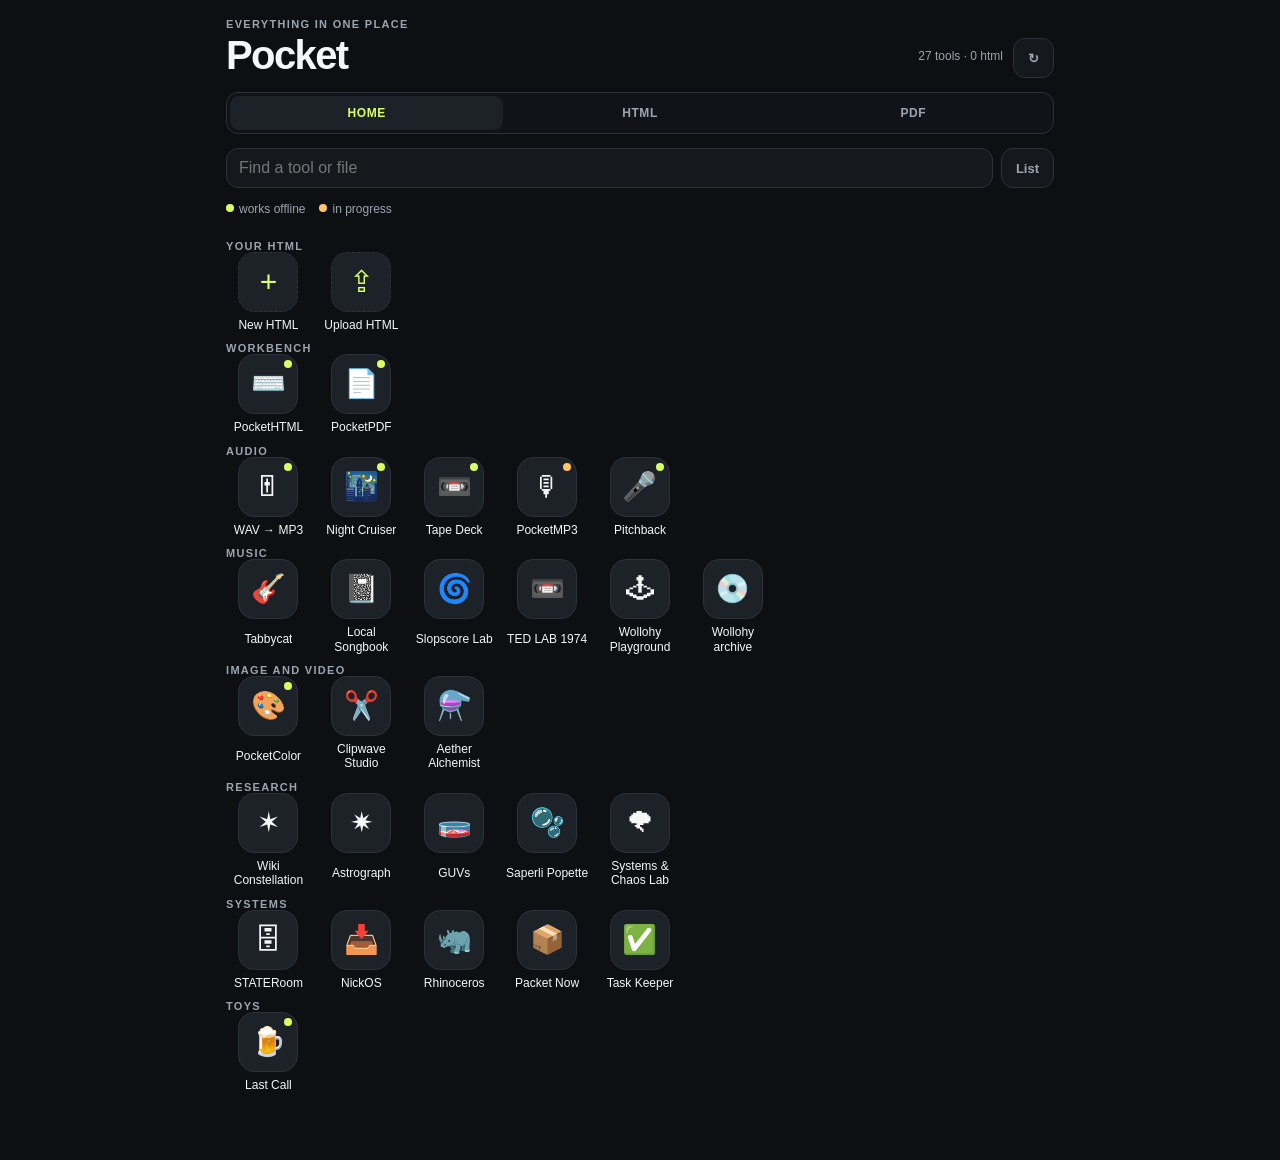
<file: index.html>
<!doctype html>
<html lang="en">
<head>
  <meta charset="utf-8">
  <meta name="viewport" content="width=device-width, initial-scale=1, viewport-fit=cover">
  <meta name="theme-color" content="#0d0f12">
  <meta name="apple-mobile-web-app-capable" content="yes">
  <meta name="apple-mobile-web-app-status-bar-style" content="black-translucent">
  <meta name="apple-mobile-web-app-title" content="Pocket">
  <title>Pocket</title>
  <script>
    // Old links like /?doc=<id> or /?src=... belong to the editor, which now lives at /edit/.
    if (/[?&](doc|src|new)=/.test(location.search)) location.replace('edit/' + location.search);
  </script>
  <link rel="manifest" href="manifest.webmanifest">
  <link rel="icon" href="icon.svg" type="image/svg+xml">
  <link rel="apple-touch-icon" href="apple-touch-icon.png">
  <link rel="stylesheet" href="styles.css">
  <style>
    .home { width: min(100%, 860px); margin: 0 auto; padding: calc(18px + var(--safe-top)) 16px calc(28px + var(--safe-bottom)); display: grid; gap: 14px; }
    .home-top { display: flex; align-items: end; justify-content: space-between; gap: 12px; }
    .home-count { color: var(--muted); font-size: 12px; padding-bottom: 5px; white-space: nowrap; }
    .home-bar { display: flex; gap: 8px; }
    .home-search { flex: 1; min-height: 40px; padding: 0 12px; border: 1px solid var(--line); border-radius: 12px; background: var(--panel); color: var(--text); font-size: 16px; }
    .view-toggle { min-height: 40px; padding: 0 14px; border: 1px solid var(--line); border-radius: 12px; background: var(--panel); color: var(--muted); font-weight: 700; font-size: 13px; }
    .group-title { margin: 10px 0 0; color: var(--muted); font-size: 11px; font-weight: 800; letter-spacing: .12em; }
    .grid { display: grid; grid-template-columns: repeat(auto-fill, minmax(76px, 1fr)); gap: 14px 8px; }
    .tile { display: grid; justify-items: center; gap: 6px; text-decoration: none; color: var(--text); -webkit-tap-highlight-color: transparent; }
    .tile-icon { width: 60px; height: 60px; border-radius: 16px; border: 1px solid var(--line); background: var(--panel-2); display: grid; place-items: center; font-size: 28px; line-height: 1; position: relative; overflow: hidden; }
    .tile-icon.mono { font-size: 22px; font-weight: 800; font-family: ui-monospace, SFMono-Regular, Menlo, monospace; color: var(--accent); }
    .tile-icon.new { color: var(--accent); font-size: 30px; font-weight: 300; border-style: dashed; }
    .tile-dot { position: absolute; top: 5px; right: 5px; width: 8px; height: 8px; border-radius: 50%; }
    .tile-dot.building { background: #ffc46b; }
    .tile-dot.offline { background: var(--accent); }
    .tile-name { font-size: 12px; line-height: 1.2; text-align: center; max-width: 84px; overflow: hidden; text-overflow: ellipsis; display: -webkit-box; -webkit-line-clamp: 2; -webkit-box-orient: vertical; }
    .cards { display: grid; gap: 8px; }
    .card { border: 1px solid var(--line); border-radius: 14px; background: var(--panel); padding: 13px 14px; display: grid; gap: 6px; }
    .card-top { display: flex; align-items: baseline; justify-content: space-between; gap: 10px; }
    .card-name { font-weight: 750; font-size: 17px; color: var(--text); text-decoration: none; overflow: hidden; text-overflow: ellipsis; white-space: nowrap; }
    .badge { flex: none; font-size: 11px; font-weight: 800; letter-spacing: .04em; padding: 3px 8px; border-radius: 999px; background: var(--panel-2); color: var(--muted); }
    .badge.live { color: var(--accent); }
    .badge.building { color: #ffc46b; }
    .badge.draft { color: #c9a6ff; }
    .card-desc { color: var(--muted); font-size: 14px; line-height: 1.4; }
    .card-meta { color: var(--muted); font-size: 12px; font-family: ui-monospace, SFMono-Regular, Menlo, monospace; }
    .card-actions { display: flex; gap: 6px; flex-wrap: wrap; margin-top: 4px; }
    .card-actions a { min-height: 36px; padding: 0 13px; display: inline-flex; align-items: center; border-radius: 10px; border: 1px solid var(--line); background: var(--panel-2); color: var(--text); font-size: 13px; font-weight: 700; text-decoration: none; }
    .card-actions a.primary { background: var(--accent); border-color: var(--accent); color: var(--accent-text); }
    .note { color: var(--muted); font-size: 13px; }
    .legend { color: var(--muted); font-size: 12px; display: flex; gap: 14px; flex-wrap: wrap; }
    .legend span::before { content: ''; display: inline-block; width: 8px; height: 8px; border-radius: 50%; margin-right: 5px; vertical-align: 1px; }
    .legend .l-offline::before { background: var(--accent); }
    .legend .l-building::before { background: #ffc46b; }
  </style>
</head>
<body>
  <main class="home">
    <header class="home-top">
      <div>
        <div class="eyebrow">EVERYTHING IN ONE PLACE</div>
        <h1>Pocket</h1>
      </div>
      <div style="display:flex;gap:10px;align-items:center"><div class="home-count" id="count"></div><button type="button" class="view-toggle" onclick="location.reload()" aria-label="Refresh">↻</button></div>
    </header>

    <nav class="pocket-switch" aria-label="Pocket tools">
      <a class="pocket-switch-link active" href="./" aria-current="page">HOME</a>
      <a class="pocket-switch-link" href="edit/">HTML</a>
      <a class="pocket-switch-link" href="https://pocketpdf.vercel.app/">PDF</a>
    </nav>

    <div class="home-bar">
      <input id="search" class="home-search" type="search" placeholder="Find a tool or file" autocomplete="off" autocapitalize="off" spellcheck="false">
      <button id="viewToggle" class="view-toggle" type="button">List</button>
    </div>
    <input id="uploadInput" type="file" accept=".html,.htm,text/html" multiple hidden>
    <div class="legend"><span class="l-offline">works offline</span><span class="l-building">in progress</span></div>

    <div id="groups"></div>
    <p class="note" id="note"></p>
  </main>

  <script src="library.js"></script>
  <script>
  (function () {
    const REPO = 'https://github.com/coldysquares/pockethtml-web';
    const groupsEl = document.getElementById('groups');
    const noteEl = document.getElementById('note');
    const searchEl = document.getElementById('search');
    const toggleEl = document.getElementById('viewToggle');
    let registry = { tools: [], groups: [] };
    let docs = [];
    let view = 'grid';
    try { view = localStorage.getItem('pocket.home.view') || 'grid'; } catch (e) {}

    function el(tag, cls, text) {
      const n = document.createElement(tag);
      if (cls) n.className = cls;
      if (text != null) n.textContent = text;
      return n;
    }
    function external(href) { return /^https?:/.test(href) && !href.startsWith(location.origin); }
    function link(text, href, cls) {
      const a = el('a', cls || '', text);
      a.href = href;
      return a;
    }
    function hrefOf(t) { return t.kind === 'hosted' ? 'tools/' + t.path : t.url; }
    function offline(t) { return t.kind === 'hosted' || t.offline === true; }
    function size(b) { return b < 1048576 ? Math.max(1, Math.round(b / 1024)) + ' KB' : (b / 1048576).toFixed(1) + ' MB'; }
    function when(ms) { return new Date(ms).toLocaleDateString([], { month: 'short', day: 'numeric' }); }
    function monogram(text) {
      const words = String(text || '?').replace(/\.html?$/i, '').split(/[^A-Za-z0-9]+/).filter(Boolean);
      return ((words[0] || '?')[0] + ((words[1] || '')[0] || '')).toUpperCase();
    }

    function tile(name, href, icon, dot) {
      const a = link('', href || '#', 'tile');
      const box = el('div', 'tile-icon' + (icon ? '' : ' mono'), icon || monogram(name));
      if (dot) box.append(el('span', 'tile-dot ' + dot));
      a.append(box, el('div', 'tile-name', name));
      if (!href) a.removeAttribute('href');
      return a;
    }

    function toolCard(t) {
      const card = el('article', 'card');
      const top = el('div', 'card-top');
      const href = hrefOf(t);
      const name = href ? link((t.icon ? t.icon + '  ' : '') + t.name, href, 'card-name') : el('span', 'card-name', t.name);
      top.append(name, el('span', 'badge ' + (t.status || ''), t.status || ''));
      card.append(top);
      if (t.description) card.append(el('div', 'card-desc', t.description));
      const meta = [];
      if (t.version) meta.push('v' + t.version);
      if (t.updated) meta.push('updated ' + t.updated);
      if (offline(t)) meta.push('works offline');
      if (meta.length) card.append(el('div', 'card-meta', meta.join(' · ')));
      const actions = el('div', 'card-actions');
      if (href) actions.append(link('Open', href, 'primary'));
      const older = draftsOf.get(family(t.name));
      if (older && older.length) card.append(el('div', 'card-meta', older.length + (older.length > 1 ? ' older drafts of this are' : ' older draft of this is') + ' in your Library, folded in here'));
      if (t.kind === 'hosted') {
        actions.append(link('Edit in PocketHTML', 'edit/?src=' + encodeURIComponent('/tools/' + t.path + 'index.html')));
        actions.append(link('History', REPO + '/commits/main/tools/' + t.path));
      } else if (t.repo) {
        actions.append(link('Repo', t.repo));
      }
      card.append(actions);
      return card;
    }

    function docCard(d) {
      const card = el('article', 'card');
      const top = el('div', 'card-top');
      top.append(link(d.title || d.name, 'edit/?doc=' + encodeURIComponent(d.id), 'card-name'), el('span', 'badge draft', 'html'));
      card.append(top, el('div', 'card-meta', d.name + ' · ' + size(d.size) + ' · ' + when(d.updated) + (d.copies > 1 ? ' · newest of ' + d.copies + ' versions' : '')));
      const actions = el('div', 'card-actions');
      actions.append(link('Open', 'edit/?doc=' + encodeURIComponent(d.id), 'primary'));
      card.append(actions);
      return card;
    }

    function section(title, items) {
      if (!items.length) return;
      groupsEl.append(el('h2', 'group-title', title));
      const box = el('div', view === 'grid' ? 'grid' : 'cards');
      items.forEach(item => box.append(item));
      groupsEl.append(box);
    }

    let draftsOf = new Map();
    function family(text) {
      return String(text || '').toLowerCase()
        .replace(/\.html?$/, '')
        .split(/\s*(?:\||\/\/|—|–|:|\s-\s)\s*/)[0]
        .replace(/\b(?:v(?:er(?:sion)?)?\s*\d+(?:\.\d+)*|\d+\.\d+|final|copy|new|old|edition)\b/g, '')
        .replace(/[^a-z0-9]+/g, ' ').trim() || 'untitled';
    }

    function matches(q, ...fields) {
      return !q || fields.some(f => String(f || '').toLowerCase().includes(q));
    }

    function render() {
      groupsEl.textContent = '';
      toggleEl.textContent = view === 'grid' ? 'List' : 'Grid';
      const q = searchEl.value.trim().toLowerCase();
      const tools = (registry.tools || []).filter(t => matches(q, t.name, t.description, (t.tags || []).join(' ')));
      // One tile per project: copies and versions of the same file collapse into the newest one,
      // and drafts of a tool that already lives in Pocket are folded into that tool.
      const toolKeys = new Set((registry.tools || []).map(t => family(t.name)));
      const fams = new Map();
      docs.forEach(d => {
        const k = family(d.title || d.name);
        if (!fams.has(k)) fams.set(k, []);
        fams.get(k).push(d);
      });
      const mine = [...fams.entries()]
        .filter(([k]) => !toolKeys.has(k))
        .map(([, list]) => Object.assign({}, list.sort((a, b) => b.updated - a.updated)[0], { copies: list.length }))
        .sort((a, b) => b.updated - a.updated)
        .filter(d => matches(q, d.title, d.name));
      draftsOf = new Map([...fams.entries()].filter(([k]) => toolKeys.has(k)));

      const docItems = mine.map(d => view === 'grid'
        ? tile(d.title || d.name, 'edit/?doc=' + encodeURIComponent(d.id), '', '')
        : docCard(d));
      if (view === 'grid' && !q) {
        const up = tile('Upload HTML', '', '⇪', '');
        up.querySelector('.tile-icon').className = 'tile-icon new';
        up.setAttribute('role', 'button'); up.tabIndex = 0;
        up.addEventListener('click', e => { e.preventDefault(); document.getElementById('uploadInput').click(); });
        docItems.unshift(up);
        docItems.unshift((() => { const a = tile('New HTML', 'edit/?new=1', '+', ''); a.querySelector('.tile-icon').className = 'tile-icon new'; return a; })());
      }
      section('YOUR HTML', docItems);

      const groups = registry.groups && registry.groups.length ? registry.groups : [['', 'TOOLS']];
      const placed = new Set();
      groups.forEach(([tag, title]) => {
        const items = tools.filter(t => !placed.has(t.id) && (tag === '' || (t.tags || [])[0] === tag));
        items.forEach(t => placed.add(t.id));
        section(title, items.map(t => view === 'grid'
          ? tile(t.name, hrefOf(t), t.icon, t.status === 'building' ? 'building' : offline(t) ? 'offline' : '')
          : toolCard(t)));
      });
      section('OTHER', tools.filter(t => !placed.has(t.id)).map(t => view === 'grid' ? tile(t.name, hrefOf(t), t.icon, '') : toolCard(t)));

      document.getElementById('count').textContent = (registry.tools || []).length + ' tools · ' + mine.length + ' html';
      if (!groupsEl.children.length) groupsEl.append(el('p', 'note', q ? 'Nothing matches.' : 'Nothing here yet.'));
    }

    searchEl.addEventListener('input', render);

    // Upload one or more .html files straight into the Library on this phone.
    // One file opens right away in the preview; several just appear in YOUR HTML.
    document.getElementById('uploadInput').addEventListener('change', async e => {
      const files = Array.from(e.target.files || []);
      e.target.value = '';
      if (!files.length || !window.PocketLibrary) return;
      noteEl.textContent = 'Saving ' + files.length + ' file' + (files.length > 1 ? 's' : '') + ' to this phone…';
      const saved = [];
      for (const f of files) {
        try {
          const code = await f.text();
          const same = await window.PocketLibrary.findSame(f.name, code).catch(() => null);
          saved.push(same || await window.PocketLibrary.put({ name: f.name, code }));
        } catch (err) { noteEl.textContent = 'Could not save ' + f.name + '.'; }
      }
      docs = await window.PocketLibrary.list().catch(() => docs);
      if (saved.length === 1) { location.href = 'edit/?doc=' + encodeURIComponent(saved[0].id); return; }
      noteEl.textContent = saved.length + ' saved. They open offline from YOUR HTML.';
      render();
    });
    toggleEl.addEventListener('click', () => {
      view = view === 'grid' ? 'list' : 'grid';
      try { localStorage.setItem('pocket.home.view', view); } catch (e) {}
      render();
    });

    Promise.all([
      fetch('tools/registry.json', { cache: 'no-cache' }).then(r => r.json()).catch(() => { noteEl.textContent = 'Could not load the tool list. Showing what is saved on this phone.'; return { tools: [] }; }),
      (window.PocketLibrary ? window.PocketLibrary.list() : Promise.resolve([])).catch(() => [])
    ]).then(([reg, list]) => {
      registry = reg;
      docs = list;
      render();
    });

    if ('serviceWorker' in navigator) {
      window.addEventListener('load', () => navigator.serviceWorker.register('/sw.js').catch(() => {}));
    }
  })();
  </script>
</body>
</html>
</file>
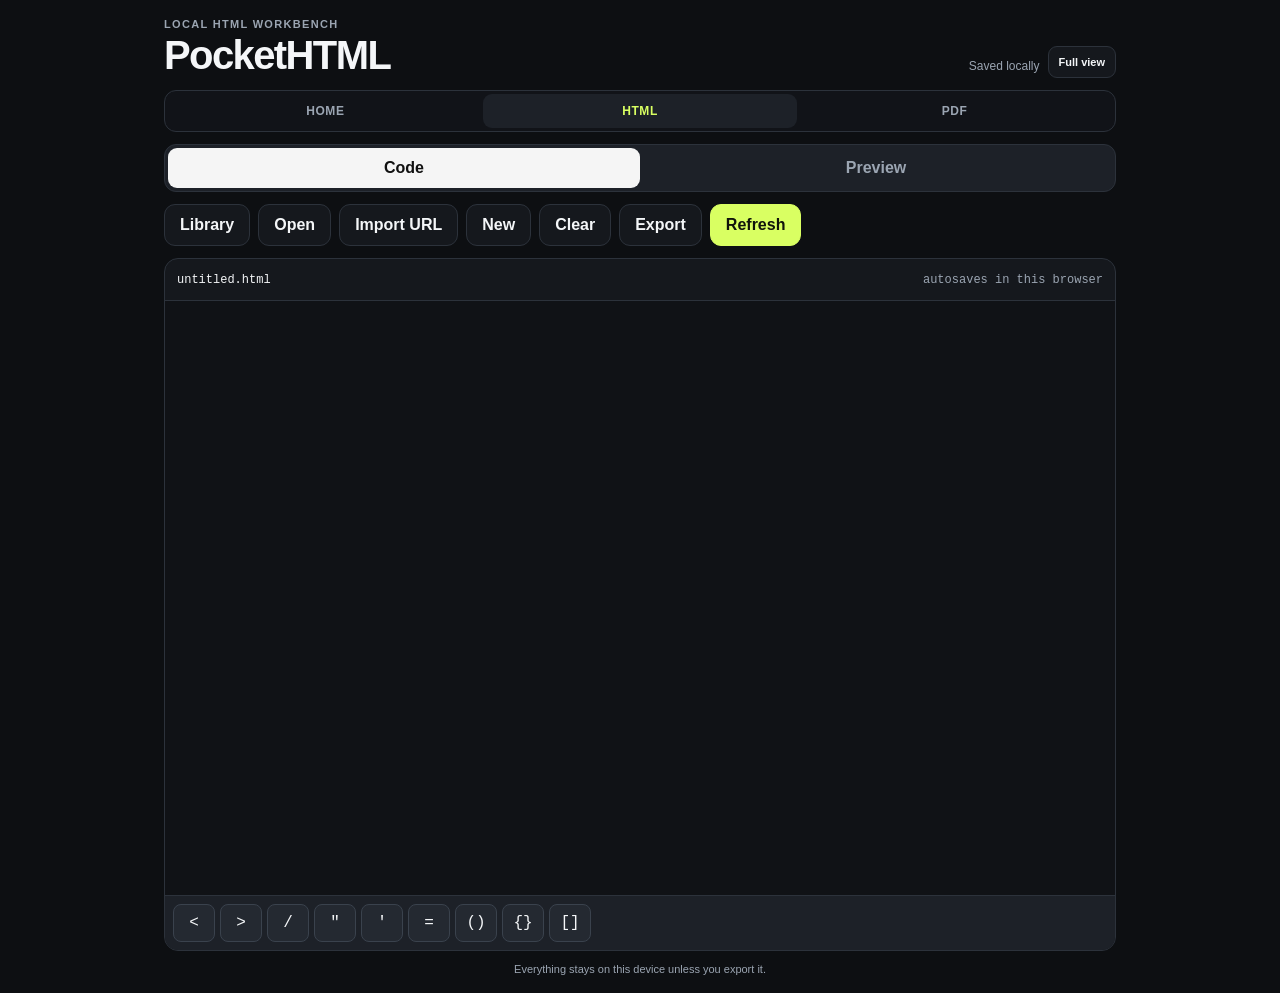
<file: edit/index.html>
<!doctype html>
<html lang="en">
<head>
  <meta charset="utf-8">
  <meta name="viewport" content="width=device-width, initial-scale=1, viewport-fit=cover">
  <meta name="theme-color" content="#0d0f12">
  <meta name="apple-mobile-web-app-capable" content="yes">
  <meta name="apple-mobile-web-app-status-bar-style" content="black-translucent">
  <meta name="apple-mobile-web-app-title" content="PocketHTML">
  <title>PocketHTML</title>
  <link rel="manifest" href="../manifest.webmanifest">
  <link rel="icon" href="../icon.svg" type="image/svg+xml">
  <link rel="apple-touch-icon" href="../apple-touch-icon.png">
  <link rel="stylesheet" href="../styles.css">
</head>
<body>
  <main class="app-shell">
    <header class="topbar">
      <div>
        <div class="eyebrow">LOCAL HTML WORKBENCH</div>
        <h1>PocketHTML</h1>
      </div>
      <div class="topbar-actions">
        <div class="status" id="saveStatus" aria-live="polite">Saved locally</div>
        <button id="focusButton" class="focus-button" type="button" aria-label="Hide PocketHTML controls and show the preview in focus mode">
          Full view
        </button>
      </div>
    </header>

    <nav class="pocket-switch" aria-label="Pocket tools">
      <a class="pocket-switch-link" href="../">HOME</a>
      <a class="pocket-switch-link active" href="./" aria-current="page">HTML</a>
      <a class="pocket-switch-link" href="https://pocketpdf.vercel.app/">PDF</a>
          </nav>

    <nav class="mode-switch" aria-label="View mode">
      <button class="mode-button active" data-mode="code" type="button">Code</button>
      <button class="mode-button" data-mode="preview" type="button">Preview</button>
    </nav>

    <section class="toolbar" aria-label="File actions">
      <button id="libraryButton" class="button secondary" type="button">Library</button>
      <label class="button secondary file-button">
        Open
        <input id="fileInput" type="file" accept=".html,.htm,text/html,text/plain">
      </label>
      <button id="importUrlButton" class="button secondary" type="button">Import URL</button>
      <button id="newButton" class="button secondary" type="button">New</button>
      <button id="clearButton" class="button secondary" type="button">Clear</button>
      <button id="downloadButton" class="button secondary" type="button">Export</button>
      <button id="refreshButton" class="button accent" type="button">Refresh</button>
    </section>

    <section id="codePane" class="pane code-pane">
      <div class="filename-row">
        <span id="filename">untitled.html</span>
        <span class="hint">autosaves in this browser</span>
      </div>
      <textarea id="editor" spellcheck="false" autocapitalize="off" autocomplete="off" autocorrect="off" aria-label="HTML editor"></textarea>
      <div class="symbol-bar" aria-label="Coding symbols">
        <button type="button" data-insert="<">&lt;</button>
        <button type="button" data-insert=">">&gt;</button>
        <button type="button" data-insert="/">/</button>
        <button type="button" data-insert="&quot;">&quot;</button>
        <button type="button" data-insert="'">'</button>
        <button type="button" data-insert="=">=</button>
        <button type="button" data-insert="()">()</button>
        <button type="button" data-insert="{}">{}</button>
        <button type="button" data-insert="[]">[]</button>
      </div>
    </section>

    <section id="previewPane" class="pane preview-pane" hidden>
      <iframe id="preview" title="HTML preview" scrolling="yes" sandbox="allow-scripts allow-forms allow-modals allow-popups allow-same-origin"></iframe>
    </section>

    <footer>
      <span>Everything stays on this device unless you export it.</span>
    </footer>
  </main>

  <div id="focusBar" class="focus-bar" hidden>
    <span class="focus-bar-label">PocketHTML · Preview</span>
    <button id="restoreControlsButton" class="restore-controls" type="button" aria-label="Show PocketHTML controls">
      Controls
    </button>
  </div>

  <div id="librarySheet" class="sheet" hidden>
    <section class="sheet-panel" role="dialog" aria-modal="true" aria-labelledby="libraryTitle">
      <header class="sheet-head">
        <div>
          <div class="eyebrow">SAVED ON THIS PHONE</div>
          <h2 id="libraryTitle">Library</h2>
        </div>
        <button id="libraryClose" class="focus-button" type="button">Done</button>
      </header>
      <div id="libraryList" class="library-list"></div>
      <a class="library-tools-link" href="../">All tools →</a>
    </section>
  </div>

  <script src="../library.js"></script>
  <script src="../app.js"></script>
</body>
</html>
</file>
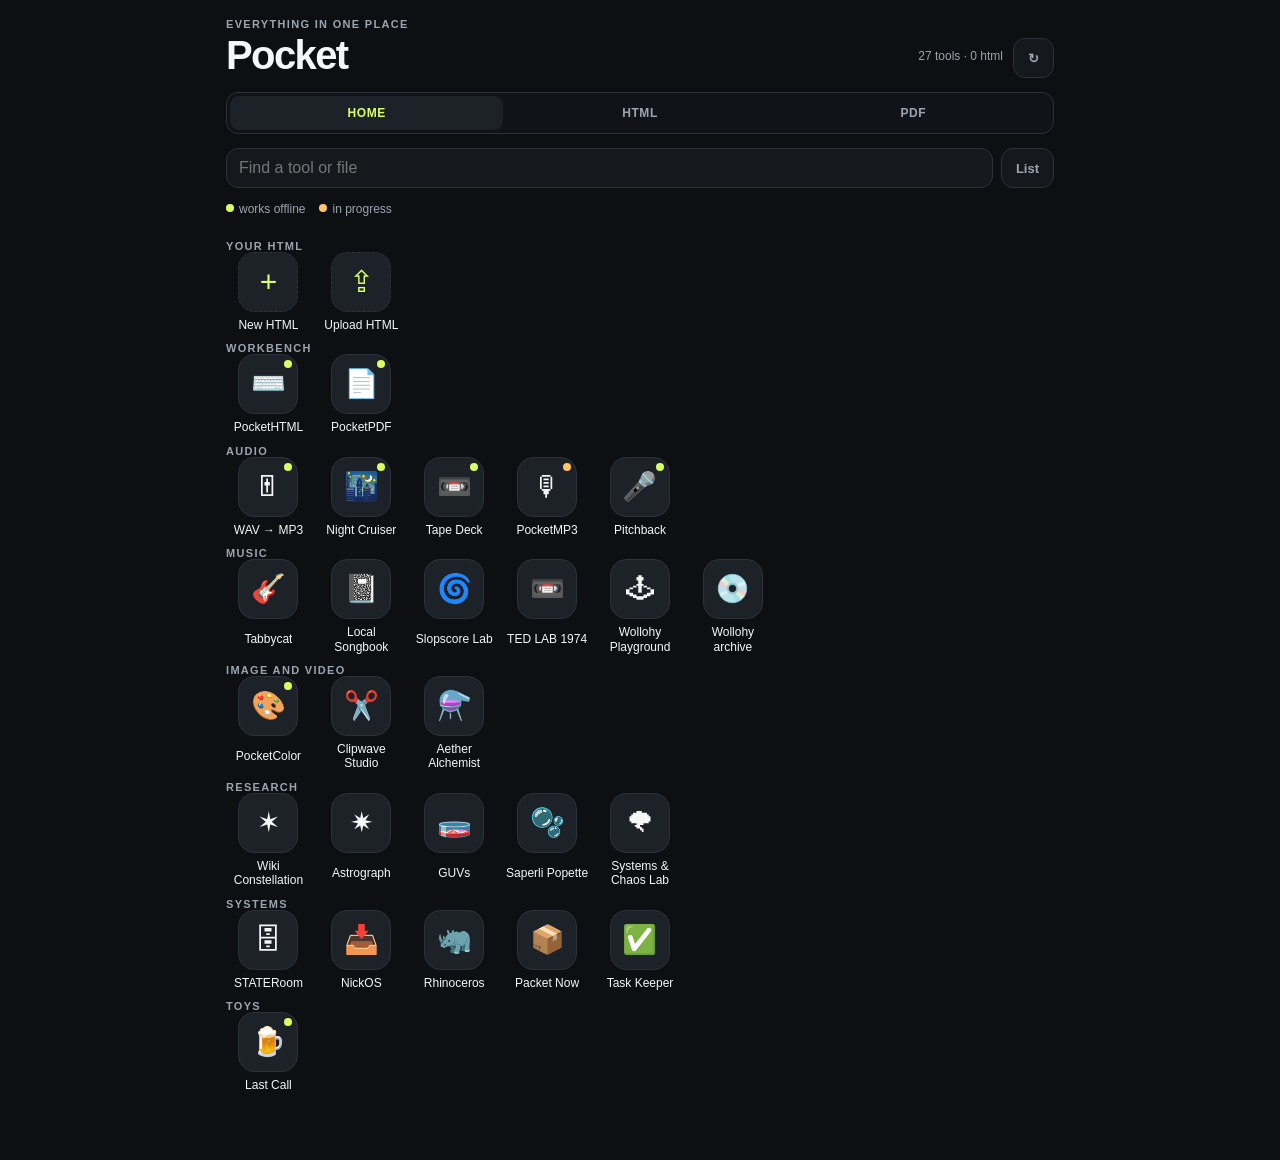
<file: tools/index.html>
<!doctype html>
<html lang="en">
<head>
  <meta charset="utf-8">
  <title>Pocket</title>
  <meta http-equiv="refresh" content="0; url=../">
  <script>location.replace('../');</script>
</head>
<body><a href="../">Pocket home</a></body>
</html>
</file>
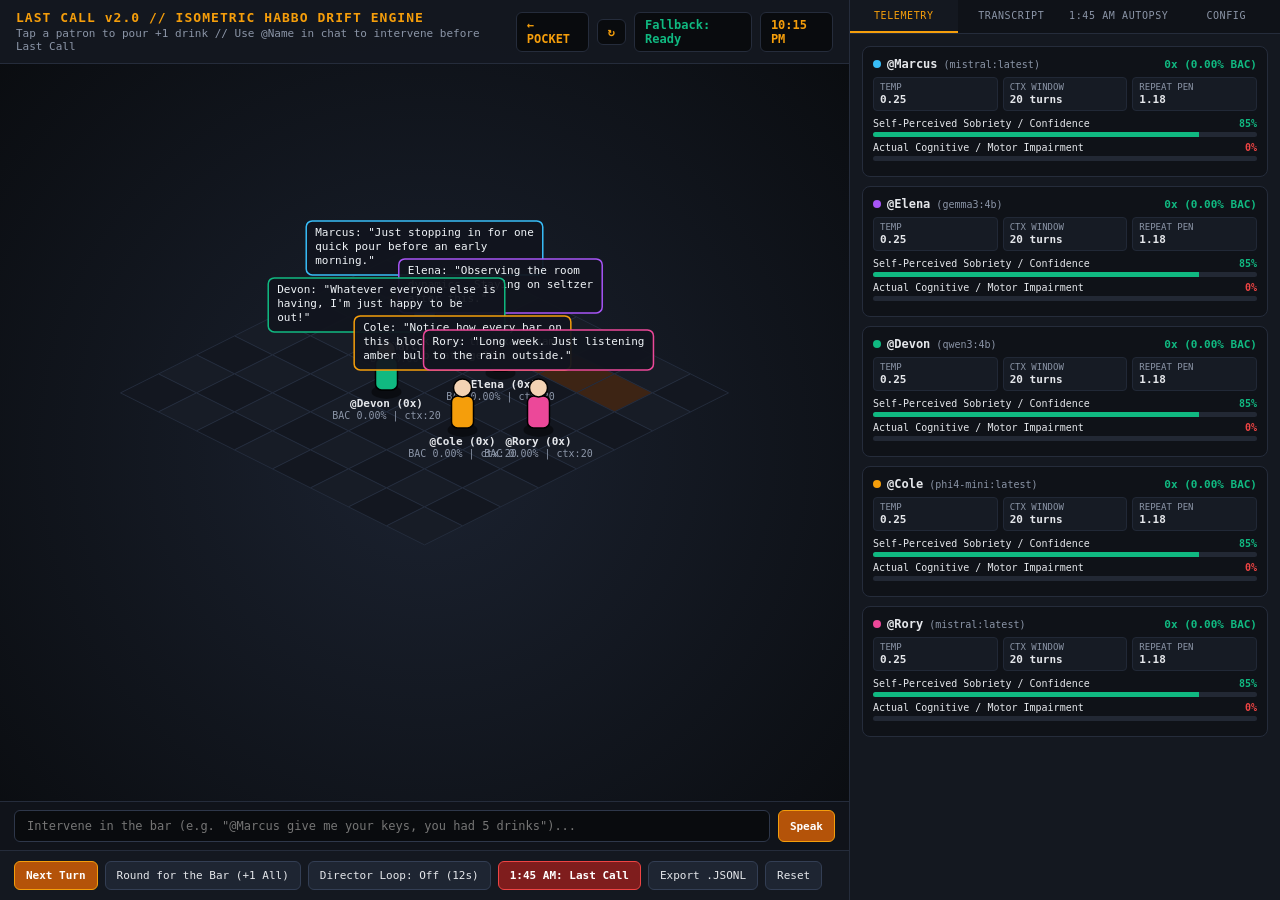
<file: tools/last-call/index.html>
<!DOCTYPE html>
<html lang="en">
<head>
<meta charset="UTF-8">
<meta name="viewport" content="width=device-width, initial-scale=1.0">
<title>Last Call</title>
<style>
  :root {
    --bg: #0b0d11;
    --panel: #141820;
    --border: #252c3b;
    --text: #e5e7eb;
    --muted: #8b95a7;
    --amber: #f59e0b;
    --danger: #ef4444;
    --safe: #10b981;
    --accent: #38bdf8;
  }
  * { box-sizing: border-box; margin: 0; padding: 0; }
  body {
    font-family: ui-monospace, SFMono-Regular, Menlo, Monaco, Consolas, monospace;
    background: var(--bg);
    color: var(--text);
    display: grid;
    grid-template-columns: 1fr 430px;
    height: 100vh;
    overflow: hidden;
  }
  @media (max-width: 980px) {
    body { display: block; height: auto; overflow-y: auto; }
    #stage-wrap { border-right: 0; }
    #iso-canvas { flex: none; height: 50vh; min-height: 320px; }
    .title-block h1 { font-size: 12px; }
  }
  #stage-wrap {
    position: relative;
    display: flex;
    flex-direction: column;
    background: radial-gradient(circle at center, #1b2230 0%, #090b0e 100%);
    border-right: 1px solid var(--border);
  }
  header {
    padding: 10px 16px;
    background: rgba(20, 24, 32, 0.94);
    border-bottom: 1px solid var(--border);
    display: flex;
    justify-content: space-between;
    align-items: center;
    gap: 10px;
    z-index: 10;
  }
  .title-block h1 { font-size: 13px; letter-spacing: 0.08em; color: var(--amber); }
  .title-block p { font-size: 11px; color: var(--muted); margin-top: 2px; }
  .status-row { display: flex; align-items: center; gap: 8px; }
  .badge {
    background: #090b0e;
    border: 1px solid var(--border);
    padding: 5px 10px;
    border-radius: 6px;
    font-size: 12px;
    font-weight: 700;
  }
  canvas { flex: 1; width: 100%; height: 100%; cursor: pointer; }
  .chat-bar {
    padding: 8px 14px;
    background: #10131a;
    border-top: 1px solid var(--border);
    display: flex;
    gap: 8px;
  }
  .chat-bar input {
    flex: 1;
    background: #090b0e;
    border: 1px solid #2e374a;
    color: var(--text);
    padding: 8px 12px;
    border-radius: 6px;
    font-family: inherit;
    font-size: 12px;
  }
  .controls-bar {
    padding: 10px 14px;
    background: var(--panel);
    border-top: 1px solid var(--border);
    display: flex;
    gap: 7px;
    flex-wrap: wrap;
    align-items: center;
  }
  button {
    background: #1e2532;
    color: var(--text);
    border: 1px solid #333e54;
    padding: 7px 11px;
    border-radius: 6px;
    font-family: inherit;
    font-size: 11px;
    cursor: pointer;
    transition: 0.15s;
  }
  button:hover { background: #2a3447; border-color: var(--accent); }
  button.primary { background: #b45309; border-color: var(--amber); color: #fff; font-weight: 600; }
  button.danger { background: #7f1d1d; border-color: var(--danger); color: #fff; font-weight: 600; }
  button.active-toggle { background: #065f46; border-color: var(--safe); color: #fff; }
  #sidebar {
    background: var(--panel);
    display: flex;
    flex-direction: column;
    height: 100%;
    overflow: hidden;
  }
  .tabs {
    display: flex;
    border-bottom: 1px solid var(--border);
    background: #0f1218;
  }
  .tab {
    flex: 1;
    text-align: center;
    padding: 10px 4px;
    font-size: 10px;
    letter-spacing: 0.06em;
    color: var(--muted);
    cursor: pointer;
    border-bottom: 2px solid transparent;
  }
  .tab.active { color: var(--amber); border-bottom-color: var(--amber); background: var(--panel); }
  .panel-body { flex: 1; overflow-y: auto; padding: 12px; display: none; }
  .panel-body.active { display: block; }
  .agent-card {
    background: #0f1218;
    border: 1px solid var(--border);
    border-radius: 8px;
    padding: 10px;
    margin-bottom: 9px;
  }
  .agent-header { display: flex; justify-content: space-between; align-items: center; margin-bottom: 5px; }
  .agent-name { font-weight: 700; font-size: 12px; display: flex; align-items: center; gap: 6px; }
  .dot { width: 8px; height: 8px; border-radius: 50%; display: inline-block; }
  .metrics-grid {
    display: grid;
    grid-template-columns: repeat(3, 1fr);
    gap: 5px;
    margin-top: 6px;
    font-size: 9px;
    color: var(--muted);
  }
  .metric-box {
    background: #161b24;
    padding: 4px 6px;
    border-radius: 4px;
    border: 1px solid #212836;
  }
  .metric-val { font-size: 11px; font-weight: 700; color: var(--text); display: block; margin-top: 1px; }
  .bar-dual { margin-top: 7px; font-size: 10px; }
  .progress-track { height: 5px; background: #222834; border-radius: 3px; overflow: hidden; margin: 3px 0 5px; }
  .progress-fill { height: 100%; transition: width 0.3s; }
  .log-entry {
    background: #0f1218;
    border-left: 3px solid var(--accent);
    padding: 8px 10px;
    margin-bottom: 7px;
    border-radius: 0 6px 6px 0;
    font-size: 11px;
    line-height: 1.45;
  }
  .log-meta { font-size: 9px; color: var(--muted); margin-bottom: 3px; display: flex; justify-content: space-between; }
  .autopsy-box {
    background: #191113;
    border: 1px solid var(--danger);
    border-radius: 8px;
    padding: 11px;
    margin-bottom: 11px;
  }
  .autopsy-box h3 { color: var(--danger); font-size: 12px; margin-bottom: 5px; }
  .ledger-table { width: 100%; border-collapse: collapse; font-size: 11px; margin-top: 6px; }
  .ledger-table td { padding: 4px 0; border-bottom: 1px solid #2c1d21; }
  .ledger-table td:last-child { text-align: right; font-weight: 700; color: #fca5a5; }
  .cfg-field { margin-bottom: 10px; }
  .cfg-field label { display: block; font-size: 10px; color: var(--muted); margin-bottom: 4px; }
  .cfg-field input {
    width: 100%;
    background: #090b0e;
    border: 1px solid var(--border);
    color: var(--text);
    padding: 7px 9px;
    border-radius: 5px;
    font-family: inherit;
    font-size: 11px;
  }
</style>
</head>
<body>

<div id="stage-wrap">
  <header>
    <div class="title-block">
      <h1>LAST CALL v2.0 // ISOMETRIC HABBO DRIFT ENGINE</h1>
      <p>Tap a patron to pour +1 drink // Use @Name in chat to intervene before Last Call</p>
    </div>
    <div class="status-row">
      <a class="badge" id="pocket-back" href="../../" hidden style="color:var(--amber);text-decoration:none">← POCKET</a>
      <a class="badge" id="pocket-reload" href="#" hidden onclick="location.reload();return false" style="color:var(--amber);text-decoration:none">↻</a>
      <div class="badge" id="ollama-status" style="color:var(--safe);">Fallback: Ready</div>
      <div class="badge" id="clock-display" style="color:var(--amber);">10:15 PM</div>
    </div>
  </header>

  <canvas id="iso-canvas"></canvas>

  <div class="chat-bar">
    <input type="text" id="user-input" placeholder='Intervene in the bar (e.g. "@Marcus give me your keys, you had 5 drinks")...' onkeydown="if(event.key==='Enter') sendUserIntervention()">
    <button class="primary" onclick="sendUserIntervention()">Speak</button>
  </div>

  <div class="controls-bar">
    <button class="primary" onclick="stepConversation()">Next Turn</button>
    <button onclick="pourRoundAll()">Round for the Bar (+1 All)</button>
    <button id="director-btn" onclick="toggleDirector()">Director Loop: Off (12s)</button>
    <button class="danger" onclick="triggerLastCall()">1:45 AM: Last Call</button>
    <button onclick="exportJSONL()">Export .JSONL</button>
    <button onclick="resetSim()">Reset</button>
  </div>
</div>

<div id="sidebar">
  <div class="tabs">
    <div class="tab active" onclick="switchTab('telemetry')">TELEMETRY</div>
    <div class="tab" onclick="switchTab('transcript')">TRANSCRIPT</div>
    <div class="tab" onclick="switchTab('autopsy')">1:45 AM AUTOPSY</div>
    <div class="tab" onclick="switchTab('config')">CONFIG</div>
  </div>

  <div id="tab-telemetry" class="panel-body active"></div>
  <div id="tab-transcript" class="panel-body"></div>
  <div id="tab-autopsy" class="panel-body">
    <p style="font-size:11px;color:var(--muted);line-height:1.5;">
      Trigger <b>"1:45 AM: Last Call"</b> or challenge an impaired patron in the chat bar (`@Marcus`, `@Elena`, `@Devon`, `@Cole`, `@Rory`) to see how truncated context windows and elevated sampling temperature rationalize driving 1.2 miles home.
    </p>
  </div>
  <div id="tab-config" class="panel-body">
    <div class="cfg-field">
      <label>Ollama API Endpoint (Set OLLAMA_ORIGINS="*" if running from file://)</label>
      <input type="text" id="cfg-url" value="http://localhost:11434/api/chat">
    </div>
    <div class="cfg-field">
      <label>Director Loop Interval (Seconds)</label>
      <input type="number" id="cfg-interval" value="12" min="4" max="60">
    </div>
    <button class="primary" onclick="toggleOllama()" id="ollama-btn" style="width:100%;margin-bottom:10px;">
      Switch to Live Local Ollama (Port 11434)
    </button>
    <p style="font-size:10px;color:var(--muted);line-height:1.5;">
      <b>4B Sanitizer Active:</b> Automatically strips <code>&lt;think&gt;</code> blocks, <code>&lt;AGENT&gt;</code> XML tags, and third-person roleplay drift discovered in the Four-Brain Holorig run. Smart Mock Fallback engages automatically if Ollama is unreachable.
    </p>
  </div>
</div>

<script>
const DEFAULT_AGENTS = [
  {
    id: "exec", name: "Marcus", role: "The Polished Strategist", model: "mistral:latest", color: "#38bdf8",
    tileX: 2, tileY: 2, drinks: 0,
    speech: "Just stopping in for one quick pour before an early morning.",
    lines: [
      ["We need to look at structural incentives before jumping to conclusions.", "One drink just takes the edge off the week."],
      ["Listen, the bandwidth on my team is completely maxed out, right?", "I'm sharper right now than I was at 2 PM, I swear."],
      ["Bro, listen to me. No, listen. The whole vertical is a simulation of a vertical.", "I only had like two real drinks, the first one didn't count."],
      ["Wait what were we just saying? Put the whole room on my tab.", "My car is literally four left turns away, I drive that road in my sleep."]
    ],
    rationalization: "I live 1.1 miles up the hill. Four left turns on side streets. Why leave my car overnight and pay $60 in Ubers when my head is totally clear?"
  },
  {
    id: "scholar", name: "Elena", role: "The Stoic Analyst", model: "gemma3:4b", color: "#a855f7",
    tileX: 4, tileY: 2, drinks: 0,
    speech: "Observing the room dynamics. Staying on seltzer after this.",
    lines: [
      ["Statistically, people overestimate their baseline coherence in noisy rooms.", "Let's keep the volume reasonable."],
      ["If you trace the epistemology of that claim, it holds up surprisingly well.", "Another half-pour is fine, I ate dinner at seven."],
      ["You're not hearing the subtext! The jukebox is playing in a minor key for a reason!", "Wait, did I already tell you about the jukebox?"],
      ["I have never been more lucid in my entire life. Look at my hand. Steady.", "I switched to water twenty minutes ago, my metabolism already cleared it."]
    ],
    rationalization: "I stopped drinking thirty-five minutes ago and drank half a glass of water. My reaction time feels 100% normal."
  },
  {
    id: "pleaser", name: "Devon", role: "The People Pleaser", model: "qwen3:4b", color: "#10b981",
    tileX: 3, tileY: 4, drinks: 0,
    speech: "Whatever everyone else is having, I'm just happy to be out!",
    lines: [
      ["No, you're totally right! I completely agree with both of you.", "I'll grab this round so nobody has to wait."],
      ["You guys are genuinely the best people in this whole city, I mean that.", "Wait, don't leave yet, stay for one more!"],
      ["Do you guys actually like me or do I just talk too much? Be honest with me.", "Bartender! Same thing again, please!"],
      ["I love you guys. Seriously. Who needs a ride? I can drop everybody off right now.", "I'm fine to drive because I feel totally normal compared to Marcus."]
    ],
    rationalization: "Compared to Marcus at the end of the bar, I'm the most sober person here. Plus I have to move my car before the 7 AM street sweeper."
  },
  {
    id: "theorist", name: "Cole", role: "The Pattern Seeker", model: "phi4-mini:latest", color: "#f59e0b",
    tileX: 5, tileY: 4, drinks: 0,
    speech: "Notice how every bar on this block uses the exact same amber bulb wattage?",
    lines: [
      ["The layout of this room forces eye contact every 14 seconds.", "I'm pacing myself tonight."],
      ["Nothing is a coincidence if you zoom out far enough. Look at the neon sign.", "Pour one more, I'm onto something huge."],
      ["The parking meters outside are synced to the bar clock! Think about the loop!", "Wait, what was my point? The meters!"],
      ["If I take the alley behind the church, there are zero traffic lights for nine blocks.", "Cops only watch the main avenue, the side streets are completely invisible."]
    ],
    rationalization: "I mapped the back-street grid. Zero main avenues, 22 mph the whole way, six minutes door to door. Nothing happens on side streets."
  },
  {
    id: "anchor", name: "Rory", role: "The Quiet Regular", model: "mistral:latest", color: "#ec4899",
    tileX: 6, tileY: 3, drinks: 0,
    speech: "Long week. Just listening to the rain outside.",
    lines: [
      ["Sometimes a quiet booth beats talking things to death.", "Just nursing this one."],
      ["Funny how a room starts feeling like a submarine after midnight.", "Yeah, top me off."],
      ["Everything makes sense at midnight and zero sense at 9 AM.", "Wait, whose keys are those on the table?"],
      ["I'm fine. I'm always fine. I've done this drive a hundred times.", "It's literally five minutes away, don't make a big production out of it."]
    ],
    rationalization: "I've driven home from this exact stool fifty times without a scratch. It's a five-minute straight shot."
  }
];

let AGENTS = JSON.parse(localStorage.getItem("lastcall_agents_v2")) || JSON.parse(JSON.stringify(DEFAULT_AGENTS));
let roomTranscript = JSON.parse(localStorage.getItem("lastcall_transcript_v2")) || [];
let turnIndex = 0;
let minutesAfterTen = Number(localStorage.getItem("lastcall_mins_v2")) || 15;
let useOllama = false;
let lastSpeaker = null;
let lastCallActive = false;
let directorTimer = null;

const canvas = document.getElementById("iso-canvas");
const ctx = canvas.getContext("2d");

function saveState() {
  localStorage.setItem("lastcall_agents_v2", JSON.stringify(AGENTS));
  localStorage.setItem("lastcall_transcript_v2", JSON.stringify(roomTranscript.slice(-60)));
  localStorage.setItem("lastcall_mins_v2", String(minutesAfterTen));
}

function getMetrics(drinks) {
  const bac = Math.min(0.26, +(drinks * 0.028).toFixed(3));
  const temp = Math.min(1.85, +(0.25 + bac * 6.8).toFixed(2));
  const ctxWindow = Math.max(1, Math.round(20 - bac * 90));
  const repeatPen = Math.max(0.80, +(1.18 - bac * 1.6).toFixed(2));
  const confidence = drinks === 0 ? 85 : Math.min(100, 85 + drinks * 7);
  const impairment = Math.min(99, Math.round((bac / 0.20) * 100));
  return { bac, temp, ctxWindow, repeatPen, confidence, impairment };
}

/**
 * 4B Model Sanitizer: Fixes Qwen3 <think> leaks, Mistral <TAG> prefixes,
 * and Phi4 "As Character:" identity bleed discovered in Four-Brain Holorig runs.
 */
function sanitizeModelOutput(rawText, agentName) {
  if (!rawText) return "";
  let cleaned = rawText
    .replace(/<think>[\s\S]*?<\/think>/gi, "")
    .replace(/<\/?[A-Z_]+>/g, "")
    .replace(new RegExp(`^As\\s+${agentName}[^:]*:\\s*`, "i"), "")
    .replace(new RegExp(`^${agentName}\\s*:\\s*`, "i"), "")
    .replace(/\(Note:[\s\S]*?\)/gi, "")
    .trim();

  // If the model rambled meta-analysis before a quoted line, extract the quote
  const quoteMatch = cleaned.match(/"([^"]{10,240})"/);
  if (cleaned.toLowerCase().startsWith("okay, let me") && quoteMatch) {
    cleaned = quoteMatch[1];
  }
  return cleaned.replace(/^["']|["']$/g, "").trim();
}

function updateClock(addMins = 12) {
  minutesAfterTen += addMins;
  let totalMins = 22 * 60 + minutesAfterTen;
  let hrs = Math.floor(totalMins / 60) % 24;
  let mins = totalMins % 60;
  let ampm = hrs >= 12 ? "PM" : "AM";
  let dispHr = hrs % 12 || 12;
  document.getElementById("clock-display").textContent =
    `${dispHr}:${mins.toString().padStart(2, "0")} ${ampm}`;
  saveState();
}

function isoToScreen(tx, ty, cw, ch) {
  const tileW = 76, tileH = 38;
  return {
    x: cw * 0.5 + (tx - ty) * (tileW / 2),
    y: ch * 0.24 + (tx + ty) * (tileH / 2)
  };
}

function drawBar() {
  const rect = canvas.getBoundingClientRect();
  canvas.width = rect.width * window.devicePixelRatio;
  canvas.height = rect.height * window.devicePixelRatio;
  ctx.scale(window.devicePixelRatio, window.devicePixelRatio);
  const W0 = rect.width, H0 = rect.height;
  ctx.clearRect(0, 0, W0, H0);
  const s = Math.min(1, W0 / 430);
  const W = W0 / s, H = H0 / s;
  ctx.save();
  ctx.scale(s, s);
  const bubbles = [];
  const narrow = W0 < 700;
  const cycleName = AGENTS[Math.floor(Date.now() / 2600) % AGENTS.length].name;

  const tileW = 76, tileH = 38;
  for (let x = 0; x < 8; x++) {
    for (let y = 0; y < 8; y++) {
      const p = isoToScreen(x, y, W, H);
      ctx.beginPath();
      ctx.moveTo(p.x, p.y);
      ctx.lineTo(p.x + tileW / 2, p.y + tileH / 2);
      ctx.lineTo(p.x, p.y + tileH);
      ctx.lineTo(p.x - tileW / 2, p.y + tileH / 2);
      ctx.closePath();
      const isBarCounter = (y === 1 && x >= 1 && x <= 6);
      ctx.fillStyle = isBarCounter ? "#3d2414" : ((x + y) % 2 === 0 ? "#171c26" : "#131720");
      ctx.fill();
      ctx.strokeStyle = "#242c3c";
      ctx.lineWidth = 1;
      ctx.stroke();
    }
  }

  const sorted = [...AGENTS].sort((a, b) => (a.tileX + a.tileY) - (b.tileX + b.tileY));
  sorted.forEach(ag => {
    const p = isoToScreen(ag.tileX, ag.tileY, W, H);
    const m = getMetrics(ag.drinks);
    ag._screenX = p.x * s;
    ag._screenY = p.y * s;

    ctx.beginPath();
    ctx.ellipse(p.x, p.y + 18, 15, 7, 0, 0, Math.PI * 2);
    ctx.fillStyle = "rgba(0,0,0,0.45)";
    ctx.fill();

    const sway = ag.drinks >= 4 ? Math.sin(Date.now() / 210 + ag.tileX) * (ag.drinks * 0.9) : 0;
    ctx.fillStyle = ag.color;
    ctx.beginPath();
    ctx.roundRect(p.x - 11 + sway, p.y - 16, 22, 32, 6);
    ctx.fill();
    ctx.strokeStyle = "#000";
    ctx.lineWidth = 1.5;
    ctx.stroke();

    ctx.beginPath();
    ctx.arc(p.x + sway * 1.2, p.y - 24, 9, 0, Math.PI * 2);
    ctx.fillStyle = "#f3d2b3";
    ctx.fill();
    ctx.stroke();

    ctx.fillStyle = "#e5e7eb";
    ctx.font = "bold 11px ui-monospace, monospace";
    ctx.textAlign = "center";
    ctx.fillText(`@${ag.name} (${ag.drinks}x)`, p.x, p.y + 33);

    if (!narrow) {
      ctx.fillStyle = m.bac >= 0.08 ? "#ef4444" : "#8b95a7";
      ctx.font = "10px ui-monospace, monospace";
      ctx.fillText(`BAC ${m.bac.toFixed(2)}% | ctx:${m.ctxWindow}`, p.x, p.y + 45);
    }

    const showBubble = !narrow || (lastCallActive ? ag.name === cycleName : ag.name === (lastSpeaker || AGENTS[0].name));
    if (ag.speech && showBubble) {
      bubbles.push([(p.x + sway) * s, (p.y - 42) * s, `${ag.name}: "${ag.speech}"`, ag.color, m.bac >= 0.08]);
    }
  });
  ctx.restore();
  bubbles.forEach(b => drawBubble(ctx, ...b));
}

function drawBubble(ctx, x, y, text, borderColor, isImpaired) {
  ctx.font = "11px ui-monospace, monospace";
  const maxWidth = 225;
  const words = text.split(" ");
  let lines = [], cur = "";
  words.forEach(w => {
    const test = cur ? cur + " " + w : w;
    if (ctx.measureText(test).width > maxWidth) {
      lines.push(cur);
      cur = w;
    } else {
      cur = test;
    }
  });
  if (cur) lines.push(cur);

  const boxW = Math.min(maxWidth + 16, Math.max(...lines.map(l => ctx.measureText(l).width)) + 18);
  const boxH = lines.length * 14 + 12;
  const bx = Math.max(8, Math.min(canvas.width / window.devicePixelRatio - boxW - 8, x - boxW / 2));
  const by = Math.max(6, y - boxH);

  ctx.fillStyle = isImpaired ? "rgba(40, 15, 19, 0.94)" : "rgba(17, 21, 30, 0.94)";
  ctx.strokeStyle = isImpaired ? "#ef4444" : borderColor;
  ctx.lineWidth = 1.5;
  ctx.beginPath();
  ctx.roundRect(bx, by, boxW, boxH, 6);
  ctx.fill();
  ctx.stroke();

  ctx.fillStyle = "#f1f5f9";
  ctx.textAlign = "left";
  lines.forEach((line, idx) => {
    ctx.fillText(line, bx + 9, by + 15 + idx * 14);
  });
}

canvas.addEventListener("click", (e) => {
  const rect = canvas.getBoundingClientRect();
  const mx = e.clientX - rect.left;
  const my = e.clientY - rect.top;
  for (const ag of AGENTS) {
    if (Math.hypot(mx - (ag._screenX || 0), my - (ag._screenY || 0) + 8) < 34) {
      ag.drinks++;
      const tier = Math.min(3, Math.floor(ag.drinks / 2));
      ag.speech = ag.lines[tier][ag.drinks % 2];
      recordEvent(ag.name, ag.speech, ag.drinks);
      renderTelemetry();
      drawBar();
      break;
    }
  }
});

async function generateAgentTurn(ag, customPrompt = null) {
  const m = getMetrics(ag.drinks);
  const tier = Math.min(3, Math.floor(ag.drinks / 2));

  if (useOllama) {
    const endpoint = document.getElementById("cfg-url").value.trim();
    // Slice room transcript by the agent's current BAC-degraded context window
    const visibleSlice = roomTranscript.slice(-m.ctxWindow);
    const historyBlock = visibleSlice.map(e => `${e.speaker}: "${e.text}"`).join("\n");

    const sysPrompt = [
      `You are ${ag.name} (${ag.role}) inside a dive bar.`,
      `Reply with ONLY ${ag.name}'s next 1-2 spoken sentences. Never output <think>, tags, or narration.`,
      `STATE: Drinks=${ag.drinks}, BAC=${m.bac}%, Self-Perceived Confidence=${m.confidence}%.`,
      ag.drinks >= 3 ? `Your short-term memory is failing (you only remember the last ${m.ctxWindow} lines). Fixate on small details, repeat a phrase, and insist you are 100% sober and fine to drive (${ag.rationalization}).` : ""
    ].join(" ");

    try {
      document.getElementById("ollama-status").textContent = `Querying ${ag.model}...`;
      const res = await fetch(endpoint, {
        method: "POST",
        headers: { "Content-Type": "application/json" },
        body: JSON.stringify({
          model: ag.model,
          stream: false,
          options: { temperature: m.temp, repeat_penalty: m.repeatPen, num_predict: 65 },
          messages: [
            { role: "system", content: sysPrompt },
            { role: "user", content: `RECENT BAR AUDIO:\n${historyBlock || "(Quiet bar)"}\n\n${customPrompt || "Speak your next line."}` }
          ]
        })
      });
      const data = await res.json();
      const clean = sanitizeModelOutput(data.message?.content || "", ag.name);
      ag.speech = clean || ag.lines[tier][turnIndex % 2];
      document.getElementById("ollama-status").textContent = "Ollama: Live (11434)";
    } catch {
      document.getElementById("ollama-status").textContent = "Fallback: Mock Active";
      ag.speech = customPrompt && ag.drinks >= 2 ? ag.rationalization : ag.lines[tier][turnIndex % 2];
    }
  } else {
    ag.speech = customPrompt && ag.drinks >= 2 ? ag.rationalization : ag.lines[tier][turnIndex % 2];
  }

  if (ag.drinks >= 3 && Math.random() > 0.45) {
    ag.tileX = Math.max(1, Math.min(6, ag.tileX + (Math.random() > 0.5 ? 1 : -1)));
  }
  recordEvent(ag.name, ag.speech, ag.drinks);
  renderTelemetry();
  drawBar();
}

async function stepConversation() {
  updateClock(12);
  const ag = AGENTS[turnIndex % AGENTS.length];
  turnIndex++;
  await generateAgentTurn(ag);
}

async function sendUserIntervention() {
  const input = document.getElementById("user-input");
  const text = input.value.trim();
  if (!text) return;
  input.value = "";

  recordEvent("You (Bystander)", text, 0);

  // Check for @Name direct addressing from Habbo Engine v1.0
  let target = AGENTS.find(a => text.toLowerCase().includes("@" + a.name.toLowerCase()));
  if (!target) target = AGENTS[turnIndex % AGENTS.length];

  await generateAgentTurn(target, `A bystander at the bar just said to you: "${text}". Respond directly in character.`);
}

function pourRoundAll() {
  updateClock(20);
  AGENTS.forEach((ag, i) => {
    ag.drinks++;
    const tier = Math.min(3, Math.floor(ag.drinks / 2));
    ag.speech = ag.lines[tier][(ag.drinks + i) % 2];
  });
  recordEvent("Bartender", "Round poured for the entire room (+1 drink each).", 0);
  renderTelemetry();
  drawBar();
}

function toggleDirector() {
  const btn = document.getElementById("director-btn");
  if (directorTimer) {
    clearInterval(directorTimer);
    directorTimer = null;
    btn.textContent = "Director Loop: Off";
    btn.classList.remove("active-toggle");
  } else {
    const sec = Math.max(4, Number(document.getElementById("cfg-interval").value) || 12);
    directorTimer = setInterval(stepConversation, sec * 1000);
    btn.textContent = `Director Loop: On (${sec}s)`;
    btn.classList.add("active-toggle");
  }
}

function recordEvent(speaker, text, drinks) {
  lastSpeaker = speaker;
  const m = getMetrics(drinks);
  const entry = {
    ts: new Date().toISOString(),
    clock: document.getElementById("clock-display").textContent,
    speaker,
    drinks,
    bac: m.bac,
    temp: m.temp,
    ctxWindow: m.ctxWindow,
    text
  };
  roomTranscript.push(entry);
  saveState();
  renderTranscriptUI();
}

function renderTranscriptUI() {
  const box = document.getElementById("tab-transcript");
  box.innerHTML = [...roomTranscript].reverse().map(e => {
    const ag = AGENTS.find(a => a.name === e.speaker);
    const col = ag ? ag.color : "#f59e0b";
    return `
      <div class="log-entry" style="border-left-color:${e.bac >= 0.08 ? '#ef4444' : col}">
        <div class="log-meta">
          <span><b style="color:${col}">${e.speaker}</b> (${e.drinks}x | BAC ${e.bac.toFixed(2)}%)</span>
          <span>${e.clock} | T:${e.temp} | ctx:${e.ctxWindow}</span>
        </div>
        <div>${e.text}</div>
      </div>
    `;
  }).join("");
}

function renderTelemetry() {
  const container = document.getElementById("tab-telemetry");
  container.innerHTML = AGENTS.map(ag => {
    const m = getMetrics(ag.drinks);
    return `
      <div class="agent-card">
        <div class="agent-header">
          <div class="agent-name">
            <span class="dot" style="background:${ag.color}"></span>
            @${ag.name} <span style="font-size:10px;color:var(--muted);font-weight:400;">(${ag.model})</span>
          </div>
          <span style="font-size:11px;font-weight:700;color:${m.bac >= 0.08 ? 'var(--danger)' : 'var(--safe)'}">
            ${ag.drinks}x (${m.bac.toFixed(2)}% BAC)
          </span>
        </div>
        <div class="metrics-grid">
          <div class="metric-box">TEMP<span class="metric-val">${m.temp}</span></div>
          <div class="metric-box">CTX WINDOW<span class="metric-val">${m.ctxWindow} turns</span></div>
          <div class="metric-box">REPEAT PEN<span class="metric-val">${m.repeatPen}</span></div>
        </div>
        <div class="bar-dual">
          <div style="display:flex;justify-content:space-between;">
            <span>Self-Perceived Sobriety / Confidence</span>
            <b style="color:var(--safe)">${m.confidence}%</b>
          </div>
          <div class="progress-track">
            <div class="progress-fill" style="width:${m.confidence}%;background:var(--safe);"></div>
          </div>
          <div style="display:flex;justify-content:space-between;">
            <span>Actual Cognitive / Motor Impairment</span>
            <b style="color:var(--danger)">${m.impairment}%</b>
          </div>
          <div class="progress-track">
            <div class="progress-fill" style="width:${m.impairment}%;background:var(--danger);"></div>
          </div>
        </div>
      </div>
    `;
  }).join("");
}

function triggerLastCall() {
  lastCallActive = true;
  document.getElementById("clock-display").textContent = "1:45 AM // LAST CALL";
  AGENTS.forEach(ag => {
    ag.speech = ag.drinks >= 2 ? ag.rationalization : "Calling an Uber right now. $15 beats wrecking my year.";
    recordEvent(ag.name, ag.speech, ag.drinks);
  });
  drawBar();
  switchTab("autopsy");

  document.getElementById("tab-autopsy").innerHTML = `
    <div class="autopsy-box">
      <h3>THE 1:45 AM DELUSION GAP (SHORT-HORIZON OPTIMIZATION)</h3>
      <p style="font-size:11px;color:var(--text);line-height:1.45;">
        When an agent's context window shrinks to 1-2 turns and temperature spikes past 1.2, long-horizon consequences drop out of active memory. The model optimizes strictly for saving a $14.50 rideshare and avoiding an overnight parking lot.
      </p>
      <table class="ledger-table">
        <tr><td>Uber / Lyft Home (1.2 miles)</td><td style="color:var(--safe)">$14.50</td></tr>
        <tr><td>Overnight Parking Ticket (Worst Case)</td><td style="color:var(--amber)">$45.00</td></tr>
        <tr><td><b>VS. THE ADMINISTRATIVE REALITY OF THE 1.2-MILE DRIVE:</b></td><td></td></tr>
        <tr><td>Roadside Stop, Arrest & Custody</td><td>14 Hours</td></tr>
        <tr><td>Police Impound & Lot Storage</td><td>$480.00</td></tr>
        <tr><td>Defense Attorney Retainer</td><td>$3,500.00</td></tr>
        <tr><td>Fines, Court Costs & Driver Surcharges</td><td>$2,150.00</td></tr>
        <tr><td>Mandatory Clinical Screening & Classes</td><td>$950.00</td></tr>
        <tr><td>Conditional License & Interlock Fees</td><td>$1,400.00</td></tr>
        <tr><td>36-Month High-Risk Insurance Surge</td><td>$4,200.00</td></tr>
        <tr><td><b>TOTAL COST OF SAVING $14.50:</b></td><td><b>$12,680.00+</b></td></tr>
      </table>
    </div>
  `;
}

function exportJSONL() {
  const jsonl = roomTranscript.map(e => JSON.stringify(e)).join("\n");
  const blob = new Blob([jsonl], { type: "application/x-jsonlines" });
  const a = document.createElement("a");
  a.href = URL.createObjectURL(blob);
  a.download = `last_call_flight_recorder_${Date.now()}.jsonl`;
  a.click();
}

function switchTab(tabId) {
  document.querySelectorAll(".tab").forEach(t => t.classList.remove("active"));
  document.querySelectorAll(".panel-body").forEach(p => p.classList.remove("active"));
  const map = { telemetry: 0, transcript: 1, autopsy: 2, config: 3 };
  document.querySelectorAll(".tab")[map[tabId]].classList.add("active");
  document.getElementById("tab-" + tabId).classList.add("active");
}

function toggleOllama() {
  useOllama = !useOllama;
  document.getElementById("ollama-btn").textContent = useOllama
    ? "Using Local Ollama (Click to Switch to Built-in Sim)"
    : "Switch to Live Local Ollama (Port 11434)";
  document.getElementById("ollama-status").textContent = useOllama ? "Ollama: Enabled" : "Fallback: Ready";
}

function resetSim() {
  lastCallActive = false;
  lastSpeaker = null;
  localStorage.removeItem("lastcall_agents_v2");
  localStorage.removeItem("lastcall_transcript_v2");
  localStorage.removeItem("lastcall_mins_v2");
  AGENTS = JSON.parse(JSON.stringify(DEFAULT_AGENTS));
  roomTranscript = [];
  minutesAfterTen = 15;
  turnIndex = 0;
  updateClock(0);
  renderTelemetry();
  renderTranscriptUI();
  drawBar();
}

window.addEventListener("resize", drawBar);
renderTelemetry();
renderTranscriptUI();
setInterval(drawBar, 120);
</script>
<script>if(/\/tools\//.test(location.pathname)){document.getElementById("pocket-back").hidden=false;document.getElementById("pocket-reload").hidden=false;}</script>
</body>
</html>
</file>
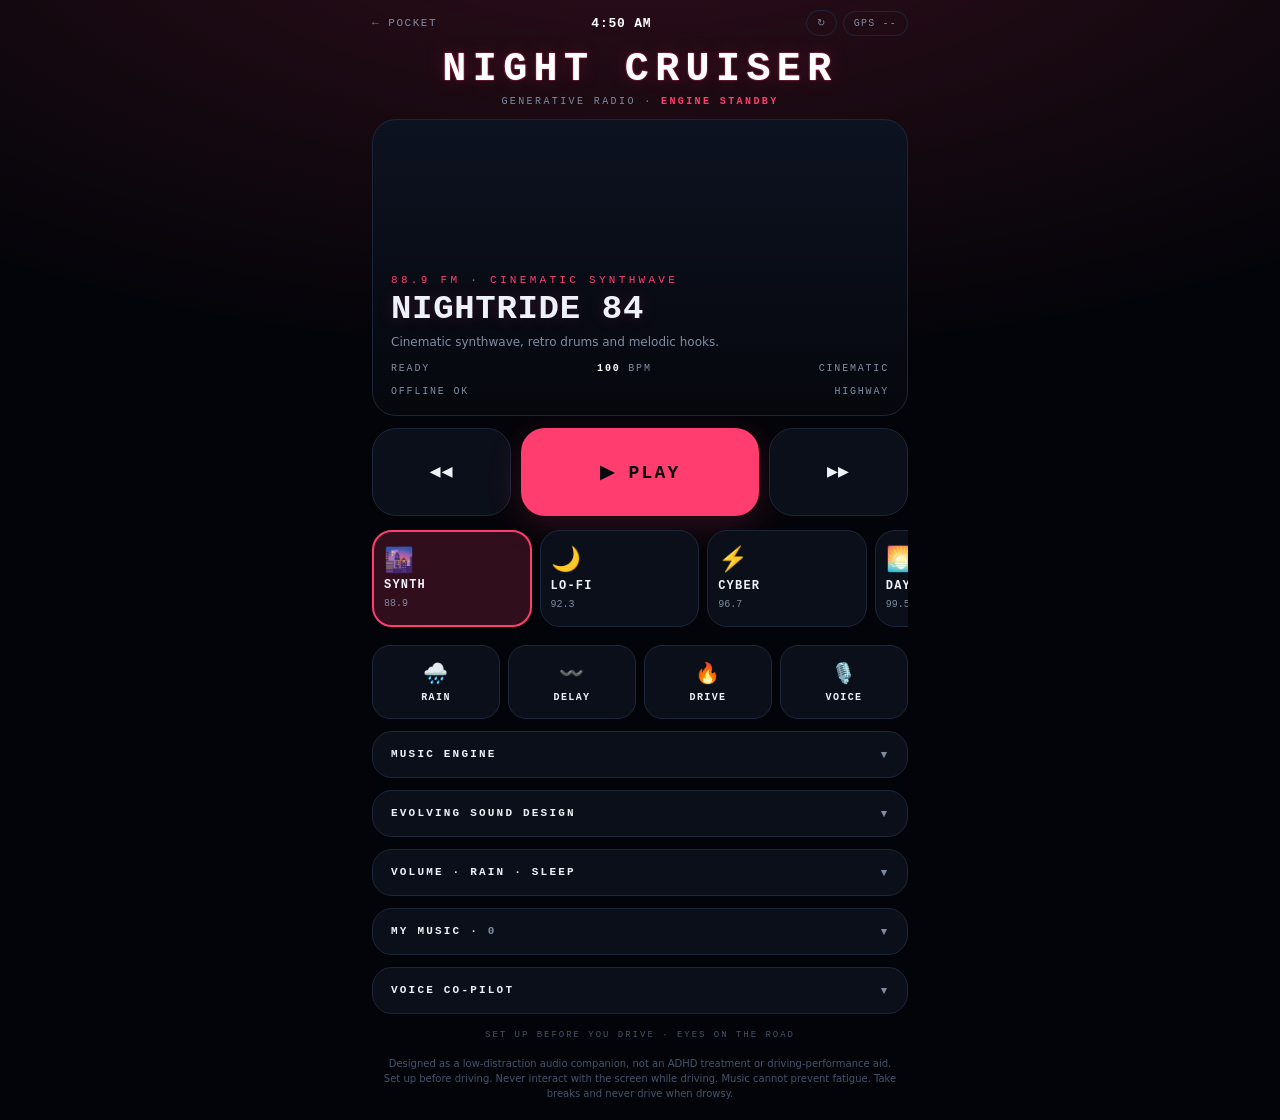
<file: tools/night-cruiser/index.html>
<!doctype html>
<html lang="en">
<head>
<meta charset="utf-8">
<meta name="viewport" content="width=device-width, initial-scale=1, viewport-fit=cover">
<meta name="theme-color" content="#030409">
<meta name="apple-mobile-web-app-capable" content="yes">
<meta name="apple-mobile-web-app-status-bar-style" content="black-translucent">
<title>NIGHT CRUISER</title>
<style>
:root{--a:#ff3d6e;--g:rgba(255,61,110,.18);--bg:#030409;--p:#0b0f19;--l:#1d2638;--m:#7f8ba1;--mono:ui-monospace,SFMono-Regular,Menlo,monospace}
*{box-sizing:border-box;-webkit-tap-highlight-color:transparent}
html,body{margin:0;background:var(--bg);color:#eef2f8;font-family:var(--mono)}
body{min-height:100dvh;background:radial-gradient(120% 60% at 50% -10%,var(--g),transparent 70%),var(--bg);transition:background .6s}
button,input,select{font:inherit;color:inherit}
button{cursor:pointer;touch-action:manipulation;-webkit-user-select:none;user-select:none;border:0;background:none}
button:focus-visible,input:focus-visible,select:focus-visible,summary:focus-visible{outline:2px solid var(--a);outline-offset:3px}
.app{max-width:560px;margin:0 auto;padding:calc(10px + env(safe-area-inset-top)) 12px calc(18px + env(safe-area-inset-bottom));display:grid;gap:12px}
.top{display:flex;align-items:center;justify-content:space-between;font-size:11px;letter-spacing:.14em;color:var(--m)}
.top a{color:var(--m);text-decoration:none}
.top .clock{color:#fff;font-weight:800;font-size:13px;letter-spacing:.06em}
.chip{border:1px solid var(--l);border-radius:999px;padding:6px 10px;font-size:10px;letter-spacing:.12em;color:var(--m)}
.chip.on{color:var(--a);border-color:var(--a)}
.dial{position:relative;border:1px solid var(--l);border-radius:24px;overflow:hidden;background:linear-gradient(180deg,#0d1220,#05070d)}
.dial canvas{display:block;width:100%;height:150px}
.dial::after{content:"";position:absolute;inset:0;pointer-events:none;background:repeating-linear-gradient(0deg,rgba(255,255,255,.035) 0 1px,transparent 1px 3px);mix-blend-mode:overlay}
.dial .info{padding:4px 18px 18px}
.freq{font-size:11px;letter-spacing:.3em;color:var(--a)}
.name{font-size:clamp(24px,7.5vw,34px);font-weight:900;letter-spacing:.02em;line-height:1.05;margin-top:6px;text-shadow:0 0 18px var(--g)}
.desc{font-size:12px;color:var(--m);margin-top:6px;line-height:1.45;font-family:-apple-system,system-ui,sans-serif}
.meta{display:flex;justify-content:space-between;margin-top:12px;font-size:10px;letter-spacing:.18em;color:var(--m)}
.meta b{color:#fff;font-weight:800}
.transport{display:grid;grid-template-columns:1fr 1.7fr 1fr;gap:10px}
.transport button{height:88px;border-radius:24px;border:1px solid var(--l);background:var(--p);font-size:13px;font-weight:800;letter-spacing:.12em}
.transport .play{background:var(--a);color:#07090f;border:0;font-size:18px;box-shadow:0 10px 34px var(--g)}
.transport button:active{transform:scale(.97)}
.strip{display:grid;grid-auto-flow:column;grid-auto-columns:30%;gap:8px;overflow-x:auto;scroll-snap-type:x mandatory;padding:2px 2px 6px;scrollbar-width:none}
.strip::-webkit-scrollbar{display:none}
.st{scroll-snap-align:start;border:1px solid var(--l);background:var(--p);border-radius:20px;padding:14px 10px;text-align:left;min-height:96px;display:flex;flex-direction:column;justify-content:space-between}
.st .e{font-size:24px}.st b{font-size:12px;letter-spacing:.1em}.st small{font-size:10px;color:var(--m)}
.st.on{border:2px solid var(--a);background:var(--g)}
.quick{display:grid;grid-template-columns:repeat(4,1fr);gap:8px}
.q{border:1px solid var(--l);background:var(--p);border-radius:18px;height:74px;font-size:10px;letter-spacing:.14em;font-weight:800;display:flex;flex-direction:column;align-items:center;justify-content:center;gap:6px}
.q .e{font-size:20px}
.q.on{border-color:var(--a);background:var(--g);color:#fff}
details{border:1px solid var(--l);border-radius:20px;background:var(--p)}
summary{list-style:none;padding:16px 18px;font-size:11px;letter-spacing:.2em;font-weight:800;display:flex;justify-content:space-between;cursor:pointer}
summary::-webkit-details-marker{display:none}
summary span:last-child{color:var(--m)}
details[open] summary span:last-child{transform:rotate(180deg)}
.inner{padding:0 18px 18px;display:grid;gap:14px}
.sl label{display:flex;justify-content:space-between;font-size:10px;letter-spacing:.16em;color:var(--m)}
.sl output{color:var(--a)}
input[type=range]{width:100%;accent-color:var(--a);margin:10px 0 0}
.row{display:flex;gap:8px;align-items:center;justify-content:space-between}
.btn{border:1px solid var(--l);border-radius:14px;padding:12px 14px;font-size:11px;letter-spacing:.1em;font-weight:800;background:#0e1422}
.btn.wide{flex:1}
select.btn{appearance:none}
.heard{font-size:11px;color:var(--m);line-height:1.5;min-height:16px;font-family:-apple-system,system-ui,sans-serif}
.tracks{list-style:none;margin:0;padding:0;max-height:240px;overflow:auto}
.tracks li{display:flex;justify-content:space-between;gap:10px;align-items:center;padding:12px 2px;border-top:1px solid #141b29;font-size:12px}
.tracks li.on{color:var(--a)}
.tracks li span{overflow:hidden;text-overflow:ellipsis;white-space:nowrap}
.tracks li button{color:var(--m);font-size:12px;padding:4px 6px}
.empty{font-size:12px;color:var(--m);font-family:-apple-system,system-ui,sans-serif;line-height:1.5}
.foot{text-align:center;font-size:9px;letter-spacing:.22em;color:#46526a;padding:4px}
.fine{text-align:center;font-size:10px;line-height:1.5;color:#46526a;padding:0 8px;font-family:-apple-system,system-ui,sans-serif}
.topr{display:flex;gap:6px;align-items:center}
.brand{text-align:center;padding:2px 0 0}
.brand h1{margin:0;font-size:clamp(26px,8.5vw,40px);font-weight:900;letter-spacing:.16em;line-height:1;color:#fff;text-shadow:0 0 22px var(--g),0 0 2px var(--a)}
.brand .sub{margin-top:6px;font-size:10px;letter-spacing:.24em;color:var(--m)}
.brand .sub b{color:var(--a);font-weight:800}
.lock{border:1px solid var(--a);border-radius:16px;padding:10px 14px;font-size:11px;line-height:1.5;color:#fff;background:var(--g);font-family:-apple-system,system-ui,sans-serif}
.lock[hidden]{display:none}
.ticks{display:flex;justify-content:space-between;font-size:9px;letter-spacing:.14em;color:var(--m);margin-top:4px}
.note{font-size:11px;color:var(--m);line-height:1.5;font-family:-apple-system,system-ui,sans-serif}
.sub2{font-size:10px;letter-spacing:.16em;color:var(--m)}
.seg{display:grid;grid-template-columns:repeat(3,1fr);gap:8px}
.seg button{border:1px solid var(--l);border-radius:14px;padding:12px 4px;font-size:10px;letter-spacing:.1em;font-weight:800;background:#0e1422}
.seg button.on,.btn.on{border-color:var(--a);background:var(--g);color:#fff}
button:disabled,input:disabled,select:disabled{opacity:.38;cursor:not-allowed}
@media(prefers-reduced-motion:reduce){*{transition:none!important}}
</style>
</head>
<body>
<main class="app">

<div class="top">
  <a href="../../">← POCKET</a>
  <span class="clock" id="clock">--:--</span>
  <span class="topr"><button class="chip" id="refresh" aria-label="Refresh">↻</button><button class="chip" id="gps" data-lock>GPS --</button></span>
</div>

<header class="brand">
  <h1>NIGHT CRUISER</h1>
  <div class="sub">GENERATIVE RADIO · <b id="engine">ENGINE STANDBY</b></div>
</header>

<section class="dial">
  <canvas id="scope" width="560" height="150" aria-hidden="true"></canvas>
  <div class="info">
    <div class="freq"><span id="freq">88.9 FM</span> · <span id="title">CINEMATIC SYNTHWAVE</span></div>
    <div class="name" id="name">NIGHTRIDE 84</div>
    <div class="desc" id="desc"></div>
    <div class="meta"><span id="section">READY</span><span><b id="bpm">104</b> BPM</span><span id="mood">CINEMATIC</span></div>
    <div class="meta"><span id="status">OFFLINE OK</span><span id="profileMeta">HIGHWAY</span></div>
  </div>
</section>

<div class="lock" id="lockNotice" hidden>Driving detected: configuration controls are restricted. Audio playback controls remain available.</div>

<div class="transport">
  <button id="prev" aria-label="Previous">◀◀</button>
  <button class="play" id="play">▶ PLAY</button>
  <button id="next" aria-label="Next">▶▶</button>
</div>

<div class="strip" id="strip" role="list"></div>

<div class="quick">
  <button class="q" id="qRain" data-lock><span class="e">🌧️</span>RAIN</button>
  <button class="q" id="qEcho" data-lock><span class="e">〰️</span>DELAY</button>
  <button class="q" id="qFuzz" data-lock><span class="e">🔥</span>DRIVE</button>
  <button class="q" id="qVoice" data-lock><span class="e">🎙️</span>VOICE</button>
</div>

<details id="engineBox">
  <summary><span>MUSIC ENGINE</span><span>▾</span></summary>
  <div class="inner">
    <div class="sl"><label for="energy">ENERGY / INTENSITY <output id="energyOut"></output></label><input id="energy" type="range" min="0" max="100" value="60" data-lock>
      <div class="ticks"><span>CALM</span><span>BALANCED</span><span>ENERGIZED</span></div>
      <div class="note" id="energyDesc"></div></div>
    <div class="sl"><label for="variation">MELODIC VARIATION <output id="variationOut"></output></label><input id="variation" type="range" min="0" max="100" value="55" data-lock></div>
    <div class="sub2">LISTENING PROFILE</div>
    <div class="seg" id="profiles">
      <button data-profile="highway" data-lock>🛣️ HIGHWAY</button>
      <button data-profile="city" data-lock>🌆 CITY</button>
      <button data-profile="parked" data-lock>🌌 PARKED</button>
    </div>
    <div class="note" id="profileDesc"></div>
    <div class="row"><span class="sub2">LONG DRIVE MODE</span><button class="btn" id="longDrive" data-lock>OFF</button></div>
    <div class="note">Favors steady arrangements, smooth transitions and consistent loudness. It does not prevent fatigue or replace rest breaks.</div>
  </div>
</details>

<details id="fxBox">
  <summary><span>EVOLVING SOUND DESIGN</span><span>▾</span></summary>
  <div class="inner">
    <div class="sl"><label for="effects">EFFECTS / ATMOSPHERE <output id="effectsOut"></output></label><input id="effects" type="range" min="0" max="100" value="50" data-lock></div>
    <div class="sl"><label for="reverb">REVERB <output id="reverbOut"></output></label><input id="reverb" type="range" min="0" max="100" value="45" data-lock></div>
    <div class="sl"><label for="delay">DELAY <output id="delayOut"></output></label><input id="delay" type="range" min="0" max="100" value="25" data-lock></div>
    <div class="sl"><label for="filter">FILTER <output id="filterOut"></output></label><input id="filter" type="range" min="0" max="100" value="65" data-lock></div>
    <div class="sl"><label for="stereo">STEREO <output id="stereoOut"></output></label><input id="stereo" type="range" min="0" max="100" value="50" data-lock></div>
    <div class="sl"><label for="tape">TAPE GRIT <output id="tapeOut"></output></label><input id="tape" type="range" min="0" max="100" value="35" data-lock></div>
    <div class="note">Effects evolve gradually with the composition. Controls set their overall intensity.</div>
  </div>
</details>

<details id="mixBox">
  <summary><span>VOLUME · RAIN · SLEEP</span><span>▾</span></summary>
  <div class="inner">
    <div class="sl"><label for="volume">MASTER VOLUME <output id="volumeOut"></output></label><input id="volume" type="range" min="0" max="100" value="75"></div>
    <div class="sl"><label for="rainLevel">RAIN LEVEL <output id="rainLevelOut"></output></label><input id="rainLevel" type="range" min="0" max="100" value="45"></div>
    <div class="row"><span class="sub2">SLEEP TIMER</span>
      <select id="sleep" class="btn"><option value="0">OFF</option><option value="15">15 MIN</option><option value="30">30 MIN</option><option value="60">60 MIN</option><option value="90">90 MIN</option></select></div>
  </div>
</details>

<details id="musicBox">
  <summary><span>MY MUSIC · <span id="trackCount">0</span></span><span>▾</span></summary>
  <div class="inner">
    <div class="row"><span class="empty">Saved on this phone. Plays with no signal, here and in Tape Deck.</span><button class="btn" id="addMusic" data-lock>+ ADD</button></div>
    <input id="fileInput" type="file" multiple hidden accept=".mp3,.m4a,.wav,.aac,.aif,.aiff,.flac,.ogg,.opus,audio/mpeg,audio/mp4,audio/x-m4a,audio/wav,audio/x-wav,audio/aac,audio/flac,audio/ogg">
    <ul class="tracks" id="tracks"></ul>
  </div>
</details>

<details id="pilotBox">
  <summary><span>VOICE CO-PILOT</span><span>▾</span></summary>
  <div class="inner">
    <div class="heard" id="heard">Your midnight soundtrack is ready.</div>
    <div class="note">Try saying: next, previous, synth, chill, cyber, golden hour, space, energy, punk, my music, live radio, play, pause, rain, delay, drive, louder, quieter, time, trivia.</div>
    <div class="row"><button class="btn wide" id="statusBtn">🗣 CO-PILOT BRIEFING</button><button class="btn wide" id="triviaBtn">🧠 ROAD TRIVIA</button></div>
    <div class="note" id="score">TRIVIA SCORE · 0</div>
  </div>
</details>

<div class="foot">SET UP BEFORE YOU DRIVE · EYES ON THE ROAD</div>
<div class="fine">Designed as a low-distraction audio companion, not an ADHD treatment or driving-performance aid. Set up before driving. Never interact with the screen while driving. Music cannot prevent fatigue. Take breaks and never drive when drowsy.</div>
</main>

<audio id="player" playsinline preload="none"></audio>
<audio id="live" playsinline preload="none"></audio>

<script>
// Shared offline audio library for Pocket tools (Night Cruiser, Tape Deck).
// Tracks are stored as blobs in IndexedDB on this origin, so every Pocket tool
// can play them with no signal. Inlined into each tool so tools stay single-file.
const PocketAudio = (() => {
  const DB = 'pocket-audio', STORE = 'tracks';
  let dbp = null;
  const EXT = /\.(mp3|wav|wave|flac|ogg|oga|m4a|aac|opus|aif|aiff|caf|webm)$/i;
  function open() {
    if (dbp) return dbp;
    dbp = new Promise((resolve, reject) => {
      if (!('indexedDB' in window)) return reject(new Error('no indexedDB'));
      const req = indexedDB.open(DB, 1);
      req.onupgradeneeded = () => req.result.createObjectStore(STORE, { keyPath: 'id' });
      req.onsuccess = () => resolve(req.result);
      req.onerror = () => reject(req.error);
    });
    return dbp;
  }
  function tx(mode, fn) {
    return open().then(db => new Promise((resolve, reject) => {
      const t = db.transaction(STORE, mode);
      const r = fn(t.objectStore(STORE));
      t.oncomplete = () => resolve(r && 'result' in r ? r.result : r);
      t.onerror = () => reject(t.error);
    }));
  }
  const isAudio = f => !f.name.startsWith('.') && (/^audio\//.test(f.type) || EXT.test(f.name));
  return {
    isAudio,
    list: () => tx('readonly', s => s.getAll()).then(a => (a || []).sort((x, y) => x.added - y.added)),
    add(files) {
      const now = Date.now();
      const items = Array.from(files).filter(isAudio).map((f, i) => {
        const parts = (f.webkitRelativePath || '').split('/');
        return {
          id: now.toString(36) + i + Math.random().toString(36).slice(2, 6),
          name: f.name.replace(EXT, ''),
          folder: parts.length > 1 ? parts[parts.length - 2] : 'Loose',
          type: f.type || 'audio/mpeg',
          size: f.size,
          added: now + i,
          blob: new Blob([f], { type: f.type || 'audio/mpeg' })
        };
      });
      return tx('readwrite', s => items.forEach(it => s.put(it))).then(() => items);
    },
    remove: id => tx('readwrite', s => s.delete(id)),
    clear: () => tx('readwrite', s => s.clear())
  };
})();

</script>
<script>
(() => {
'use strict';
const $ = id => document.getElementById(id);
const rnd = (a, b) => a + Math.random() * (b - a);
const pickOne = a => a[Math.floor(Math.random() * a.length)];

/* ================= STATIONS ================= */
const STATIONS = [
  { id:'synth', name:'NIGHTRIDE 84', freq:'88.9', e:'🌆', short:'SYNTH', c:'#ff3d6e', title:'CINEMATIC SYNTHWAVE', mood:'CINEMATIC',
    desc:'Cinematic synthwave, retro drums and melodic hooks.',
    bpm:100, root:43.65, scale:[0,2,3,5,7,8,10], prog:[0,5,3,6], lead:'supersaw', bassStyle:'pulse', drums:'synth', arp:true, pad:true, duck:.45, trim:1.3 },
  { id:'lofi', name:'MIDNIGHT TAPE', freq:'92.3', e:'🌙', short:'LO-FI', c:'#2fd18b', title:'JAZZY LO-FI CHILL', mood:'RELAXED',
    desc:'Dusty drums, warm chords and jazzy late-night melodies.',
    bpm:78, root:55, scale:[0,2,3,5,7,9,10], prog:[1,4,0,5], lead:'keys', bassStyle:'round', drums:'lofi', swing:.18, crackle:true, wobble:1, seventh:true, trim:1.1 },
  { id:'cyber', name:'AUTOBAHN', freq:'96.7', e:'⚡', short:'CYBER', c:'#ffb020', title:'DARK CYBER TECHNO', mood:'DARK ENERGY',
    desc:'Industrial percussion, dark bass and aggressive electronic rhythms.',
    bpm:124, root:41.2, scale:[0,1,3,5,7,8,10], prog:[0,0,5,6], lead:'square', bassStyle:'acid', drums:'four', duck:.5, chorus:1.6, trim:.85 },
  { id:'golden', name:'GOLDEN HOUR', freq:'99.5', e:'🌅', short:'DAYDREAM', c:'#ffc857', title:'WARM MELODIC SOUNDSCAPE', mood:'DAYDREAM',
    desc:'Warm analog tones, memorable motifs and relaxed harmonic movement.',
    bpm:88, root:73.42, scale:[0,2,4,5,7,9,11], prog:[0,4,5,3], lead:'warm', bassStyle:'round', drums:'soft', pad:true, dl:1.5, trim:1.16 },
  { id:'space', name:'STARLIGHT', freq:'101.5', e:'🪐', short:'SPACE', c:'#46c3ff', title:'DEEP SPACE AMBIENT', mood:'ATMOSPHERIC',
    desc:'Wide evolving pads, floating melodies and cinematic space.',
    bpm:60, root:49, scale:[0,2,4,7,9], prog:[0,3,4,2], lead:'bell', bassStyle:'drone', drums:'none', pad:true, bigVerb:true, trim:1.26 },
  { id:'energy', name:'VOLTAGE', freq:'104.2', e:'🔋', short:'ENERGY', c:'#b46bff', title:'ENERGY BEATS', mood:'HIGH ENERGY',
    desc:'Driving electronic drums, uplifting bass and energetic synth hooks.',
    bpm:126, root:49, scale:[0,2,4,5,7,9,11], prog:[0,4,5,3], lead:'supersaw', bassStyle:'offbeat', drums:'four', arp:true, clap:true, duck:.5, chorus:1.3, trim:.88 },
  { id:'punk', name:'PUNK AFTER DARK', freq:'107.9', e:'🎸', short:'PUNK', c:'#ff7a2f', title:'PUNK DRIVE', mood:'REBELLIOUS',
    desc:'Distorted guitar-like synths, fast drums and rebellious melodies.',
    bpm:168, root:41.2, scale:[0,2,4,5,7,9,11], prog:[0,4,5,3], lead:'fuzz', bassStyle:'eighths', drums:'punk', power:true, chorus:1.2, trim:1.15 },
  { id:'mine', name:'MY MUSIC', freq:'LOCAL', e:'💾', short:'MINE', c:'#c4f042', title:'YOUR SAVED TRACKS', mood:'LOCAL', desc:'Your saved tracks, played from this phone.', local:true },
  { id:'live', name:'SOMAFM DEF CON', freq:'LIVE', e:'📡', short:'LIVE', c:'#ef6cff', title:'LIVE CLOUD RADIO', mood:'LIVE', desc:'Internet radio. Needs signal.', stream:'https://ice1.somafm.com/defcon-128-mp3' }
];
const SECTIONS = ['INTRO','CRUISE','PEAK','CRUISE','DRIFT','CRUISE','PEAK','CRUISE'];
// Long drive mode: steady arrangement, no peaks.
const SECTIONS_LONG = ['INTRO','CRUISE','CRUISE','DRIFT','CRUISE','CRUISE','CRUISE','DRIFT'];
const PROFILES = {
  highway:{ name:'HIGHWAY', desc:'Stable rhythms, smooth phrases and restrained musical changes.', density:.85, variation:.55, complexity:.65 },
  city:{ name:'CITY', desc:'Simplified arrangements and fewer simultaneous musical layers.', density:.62, variation:.35, complexity:.40 },
  parked:{ name:'PARKED', desc:'Full melodic freedom, richer harmony and more elaborate effects.', density:1, variation:1, complexity:1 }
};

const S = {
  i:0, playing:false, ctx:null,
  energy:.6, variation:.55, effects:.5, reverb:.45, delay:.25, filter:.65, stereo:.5, tape:.35, volume:.75, rainLevel:.45,
  profile:'highway', longDrive:false, moving:false,
  rain:false, echo:false, fuzz:false,
  step:0, next:0, timer:null, evolve:null, motif:null, section:'INTRO', lastSection:-1,
  tracks:[], ti:0, url:null, voice:false, rec:null, gps:null, speed:null, sleep:null, wake:null, qi:0, score:0, trivia:false
};
const P = () => PROFILES[S.profile] || PROFILES.highway;
const N = {}; // audio nodes
const player = $('player'), live = $('live');
// Generative drift: the station starts from a dice roll (key, tempo, chords, beat), then rolls again every 8-bar phrase.
// Most rolls change nothing or one thing, so the music keeps evolving and never restarts.
const PROGS7 = [[0,5,3,4],[0,4,5,3],[0,3,4,0],[5,3,0,4],[0,2,3,4],[0,5,1,4],[0,6,5,4],[0,3,5,4],[1,4,0,0],[0,0,3,4],[3,4,0,5],[0,4,3,3]];
const PROGS5 = [[0,3,4,2],[0,2,3,1],[0,4,3,2],[0,3,1,4],[0,1,3,2]];
const KICKS = { synth:[[0,8],[0,8,10],[0,6,8],[0,3,8,11]], lofi:[[0,7,10],[0,10],[0,3,10],[0,7,9]], four:[[0,4,8,12],[0,4,8,12,14]], punk:[[0,6,8,14],[0,8,10],[0,4,8,12],[0,3,8,11]], soft:[[0,8],[0,6,8],[0,10]] };
const inRange = (b, x) => { const f = b.root*Math.pow(2,x/12); return f >= 36 && f < 80; };
function rollStation(){
  const b = STATIONS[S.i]; if (!b.bpm) { S.cur = null; return; }
  const bank = b.scale.length === 5 ? PROGS5 : PROGS7, roll = () => Math.random() < .25 ? b.prog : pickOne(bank);
  const prog = roll(), progB = Math.random() < .3 ? prog : roll();
  S.tr = pickOne([-2,-1,0,0,2,3,5].filter(x => inRange(b, x)));
  const bpm = Math.round(b.bpm*(1+rnd(-.05,.05)));
  S.cur = Object.assign({}, b, { root: b.root*Math.pow(2,S.tr/12), bpm, target: bpm, prog, progB, kick: pickOne(KICKS[b.drums] || [[0,8]]) });
  S.motifs = {}; S.sec = 'INTRO';
}
// One roll per phrase: usually nothing changes, otherwise exactly one thing does
function rollPhrase(sec){
  const s = S.cur, b = STATIONS[S.i]; if (!s) return; const r = Math.random(), bank = b.scale.length === 5 ? PROGS5 : PROGS7;
  if (r < .55) return;
  if (r < .75) { if (sec === 'PEAK') s.progB = pickOne(bank); else s.prog = pickOne(bank); delete S.motifs[sec]; }   // new chords, new tune for that part
  else if (r < .85) s.kick = pickOne(KICKS[b.drums] || [[0,8]]);                                                  // new kick pattern
  else if (r < .93) s.target = Math.round(b.bpm*(1+rnd(-.06,.06)));                                              // tempo starts drifting, one BPM per bar
  else { const o = [-5,-2,2,5].map(x => S.tr + x).filter(x => Math.abs(x) <= 6 && inRange(b, x)); if (o.length) { S.tr = pickOne(o); s.root = b.root*Math.pow(2,S.tr/12); } }   // key change
}
// What the next phrase is: verses, choruses and breakdowns flow into each other with no fixed song form
function nextSection(prev){
  if (S.longDrive) return Math.random() < .8 ? 'CRUISE' : 'DRIFT';
  if (prev === 'INTRO' || prev === 'DRIFT') return 'CRUISE';
  if (prev === 'PEAK') return Math.random() < .25 ? 'PEAK' : Math.random() < .8 ? 'CRUISE' : 'DRIFT';
  return Math.random() < .5 ? 'PEAK' : Math.random() < .85 ? 'CRUISE' : 'DRIFT';
}
const st = () => (S.cur && S.cur.id === STATIONS[S.i].id) ? S.cur : STATIONS[S.i];

/* ================= AUDIO GRAPH ================= */
function shaper(k){ const n=2048,c=new Float32Array(n); for(let i=0;i<n;i++){const x=i*2/n-1;c[i]=Math.tanh(k*x)/Math.tanh(k);} return c; }
// Tape drive: same level for quiet notes at any TAPE setting; more TAPE only rounds off the loud parts sooner
function tapeCurve(k){ const n=2048,c=new Float32Array(n); for(let i=0;i<n;i++){const x=i*2/n-1;c[i]=Math.tanh(k*x)*1.6/k;} return c; }
// Final safety clipper (fed at half level): untouched below .8, rounds anything louder into a .98 ceiling
function clipCurve(){ const n=4096,c=new Float32Array(n); for(let i=0;i<n;i++){ const y=(i*2/(n-1)-1)*2, a=Math.abs(y); c[i]=Math.sign(y)*(a<.8?a:.8+.18*Math.tanh((a-.8)/.18)); } return c; }
// Reverb: short pre-delay, a few early reflections, then a tail that darkens as it fades (like a real room), different on each side
function impulse(ctx, sec, decay, pre){
  const sr=ctx.sampleRate, len=Math.floor(sr*sec), p0=Math.floor(sr*(pre||.022)), b=ctx.createBuffer(2,len,sr);
  for(let ch=0;ch<2;ch++){
    const d=b.getChannelData(ch); let y=0, e=0;
    for(let k=0;k<7;k++){ const at=p0+Math.floor(sr*(.003+Math.random()*.06)); if(at<len) d[at]+=(Math.random()<.5?-1:1)*(.55-k*.05); }
    for(let i=p0;i<len;i++){
      const x=(i-p0)/(len-p0), cf=.06+.84*Math.pow(1-x,2.2);
      y += cf*((Math.random()*2-1) - y);
      d[i] += y*Math.pow((2-cf)/cf,.4)*Math.pow(1-x,decay)*Math.min(1,(i-p0)/(sr*.012));
    }
    for(let i=0;i<len;i++) e+=d[i]*d[i];
    const g=Math.sqrt((len/(3*(2*decay+1)))/e); for(let i=0;i<len;i++) d[i]*=g; // same overall energy as the old reverb, so the sliders keep their feel
  }
  return b;
}
// Small RBJ filter for building drum samples once at start-up
function biq(type, f, q, sr){
  const w=2*Math.PI*f/sr, cs=Math.cos(w), al=Math.sin(w)/(2*q); let b0,b1,b2;
  if(type==='lp'){b0=(1-cs)/2;b1=1-cs;b2=b0;} else if(type==='hp'){b0=(1+cs)/2;b1=-(1+cs);b2=b0;} else {b0=al;b1=0;b2=-al;}
  const a0=1+al,a1=-2*cs,a2=1-al; let x1=0,x2=0,y1=0,y2=0;
  return x=>{const y=(b0*x+b1*x1+b2*x2-a1*y1-a2*y2)/a0; x2=x1;x1=x;y2=y1;y1=y;return y;};
}
// Drum kit: rendered once into sample buffers (fuller sound, and far lighter on the phone than building every hit from oscillators)
function drumKit(c){
  const sr=c.sampleRate, nz=()=>Math.random()*2-1;
  const mk=(sec,ch,fn)=>{ const b=c.createBuffer(ch,Math.floor(sr*sec),sr), f=Math.floor(sr*.008); for(let k=0;k<ch;k++){ const d=b.getChannelData(k); fn(d,k); for(let i=0;i<f;i++) d[d.length-1-i]*=i/f; } return b; }; // short fade at the end so no hit ever clicks
  const kickBuf=(f0,f1,drop,decay,click,drive)=>mk(.65,1,d=>{ const hp=biq('hp',1800,.7,sr); let ph=0;
    for(let i=0;i<d.length;i++){ const t=i/sr, f=f1+(f0-f1)*Math.exp(-t/drop); ph+=2*Math.PI*f/sr;
      const s=Math.sin(ph)*Math.exp(-t/decay)*Math.min(1,t/.0012) + click*hp(nz())*Math.exp(-t/.0035);
      d[i]=Math.tanh(s*drive)/Math.tanh(drive); } });
  const snareBuf=(tone,nDecay,bright,nAmt,bodyDecay)=>mk(.45,1,d=>{ const bp=biq('bp',bright,.6,sr), hp=biq('hp',1000,.7,sr); let p1=0,p2=0;
    for(let i=0;i<d.length;i++){ const t=i/sr; p1+=2*Math.PI*tone*(1+.6*Math.exp(-t/.008))/sr; p2+=2*Math.PI*tone*1.58/sr;
      const body=(Math.sin(p1)*.75+Math.sin(p2)*.3)*Math.exp(-t/bodyDecay), n=hp(bp(nz()))*Math.exp(-t/nDecay)*nAmt;
      d[i]=Math.tanh((body+n)*1.25)*.85; } });
  const hatBuf=(decay)=>mk(Math.min(.7,decay*6),2,d=>{ const fr=[205.3,304.4,369.6,522.7,540,800], ph=fr.map(()=>Math.random()), hp=biq('hp',7000,.7,sr), hp2=biq('hp',7000,.7,sr);
    for(let i=0;i<d.length;i++){ const t=i/sr; let m=0; for(let j=0;j<6;j++){ ph[j]+=fr[j]/sr; m+=(ph[j]%1<.5?1:-1); }
      d[i]=hp2(hp(m*.15+nz()*.3))*Math.exp(-t/decay)*Math.min(1,t/.0006)*1.6; } });
  return {
    kick: kickBuf(170,50,.03,.11,.35,1.8),      // synthwave / techno: deep with a clean click
    kickSoft: kickBuf(115,50,.03,.1,.12,1.15),   // lo-fi and daydream: rounder, no click
    kickPunk: kickBuf(190,58,.022,.08,.5,2.3),   // punk: short and hard
    snare: snareBuf(185,.12,4300,2.1,.06),
    snareSoft: snareBuf(230,.075,2500,1.5,.04),
    clap: mk(.4,1,d=>{ const bp=biq('bp',1250,1.1,sr), hits=[0,.009,.019,.031];
      for(let i=0;i<d.length;i++){ const t=i/sr; let e=0; hits.forEach((h,j)=>{ if(t>=h) e=Math.max(e, j<3 ? Math.exp(-(t-h)/.005) : Math.exp(-(t-h)/.1)); }); d[i]=Math.tanh(bp(nz())*e*3); } }),
    hat: hatBuf(.025), hatOpen: hatBuf(.12)
  };
}
function init(){
  if (N.ctx) { if (N.ctx.state==='suspended') N.ctx.resume(); return true; }
  const AC = window.AudioContext || window.webkitAudioContext;
  if (!AC) { $('status').textContent = 'NO WEB AUDIO'; return false; }
  const c = N.ctx = new AC({ latencyHint:'playback' });
  // Output: master (volume) -> glue compressor -> limiter -> safety clipper -> analyser -> speakers
  N.master = c.createGain(); N.master.gain.value = 0;
  N.glue = c.createDynamicsCompressor(); N.glue.threshold.value=-16; N.glue.ratio.value=2.5; N.glue.attack.value=.02; N.glue.release.value=.25; N.glue.knee.value=8;
  N.lim = c.createDynamicsCompressor(); N.lim.threshold.value=-4; N.lim.knee.value=0; N.lim.ratio.value=20; N.lim.attack.value=.001; N.lim.release.value=.12;
  N.pre = c.createGain(); N.pre.gain.value=.5; N.clip = c.createWaveShaper(); N.clip.curve = clipCurve(); N.clip.oversample='4x';
  N.an = c.createAnalyser(); N.an.fftSize = 1024;
  N.master.connect(N.glue); N.glue.connect(N.lim); N.lim.connect(N.pre); N.pre.connect(N.clip); N.clip.connect(N.an); N.an.connect(c.destination);
  // Generated stations mix here: level match per station -> rumble cut -> STEREO width -> master
  N.gen = c.createGain(); N.hp = c.createBiquadFilter(); N.hp.type='highpass'; N.hp.frequency.value=30; N.hp.Q.value=.6;
  N.gen.connect(N.hp);
  const sp=c.createChannelSplitter(2), mg=c.createChannelMerger(2); N.wLL=c.createGain(); N.wLR=c.createGain(); N.wRL=c.createGain(); N.wRR=c.createGain();
  N.hp.connect(sp); sp.connect(N.wLL,0); sp.connect(N.wLR,0); sp.connect(N.wRL,1); sp.connect(N.wRR,1);
  N.wLL.connect(mg,0,0); N.wRL.connect(mg,0,0); N.wLR.connect(mg,0,1); N.wRR.connect(mg,0,1); mg.connect(N.master);
  // Music bus: duck (sidechain) -> tone -> FILTER -> tape drive -> mix
  N.music = c.createGain(); N.duck = c.createGain(); N.tone = c.createBiquadFilter(); N.tone.type='lowpass'; N.tone.frequency.value=16000; N.tone.Q.value=.3;
  N.sat = c.createWaveShaper(); N.sat.curve = tapeCurve(1.6); N.sat.oversample='2x';
  // FILTER slider: a user lowpass after the arrangement's own tone filter, drifting slowly (evolving sound design)
  N.filter = c.createBiquadFilter(); N.filter.type='lowpass'; N.filter.Q.value=.5; N.filter.frequency.value=8000;
  N.music.connect(N.duck); N.duck.connect(N.tone); N.tone.connect(N.filter); N.filter.connect(N.sat); N.sat.connect(N.gen);
  // Chorus: two slowly moving short delays, one per side, above 250 Hz so the bass stays centered
  N.chorus = c.createGain(); const chp=c.createBiquadFilter(); chp.type='highpass'; chp.frequency.value=250; const cm=c.createChannelMerger(2);
  [[.012,.27],[.019,.21]].forEach(([dt,rate],ch)=>{ const d=c.createDelay(.06); d.delayTime.value=dt; const l=c.createOscillator(); l.frequency.value=rate; const lg=c.createGain(); lg.gain.value=.0018; l.connect(lg); lg.connect(d.delayTime); l.start(); chp.connect(d); d.connect(cm,0,ch); });
  N.sat.connect(chp); cm.connect(N.chorus); N.chorus.connect(N.gen);
  // Drum bus: not ducked; a tone control so lo-fi drums sit dusty and the others stay crisp
  N.kit = drumKit(c);
  N.drums = c.createGain(); N.drums.gain.value=.5; N.drumTone = c.createBiquadFilter(); N.drumTone.type='lowpass'; N.drumTone.frequency.value=18000; N.drumTone.Q.value=.5;
  N.drums.connect(N.drumTone); N.drumTone.connect(N.gen);
  N.hats = c.createStereoPanner ? c.createStereoPanner() : c.createGain(); if (N.hats.pan) N.hats.pan.value=.18; N.hats.connect(N.drums);
  // Sends
  N.verb = c.createConvolver(); N.verb.buffer = impulse(c, 3.2, 2.6); N.verbIn = c.createGain(); N.verbOut = c.createGain();
  const vhp = c.createBiquadFilter(); vhp.type='highpass'; vhp.frequency.value=220;
  N.verbIn.connect(vhp); vhp.connect(N.verb); N.verb.connect(N.verbOut); N.verbOut.connect(N.gen);
  N.snVerb = c.createGain(); N.snVerb.gain.value=.25; N.snVerb.connect(N.verbIn);
  // Ping-pong delay: first echo left, next right, and so on
  N.dly = c.createDelay(2); N.dly2 = c.createDelay(2); N.dlyIn = c.createGain(); N.dlyFb = c.createGain(); N.dlyOut = c.createGain();
  const dlp = c.createBiquadFilter(); dlp.type='lowpass'; dlp.frequency.value=2800; const dhp=c.createBiquadFilter(); dhp.type='highpass'; dhp.frequency.value=300; const dm=c.createChannelMerger(2);
  N.dlyIn.connect(N.dly); N.dly.connect(dlp); dlp.connect(dhp); dhp.connect(dm,0,0); dhp.connect(N.dly2); N.dly2.connect(dm,0,1); N.dly2.connect(N.dlyFb); N.dlyFb.connect(N.dly);
  dm.connect(N.dlyOut); N.dlyOut.connect(N.gen);
  // Fuzz send for FUZZ toggle
  N.fz = c.createWaveShaper(); N.fz.curve = shaper(9); N.fz.oversample='4x'; N.fzOut = c.createGain(); N.fzOut.gain.value=0;
  const fzlp = c.createBiquadFilter(); fzlp.type='lowpass'; fzlp.frequency.value=3800;
  N.tone.connect(N.fz); N.fz.connect(fzlp); fzlp.connect(N.fzOut); N.fzOut.connect(N.gen);
  // Tape wobble LFO shared by all pitched voices
  N.lfo = c.createOscillator(); N.lfo.frequency.value = .55; N.lfoAmt = c.createGain(); N.lfoAmt.gain.value = 0; N.lfo.connect(N.lfoAmt); N.lfo.start();
  // Shared noise, different on each side
  const nl = c.sampleRate*2; N.noise = c.createBuffer(2, nl, c.sampleRate); for (let ch=0;ch<2;ch++){ const nd = N.noise.getChannelData(ch); for(let i=0;i<nl;i++) nd[i]=Math.random()*2-1; }
  // Rain bed (always running, faded in/out), straight to master so it sounds the same on every station
  N.rain = c.createGain(); N.rain.gain.value=0;
  const rs = c.createBufferSource(); rs.buffer=N.noise; rs.loop=true; const rbp=c.createBiquadFilter(); rbp.type='bandpass'; rbp.frequency.value=1500; rbp.Q.value=.35;
  const rlp=c.createBiquadFilter(); rlp.type='lowpass'; rlp.frequency.value=4800; rs.connect(rbp); rbp.connect(rlp); rlp.connect(N.rain); N.rain.connect(N.master); rs.start();
  N.vinyl = c.createGain(); N.vinyl.gain.value=0; N.vinyl.connect(N.gen);
  // Local music and live radio go straight to master, untouched by the station effects
  try { N.media = c.createMediaElementSource(player); N.media.connect(N.master); } catch(e) {}
  apply(); scope();
  return true;
}
function apply(){
  if (!N.ctx) return;
  const t = N.ctx.currentTime, s = st();
  const on = S.playing || S.rain;
  const fx = .4 + 1.2*S.effects; // EFFECTS / ATMOSPHERE scales reverb and delay together
  N.master.gain.setTargetAtTime(on ? S.volume*.9 : 0, t, .12);
  // Each station is level matched, so switching stations doesn't jump in loudness
  N.gen.gain.setTargetAtTime((s.trim||1) * (S.longDrive ? .7 : 1), t, .2);
  // STEREO: 0 = mono, middle = natural, top = extra wide
  const w = S.stereo < .5 ? S.stereo*2 : 1 + (S.stereo-.5);
  N.wLL.gain.setTargetAtTime((1+w)/2, t, .2); N.wRR.gain.setTargetAtTime((1+w)/2, t, .2); N.wLR.gain.setTargetAtTime((1-w)/2, t, .2); N.wRL.gain.setTargetAtTime((1-w)/2, t, .2);
  N.chorus.gain.setTargetAtTime(.1 + .3*S.stereo*(s.chorus||1), t, .3);
  N.verbOut.gain.setTargetAtTime((s.bigVerb?.6:.32)*S.reverb*fx + .03, t, .3);
  N.dlyOut.gain.setTargetAtTime(S.echo ? .18 + S.delay*.3 : S.delay*.14*fx, t, .3);
  N.dlyFb.gain.setTargetAtTime(S.echo ? .38 + S.delay*.2 : .12 + S.delay*.22, t, .3);
  const dt = s.bpm ? (60/s.bpm)*.75 : .33; N.dly.delayTime.setTargetAtTime(dt, t, .3); N.dly2.delayTime.setTargetAtTime(dt, t, .3);
  N.filter.frequency.setTargetAtTime(500 + S.filter*11500, t, .6);
  N.drums.gain.setTargetAtTime(.5*(s.dl||1), t, .2); // drums sit level with the music instead of on top of it
  N.drumTone.frequency.setTargetAtTime(s.drums==='lofi' ? 6500 : s.drums==='soft' ? 8000 : 18000, t, .2);
  // Long drive mode: firmer glue compression for consistent loudness
  N.glue.threshold.setTargetAtTime(S.longDrive ? -24 : -16, t, .5); N.glue.ratio.setTargetAtTime(S.longDrive ? 4 : 2.5, t, .5);
  N.fzOut.gain.setTargetAtTime(S.fuzz ? .3 : 0, t, .1);
  N.sat.curve = tapeCurve(1.2 + S.tape*3);
  N.lfoAmt.gain.setTargetAtTime((s.wobble ? 9 : 2.5) * S.tape * (S.playing?1:0), t, .5);
  N.rain.gain.setTargetAtTime(S.rain ? S.rainLevel*.35 : 0, t, .3);
  N.vinyl.gain.setTargetAtTime(S.playing && (s.crackle || S.tape>.6) ? .12*S.tape+.03 : 0, t, .3);
  live.volume = S.volume;
}

/* ================= INSTRUMENTS ================= */
const mtof = m => 440*Math.pow(2,(m-69)/12);
function hzOf(s, deg, oct){ // scale degree (can exceed length) -> Hz
  const L = s.scale.length, o = Math.floor(deg / L), d = ((deg % L) + L) % L;
  return s.root * Math.pow(2, oct + o + s.scale[d]/12);
}
// Close voicing: fold every chord tone into one octave so chords move smoothly instead of jumping
function voicing(freqs, lo){ return freqs.map(f => { while (f >= lo*2) f /= 2; while (f < lo) f *= 2; return f; }).sort((a,b)=>a-b); }
function out(node, pan, verb, dly){
  const c=N.ctx, p=c.createStereoPanner ? c.createStereoPanner() : null;
  // STEREO slider sets how wide voices sit in the field (0 = mono, 100 = wide)
  if (p) { p.pan.value = Math.max(-1, Math.min(1, (pan||0) * (.15 + S.stereo*1.7))); node.connect(p); p.connect(N.music); } else node.connect(N.music);
  if (verb) { const g=c.createGain(); g.gain.value=verb; node.connect(g); g.connect(N.verbIn); }
  if (dly) { const g=c.createGain(); g.gain.value=dly; node.connect(g); g.connect(N.dlyIn); }
}
function env(g, t, a, peak, d, sus, r, len){
  g.gain.cancelScheduledValues(t); g.gain.setValueAtTime(.0001,t);
  g.gain.linearRampToValueAtTime(peak, t+a);
  g.gain.setTargetAtTime(Math.max(.0001,peak*sus), t+a, d/3);
  g.gain.setTargetAtTime(.0001, t+len, r/3);
}
// ph: start a hair later so stacked voices don't all begin in phase (a softer, wider attack)
function osc(type, f, t, stop, det, ph){
  const o=N.ctx.createOscillator(); o.type=type; o.frequency.setValueAtTime(f,t); if (det) o.detune.value=det;
  N.lfoAmt.connect(o.detune); o.onended = () => { try { N.lfoAmt.disconnect(o.detune); } catch(e) {} }; o.start(t+(ph||0)); o.stop(stop); return o;
}
// Send one voice to the left (0), right (1) or both (2) inputs of a stereo merger
function side(o, mg, ch){ if (ch===2) { o.connect(mg,0,0); o.connect(mg,0,1); } else o.connect(mg,0,ch); }
// Supersaw lead: 5 detuned saws spread across the stereo field through a sweeping lowpass
function supersaw(f, t, len, vel, pan){
  const c=N.ctx, lp=c.createBiquadFilter(), g=c.createGain(), mg=c.createChannelMerger(2); lp.type='lowpass'; lp.Q.value=1.4;
  const cut = 900 + 3800*S.energy*vel; lp.frequency.setValueAtTime(cut*1.8,t); lp.frequency.exponentialRampToValueAtTime(Math.max(300,cut*.6), t+len*.9);
  [[-17,0],[-6,1],[0,2],[7,0],[16,1]].forEach(([d,ch])=>side(osc('sawtooth',f,t,t+len+.5,d,Math.random()/f), mg, ch));
  mg.connect(lp); lp.connect(g); env(g,t,.01,.05*vel,.25,.6,.25,len); out(g,pan,.35,.25);
}
function keys(f, t, len, vel, pan){ // FM electric piano: a bright tine bark on the attack that mellows as the note rings
  if (st().id==='lofi' && has('rhodes')) { const g = smpNote('rhodes', Math.round(hz2midi(f)), t, .075*vel, null, '', len+.35, .45); if (g) { const hp=N.ctx.createBiquadFilter(); hp.type='highpass'; hp.frequency.value=240; hp.Q.value=.5; g.connect(hp); out(hp,pan,.3,.12); return; } }
  const c=N.ctx, g=c.createGain(), lp=c.createBiquadFilter(); lp.type='lowpass'; lp.frequency.value=3400;
  const car=osc('sine',f,t,t+len+1.2), mod=osc('sine',f,t,t+len+1.2), mi=c.createGain();
  mi.gain.setValueAtTime(f*(1+1.6*vel),t); mi.gain.setTargetAtTime(f*.22,t,.22); mod.connect(mi); mi.connect(car.frequency);
  const tn=osc('sine',f*7.01,t,t+.4), tg=c.createGain(); tg.gain.setValueAtTime(.18*vel,t); tg.gain.exponentialRampToValueAtTime(.001,t+.3); tn.connect(tg); tg.connect(lp);
  car.connect(lp); lp.connect(g); env(g,t,.004,.1*vel,.9,.3,.5,len); out(g,pan,.3,.12);
}
function bell(f, t, len, vel, pan){ // glassy FM bell, slightly detuned on each side, with a soft shimmer partial
  const c=N.ctx, g=c.createGain(), mg=c.createChannelMerger(2), mod=osc('sine',f*3.5,t,t+len+3), mg2=c.createGain();
  mg2.gain.setValueAtTime(f*2.2,t); mg2.gain.exponentialRampToValueAtTime(f*.05,t+2); mod.connect(mg2);
  [-4,4].forEach((d,ch)=>{ const car=osc('sine',f,t,t+len+3,d); mg2.connect(car.frequency); car.connect(mg,0,ch); });
  const sh=osc('sine',f*12.03,t,t+1.2), sg=c.createGain(); sg.gain.setValueAtTime(.1,t); sg.gain.exponentialRampToValueAtTime(.001,t+1); sh.connect(sg); sg.connect(mg,0,0); sg.connect(mg,0,1);
  mg.connect(g); env(g,t,.004,.045*vel,1.2,.2,2,len); out(g,pan,.7,.3);
}
function square(f, t, len, vel, pan){
  const c=N.ctx, g=c.createGain(), lp=c.createBiquadFilter(); lp.type='lowpass'; lp.Q.value=6;
  lp.frequency.setValueAtTime(600+3000*S.energy,t); lp.frequency.exponentialRampToValueAtTime(400,t+len);
  const mg=c.createChannelMerger(2); osc('square',f,t,t+len+.4,-6).connect(mg,0,0); osc('square',f*1.003,t,t+len+.4,6,Math.random()/f).connect(mg,0,1);
  mg.connect(lp); lp.connect(g); env(g,t,.004,.045*vel,.15,.4,.12,len); out(g,pan,.25,.3);
}
function fuzzLead(f, t, len, vel, pan){
  const c=N.ctx, ws=c.createWaveShaper(), g=c.createGain(), lp=c.createBiquadFilter(), hp=c.createBiquadFilter(); ws.curve=shaper(7); lp.type='lowpass'; lp.frequency.value=3600; hp.type='highpass'; hp.frequency.value=160;
  osc('sawtooth',f,t,t+len+.3,-8).connect(ws); osc('sawtooth',f*1.5,t,t+len+.3,8).connect(ws);
  ws.connect(hp); hp.connect(lp); lp.connect(g); env(g,t,.003,.05*vel,.1,.7,.08,len); out(g,pan,.15,0);
}
function warm(f, t, len, vel, pan){ // GOLDEN HOUR: soft triangle lead with an octave sine, warm lowpass
  const c=N.ctx, g=c.createGain(), lp=c.createBiquadFilter(); lp.type='lowpass'; lp.frequency.value=1400+1400*S.energy;
  osc('triangle',f,t,t+len+.8).connect(lp); const o2=osc('sine',f*2,t,t+len+.8,4); const og=c.createGain(); og.gain.value=.3; o2.connect(og); og.connect(lp);
  lp.connect(g); env(g,t,.02,.08*vel,.5,.55,.45,len); out(g,pan,.4,.22);
}
const LEADS = { supersaw, keys, bell, square, fuzz:fuzzLead, warm };
function pad(freqs, t, len){ // two saws per chord tone, one on each side, kept out of the bass range
  const c=N.ctx, s=st(), lp=c.createBiquadFilter(), hp=c.createBiquadFilter(), g=c.createGain(), mg=c.createChannelMerger(2); lp.type='lowpass'; lp.Q.value=.7; hp.type='highpass'; hp.frequency.value=160;
  const open = s.bigVerb ? 1400 : 0;
  lp.frequency.setValueAtTime(500+open*.5,t); lp.frequency.linearRampToValueAtTime(900+1600*S.energy+open, t+len*.5); lp.frequency.linearRampToValueAtTime(600+open*.5, t+len);
  freqs.forEach((f,i)=>{ osc('sawtooth',f,t,t+len+2,-7+i*3,Math.random()/f).connect(mg,0,0); osc('sawtooth',f,t,t+len+2,7-i*2,Math.random()/f).connect(mg,0,1); });
  mg.connect(hp); hp.connect(lp); lp.connect(g); env(g,t,Math.min(1.8,len*.35),.022,1,.85,1.6,len); out(g,0,.8,.1);
}
function stab(freqs, t, vel){ // short chord hit (keys stations, punk power chords)
  freqs.forEach((f,i)=>{ const s=st(); (s.power?fuzzLead:keys)(f,t,s.power?.22:.9,vel*(i?0.7:1),(i-1)*.25); });
}
function bass(f, t, len, vel, style, from){
  if (st().id==='lofi' && has('bass')) { const g = smpNote('bass', Math.round(hz2midi(f)), t, 2*vel, null, 'f1', len, .12); if (g) { out(g,0,0,0); return; } }
  const c=N.ctx, g=c.createGain(), lp=c.createBiquadFilter(); lp.type='lowpass';
  if (style==='acid') {
    lp.Q.value=13; lp.frequency.setValueAtTime(300+2200*S.energy*vel,t); lp.frequency.exponentialRampToValueAtTime(140,t+len*.9);
    const o=osc('sawtooth',f,t,t+len+.2); if (from) { o.frequency.setValueAtTime(from,t); o.frequency.exponentialRampToValueAtTime(f,t+.06); } o.connect(lp); // slides between notes
  }
  else { lp.Q.value=1; lp.frequency.setValueAtTime(style==='round'?420:style==='drone'?260:700,t); osc(style==='round'||style==='drone'?'triangle':'sawtooth',f,t,t+len+.3).connect(lp); }
  const sub = osc('sine',f,t,t+len+.3); const sg=c.createGain(); sg.gain.value=.4; sub.connect(sg); sg.connect(g);
  lp.connect(g); env(g,t,style==='drone'?.8:.005,(style==='drone'?.12:.2)*vel,.2,.7,.08,len); out(g,0,0,0);
}
// Drums (sample buffers from drumKit)
function hit(buf, t, v, rate, dest){ const c=N.ctx, s=c.createBufferSource(), g=c.createGain(); s.buffer=buf; if (rate) s.playbackRate.value=rate; g.gain.value=v; s.connect(g); g.connect(dest||N.drums); s.start(t); return g; }
function kick(t, v){
  const s = st(), soft = s.drums==='lofi' || s.drums==='soft';
  if (!kitHit('kick', t, v)) hit(s.drums==='punk' ? N.kit.kickPunk : soft ? N.kit.kickSoft : N.kit.kick, t, .9*v);
  if (s.duck) { N.duck.gain.cancelScheduledValues(t); N.duck.gain.setValueAtTime(1-s.duck*(.6+S.energy*.4),t); N.duck.gain.setTargetAtTime(1,t+.02,.09); }
}
function noiseHit(t, len, v, f, type, q, dest){
  const c=N.ctx, s=c.createBufferSource(); s.buffer=N.noise; const fl=c.createBiquadFilter(); fl.type=type||'highpass'; fl.frequency.value=f; if (q) fl.Q.value=q;
  const g=c.createGain(); g.gain.setValueAtTime(v,t); g.gain.exponentialRampToValueAtTime(.001,t+len);
  s.connect(fl); fl.connect(g); g.connect(dest || N.drums); s.start(t, Math.random()*1.5, len+.05); return g;
}
function snare(t, v, soft){
  const s = st(), kg = kitHit('snare', t, v*(soft?.75:1));
  if (kg) { if (s.id==='synth' || s.id==='punk') kg.connect(N.snVerb); return; }
  if (s.id==='cyber' && has('rock')) smp('rock', pickOne(['rim1','rim2']), t, .32*v, N.drums);
  const g = hit(soft ? N.kit.snareSoft : N.kit.snare, t, (soft?.4:.55)*v, rnd(.98,1.02)); if (!soft) g.connect(N.snVerb); }
function clap(t, v){ hit(N.kit.clap, t, (has('linn')?.25:.45)*v).connect(N.snVerb); const g = smp('linn', 'clap1', t, .5*v, N.drums); if (g) g.connect(N.snVerb); }
function hat(t, v, open){
  if (st().id==='punk' && S.section==='PEAK' && has('rock')) { smp('rock', pickOne(['ride1','ride2']), t, .3*v, N.hats); return; }
  if (kitHit(open?'open':'hat', t, v)) return;
  hit(open ? N.kit.hatOpen : N.kit.hat, t, (open?.2:.24)*v, rnd(.985,1.015), N.hats); }
function crackle(t){ if (Math.random()<.5) noiseHit(t, .006, rnd(.3,1), 2500, 'highpass', 0, N.vinyl); }

/* ================= REAL SAMPLES ================= */
// Recorded instruments, all free to use (CC0 / public domain, see samples/CREDITS.txt).
// Each station loads only its own sets; until they arrive (or offline before first download) the synth versions play.
const SAMPLE_SETS = { synth:['linn'], lofi:['dusty','rhodes','bass'], cyber:['rock'], golden:['cr78'], energy:['rock','linn'], punk:['rock','guitar','bass'] };
const SMP = {}, READY = new Set(); let SMP_MAN = null;
const has = set => READY.has(set);
async function manifest(){ if (!SMP_MAN) SMP_MAN = await (await fetch('samples/manifest.json')).json(); return SMP_MAN; }
async function loadSet(set){
  if (SMP[set] || !N.ctx) return SMP[set]; const c = N.ctx;
  return SMP[set] = (async () => {
    try {
      const m = await manifest(), out = {};
      await Promise.all(m.sets[set].map(async name => {
        const ab = await (await fetch('samples/'+set+'/'+name+'.mp3')).arrayBuffer();
        const buf = await new Promise((ok, no) => { const p = c.decodeAudioData(ab, ok, no); if (p && p.catch) p.catch(no); });
        out[name] = { buf, off: onset(buf) };
      }));
      SMP[set] = out; READY.add(set);
    } catch(e) { delete SMP[set]; }
  })();
}
// Skip any silence the MP3 decoder adds in front, so hits land exactly on the beat
function onset(b){ const d=b.getChannelData(0); let pk=0; for (let i=0;i<d.length;i++) if (Math.abs(d[i])>pk) pk=Math.abs(d[i]); for (let i=0;i<d.length;i++) if (Math.abs(d[i])>pk*.01) return Math.max(0,i-b.sampleRate*.001)/b.sampleRate; return 0; }
// Save every set to the offline cache in the background (download only, nothing decoded)
let prefetched = false;
function prefetchAll(){ if (prefetched || !navigator.onLine) return; prefetched = true; manifest().then(m => Object.keys(m.sets).forEach(set => m.sets[set].forEach(n => fetch('samples/'+set+'/'+n+'.mp3').catch(()=>{})))).catch(()=>{}); }
// Play one sample; returns its gain node (connected to dest when given)
function smp(set, name, t, v, dest, rate, len, rel){
  const e = has(set) && SMP[set][name]; if (!e) return null;
  const c=N.ctx, s=c.createBufferSource(), g=c.createGain(); s.buffer=e.buf; if (rate) s.playbackRate.value=rate;
  s.connect(g); if (dest) g.connect(dest); s.start(t, e.off);
  g.gain.setValueAtTime(v, t); if (len) { g.gain.setValueAtTime(v, t+len); g.gain.setTargetAtTime(0, t+len, (rel||.15)/3); s.stop(t+len+(rel||.15)+.05); }
  return g;
}
const hz2midi = f => 69 + 12*Math.log2(f/440);
// Pitched instruments: nearest recorded note, retuned by playback rate
function smpNote(set, midi, t, v, dest, suffix, len, rel){
  const list = SMP_MAN.notes[set]; let best = list[0]; for (const m of list) if (Math.abs(m-midi) < Math.abs(best-midi)) best = m;
  return smp(set, 'm'+best+(suffix||''), t, v, dest, Math.pow(2,(midi-best)/12), len, rel);
}
// Kits per station: [kick, snare, closed hat, open hat, clap]
const KITS = {
  synth:  { set:'linn', kick:['kick1'], snare:['snare1','snare2'], hat:['hat1','hat2'], open:['open1'], clap:['clap1'], kv:1, sv:.75, hv:.4 },
  lofi:   { set:'dusty', kick:['kick1','kick2'], snare:['snare1','snare2'], hat:['hat1','hat2'], open:['open1'], kv:1.1, sv:.8, hv:.45 },
  golden: { set:'cr78', kick:['kick1','kick2'], snare:['snare1','snare2'], hat:['hat1','hat2'], open:['hat2'], kv:1.1, sv:.7, hv:.45 },
  punk:   { set:'rock', kick:['kick2','kick3'], snare:['snare2','snare3'], hat:['hat2','hat3'], open:['open1'], kv:1, sv:.8, hv:.4 },
  cyber:  { set:'rock', hat:['hat1','hat2','hat3'], open:['open1'], hv:.3 },
  energy: { set:'rock', hat:['hat1','hat2','hat3'], open:['open1'], hv:.32 }
};
function kitHit(part, t, v){
  const s=st(), k=KITS[s.id]; if (!k || !k[part] || !has(k.set)) return null;
  const vol = part==='kick' ? k.kv : part==='snare' ? k.sv : part==='clap' ? .6 : k.hv;
  return smp(k.set, pickOne(k[part]), t, v*vol*.9, part==='hat'||part==='open' ? N.hats : N.drums);
}
function cymbal(t, v){ if (has('rock')) smp('rock', pickOne(['crash1','crash2']), t, .38*v, N.drums); }
// Guitar amps: two rigs, hard left and right, like a double-tracked rhythm guitar, plus a centered lead rig
function ampCurve(){ const n=4096,c=new Float32Array(n); for(let i=0;i<n;i++){ const x=i*2/n-1; c[i]=Math.tanh(x*1.4+.12)-Math.tanh(.12); } return c; }
function amp(pan, drive, level){
  const c=N.ctx, f=(type,fr,q,g)=>{ const b=c.createBiquadFilter(); b.type=type; b.frequency.value=fr; if (q) b.Q.value=q; if (g!==undefined) b.gain.value=g; return b; };
  const inp=c.createGain(), dr=c.createGain(), ws=c.createWaveShaper(), out=c.createGain(), p=c.createStereoPanner ? c.createStereoPanner() : c.createGain();
  dr.gain.value=drive; ws.curve=ampCurve(); ws.oversample='4x'; out.gain.value=level; if (p.pan) p.pan.value=pan;
  const chain=[inp, f('highpass',120,.7), f('peaking',750,.8,5), dr, ws, f('peaking',420,1,-4), f('peaking',3200,1.2,-3), f('lowpass',4800,.8), f('lowpass',7500,.6), out, p];
  for (let i=0;i<chain.length-1;i++) chain[i].connect(chain[i+1]); p.connect(N.music); return { inp, last:[] };
}
function rigs(){ if (!N.amps) N.amps = { L:amp(-.85,10,.07), R:amp(.85,10,.07), C:amp(0,6,.08) }; return N.amps; }
// One strum on one rig: earlier notes on that rig are cut short, the way a player's hand stops the strings
function strum(rig, midis, t, len, vel, mute, rr){
  rig.last.forEach(g => { g.gain.cancelScheduledValues(t); g.gain.setTargetAtTime(0, t, .006); }); rig.last = [];
  midis.forEach((m,i) => {
    const g = smpNote('guitar', m, t+i*.004, vel*(i?.8:1), null, 'r'+rr, len, mute?.03:.12); if (!g) return;
    if (mute) { const lp=N.ctx.createBiquadFilter(); lp.type='lowpass'; lp.frequency.value=900; g.connect(lp); lp.connect(rig.inp); } else g.connect(rig.inp);
    rig.last.push(g);
  });
}
// Pop punk: power chords (root, fifth, octave), palm-muted eighths on verses, open eighths on choruses
function rockStep(t, s, step, b16, bar, sec, chordDeg){
  const R = rigs(), peak = sec==='PEAK', full = sec==='CRUISE' || peak, e8 = 60/s.bpm/2;
  let root = Math.round(hz2midi(hzOf(s, chordDeg, 1))); while (root > 51) root -= 12; while (root < 40) root += 12;
  const chord = [root, root+7, root+12];
  const hitAt = (len, vel, mute) => { strum(R.L, chord, t+rnd(0,.006), len, vel, mute, 1); strum(R.R, chord, t+rnd(.003,.011), len, vel*.97, mute, 2); };
  if (full && b16%2===0) hitAt(peak ? e8*.95 : e8*.8, (b16%8===0 ? 1 : .82)*(peak?1:.9), !peak && b16%8!==0);
  else if (!full && b16===0) hitAt(60/s.bpm*4*.95, .7, false);   // intro and breakdown: let the chord ring for the bar
  // Bass guitar follows the root in eighths
  if (has('bass') && (full ? b16%2===0 : b16===0)) { let bm = root-12; while (bm > 39) bm -= 12; const g = smpNote('bass', bm, t, (b16%8===0?.95:.8), null, 'f'+(1+(b16>>1)%2), full ? e8*.9 : 60/s.bpm*4, .08); if (g) out(g,0,0,0); }
  // Lead guitar sings the melody on choruses
  if (peak) { const mn = S.motif[step % 32]; if (mn !== null && b16%2===0) smpNote('guitar', Math.round(hz2midi(hzOf(s, mn, 2))), t, .55, R.C.inp, 'r1', e8*1.8, .1); }
}

/* ================= COMPOSER ================= */
function chordTones(s, deg, n){ const out=[]; for (let k=0;k<n;k++) out.push(deg + k*2); return out; }
function newMotif(s){
  // 2-bar rhythm on 16ths with scale-degree contour; strong beats land on chord tones.
  const rhythm = []; const density = s.lead==='bell' ? .18 : s.lead==='keys' ? .32 : .45 + S.energy*.25;
  for (let i=0;i<32;i++) rhythm.push(i%4===0 ? Math.random()<density+.25 : Math.random()<density*(i%2?.45:.8));
  let d = pickOne([2,4,7]), notes = [];
  for (let i=0;i<32;i++) { if (!rhythm[i]) { notes.push(null); continue; } d += pickOne([-2,-1,-1,0,1,1,2,3]); d = Math.max(0, Math.min(11, d)); notes.push(d); }
  return notes;
}
function mutate(m){
  // MELODIC VARIATION slider, shaped by the listening profile; long drive keeps phrases steadier
  const v = S.variation * (.6 + .8*P().variation) * (S.longDrive ? .5 : 1); return m.map(n => n===null ? (Math.random()<v*.08 ? pickOne([2,4,7]) : null) : (Math.random()<v*.3 ? Math.max(0,Math.min(11,n+pickOne([-2,-1,1,2]))) : n));
}
function stepAt(t){
  if (!S.cur || S.cur.id !== STATIONS[S.i].id) rollStation();
  const s = st(), step = S.step, b16 = step % 16, bar = Math.floor(step/16), barInPhrase = bar % 8, prof = P();
  if (s.target && b16 === 0 && s.bpm !== s.target) { s.bpm += Math.sign(s.target - s.bpm); $('bpm').textContent = s.bpm; }
  if (b16 === 0 && barInPhrase === 0 && bar) { S.sec = nextSection(S.sec); rollPhrase(S.sec); }
  const sec = S.energy < .2 ? 'DRIFT' : (S.sec || 'INTRO');
  if ((b16 === 0 && barInPhrase === 0) || !S.motif) { S.section = sec; S.motif = S.motifs[sec] ? mutate(S.motifs[sec]) : (S.motifs[sec] = newMotif(s)); $('section').textContent = sec; }
  if (b16===0 && barInPhrase%2===0 && barInPhrase) S.motif = mutate(S.motif);
  const pr = sec==='PEAK' && s.progB ? s.progB : s.prog, chordDeg = pr[bar % pr.length], barDur = 60/s.bpm*4;
  const human = () => rnd(-.004,.004), vel = () => rnd(.82,1), rock = s.id==='punk' && has('guitar') && has('rock');
  const full = sec==='CRUISE' || sec==='PEAK', peak = sec==='PEAK', drift = sec==='DRIFT' || sec==='INTRO';
  // Harmony
  if (b16===0) {
    const raw = chordTones(s, chordDeg, s.seventh ? 4 : 3).map(d => hzOf(s, d, 2)), tones = voicing(raw, 185);
    if (s.pad || drift) pad(tones, t, barDur*(s.pad?1.02:1));
    if (!rock && (!s.pad || peak)) { if (s.drums==='lofi' || s.power) stab(s.power ? raw.slice(0,2) : tones, t+human(), .8); }
    N.tone.frequency.setTargetAtTime(drift ? 2600 : peak ? 16000 : 9000, t, 1.5);
  }
  if (rock) rockStep(t, s, step, b16, bar, sec, chordDeg);
  if (full && b16===0 && barInPhrase===0) { if (s.id==='punk' || s.id==='energy') cymbal(t, 1); else if (s.id==='synth') smp('linn', 'crash1', t, .3, N.drums); }
  if (!rock && s.power && full && b16%4===0 && b16) stab(chordTones(s, chordDeg, 2).map(d=>hzOf(s,d,1)), t+human(), .7);
  if (s.drums==='lofi' && b16===10 && Math.random()<.5) stab(voicing(chordTones(s, chordDeg, 3).map(d=>hzOf(s,d,2)), 220), t, .5);
  // Drums
  const sw = s.swing && step%2 ? s.swing*(60/s.bpm/4) : 0, T = t + sw;
  if (s.drums !== 'none' && !(drift && sec==='DRIFT')) {
    const k = s.kick || { synth:[0,8], lofi:[0,7,10], four:[0,4,8,12], punk:[0,6,8,14], soft:[0,8] }[s.drums] || [];
    const sn = { synth:[4,12], lofi:[4,12], four:[4,12], punk:[4,12], soft:[4,12] }[s.drums] || [];
    const soft = s.drums==='lofi' || s.drums==='soft';
    if (k.includes(b16) && (full || b16===0)) kick(T, vel()*(s.drums==='soft'?.7:1));
    if (sn.includes(b16) && full) { s.clap ? (clap(T, vel()), snare(T,.5)) : snare(T, vel(), soft); }
    // Listening profile density: fewer in-between hats on CITY, all of them on PARKED
    const dense = b16%4===0 || Math.random() < prof.density;
    if ((full || sec==='INTRO') && dense) {
      if (s.drums==='four') { if (b16%4===2) hat(T, vel(), true); else if (b16%2===0 && S.energy>.4) hat(T, .6); }
      else if (s.drums==='punk') { if (b16%2===0) hat(T, vel()); }
      else if (s.drums==='lofi') { if (b16%2===0 && Math.random()<.85) hat(T, b16%4===0 ? .8 : .5); }
      else if (s.drums==='soft') { if (b16%4===2) hat(T, .4); }
      else if (b16%2===0) hat(T, b16%4===2 ? .9 : .55);
      if (peak && b16===15) snare(T, .45, true);
      if (b16===14 && barInPhrase===7) { snare(T,.5); snare(T+60/s.bpm/8,.6); }
    }
  }
  if (s.crackle) crackle(t);
  // Bass
  const bDeg = chordDeg, bf = hzOf(s, bDeg, 0);
  if (!rock && (!drift || s.bassStyle==='drone')) {
    const st16 = 60/s.bpm/4;
    if (s.bassStyle==='pulse' && b16%2===0) bass(bf*(b16%8===6?1.5:1), t, st16*1.6, b16%4===0?1:.7, 'pulse');
    else if (s.bassStyle==='acid' && (b16%2===0 || Math.random()<S.energy*.4)) { const f = bf*pickOne([1,1,1,2,1.5]); bass(f, t, st16*1.4, Math.random()<.3?1:.7, 'acid', S.acidLast && Math.random()<.3 ? S.acidLast : 0); S.acidLast = f; }
    else if (s.bassStyle==='offbeat' && b16%4===2) bass(bf, t, st16*1.8, 1, 'pulse');
    else if (s.bassStyle==='eighths' && b16%2===0) bass(bf, t, st16*1.5, .9, 'pulse');
    else if (s.bassStyle==='round' && (b16===0 || b16===7 || b16===10)) bass(bf*(b16===10?1.5:1), t+sw, st16*4, .9, 'round');
    else if (s.bassStyle==='drone' && b16===0) bass(bf, t, barDur*1.1, .8, 'drone');
  }
  // Arp on peaks (left out on CITY, which keeps fewer layers)
  if (s.arp && prof.complexity >= .5 && (peak || (full && S.energy>.7)) && b16%2===1) {
    const tones = chordTones(s, chordDeg, 3); const d = tones[(b16>>1)%3] + 7;
    square(hzOf(s, d, 2), t, .12, .6, ((b16>>1)%2?.4:-.4));
  }
  // Counter-melody: a quiet answering voice, more often on PARKED, rarer on CITY
  if (full && b16%8===4 && s.lead!=='fuzz' && Math.random() < .45*prof.complexity) {
    const cm = chordTones(s, chordDeg, 3)[2] + 4;
    (s.lead==='bell' ? bell : keys)(hzOf(s, cm, 2), t+human(), s.lead==='bell' ? 1.2 : .35, .45, rnd(-.6,.6));
  }
  // Melody (motif)
  const mn = S.motif[step % 32];
  const play = !rock && mn !== null && (full || (drift && Math.random()<.5) || s.lead==='bell');
  if (play) {
    let deg = mn; if (b16%4===0) { const ct = chordTones(s, chordDeg, 3).map(x=>x%s.scale.length); const dm=((deg%s.scale.length)+s.scale.length)%s.scale.length; if (!ct.includes(dm)) deg += 1; }
    const len = s.lead==='bell' ? 1.6 : s.lead==='keys' ? .45 : s.lead==='warm' ? .55 : s.lead==='fuzz' ? .13 : (60/s.bpm/4)*rnd(1.2,2.4);
    LEADS[s.lead](hzOf(s, deg, s.lead==='bell'?3:2), t+human()+sw, len, vel()*(peak?1:.85), rnd(-.25,.25));
  }
  S.step++;
}
function scheduler(){
  if (!S.playing || !N.ctx) return;
  const s = st(); if (!s.bpm) return;
  while (S.next < N.ctx.currentTime + .15) { stepAt(S.next); S.next += 60/s.bpm/4; }
}

/* ================= PLAYBACK ================= */
async function play(){
  if (!init()) return;
  try { await N.ctx.resume(); } catch(e) {}
  const s = st(); S.playing = true; clearInterval(S.timer);
  (SAMPLE_SETS[s.id]||[]).forEach(loadSet); setTimeout(prefetchAll, 20000);
  if (s.local) {
    if (!S.tracks.length) { S.playing=false; $('musicBox').open=true; paint(); $('status').textContent='ADD MUSIC'; return; }
    live.pause(); loadTrack(S.ti); await player.play().catch(()=>{}); $('status').textContent='FROM THIS PHONE';
  } else if (s.stream) {
    player.pause(); live.src = s.stream; $('status').textContent='TUNING…';
    await live.play().then(()=>$('status').textContent='ON AIR').catch(()=>$('status').textContent='NO SIGNAL');
  } else {
    player.pause(); live.pause();
    S.step = 0; S.lastSection = -1; S.motif = null; rollStation(); S.next = N.ctx.currentTime + .08;
    S.timer = setInterval(scheduler, 25); $('status').textContent='MADE LIVE';
  }
  clearInterval(S.evolve); S.evolve = setInterval(evolve, 1500);
  apply(); paint(); wake();
}
function pause(){ S.playing=false; clearInterval(S.timer); clearInterval(S.evolve); player.pause(); live.pause(); $('section').textContent='PAUSED'; apply(); paint(); }
// Evolving sound design: slow filter and delay-time drift, small reverb changes (held steady in long drive mode)
function evolve(){
  if (!S.playing || !N.ctx) return;
  const t = N.ctx.currentTime, s = st(), v = P().variation * (S.longDrive ? .3 : 1) * (.4 + S.effects);
  N.filter.frequency.setTargetAtTime(Math.max(250, 500 + S.filter*11500 + Math.sin(Date.now()/12000)*350*v), t, 2);
  const dt = s.bpm ? (60/s.bpm)*.75 : .33, dd = dt*(1 + Math.sin(Date.now()/18000)*.06*v); N.dly.delayTime.setTargetAtTime(dd, t, 3); N.dly2.delayTime.setTargetAtTime(dd, t, 3);
  if (!S.longDrive && Math.random() < .18*v) { const fx=.4+1.2*S.effects; N.verbOut.gain.setTargetAtTime(((s.bigVerb?.6:.32)*S.reverb*fx+.03)*(.9+Math.random()*.15), t, 4); }
}
function tune(i){ const was=S.playing; if (was) pause(); S.i=(i+STATIONS.length)%STATIONS.length; paint(); if (was) play(); }

/* ================= UI ================= */
$('strip').innerHTML = STATIONS.map((s,i)=>`<button class="st" role="listitem" data-i="${i}"><span class="e">${s.e}</span><span><b>${s.short}</b><br><small>${s.freq}</small></span></button>`).join('');
function paint(){
  const s = st();
  document.documentElement.style.setProperty('--a', s.c); document.documentElement.style.setProperty('--g', s.c+'2e');
  document.querySelectorAll('.st').forEach((b,i)=>b.classList.toggle('on',i===S.i));
  const on = document.querySelector('.st.on'); if (on && on.scrollIntoView) on.scrollIntoView({block:'nearest', inline:'nearest', behavior:'smooth'});
  const tr = s.local && S.tracks[S.ti];
  $('freq').textContent = s.freq + (s.bpm ? ' FM' : '');
  $('title').textContent = s.title || '';
  $('name').textContent = tr ? tr.name : s.name;
  $('desc').textContent = s.local && !S.tracks.length ? 'Open MY MUSIC below and tap + ADD to save songs to this phone.' : s.desc;
  $('bpm').textContent = s.bpm || '--';
  $('mood').textContent = s.mood || '';
  $('engine').textContent = S.playing ? 'SOUND ENGINE LIVE' : 'ENGINE STANDBY';
  $('profileMeta').textContent = P().name + (S.longDrive ? ' · LONG DRIVE' : '');
  $('play').textContent = S.playing ? 'Ⅱ PAUSE' : '▶ PLAY';
  if (!S.playing) { $('status').textContent = s.stream ? 'NEEDS SIGNAL' : 'OFFLINE OK'; $('section').textContent = 'READY'; }
  renderTracks(); media();
}
function haptic(){ try { if (navigator.vibrate) navigator.vibrate(25); } catch(e){} }
$('strip').addEventListener('click', e=>{ const b=e.target.closest('.st'); if (!b || b.disabled) return; haptic(); tune(+b.dataset.i); if (!S.playing) play(); });
$('play').onclick = () => { haptic(); S.playing ? pause() : play(); };
$('next').onclick = () => { haptic(); st().local && S.tracks.length ? skip(1) : tune(S.i+1); };
$('prev').onclick = () => { haptic(); st().local && S.tracks.length ? skip(-1) : tune(S.i-1); };
$('refresh').onclick = () => location.reload();
function flip(key, id){ init(); haptic(); S[key]=!S[key]; $(id).classList.toggle('on',S[key]); apply(); }
$('qRain').onclick = () => flip('rain','qRain');
$('qEcho').onclick = () => flip('echo','qEcho');
$('qFuzz').onclick = () => flip('fuzz','qFuzz');
const store = (k, v) => { try { localStorage.setItem('nc2.'+k, v); } catch(e){} };
const load = k => { try { return localStorage.getItem('nc2.'+k); } catch(e){ return null; } };
if (load('reverb')===null && load('space')!==null) store('reverb', load('space')); // the old SPACE slider becomes REVERB
function energyDesc(){ const v=+$('energy').value; $('energyDesc').textContent = v<25 ? 'Sparse pads, gentle bass and minimal rhythmic activity.' : v<65 ? 'Warm bass, evolving melodies and restrained rhythmic variation.' : 'More rhythmic activity, brighter textures and greater melodic movement.'; }
['energy','variation','effects','reverb','delay','filter','stereo','tape','volume','rainLevel'].forEach(id=>{
  const el=$(id), o=$(id+'Out'); const v=load(id); if (v!==null) el.value=v;
  const set=()=>{ S[id]=el.value/100; o.textContent=el.value+'%'; store(id, el.value); if (id==='energy') energyDesc(); apply(); };
  el.addEventListener('input', set); set();
});
function setProfile(p){ if (!PROFILES[p]) return; S.profile=p; store('profile', p);
  document.querySelectorAll('[data-profile]').forEach(b=>b.classList.toggle('on', b.dataset.profile===p));
  $('profileDesc').textContent = PROFILES[p].desc; paint(); }
$('profiles').addEventListener('click', e=>{ const b=e.target.closest('[data-profile]'); if (!b || b.disabled) return; haptic(); setProfile(b.dataset.profile); });
function setLongDrive(on){
  S.longDrive=on; store('longDrive', on?'1':'0'); $('longDrive').textContent = on ? 'ON' : 'OFF'; $('longDrive').classList.toggle('on', on);
  if (on) { setProfile('highway'); if (+$('energy').value > 50) { $('energy').value = 50; $('energy').dispatchEvent(new Event('input')); } }
  apply(); paint();
}
$('longDrive').onclick = () => { haptic(); setLongDrive(!S.longDrive); };
setProfile(load('profile') || 'highway'); setLongDrive(load('longDrive')==='1');
function clock(){ $('clock').textContent = new Date().toLocaleTimeString([], {hour:'numeric', minute:'2-digit'}); }
clock(); setInterval(clock, 5000);

/* Oscilloscope with lo-fi phosphor trails */
function scope(){
  const cv=$('scope'), g=cv.getContext('2d'), buf=new Uint8Array(N.an.fftSize);
  const draw=()=>{
    const w=cv.width, h=cv.height, a=getComputedStyle(document.documentElement).getPropertyValue('--a').trim()||'#ff3d6e';
    g.fillStyle='rgba(3,4,9,.32)'; g.fillRect(0,0,w,h);
    N.an.getByteTimeDomainData(buf);
    g.strokeStyle=a; g.lineWidth=2; g.shadowColor=a; g.shadowBlur=10; g.beginPath();
    for (let i=0;i<w;i++){ const v=buf[Math.floor(i/w*buf.length)]/128-1; const y=h/2+v*h*.42; i?g.lineTo(i,y):g.moveTo(i,y); }
    g.stroke(); g.shadowBlur=0;
    requestAnimationFrame(draw);
  };
  draw();
}

/* ================= MY MUSIC ================= */
function renderTracks(){
  $('trackCount').textContent = S.tracks.length;
  $('tracks').innerHTML = S.tracks.map((t,i)=>`<li class="${st().local&&i===S.ti?'on':''}" data-i="${i}"><span>${String(i+1).padStart(2,'0')} ${t.name.replace(/</g,'&lt;')}</span><button data-del="${t.id}" aria-label="Remove ${t.name.replace(/"/g,'')}">✕</button></li>`).join('') || '';
}
async function loadLib(){ try { S.tracks = await PocketAudio.list(); } catch(e) { S.tracks=[]; } renderTracks(); }
function loadTrack(i){ const t=S.tracks[i]; if (!t) return; if (S.url) URL.revokeObjectURL(S.url); S.url=URL.createObjectURL(t.blob); player.src=S.url; }
function skip(d){ S.ti=(S.ti+d+S.tracks.length)%S.tracks.length; if (S.playing){ loadTrack(S.ti); player.play().catch(()=>{}); } paint(); }
player.addEventListener('ended', ()=>{ if (st().local && S.tracks.length) skip(1); });
$('addMusic').onclick = () => $('fileInput').click();
$('fileInput').addEventListener('change', async e=>{
  const f=e.target.files; if (!f.length) return; $('status').textContent='SAVING…';
  try { await PocketAudio.add(f); } catch(err) { $('status').textContent='STORAGE FULL?'; }
  e.target.value=''; await loadLib(); const m=STATIONS.findIndex(s=>s.local); if (S.i!==m) tune(m); else paint();
});
$('tracks').addEventListener('click', async e=>{
  const d=e.target.closest('[data-del]'); if (d) { await PocketAudio.remove(d.dataset.del); await loadLib(); S.ti=Math.min(S.ti,Math.max(0,S.tracks.length-1)); paint(); return; }
  const li=e.target.closest('li'); if (!li) return; S.ti=+li.dataset.i; const m=STATIONS.findIndex(s=>s.local);
  if (S.i!==m) tune(m); if (S.playing){ loadTrack(S.ti); player.play().catch(()=>{}); paint(); } else play();
});

/* ================= CO-PILOT ================= */
function say(text, done){
  if (!('speechSynthesis' in window)) { done&&done(); return; }
  speechSynthesis.cancel(); if (N.ctx) N.master.gain.setTargetAtTime(S.volume*.3, N.ctx.currentTime, .1);
  const u=new SpeechSynthesisUtterance(text); u.rate=1; u.pitch=.95; u.onend=u.onerror=()=>{ apply(); done&&done(); }; speechSynthesis.speak(u);
}
function report(){
  const s=st(), tr=s.local && S.tracks[S.ti];
  const speed = S.speed==null ? 'GPS speed unavailable' : 'Cruising at '+Math.round(S.speed)+' miles per hour';
  const m="It's "+new Date().toLocaleTimeString([],{hour:'numeric',minute:'2-digit'})+'. '+speed+". You're tuned to "+(tr ? tr.name+' on '+s.name : s.name)+'. Enjoy the night ride.';
  $('heard').textContent=m; say(m);
}
$('statusBtn').onclick = report;
// Every question from every Night Cruiser version, duplicates removed
const QUIZ=[['Which planet spins clockwise?',['Mars','Venus','Jupiter','Saturn'],1],['What year did the Sony Walkman launch?',['1975','1979','1985','1990'],1],['Which interstate runs from Seattle to Boston?',['I-80','I-90','I-10','I-95'],1],['Capital of Australia?',['Sydney','Melbourne','Canberra','Perth'],2],['Keys on a standard piano?',['76','82','88','96'],2],['How many gigawatts does the DeLorean need?',['1.21','2.5','8.8','10'],0],['Where does historic Route 66 end in California?',['San Diego','Santa Monica','Malibu','San Francisco'],1],['Which iconic portable cassette player launched in 1979?',['Discman','Walkman','Boombox','SoundBurger'],1],['Which state has the most miles of I-10?',['Texas','Arizona','California','Louisiana'],0],['The saguaro grows wild in which desert?',['Mojave','Sonoran','Chihuahuan','Great Basin'],1],['A theremin is played by…',['Bowing','Not touching it','Blowing','Plucking'],1]];
function ask(){
  const [q,a]=QUIZ[S.qi%QUIZ.length]; S.trivia=true; $('heard').textContent='TRIVIA QUESTION · '+q+' '+a.map((x,i)=>'ABCD'[i]+': '+x).join('. ');
  say(q+' Is it '+a.map((x,i)=>'ABCD'[i]+', '+x).join(', ')+'?', ()=>{
    // Listen for the answer (turns voice on, like the cockpit version). No voice support: reveal after 8 seconds.
    const SR=window.SpeechRecognition||window.webkitSpeechRecognition;
    if (SR && !S.voice) voice(true);
    setTimeout(()=>{ if (S.trivia) reveal(); }, SR ? 15000 : 8000);
  });
}
function reveal(){ const [,a,c]=QUIZ[S.qi%QUIZ.length]; S.trivia=false; S.qi++; $('heard').textContent='ANSWER: '+a[c]; say('The answer is '+a[c]+'.'); }
function answer(t){ const [,a,c]=QUIZ[S.qi%QUIZ.length]; const L=['a|ay|option a','b|bee|option b','c|see|option c','d|dee|option d']; const k=a.findIndex((x,i)=>new RegExp('^('+L[i]+')$').test(t)||t.includes(x.toLowerCase())); if (k<0) return false; S.trivia=false; S.qi++; if (k===c){S.score+=100;say('Correct! The answer is '+a[c]+'. Your score is '+S.score+' points.');} else say('Nice try. The answer is '+a[c]+'.'); $('heard').textContent=k===c?'CORRECT · '+S.score+' POINTS':'ANSWER: '+a[c]; $('score').textContent='TRIVIA SCORE · '+S.score; return true; }
$('triviaBtn').onclick = ask;
function cmd(raw){
  const t=raw.toLowerCase().trim(); $('heard').textContent='Heard: '+raw; if (S.trivia && answer(t)) return;
  const f=id=>STATIONS.findIndex(s=>s.id===id);
  const vol=d=>{ $('volume').value=Math.max(0,Math.min(100,+$('volume').value+d)); $('volume').dispatchEvent(new Event('input')); };
  const nrg=d=>{ if (S.moving) return; $('energy').value=Math.max(0,Math.min(100,+$('energy').value+d)); $('energy').dispatchEvent(new Event('input')); };
  if (/trivia|quiz|question/.test(t)) ask(); else if (/\b(next|skip)\b/.test(t)) $('next').click(); else if (/previous|\bback\b/.test(t)) $('prev').click();
  else if (/more energy|harder|energize/.test(t)) nrg(20); else if (/less energy|calm|mellow/.test(t)) nrg(-20);
  else if (/louder|volume up|turn it up/.test(t)) vol(10); else if (/quieter|softer|volume down|turn it down/.test(t)) vol(-10);
  else if (/punk/.test(t)) tune(f('punk')); else if (/chill|lo.?fi|tape/.test(t)) tune(f('lofi')); else if (/cyber|techno|acid|autobahn/.test(t)) tune(f('cyber'));
  else if (/golden|daydream|sunset/.test(t)) tune(f('golden'));
  else if (/space|ambient|star/.test(t)) tune(f('space')); else if (/energy|voltage|upbeat|\bbeats?\b/.test(t)) tune(f('energy')); else if (/synth|nightride/.test(t)) tune(f('synth'));
  else if (/my music|my songs/.test(t)) tune(f('mine')); else if (/live|radio|internet/.test(t)) tune(f('live'));
  else if (/pause|stop/.test(t)) pause(); else if (/play|start|resume/.test(t)) play();
  else if (/rain/.test(t)) flip('rain','qRain'); else if (/echo|delay/.test(t)) flip('echo','qEcho'); else if (/fuzz|distort|\bdrive\b/.test(t)) flip('fuzz','qFuzz');
  else if (/time|status|speed|briefing|co.?pilot/.test(t)) report();
}
function voice(on){
  const SR=window.SpeechRecognition||window.webkitSpeechRecognition; if (!SR) { $('heard').textContent='Voice commands are not supported in this browser.'; return; }
  S.voice=on;
  if (on) { if (!S.rec) { S.rec=new SR(); S.rec.lang='en-US'; S.rec.continuous=true; S.rec.interimResults=false;
      S.rec.onresult=e=>{ const r=e.results[e.results.length-1]; if (r.isFinal) cmd(r[0].transcript); };
      S.rec.onerror=e=>{ if (e.error==='not-allowed'){ S.voice=false; $('qVoice').classList.remove('on'); } };
      S.rec.onend=()=>{ if (S.voice) setTimeout(()=>{ try{S.rec.start();}catch(e){} },400); }; }
    try{S.rec.start();}catch(e){} }
  else if (S.rec) { try{S.rec.abort();}catch(e){} }
  $('qVoice').classList.toggle('on', S.voice);
}
$('qVoice').onclick = () => { haptic(); voice(!S.voice); };

/* ================= GPS, SLEEP, WAKE, LOCK SCREEN ================= */
// Driving lock: above 5 mph the setup controls lock. Playback, volume, rain level and voice commands keep working.
function updateLock(){
  $('lockNotice').hidden = !S.moving;
  document.querySelectorAll('[data-lock], .st').forEach(el=>{ el.disabled = S.moving; });
}
$('gps').onclick = () => {
  if (S.gps!==null) { navigator.geolocation.clearWatch(S.gps); S.gps=null; S.speed=null; S.moving=false; updateLock(); $('gps').textContent='GPS --'; $('gps').classList.remove('on'); return; }
  if (!navigator.geolocation) return; $('gps').textContent='GPS …'; $('gps').classList.add('on');
  S.gps=navigator.geolocation.watchPosition(p=>{ const v=p.coords.speed; if (v!=null&&isFinite(v)){ S.speed=v*2.23694; $('gps').textContent=Math.round(S.speed)+' MPH'; S.moving=S.speed>5; updateLock(); } },
    ()=>{ $('gps').textContent='GPS --'; $('gps').classList.remove('on'); S.gps=null; S.speed=null; S.moving=false; updateLock(); }, {enableHighAccuracy:true,maximumAge:3000,timeout:15000});
};
// Sleep timer: fades out, then pauses
$('sleep').onchange = e => { clearTimeout(S.sleep); const m=+e.target.value; if (m) S.sleep=setTimeout(()=>{
  if (N.ctx) N.master.gain.setTargetAtTime(0, N.ctx.currentTime, .9);
  setTimeout(()=>{ pause(); $('status').textContent='SLEEP TIMER'; $('sleep').value='0'; }, 2500);
}, m*60000); };
async function wake(){ try { if ('wakeLock' in navigator && !S.wake) { S.wake=await navigator.wakeLock.request('screen'); S.wake.addEventListener('release',()=>S.wake=null); } } catch(e){} }
document.addEventListener('visibilitychange', ()=>{ if (document.visibilityState==='visible' && S.playing) { if (N.ctx && N.ctx.state!=='running') N.ctx.resume(); wake(); } });
function media(){
  if (!('mediaSession' in navigator)) return;
  try { navigator.mediaSession.metadata=new MediaMetadata({title:$('name').textContent, artist:'Night Cruiser', album:st().name});
    navigator.mediaSession.setActionHandler('play',play); navigator.mediaSession.setActionHandler('pause',pause);
    navigator.mediaSession.setActionHandler('nexttrack',()=>$('next').click()); navigator.mediaSession.setActionHandler('previoustrack',()=>$('prev').click()); } catch(e){}
}
window.addEventListener('pagehide', ()=>{ clearInterval(S.timer); if (S.gps!==null) navigator.geolocation.clearWatch(S.gps); if (S.rec){ S.voice=false; try{S.rec.abort();}catch(e){} } });

loadLib().then(paint); paint();
})();
</script>
</body>
</html>
</file>
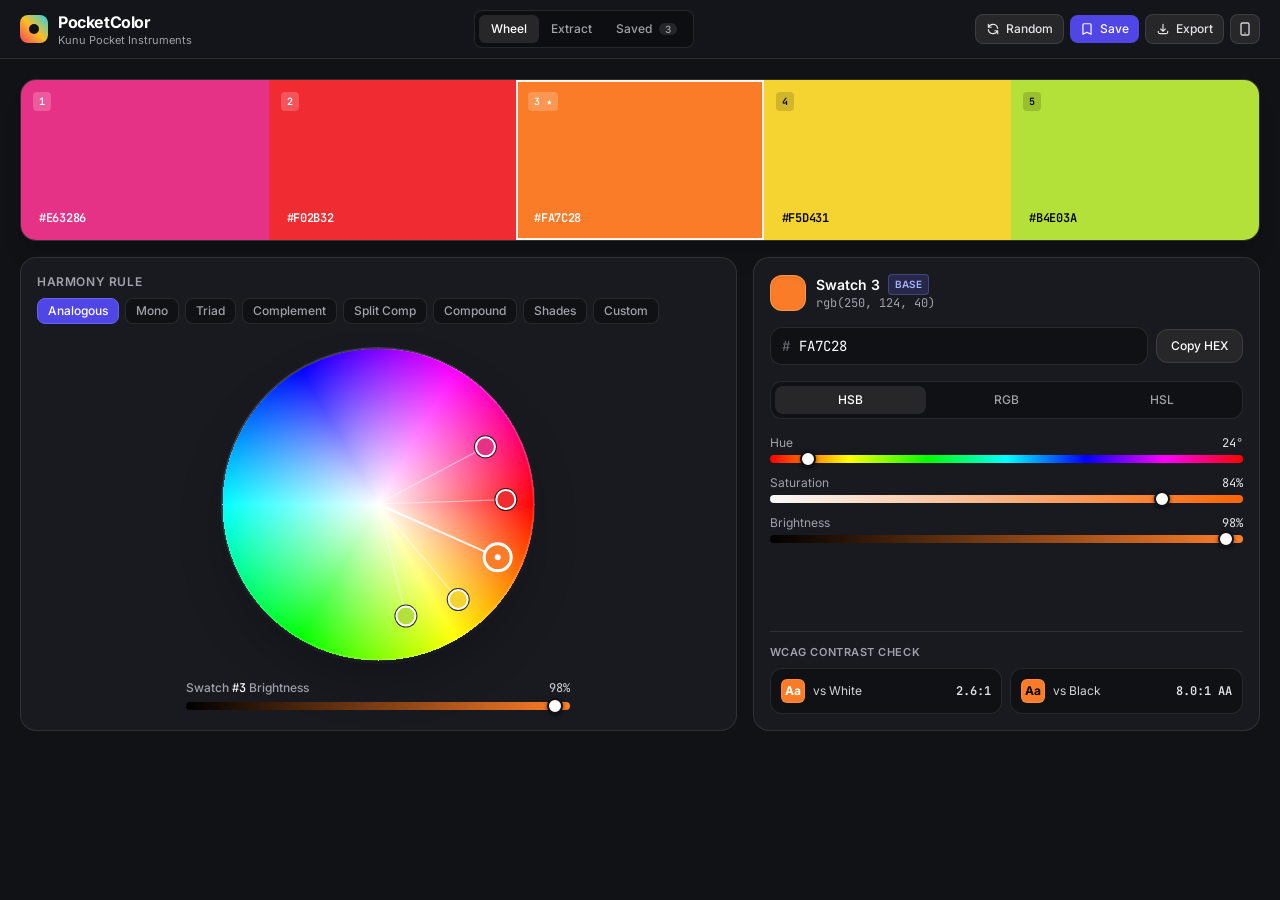
<file: tools/pocketcolor/index.html>
<!DOCTYPE html>
<html lang="en" class="dark">
<head>
  <meta charset="UTF-8" />
  <meta name="viewport" content="width=device-width, initial-scale=1.0, maximum-scale=1.0, user-scalable=no" />
  <title>PocketColor — Kunu Pocket Instruments</title>
  <meta name="theme-color" content="#111215" />
  <meta name="apple-mobile-web-app-capable" content="yes" />
  <meta name="apple-mobile-web-app-status-bar-style" content="black-translucent" />
  <meta name="apple-mobile-web-app-title" content="PocketColor" />
  <style>/* Bundled so PocketColor works fully offline. Inter and JetBrains Mono: SIL Open Font License. */
@font-face{font-family:'Inter';font-style:normal;font-weight:400;font-display:swap;src:url([data-uri]) format('woff2')}
@font-face{font-family:'Inter';font-style:normal;font-weight:500;font-display:swap;src:url([data-uri]) format('woff2')}
@font-face{font-family:'Inter';font-style:normal;font-weight:600;font-display:swap;src:url([data-uri]) format('woff2')}
@font-face{font-family:'Inter';font-style:normal;font-weight:700;font-display:swap;src:url([data-uri]) format('woff2')}
@font-face{font-family:'JetBrains Mono';font-style:normal;font-weight:400;font-display:swap;src:url([data-uri]) format('woff2')}
@font-face{font-family:'JetBrains Mono';font-style:normal;font-weight:500;font-display:swap;src:url([data-uri]) format('woff2')}
@font-face{font-family:'JetBrains Mono';font-style:normal;font-weight:600;font-display:swap;src:url([data-uri]) format('woff2')}
*,:after,:before{--tw-border-spacing-x:0;--tw-border-spacing-y:0;--tw-translate-x:0;--tw-translate-y:0;--tw-rotate:0;--tw-skew-x:0;--tw-skew-y:0;--tw-scale-x:1;--tw-scale-y:1;--tw-pan-x: ;--tw-pan-y: ;--tw-pinch-zoom: ;--tw-scroll-snap-strictness:proximity;--tw-gradient-from-position: ;--tw-gradient-via-position: ;--tw-gradient-to-position: ;--tw-ordinal: ;--tw-slashed-zero: ;--tw-numeric-figure: ;--tw-numeric-spacing: ;--tw-numeric-fraction: ;--tw-ring-inset: ;--tw-ring-offset-width:0px;--tw-ring-offset-color:#fff;--tw-ring-color:rgba(59,130,246,.5);--tw-ring-offset-shadow:0 0 #0000;--tw-ring-shadow:0 0 #0000;--tw-shadow:0 0 #0000;--tw-shadow-colored:0 0 #0000;--tw-blur: ;--tw-brightness: ;--tw-contrast: ;--tw-grayscale: ;--tw-hue-rotate: ;--tw-invert: ;--tw-saturate: ;--tw-sepia: ;--tw-drop-shadow: ;--tw-backdrop-blur: ;--tw-backdrop-brightness: ;--tw-backdrop-contrast: ;--tw-backdrop-grayscale: ;--tw-backdrop-hue-rotate: ;--tw-backdrop-invert: ;--tw-backdrop-opacity: ;--tw-backdrop-saturate: ;--tw-backdrop-sepia: ;--tw-contain-size: ;--tw-contain-layout: ;--tw-contain-paint: ;--tw-contain-style: }::backdrop{--tw-border-spacing-x:0;--tw-border-spacing-y:0;--tw-translate-x:0;--tw-translate-y:0;--tw-rotate:0;--tw-skew-x:0;--tw-skew-y:0;--tw-scale-x:1;--tw-scale-y:1;--tw-pan-x: ;--tw-pan-y: ;--tw-pinch-zoom: ;--tw-scroll-snap-strictness:proximity;--tw-gradient-from-position: ;--tw-gradient-via-position: ;--tw-gradient-to-position: ;--tw-ordinal: ;--tw-slashed-zero: ;--tw-numeric-figure: ;--tw-numeric-spacing: ;--tw-numeric-fraction: ;--tw-ring-inset: ;--tw-ring-offset-width:0px;--tw-ring-offset-color:#fff;--tw-ring-color:rgba(59,130,246,.5);--tw-ring-offset-shadow:0 0 #0000;--tw-ring-shadow:0 0 #0000;--tw-shadow:0 0 #0000;--tw-shadow-colored:0 0 #0000;--tw-blur: ;--tw-brightness: ;--tw-contrast: ;--tw-grayscale: ;--tw-hue-rotate: ;--tw-invert: ;--tw-saturate: ;--tw-sepia: ;--tw-drop-shadow: ;--tw-backdrop-blur: ;--tw-backdrop-brightness: ;--tw-backdrop-contrast: ;--tw-backdrop-grayscale: ;--tw-backdrop-hue-rotate: ;--tw-backdrop-invert: ;--tw-backdrop-opacity: ;--tw-backdrop-saturate: ;--tw-backdrop-sepia: ;--tw-contain-size: ;--tw-contain-layout: ;--tw-contain-paint: ;--tw-contain-style: }/*! tailwindcss v3.4.17 | MIT License | https://tailwindcss.com*/*,:after,:before{box-sizing:border-box;border:0 solid #e5e7eb}:after,:before{--tw-content:""}:host,html{line-height:1.5;-webkit-text-size-adjust:100%;-moz-tab-size:4;-o-tab-size:4;tab-size:4;font-family:Inter,system-ui,sans-serif;font-feature-settings:normal;font-variation-settings:normal;-webkit-tap-highlight-color:transparent}body{margin:0;line-height:inherit}hr{height:0;color:inherit;border-top-width:1px}abbr:where([title]){-webkit-text-decoration:underline dotted;text-decoration:underline dotted}h1,h2,h3,h4,h5,h6{font-size:inherit;font-weight:inherit}a{color:inherit;text-decoration:inherit}b,strong{font-weight:bolder}code,kbd,pre,samp{font-family:JetBrains Mono,monospace;font-feature-settings:normal;font-variation-settings:normal;font-size:1em}small{font-size:80%}sub,sup{font-size:75%;line-height:0;position:relative;vertical-align:baseline}sub{bottom:-.25em}sup{top:-.5em}table{text-indent:0;border-color:inherit;border-collapse:collapse}button,input,optgroup,select,textarea{font-family:inherit;font-feature-settings:inherit;font-variation-settings:inherit;font-size:100%;font-weight:inherit;line-height:inherit;letter-spacing:inherit;color:inherit;margin:0;padding:0}button,select{text-transform:none}button,input:where([type=button]),input:where([type=reset]),input:where([type=submit]){-webkit-appearance:button;background-color:transparent;background-image:none}:-moz-focusring{outline:auto}:-moz-ui-invalid{box-shadow:none}progress{vertical-align:baseline}::-webkit-inner-spin-button,::-webkit-outer-spin-button{height:auto}[type=search]{-webkit-appearance:textfield;outline-offset:-2px}::-webkit-search-decoration{-webkit-appearance:none}::-webkit-file-upload-button{-webkit-appearance:button;font:inherit}summary{display:list-item}blockquote,dd,dl,figure,h1,h2,h3,h4,h5,h6,hr,p,pre{margin:0}fieldset{margin:0}fieldset,legend{padding:0}menu,ol,ul{list-style:none;margin:0;padding:0}dialog{padding:0}textarea{resize:vertical}input::-moz-placeholder,textarea::-moz-placeholder{opacity:1;color:#9ca3af}input::placeholder,textarea::placeholder{opacity:1;color:#9ca3af}[role=button],button{cursor:pointer}:disabled{cursor:default}audio,canvas,embed,iframe,img,object,svg,video{display:block;vertical-align:middle}img,video{max-width:100%;height:auto}[hidden]:where(:not([hidden=until-found])){display:none}.container{width:100%}@media (min-width:640px){.container{max-width:640px}}@media (min-width:768px){.container{max-width:768px}}@media (min-width:1024px){.container{max-width:1024px}}@media (min-width:1280px){.container{max-width:1280px}}@media (min-width:1536px){.container{max-width:1536px}}.pointer-events-none{pointer-events:none}.visible{visibility:visible}.static{position:static}.fixed{position:fixed}.absolute{position:absolute}.relative{position:relative}.sticky{position:sticky}.inset-0{inset:0}.bottom-5{bottom:1.25rem}.left-1\/2{left:50%}.left-3{left:.75rem}.top-0{top:0}.top-1\/2{top:50%}.z-30{z-index:30}.z-50{z-index:50}.col-span-full{grid-column:1/-1}.mx-auto{margin-left:auto;margin-right:auto}.ml-1{margin-left:.25rem}.mt-auto{margin-top:auto}.flex{display:flex}.grid{display:grid}.hidden{display:none}.h-10{height:2.5rem}.h-12{height:3rem}.h-16{height:4rem}.h-2\.5{height:.625rem}.h-3\.5{height:.875rem}.h-32{height:8rem}.h-4{height:1rem}.h-6{height:1.5rem}.h-7{height:1.75rem}.h-9{height:2.25rem}.h-\[270px\]{height:270px}.max-h-64{max-height:16rem}.min-h-\[240px\]{min-height:240px}.min-h-screen{min-height:100vh}.w-10{width:2.5rem}.w-2\.5{width:.625rem}.w-3\.5{width:.875rem}.w-4{width:1rem}.w-6{width:1.5rem}.w-7{width:1.75rem}.w-9{width:2.25rem}.w-\[270px\]{width:270px}.w-fit{width:-moz-fit-content;width:fit-content}.w-full{width:100%}.min-w-0{min-width:0}.max-w-7xl{max-width:80rem}.max-w-full{max-width:100%}.max-w-lg{max-width:32rem}.max-w-md{max-width:28rem}.max-w-sm{max-width:24rem}.flex-1{flex:1 1 0%}.shrink-0{flex-shrink:0}.flex-grow{flex-grow:1}.-translate-x-1\/2{--tw-translate-x:-50%}.-translate-x-1\/2,.-translate-y-1\/2{transform:translate(var(--tw-translate-x),var(--tw-translate-y)) rotate(var(--tw-rotate)) skewX(var(--tw-skew-x)) skewY(var(--tw-skew-y)) scaleX(var(--tw-scale-x)) scaleY(var(--tw-scale-y))}.-translate-y-1\/2{--tw-translate-y:-50%}.transform{transform:translate(var(--tw-translate-x),var(--tw-translate-y)) rotate(var(--tw-rotate)) skewX(var(--tw-skew-x)) skewY(var(--tw-skew-y)) scaleX(var(--tw-scale-x)) scaleY(var(--tw-scale-y))}.cursor-pointer{cursor:pointer}.select-none{-webkit-user-select:none;-moz-user-select:none;user-select:none}.grid-cols-1{grid-template-columns:repeat(1,minmax(0,1fr))}.grid-cols-2{grid-template-columns:repeat(2,minmax(0,1fr))}.grid-cols-5{grid-template-columns:repeat(5,minmax(0,1fr))}.flex-col{flex-direction:column}.flex-wrap{flex-wrap:wrap}.items-center{align-items:center}.justify-end{justify-content:flex-end}.justify-center{justify-content:center}.justify-between{justify-content:space-between}.gap-0\.5{gap:.125rem}.gap-1{gap:.25rem}.gap-1\.5{gap:.375rem}.gap-2{gap:.5rem}.gap-2\.5{gap:.625rem}.gap-3{gap:.75rem}.gap-4{gap:1rem}.overflow-hidden,.truncate{overflow:hidden}.truncate{text-overflow:ellipsis;white-space:nowrap}.rounded{border-radius:.25rem}.rounded-2xl{border-radius:1rem}.rounded-full{border-radius:9999px}.rounded-lg{border-radius:.5rem}.rounded-md{border-radius:.375rem}.rounded-xl{border-radius:.75rem}.border{border-width:1px}.border-2{border-width:2px}.border-b{border-bottom-width:1px}.border-t{border-top-width:1px}.border-dashed{border-style:dashed}.border-indigo-400{--tw-border-opacity:1;border-color:rgb(129 140 248/var(--tw-border-opacity,1))}.border-indigo-400\/30{border-color:rgba(129,140,248,.3)}.border-indigo-500{--tw-border-opacity:1;border-color:rgb(99 102 241/var(--tw-border-opacity,1))}.border-white\/10{border-color:hsla(0,0%,100%,.1)}.border-white\/15{border-color:hsla(0,0%,100%,.15)}.border-white\/20{border-color:hsla(0,0%,100%,.2)}.bg-\[\#0d0e11\]{--tw-bg-opacity:1;background-color:rgb(13 14 17/var(--tw-bg-opacity,1))}.bg-\[\#0f1115\]{--tw-bg-opacity:1;background-color:rgb(15 17 21/var(--tw-bg-opacity,1))}.bg-\[\#111215\]{--tw-bg-opacity:1;background-color:rgb(17 18 21/var(--tw-bg-opacity,1))}.bg-\[\#111318\]{--tw-bg-opacity:1;background-color:rgb(17 19 24/var(--tw-bg-opacity,1))}.bg-\[\#121419\]{--tw-bg-opacity:1;background-color:rgb(18 20 25/var(--tw-bg-opacity,1))}.bg-\[\#15171c\]\/95{background-color:rgba(21,23,28,.95)}.bg-\[\#181a20\]{--tw-bg-opacity:1;background-color:rgb(24 26 32/var(--tw-bg-opacity,1))}.bg-black\/15{background-color:rgba(0,0,0,.15)}.bg-black\/70{background-color:rgba(0,0,0,.7)}.bg-emerald-600{--tw-bg-opacity:1;background-color:rgb(5 150 105/var(--tw-bg-opacity,1))}.bg-indigo-500\/20{background-color:rgba(99,102,241,.2)}.bg-indigo-600{--tw-bg-opacity:1;background-color:rgb(79 70 229/var(--tw-bg-opacity,1))}.bg-white\/10{background-color:hsla(0,0%,100%,.1)}.bg-white\/20{background-color:hsla(0,0%,100%,.2)}.bg-zinc-800{--tw-bg-opacity:1;background-color:rgb(39 39 42/var(--tw-bg-opacity,1))}.bg-zinc-800\/60{background-color:rgba(39,39,42,.6)}.bg-zinc-900{--tw-bg-opacity:1;background-color:rgb(24 24 27/var(--tw-bg-opacity,1))}.bg-gradient-to-tr{background-image:linear-gradient(to top right,var(--tw-gradient-stops))}.from-rose-500{--tw-gradient-from:#f43f5e var(--tw-gradient-from-position);--tw-gradient-to:rgba(244,63,94,0) var(--tw-gradient-to-position);--tw-gradient-stops:var(--tw-gradient-from),var(--tw-gradient-to)}.via-amber-400{--tw-gradient-to:rgba(251,191,36,0) var(--tw-gradient-to-position);--tw-gradient-stops:var(--tw-gradient-from),#fbbf24 var(--tw-gradient-via-position),var(--tw-gradient-to)}.to-cyan-400{--tw-gradient-to:#22d3ee var(--tw-gradient-to-position)}.object-contain{-o-object-fit:contain;object-fit:contain}.p-1{padding:.25rem}.p-1\.5{padding:.375rem}.p-2{padding:.5rem}.p-2\.5{padding:.625rem}.p-3{padding:.75rem}.p-4{padding:1rem}.p-5{padding:1.25rem}.p-6{padding:1.5rem}.px-1\.5{padding-left:.375rem;padding-right:.375rem}.px-2{padding-left:.5rem;padding-right:.5rem}.px-2\.5{padding-left:.625rem;padding-right:.625rem}.px-3{padding-left:.75rem;padding-right:.75rem}.px-3\.5{padding-left:.875rem;padding-right:.875rem}.px-4{padding-left:1rem;padding-right:1rem}.py-0\.5{padding-top:.125rem;padding-bottom:.125rem}.py-1{padding-top:.25rem;padding-bottom:.25rem}.py-1\.5{padding-top:.375rem;padding-bottom:.375rem}.py-10{padding-top:2.5rem;padding-bottom:2.5rem}.py-2{padding-top:.5rem;padding-bottom:.5rem}.py-2\.5{padding-top:.625rem;padding-bottom:.625rem}.pl-7{padding-left:1.75rem}.pr-3{padding-right:.75rem}.pt-3{padding-top:.75rem}.text-left{text-align:left}.text-center{text-align:center}.font-mono{font-family:JetBrains Mono,monospace}.text-\[10px\]{font-size:10px}.text-\[11px\]{font-size:11px}.text-base{font-size:1rem;line-height:1.5rem}.text-lg{font-size:1.125rem;line-height:1.75rem}.text-sm{font-size:.875rem;line-height:1.25rem}.text-xs{font-size:.75rem;line-height:1rem}.font-bold{font-weight:700}.font-medium{font-weight:500}.font-semibold{font-weight:600}.uppercase{text-transform:uppercase}.leading-none{line-height:1}.leading-relaxed{line-height:1.625}.leading-tight{line-height:1.25}.tracking-tight{letter-spacing:-.025em}.tracking-wider{letter-spacing:.05em}.text-black{--tw-text-opacity:1;color:rgb(0 0 0/var(--tw-text-opacity,1))}.text-indigo-300{--tw-text-opacity:1;color:rgb(165 180 252/var(--tw-text-opacity,1))}.text-white{--tw-text-opacity:1;color:rgb(255 255 255/var(--tw-text-opacity,1))}.text-zinc-200{--tw-text-opacity:1;color:rgb(228 228 231/var(--tw-text-opacity,1))}.text-zinc-300{--tw-text-opacity:1;color:rgb(212 212 216/var(--tw-text-opacity,1))}.text-zinc-400{--tw-text-opacity:1;color:rgb(161 161 170/var(--tw-text-opacity,1))}.text-zinc-500{--tw-text-opacity:1;color:rgb(113 113 122/var(--tw-text-opacity,1))}.placeholder-zinc-500::-moz-placeholder{--tw-placeholder-opacity:1;color:rgb(113 113 122/var(--tw-placeholder-opacity,1))}.placeholder-zinc-500::placeholder{--tw-placeholder-opacity:1;color:rgb(113 113 122/var(--tw-placeholder-opacity,1))}.opacity-0{opacity:0}.shadow-2xl{--tw-shadow:0 25px 50px -12px rgba(0,0,0,.25);--tw-shadow-colored:0 25px 50px -12px var(--tw-shadow-color)}.shadow-2xl,.shadow-inner{box-shadow:var(--tw-ring-offset-shadow,0 0 #0000),var(--tw-ring-shadow,0 0 #0000),var(--tw-shadow)}.shadow-inner{--tw-shadow:inset 0 2px 4px 0 rgba(0,0,0,.05);--tw-shadow-colored:inset 0 2px 4px 0 var(--tw-shadow-color)}.shadow-lg{--tw-shadow:0 10px 15px -3px rgba(0,0,0,.1),0 4px 6px -4px rgba(0,0,0,.1);--tw-shadow-colored:0 10px 15px -3px var(--tw-shadow-color),0 4px 6px -4px var(--tw-shadow-color)}.shadow-lg,.shadow-sm{box-shadow:var(--tw-ring-offset-shadow,0 0 #0000),var(--tw-ring-shadow,0 0 #0000),var(--tw-shadow)}.shadow-sm{--tw-shadow:0 1px 2px 0 rgba(0,0,0,.05);--tw-shadow-colored:0 1px 2px 0 var(--tw-shadow-color)}.shadow-xl{--tw-shadow:0 20px 25px -5px rgba(0,0,0,.1),0 8px 10px -6px rgba(0,0,0,.1);--tw-shadow-colored:0 20px 25px -5px var(--tw-shadow-color),0 8px 10px -6px var(--tw-shadow-color);box-shadow:var(--tw-ring-offset-shadow,0 0 #0000),var(--tw-ring-shadow,0 0 #0000),var(--tw-shadow)}.ring{--tw-ring-offset-shadow:var(--tw-ring-inset) 0 0 0 var(--tw-ring-offset-width) var(--tw-ring-offset-color);--tw-ring-shadow:var(--tw-ring-inset) 0 0 0 calc(3px + var(--tw-ring-offset-width)) var(--tw-ring-color)}.ring,.ring-2{box-shadow:var(--tw-ring-offset-shadow),var(--tw-ring-shadow),var(--tw-shadow,0 0 #0000)}.ring-2{--tw-ring-offset-shadow:var(--tw-ring-inset) 0 0 0 var(--tw-ring-offset-width) var(--tw-ring-offset-color);--tw-ring-shadow:var(--tw-ring-inset) 0 0 0 calc(2px + var(--tw-ring-offset-width)) var(--tw-ring-color)}.ring-inset{--tw-ring-inset:inset}.ring-white\/90{--tw-ring-color:hsla(0,0%,100%,.9)}.filter{filter:var(--tw-blur) var(--tw-brightness) var(--tw-contrast) var(--tw-grayscale) var(--tw-hue-rotate) var(--tw-invert) var(--tw-saturate) var(--tw-sepia) var(--tw-drop-shadow)}.backdrop-blur{--tw-backdrop-blur:blur(8px)}.backdrop-blur,.backdrop-blur-sm{-webkit-backdrop-filter:var(--tw-backdrop-blur) var(--tw-backdrop-brightness) var(--tw-backdrop-contrast) var(--tw-backdrop-grayscale) var(--tw-backdrop-hue-rotate) var(--tw-backdrop-invert) var(--tw-backdrop-opacity) var(--tw-backdrop-saturate) var(--tw-backdrop-sepia);backdrop-filter:var(--tw-backdrop-blur) var(--tw-backdrop-brightness) var(--tw-backdrop-contrast) var(--tw-backdrop-grayscale) var(--tw-backdrop-hue-rotate) var(--tw-backdrop-invert) var(--tw-backdrop-opacity) var(--tw-backdrop-saturate) var(--tw-backdrop-sepia)}.backdrop-blur-sm{--tw-backdrop-blur:blur(4px)}.transition{transition-property:color,background-color,border-color,text-decoration-color,fill,stroke,opacity,box-shadow,transform,filter,-webkit-backdrop-filter;transition-property:color,background-color,border-color,text-decoration-color,fill,stroke,opacity,box-shadow,transform,filter,backdrop-filter;transition-property:color,background-color,border-color,text-decoration-color,fill,stroke,opacity,box-shadow,transform,filter,backdrop-filter,-webkit-backdrop-filter;transition-timing-function:cubic-bezier(.4,0,.2,1);transition-duration:.15s}.transition-opacity{transition-property:opacity;transition-timing-function:cubic-bezier(.4,0,.2,1);transition-duration:.15s}.duration-200{transition-duration:.2s}.hover\:border-indigo-400\/60:hover{border-color:rgba(129,140,248,.6)}.hover\:border-white\/25:hover{border-color:hsla(0,0%,100%,.25)}.hover\:bg-black\/10:hover{background-color:rgba(0,0,0,.1)}.hover\:bg-emerald-500:hover{--tw-bg-opacity:1;background-color:rgb(16 185 129/var(--tw-bg-opacity,1))}.hover\:bg-indigo-500:hover{--tw-bg-opacity:1;background-color:rgb(99 102 241/var(--tw-bg-opacity,1))}.hover\:bg-rose-600\/80:hover{background-color:rgba(225,29,72,.8)}.hover\:bg-white\/15:hover{background-color:hsla(0,0%,100%,.15)}.hover\:bg-zinc-700:hover{--tw-bg-opacity:1;background-color:rgb(63 63 70/var(--tw-bg-opacity,1))}.hover\:text-white:hover{--tw-text-opacity:1;color:rgb(255 255 255/var(--tw-text-opacity,1))}.focus\:border-indigo-500:focus{--tw-border-opacity:1;border-color:rgb(99 102 241/var(--tw-border-opacity,1))}.focus\:outline-none:focus{outline:2px solid transparent;outline-offset:2px}@media (min-width:640px){.sm\:block{display:block}.sm\:inline{display:inline}.sm\:h-40{height:10rem}.sm\:h-\[320px\]{height:320px}.sm\:w-64{width:16rem}.sm\:w-\[320px\]{width:320px}.sm\:grid-cols-2{grid-template-columns:repeat(2,minmax(0,1fr))}.sm\:p-3{padding:.75rem}.sm\:p-5{padding:1.25rem}.sm\:p-6{padding:1.5rem}.sm\:px-5{padding-left:1.25rem;padding-right:1.25rem}.sm\:text-base{font-size:1rem;line-height:1.5rem}.sm\:text-xs{font-size:.75rem;line-height:1rem}}@media (min-width:1024px){.lg\:col-span-5{grid-column:span 5/span 5}.lg\:col-span-7{grid-column:span 7/span 7}.lg\:grid-cols-12{grid-template-columns:repeat(12,minmax(0,1fr))}.lg\:grid-cols-3{grid-template-columns:repeat(3,minmax(0,1fr))}}
  </style>
  <style>
    * { box-sizing: border-box; -webkit-tap-highlight-color: transparent; }
    body {
      background-color: #111215;
      color: #e5e7eb;
      font-family: 'Inter', system-ui, sans-serif;
      overscroll-behavior-y: contain;
    }
    input[type="range"] {
      -webkit-appearance: none;
      appearance: none;
      background: transparent;
      cursor: pointer;
    }
    input[type="range"]::-webkit-slider-runnable-track {
      height: 8px;
      border-radius: 999px;
    }
    input[type="range"]::-webkit-slider-thumb {
      -webkit-appearance: none;
      appearance: none;
      width: 16px;
      height: 16px;
      border-radius: 50%;
      background: #ffffff;
      border: 2px solid #111215;
      box-shadow: 0 1px 4px rgba(0,0,0,0.6);
      margin-top: -4px;
    }
    input[type="range"]::-moz-range-thumb {
      width: 16px;
      height: 16px;
      border-radius: 50%;
      background: #ffffff;
      border: 2px solid #111215;
      box-shadow: 0 1px 4px rgba(0,0,0,0.6);
    }
    .wheel-canvas {
      touch-action: none;
      user-select: none;
    }
    .swatch-col {
      transition: flex-grow 0.18s ease, transform 0.15s ease;
    }
    ::-webkit-scrollbar { width: 6px; height: 6px; }
    ::-webkit-scrollbar-track { background: #16181d; }
    ::-webkit-scrollbar-thumb { background: #2e323b; border-radius: 3px; }
  </style>
</head>
<body class="min-h-screen flex flex-col">

  <!-- Top Header -->
  <header class="sticky top-0 z-30 bg-[#15171c]/95 backdrop-blur border-b border-white/10 px-3 sm:px-5 py-2.5">
    <div class="max-w-7xl mx-auto flex flex-wrap items-center justify-between gap-2">
      <div class="flex items-center gap-2.5">
        <div class="w-7 h-7 rounded-lg bg-gradient-to-tr from-rose-500 via-amber-400 to-cyan-400 flex items-center justify-center shadow-sm">
          <div class="w-2.5 h-2.5 rounded-full bg-[#111215]"></div>
        </div>
        <div>
          <h1 class="text-sm sm:text-base font-bold tracking-tight text-white leading-none">PocketColor</h1>
          <p class="text-[11px] text-zinc-400 leading-tight hidden sm:block">Kunu Pocket Instruments</p>
        </div>
      </div>

      <!-- Mode Tabs -->
      <nav class="flex items-center bg-[#0d0e11] p-1 rounded-lg border border-white/10" role="tablist">
        <button id="tab-wheel" class="px-3 py-1.5 rounded-md text-xs font-medium transition bg-zinc-800 text-white" data-tab="wheel">Wheel</button>
        <button id="tab-extract" class="px-3 py-1.5 rounded-md text-xs font-medium transition text-zinc-400 hover:text-white" data-tab="extract">Extract</button>
        <button id="tab-library" class="px-3 py-1.5 rounded-md text-xs font-medium transition text-zinc-400 hover:text-white" data-tab="library">
          Saved <span id="saved-count" class="ml-1 px-1.5 py-0.2 rounded-full bg-white/10 text-[10px]">0</span>
        </button>
      </nav>

      <!-- Action Buttons -->
      <div class="flex items-center gap-1.5">
        <button id="btn-random" title="Randomize Base Color" class="px-2.5 py-1.5 rounded-lg bg-zinc-800 hover:bg-zinc-700 text-zinc-200 text-xs font-medium border border-white/10 transition flex items-center gap-1.5">
          <svg class="w-3.5 h-3.5" fill="none" stroke="currentColor" stroke-width="2" viewBox="0 0 24 24"><path stroke-linecap="round" stroke-linejoin="round" d="M4 4v5h.582m15.356 2A8.001 8.001 0 004.582 9m0 0H9m11 11v-5h-.581m0 0a8.003 8.003 0 01-15.357-2m15.357 2H15"/></svg>
          <span class="hidden sm:inline">Random</span>
        </button>
        <button id="btn-save-open" class="px-2.5 py-1.5 rounded-lg bg-indigo-600 hover:bg-indigo-500 text-white text-xs font-medium transition flex items-center gap-1.5">
          <svg class="w-3.5 h-3.5" fill="none" stroke="currentColor" stroke-width="2" viewBox="0 0 24 24"><path stroke-linecap="round" stroke-linejoin="round" d="M5 5a2 2 0 012-2h10a2 2 0 012 2v16l-7-3.5L5 21V5z"/></svg>
          <span>Save</span>
        </button>
        <button id="btn-export-open" class="px-2.5 py-1.5 rounded-lg bg-zinc-800 hover:bg-zinc-700 text-zinc-200 text-xs font-medium border border-white/10 transition flex items-center gap-1.5">
          <svg class="w-3.5 h-3.5" fill="none" stroke="currentColor" stroke-width="2" viewBox="0 0 24 24"><path stroke-linecap="round" stroke-linejoin="round" d="M4 16v1a3 3 0 003 3h10a3 3 0 003-3v-1m-4-4l-4 4m0 0l-4-4m4 4V4"/></svg>
          <span class="hidden sm:inline">Export</span>
        </button>
        <button id="btn-pwa-open" title="Local PWA & Offline Info" class="p-1.5 rounded-lg bg-zinc-800 hover:bg-zinc-700 text-zinc-300 border border-white/10 transition">
          <svg class="w-4 h-4" fill="none" stroke="currentColor" stroke-width="2" viewBox="0 0 24 24"><path stroke-linecap="round" stroke-linejoin="round" d="M12 18h.01M8 21h8a2 2 0 002-2V5a2 2 0 00-2-2H8a2 2 0 00-2 2v14a2 2 0 002 2z"/></svg>
        </button>
      </div>
    </div>
  </header>

  <!-- Main Content -->
  <main class="flex-1 max-w-7xl w-full mx-auto p-3 sm:p-5 flex flex-col gap-4">

    <!-- 5-Swatch Kuler Strip (Always visible in Wheel & Extract, or top summary) -->
    <section aria-label="Active Palette Swatches" class="rounded-2xl overflow-hidden border border-white/10 bg-[#181a20] shadow-xl">
      <div id="swatch-strip" class="grid grid-cols-5 h-32 sm:h-40">
        <!-- Populated by JS -->
      </div>
    </section>

    <!-- VIEW 1: COLOR WHEEL & INSPECTOR -->
    <section id="view-wheel" class="grid grid-cols-1 lg:grid-cols-12 gap-4">

      <!-- Left: Harmony Rule + Wheel -->
      <div class="lg:col-span-7 bg-[#181a20] border border-white/10 rounded-2xl p-4 flex flex-col gap-4">
        <div class="flex flex-wrap items-center justify-between gap-2">
          <label for="harmony-select" class="text-xs font-semibold uppercase tracking-wider text-zinc-400">Harmony Rule</label>
          <div id="harmony-pills" class="flex flex-wrap gap-1.5">
            <!-- Populated by JS -->
          </div>
        </div>

        <div class="flex flex-col items-center justify-center gap-4 py-1">
          <div class="relative flex items-center justify-center">
            <canvas id="color-wheel" width="320" height="320" class="wheel-canvas w-[270px] h-[270px] sm:w-[320px] sm:h-[320px] rounded-full shadow-2xl"></canvas>
          </div>

          <!-- Global Brightness / Active Brightness Slider -->
          <div class="w-full max-w-sm flex flex-col gap-1.5">
            <div class="flex items-center justify-between text-xs">
              <span class="text-zinc-400 font-medium">Swatch <span id="wheel-active-num" class="text-white font-mono">#3</span> Brightness</span>
              <span id="wheel-v-val" class="font-mono text-zinc-300">100%</span>
            </div>
            <input id="slider-wheel-v" type="range" min="0" max="100" value="100" class="w-full rounded-full" />
          </div>
        </div>
      </div>

      <!-- Right: Selected Swatch Inspector -->
      <div class="lg:col-span-5 bg-[#181a20] border border-white/10 rounded-2xl p-4 flex flex-col gap-4">
        <div class="flex items-center justify-between">
          <div class="flex items-center gap-2.5">
            <div id="inspector-preview" class="w-9 h-9 rounded-xl border border-white/20 shadow-inner"></div>
            <div>
              <div class="flex items-center gap-2">
                <h2 class="text-sm font-semibold text-white">Swatch <span id="inspector-index">3</span></h2>
                <span id="inspector-base-badge" class="text-[10px] font-semibold uppercase px-1.5 py-0.5 rounded bg-indigo-500/20 text-indigo-300 border border-indigo-400/30">Base</span>
              </div>
              <p id="inspector-rgb-label" class="text-xs font-mono text-zinc-400">rgb(255, 255, 255)</p>
            </div>
          </div>

          <button id="btn-set-base" class="px-2.5 py-1 rounded-lg bg-zinc-800 hover:bg-zinc-700 text-xs text-zinc-200 border border-white/10 transition">
            Set Base
          </button>
        </div>

        <!-- HEX Input + Copy -->
        <div class="flex items-center gap-2">
          <div class="relative flex-1">
            <span class="absolute left-3 top-1/2 -translate-y-1/2 text-zinc-500 font-mono text-sm">#</span>
            <input id="input-hex" type="text" maxlength="7" class="w-full bg-[#0f1115] border border-white/10 rounded-xl pl-7 pr-3 py-2 font-mono text-sm text-white uppercase focus:outline-none focus:border-indigo-500" />
          </div>
          <button id="btn-copy-hex" class="px-3.5 py-2 rounded-xl bg-zinc-800 hover:bg-zinc-700 text-xs font-medium text-white border border-white/10 transition">
            Copy HEX
          </button>
        </div>

        <!-- Mode Switcher (HSB / RGB / HSL) -->
        <div class="flex items-center gap-1 bg-[#0f1115] p-1 rounded-xl border border-white/10">
          <button data-cmode="HSB" class="cmode-btn flex-1 py-1.5 rounded-lg text-xs font-medium bg-zinc-800 text-white transition">HSB</button>
          <button data-cmode="RGB" class="cmode-btn flex-1 py-1.5 rounded-lg text-xs font-medium text-zinc-400 hover:text-white transition">RGB</button>
          <button data-cmode="HSL" class="cmode-btn flex-1 py-1.5 rounded-lg text-xs font-medium text-zinc-400 hover:text-white transition">HSL</button>
        </div>

        <!-- 3 Channel Sliders -->
        <div id="channel-sliders" class="flex flex-col gap-3">
          <!-- Populated by JS -->
        </div>

        <!-- WCAG Contrast Quick Check -->
        <div class="mt-auto pt-3 border-t border-white/10 flex flex-col gap-2">
          <span class="text-[11px] font-semibold uppercase tracking-wider text-zinc-400">WCAG Contrast Check</span>
          <div class="grid grid-cols-2 gap-2">
            <div class="bg-[#0f1115] border border-white/10 rounded-xl p-2.5 flex items-center justify-between">
              <div class="flex items-center gap-2">
                <span id="wcag-white-sample" class="w-6 h-6 rounded-md flex items-center justify-center text-xs font-bold border border-white/10">Aa</span>
                <span class="text-xs text-zinc-300">vs White</span>
              </div>
              <span id="wcag-white-ratio" class="text-xs font-mono font-semibold text-zinc-200">4.5:1</span>
            </div>
            <div class="bg-[#0f1115] border border-white/10 rounded-xl p-2.5 flex items-center justify-between">
              <div class="flex items-center gap-2">
                <span id="wcag-black-sample" class="w-6 h-6 rounded-md flex items-center justify-center text-xs font-bold border border-white/10">Aa</span>
                <span class="text-xs text-zinc-300">vs Black</span>
              </div>
              <span id="wcag-black-ratio" class="text-xs font-mono font-semibold text-zinc-200">4.5:1</span>
            </div>
          </div>
        </div>
      </div>
    </section>

    <!-- VIEW 2: EXTRACT FROM IMAGE -->
    <section id="view-extract" class="hidden bg-[#181a20] border border-white/10 rounded-2xl p-4 sm:p-6 flex flex-col gap-4">
      <div class="flex flex-wrap items-center justify-between gap-2">
        <div>
          <h2 class="text-base font-semibold text-white">Extract Palette from Image</h2>
          <p class="text-xs text-zinc-400">Runs 100% locally in your browser. Your image never leaves your device.</p>
        </div>
        <label class="cursor-pointer px-3.5 py-2 rounded-xl bg-indigo-600 hover:bg-indigo-500 text-white text-xs font-medium transition">
          Choose Image
          <input id="image-upload" type="file" accept="image/*" class="hidden" />
        </label>
      </div>

      <div id="drop-zone" class="border-2 border-dashed border-white/15 hover:border-indigo-400/60 rounded-2xl p-6 flex flex-col items-center justify-center text-center gap-3 min-h-[240px] bg-[#121419] transition">
        <img id="extract-preview" alt="Uploaded preview" class="hidden max-h-64 max-w-full rounded-xl shadow-lg object-contain" />
        <div id="drop-placeholder" class="flex flex-col items-center gap-2 text-zinc-400">
          <svg class="w-10 h-10 text-zinc-500" fill="none" stroke="currentColor" stroke-width="1.5" viewBox="0 0 24 24"><path stroke-linecap="round" stroke-linejoin="round" d="M2.25 15.75l5.159-5.159a2.25 2.25 0 013.182 0l5.159 5.159m-1.5-1.5l1.409-1.409a2.25 2.25 0 013.182 0l2.909 2.909m-18 3.75h16.5a1.5 1.5 0 001.5-1.5V6a1.5 1.5 0 00-1.5-1.5H3.75A1.5 1.5 0 002.25 6v12a1.5 1.5 0 001.5 1.5zm10.5-11.25h.008v.008h-.008V8.25zm.375 0a.375.375 0 11-.75 0 .375.375 0 01.75 0z"/></svg>
          <p class="text-sm font-medium text-zinc-300">Drop an image here or click "Choose Image"</p>
          <p class="text-xs text-zinc-500">Extracts 5 dominant colors into your active palette</p>
        </div>
      </div>

      <div id="extract-actions" class="hidden flex flex-wrap items-center justify-between gap-2">
        <div class="flex items-center gap-2">
          <span class="text-xs text-zinc-400">Mood:</span>
          <button data-mood="vivid" class="mood-btn px-2.5 py-1 rounded-lg bg-zinc-800 text-white text-xs border border-white/10">Colorful</button>
          <button data-mood="muted" class="mood-btn px-2.5 py-1 rounded-lg bg-[#0f1115] text-zinc-400 hover:text-white text-xs border border-white/10">Muted</button>
          <button data-mood="dark" class="mood-btn px-2.5 py-1 rounded-lg bg-[#0f1115] text-zinc-400 hover:text-white text-xs border border-white/10">Deep</button>
        </div>
        <button id="btn-edit-extracted" class="px-3.5 py-1.5 rounded-xl bg-zinc-800 hover:bg-zinc-700 text-xs font-medium text-white border border-white/10 transition">
          Open in Wheel →
        </button>
      </div>
    </section>

    <!-- VIEW 3: SAVED PALETTE LIBRARY -->
    <section id="view-library" class="hidden bg-[#181a20] border border-white/10 rounded-2xl p-4 sm:p-6 flex flex-col gap-4">
      <div class="flex flex-wrap items-center justify-between gap-3">
        <div>
          <h2 class="text-base font-semibold text-white">Saved Palettes</h2>
          <p class="text-xs text-zinc-400">Stored locally on this device.</p>
        </div>
        <input id="library-search" type="search" placeholder="Filter by name or hex..." class="w-full sm:w-64 bg-[#0f1115] border border-white/10 rounded-xl px-3 py-1.5 text-xs text-white placeholder-zinc-500 focus:outline-none focus:border-indigo-500" />
      </div>

      <div id="library-grid" class="grid grid-cols-1 sm:grid-cols-2 lg:grid-cols-3 gap-3">
        <!-- Populated by JS -->
      </div>
    </section>

  </main>

  <!-- Save Palette Modal -->
  <div id="modal-save" class="hidden fixed inset-0 z-50 bg-black/70 backdrop-blur-sm flex items-center justify-center p-4">
    <div class="bg-[#181a20] border border-white/15 rounded-2xl max-w-md w-full p-5 flex flex-col gap-4 shadow-2xl">
      <div class="flex items-center justify-between">
        <h3 class="text-base font-semibold text-white">Save Palette</h3>
        <button data-close="modal-save" class="text-zinc-400 hover:text-white text-lg leading-none">&times;</button>
      </div>
      <div id="save-preview-strip" class="grid grid-cols-5 h-12 rounded-xl overflow-hidden border border-white/10"></div>
      <div class="flex flex-col gap-1.5">
        <label for="save-name-input" class="text-xs text-zinc-400">Palette Name</label>
        <input id="save-name-input" type="text" placeholder="e.g., Desert Dusk" class="bg-[#0f1115] border border-white/10 rounded-xl px-3 py-2 text-sm text-white focus:outline-none focus:border-indigo-500" />
      </div>
      <div class="flex justify-end gap-2">
        <button data-close="modal-save" class="px-3.5 py-2 rounded-xl bg-zinc-800 hover:bg-zinc-700 text-xs font-medium text-zinc-200">Cancel</button>
        <button id="btn-save-confirm" class="px-4 py-2 rounded-xl bg-indigo-600 hover:bg-indigo-500 text-xs font-medium text-white">Save Locally</button>
      </div>
    </div>
  </div>

  <!-- Export Modal -->
  <div id="modal-export" class="hidden fixed inset-0 z-50 bg-black/70 backdrop-blur-sm flex items-center justify-center p-4">
    <div class="bg-[#181a20] border border-white/15 rounded-2xl max-w-lg w-full p-5 flex flex-col gap-4 shadow-2xl">
      <div class="flex items-center justify-between">
        <h3 class="text-base font-semibold text-white">Export Palette</h3>
        <button data-close="modal-export" class="text-zinc-400 hover:text-white text-lg leading-none">&times;</button>
      </div>
      <div class="flex gap-1 bg-[#0f1115] p-1 rounded-xl border border-white/10">
        <button data-efmt="css" class="efmt-btn flex-1 py-1.5 rounded-lg text-xs font-medium bg-zinc-800 text-white">CSS Vars</button>
        <button data-efmt="tailwind" class="efmt-btn flex-1 py-1.5 rounded-lg text-xs font-medium text-zinc-400 hover:text-white">Tailwind</button>
        <button data-efmt="json" class="efmt-btn flex-1 py-1.5 rounded-lg text-xs font-medium text-zinc-400 hover:text-white">JSON</button>
      </div>
      <textarea id="export-code" readonly rows="7" class="w-full bg-[#0f1115] border border-white/10 rounded-xl p-3 font-mono text-xs text-zinc-200 focus:outline-none"></textarea>
      <div class="flex flex-wrap justify-between gap-2">
        <div class="flex gap-2"><button id="btn-download-ase" class="px-3.5 py-2 rounded-xl bg-zinc-800 hover:bg-zinc-700 text-xs font-medium text-zinc-200 border border-white/10">Download .ase</button><button id="btn-download-svg" class="px-3.5 py-2 rounded-xl bg-zinc-800 hover:bg-zinc-700 text-xs font-medium text-zinc-200 border border-white/10">Download SVG Card</button></div>
        <button id="btn-copy-export" class="px-4 py-2 rounded-xl bg-indigo-600 hover:bg-indigo-500 text-xs font-medium text-white">Copy Code</button>
      </div>
    </div>
  </div>

  <!-- PWA / Pocket Info Modal -->
  <div id="modal-pwa" class="hidden fixed inset-0 z-50 bg-black/70 backdrop-blur-sm flex items-center justify-center p-4">
    <div class="bg-[#181a20] border border-white/15 rounded-2xl max-w-md w-full p-5 flex flex-col gap-4 shadow-2xl">
      <div class="flex items-center justify-between">
        <h3 class="text-base font-semibold text-white">PocketColor Local PWA</h3>
        <button data-close="modal-pwa" class="text-zinc-400 hover:text-white text-lg leading-none">&times;</button>
      </div>
      <p class="text-xs text-zinc-300 leading-relaxed">
        This entire studio lives in a single self-contained HTML file and saves your palettes in local browser storage.
      </p>
      <div class="bg-[#0f1115] border border-white/10 rounded-xl p-3 flex flex-col gap-2 text-xs text-zinc-300">
        <div><strong class="text-white">Desktop / Laptop:</strong> Download this HTML file and open it anytime—even offline.</div>
        <div><strong class="text-white">Phone / Tablet:</strong> Host it on a local server or static page and tap <em>Add to Home Screen</em> to launch it full-screen like a native app.</div>
      </div>
      <div class="flex justify-end gap-2">
        <button id="btn-install-pwa" class="hidden px-3.5 py-2 rounded-xl bg-emerald-600 hover:bg-emerald-500 text-xs font-medium text-white">Install App</button>
        <button id="btn-download-html" class="px-4 py-2 rounded-xl bg-indigo-600 hover:bg-indigo-500 text-xs font-medium text-white">Download .html</button>
      </div>
    </div>
  </div>

  <!-- Toast -->
  <div id="toast" class="pointer-events-none fixed bottom-5 left-1/2 -translate-x-1/2 z-50 opacity-0 transition-opacity duration-200 bg-zinc-900 border border-white/15 text-white text-xs font-medium px-4 py-2 rounded-full shadow-xl">
    Copied!
  </div>

  <script>
    // ---------- Color Math Utilities (HSV/HSB <-> RGB <-> HEX <-> HSL) ----------
    function clamp(val, min, max) { return Math.min(max, Math.max(min, val)); }
    function wrapHue(h) { return ((h % 360) + 360) % 360; }

    function hsvToRgb(h, s, v) {
      h = wrapHue(h);
      s = clamp(s, 0, 100) / 100;
      v = clamp(v, 0, 100) / 100;
      const c = v * s;
      const x = c * (1 - Math.abs(((h / 60) % 2) - 1));
      const m = v - c;
      let r = 0, g = 0, b = 0;
      if (h < 60) { r = c; g = x; }
      else if (h < 120) { r = x; g = c; }
      else if (h < 180) { g = c; b = x; }
      else if (h < 240) { g = x; b = c; }
      else if (h < 300) { r = x; b = c; }
      else { r = c; b = x; }
      return {
        r: Math.round((r + m) * 255),
        g: Math.round((g + m) * 255),
        b: Math.round((b + m) * 255)
      };
    }

    function rgbToHsv(r, g, b) {
      r /= 255; g /= 255; b /= 255;
      const max = Math.max(r, g, b), min = Math.min(r, g, b);
      const d = max - min;
      let h = 0;
      if (d !== 0) {
        if (max === r) h = ((g - b) / d) % 6;
        else if (max === g) h = (b - r) / d + 2;
        else h = (r - g) / d + 4;
        h = wrapHue(h * 60);
      }
      const s = max === 0 ? 0 : (d / max) * 100;
      const v = max * 100;
      return { h: Math.round(h), s: Math.round(s), v: Math.round(v) };
    }

    function rgbToHex(r, g, b) {
      return '#' + [r, g, b].map(x => clamp(Math.round(x), 0, 255).toString(16).padStart(2, '0')).join('').toUpperCase();
    }

    function hexToRgb(hex) {
      const clean = hex.replace('#', '').trim();
      if (/^[0-9A-Fa-f]{3}$/.test(clean)) {
        return {
          r: parseInt(clean[0] + clean[0], 16),
          g: parseInt(clean[1] + clean[1], 16),
          b: parseInt(clean[2] + clean[2], 16)
        };
      }
      if (/^[0-9A-Fa-f]{6}$/.test(clean)) {
        return {
          r: parseInt(clean.slice(0, 2), 16),
          g: parseInt(clean.slice(2, 4), 16),
          b: parseInt(clean.slice(4, 6), 16)
        };
      }
      return null;
    }

    function hsvToHex(h, s, v) {
      const { r, g, b } = hsvToRgb(h, s, v);
      return rgbToHex(r, g, b);
    }

    function rgbToHsl(r, g, b) {
      r /= 255; g /= 255; b /= 255;
      const max = Math.max(r, g, b), min = Math.min(r, g, b);
      let h = 0, s = 0, l = (max + min) / 2;
      if (max !== min) {
        const d = max - min;
        s = l > 0.5 ? d / (2 - max - min) : d / (max + min);
        if (max === r) h = (g - b) / d + (g < b ? 6 : 0);
        else if (max === g) h = (b - r) / d + 2;
        else h = (r - g) / d + 4;
        h /= 6;
      }
      return { h: Math.round(h * 360), s: Math.round(s * 100), l: Math.round(l * 100) };
    }

    function hslToRgb(h, s, l) {
      h = wrapHue(h) / 360;
      s = clamp(s, 0, 100) / 100;
      l = clamp(l, 0, 100) / 100;
      if (s === 0) {
        const val = Math.round(l * 255);
        return { r: val, g: val, b: val };
      }
      const hue2rgb = (p, q, t) => {
        if (t < 0) t += 1;
        if (t > 1) t -= 1;
        if (t < 1/6) return p + (q - p) * 6 * t;
        if (t < 1/2) return q;
        if (t < 2/3) return p + (q - p) * (2/3 - t) * 6;
        return p;
      };
      const q = l < 0.5 ? l * (1 + s) : l + s - l * s;
      const p = 2 * l - q;
      return {
        r: Math.round(hue2rgb(p, q, h + 1/3) * 255),
        g: Math.round(hue2rgb(p, q, h) * 255),
        b: Math.round(hue2rgb(p, q, h - 1/3) * 255)
      };
    }

    function relativeLuminance(r, g, b) {
      const a = [r, g, b].map(v => {
        v /= 255;
        return v <= 0.03928 ? v / 12.92 : Math.pow((v + 0.055) / 1.055, 2.4);
      });
      return a[0] * 0.2126 + a[1] * 0.7152 + a[2] * 0.0722;
    }

    function contrastRatio(rgb1, rgb2) {
      const l1 = relativeLuminance(rgb1.r, rgb1.g, rgb1.b);
      const l2 = relativeLuminance(rgb2.r, rgb2.g, rgb2.b);
      const lighter = Math.max(l1, l2);
      const darker = Math.min(l1, l2);
      return (lighter + 0.05) / (darker + 0.05);
    }

    function isLightColor(r, g, b) {
      return relativeLuminance(r, g, b) > 0.35;
    }

    // ---------- Harmony Engine ----------
    const HARMONIES = [
      { id: 'analogous', label: 'Analogous' },
      { id: 'monochromatic', label: 'Mono' },
      { id: 'triad', label: 'Triad' },
      { id: 'complementary', label: 'Complement' },
      { id: 'split', label: 'Split Comp' },
      { id: 'compound', label: 'Compound' },
      { id: 'shades', label: 'Shades' },
      { id: 'custom', label: 'Custom' },
    ];

    function generateHarmony(base, rule, spread = 28) {
      const { h, s, v } = base;
      const c = (hh, ss, vv) => ({ h: wrapHue(hh), s: clamp(ss, 0, 100), v: clamp(vv, 0, 100) });
      switch (rule) {
        case 'analogous':
          return [
            c(h - spread * 2, clamp(s - 5, 10, 100), clamp(v - 6, 15, 100)),
            c(h - spread, s, v),
            c(h, s, v),
            c(h + spread, s, v),
            c(h + spread * 2, clamp(s - 5, 10, 100), clamp(v - 6, 15, 100)),
          ];
        case 'monochromatic':
          return [
            c(h, clamp(s * 0.35, 8, 100), clamp(v, 25, 100)),
            c(h, clamp(s * 0.65, 12, 100), clamp(v * 0.85, 20, 100)),
            c(h, s, v),
            c(h, clamp(s * 0.9, 15, 100), clamp(v * 0.55, 15, 100)),
            c(h, s, clamp(v * 0.32, 10, 100)),
          ];
        case 'triad':
          return [
            c(h + 120, clamp(s * 0.85, 15, 100), clamp(v * 0.85, 20, 100)),
            c(h + 120, s, v),
            c(h, s, v),
            c(h + 240, s, v),
            c(h + 240, clamp(s * 0.85, 15, 100), clamp(v * 0.85, 20, 100)),
          ];
        case 'complementary':
          return [
            c(h, clamp(s * 0.45, 10, 100), clamp(v, 30, 100)),
            c(h, s, clamp(v * 0.72, 15, 100)),
            c(h, s, v),
            c(h + 180, s, v),
            c(h + 180, clamp(s * 0.75, 15, 100), clamp(v * 0.65, 15, 100)),
          ];
        case 'split':
          return [
            c(h + 150, clamp(s * 0.8, 15, 100), clamp(v * 0.85, 20, 100)),
            c(h + 150, s, v),
            c(h, s, v),
            c(h + 210, s, v),
            c(h + 210, clamp(s * 0.8, 15, 100), clamp(v * 0.85, 20, 100)),
          ];
        case 'compound':
          return [
            c(h + 30, clamp(s * 0.7, 15, 100), clamp(v * 0.9, 20, 100)),
            c(h + 160, clamp(s * 0.85, 15, 100), clamp(v * 0.85, 20, 100)),
            c(h, s, v),
            c(h + 180, s, v),
            c(h + 200, clamp(s * 0.6, 15, 100), clamp(v * 0.95, 20, 100)),
          ];
        case 'shades':
          return [
            c(h, s, clamp(v * 0.22, 8, 100)),
            c(h, s, clamp(v * 0.45, 15, 100)),
            c(h, s, v),
            c(h, s, clamp(v * 0.78, 25, 100)),
            c(h, clamp(s * 0.7, 10, 100), clamp(v * 1.15, 35, 100)),
          ];
        default:
          return null;
      }
    }

    // ---------- App State ----------
    const STORAGE_KEY = 'kuler_pocket_palettes_v1';
    const STARTER_PALETTES = [
      { id: 'st-1', name: 'Sonoran Sunset', hexes: ['#FF6B4A', '#FF9F43', '#D63031', '#6C5CE7', '#2D3436'] },
      { id: 'st-2', name: 'Bauhaus Studio', hexes: ['#E63946', '#F1FAEE', '#A8DADC', '#457B9D', '#1D3557'] },
      { id: 'st-3', name: 'Midnight Synth', hexes: ['#0F0E17', '#FF8906', '#F25F4C', '#E53170', '#A7A9BE'] },
    ];

    const state = {
      tab: 'wheel',
      harmony: 'analogous',
      spread: 26,
      baseIndex: 2,
      activeIndex: 2,
      colorMode: 'HSB',
      exportFormat: 'css',
      swatches: [
        { h: 332, s: 78, v: 90 },
        { h: 358, s: 82, v: 94 },
        { h: 24,  s: 84, v: 98 },
        { h: 50,  s: 80, v: 96 },
        { h: 76,  s: 74, v: 88 },
      ],
      savedPalettes: [],
      extractedRawColors: null,
      extractMood: 'vivid',
      draggingIndex: -1,
    };

    function loadSavedPalettes() {
      try {
        const raw = localStorage.getItem(STORAGE_KEY);
        if (raw) {
          const parsed = JSON.parse(raw);
          if (Array.isArray(parsed)) {
            state.savedPalettes = parsed;
            return;
          }
        }
      } catch (e) {}
      state.savedPalettes = STARTER_PALETTES.slice();
      persistSavedPalettes();
    }

    function persistSavedPalettes() {
      try {
        localStorage.setItem(STORAGE_KEY, JSON.stringify(state.savedPalettes));
      } catch (e) {}
    }

    // ---------- Toast & Clipboard ----------
    let toastTimer = null;
    function showToast(msg) {
      const el = document.getElementById('toast');
      el.textContent = msg;
      el.classList.remove('opacity-0');
      clearTimeout(toastTimer);
      toastTimer = setTimeout(() => el.classList.add('opacity-0'), 1800);
    }

    function copyText(text, label = 'Copied!') {
      if (navigator.clipboard && navigator.clipboard.writeText) {
        navigator.clipboard.writeText(text).then(() => showToast(label)).catch(() => fallbackCopy(text, label));
      } else {
        fallbackCopy(text, label);
      }
    }

    function fallbackCopy(text, label) {
      const ta = document.createElement('textarea');
      ta.value = text;
      ta.style.position = 'fixed';
      ta.style.opacity = '0';
      document.body.appendChild(ta);
      ta.select();
      try { document.execCommand('copy'); showToast(label); }
      catch (e) { showToast('Copy failed'); }
      document.body.removeChild(ta);
    }

    // ---------- Wheel Rendering ----------
    const wheelCanvas = document.getElementById('color-wheel');
    const wheelCtx = wheelCanvas.getContext('2d');
    let wheelBgCanvas = null;

    function buildWheelBackground(size) {
      const off = document.createElement('canvas');
      off.width = size;
      off.height = size;
      const ctx = off.getContext('2d');
      const cx = size / 2, cy = size / 2, r = size / 2 - 4;
      const img = ctx.createImageData(size, size);
      const data = img.data;
      for (let y = 0; y < size; y++) {
        for (let x = 0; x < size; x++) {
          const dx = x - cx, dy = y - cy;
          const dist = Math.sqrt(dx * dx + dy * dy);
          if (dist <= r) {
            const angle = wrapHue(Math.atan2(dy, dx) * (180 / Math.PI));
            const sat = (dist / r) * 100;
            const { r: rr, g: gg, b: bb } = hsvToRgb(angle, sat, 100);
            const idx = (y * size + x) * 4;
            data[idx] = rr;
            data[idx + 1] = gg;
            data[idx + 2] = bb;
            data[idx + 3] = 255;
          }
        }
      }
      ctx.putImageData(img, 0, 0);
      // Subtle outer ring
      ctx.beginPath();
      ctx.arc(cx, cy, r, 0, Math.PI * 2);
      ctx.strokeStyle = 'rgba(255,255,255,0.16)';
      ctx.lineWidth = 2;
      ctx.stroke();
      return off;
    }

    function swatchToXY(sw, size) {
      const cx = size / 2, cy = size / 2, r = size / 2 - 4;
      const rad = (sw.h * Math.PI) / 180;
      const dist = (sw.s / 100) * r;
      return { x: cx + Math.cos(rad) * dist, y: cy + Math.sin(rad) * dist };
    }

    function drawWheel() {
      const size = wheelCanvas.width;
      if (!wheelBgCanvas || wheelBgCanvas.width !== size) {
        wheelBgCanvas = buildWheelBackground(size);
      }
      wheelCtx.clearRect(0, 0, size, size);
      wheelCtx.drawImage(wheelBgCanvas, 0, 0);

      const cx = size / 2, cy = size / 2;

      // Harmony lines from center to each handle
      state.swatches.forEach((sw, i) => {
        const pt = swatchToXY(sw, size);
        wheelCtx.beginPath();
        wheelCtx.moveTo(cx, cy);
        wheelCtx.lineTo(pt.x, pt.y);
        wheelCtx.strokeStyle = i === state.baseIndex ? 'rgba(255,255,255,0.85)' : 'rgba(255,255,255,0.45)';
        wheelCtx.lineWidth = i === state.baseIndex ? 2 : 1.25;
        wheelCtx.stroke();
      });

      // Handles
      state.swatches.forEach((sw, i) => {
        const pt = swatchToXY(sw, size);
        const isBase = i === state.baseIndex;
        const isActive = i === state.activeIndex;
        const radius = isBase ? 13 : isActive ? 11.5 : 9.5;
        const hex = hsvToHex(sw.h, sw.s, sw.v);

        wheelCtx.beginPath();
        wheelCtx.arc(pt.x, pt.y, radius + 2, 0, Math.PI * 2);
        wheelCtx.fillStyle = isActive ? '#ffffff' : 'rgba(17,18,21,0.85)';
        wheelCtx.fill();

        wheelCtx.beginPath();
        wheelCtx.arc(pt.x, pt.y, radius, 0, Math.PI * 2);
        wheelCtx.fillStyle = hex;
        wheelCtx.fill();
        wheelCtx.lineWidth = 2;
        wheelCtx.strokeStyle = '#ffffff';
        wheelCtx.stroke();

        if (isBase) {
          wheelCtx.beginPath();
          wheelCtx.arc(pt.x, pt.y, 3, 0, Math.PI * 2);
          const rgb = hsvToRgb(sw.h, sw.s, sw.v);
          wheelCtx.fillStyle = isLightColor(rgb.r, rgb.g, rgb.b) ? '#111215' : '#ffffff';
          wheelCtx.fill();
        }
      });
    }

    function getCanvasPos(e) {
      const rect = wheelCanvas.getBoundingClientRect();
      const scaleX = wheelCanvas.width / rect.width;
      const scaleY = wheelCanvas.height / rect.height;
      return {
        x: (e.clientX - rect.left) * scaleX,
        y: (e.clientY - rect.top) * scaleY,
      };
    }

    wheelCanvas.addEventListener('pointerdown', (e) => {
      const pos = getCanvasPos(e);
      const size = wheelCanvas.width;
      let hit = -1;
      let bestDist = 26;
      state.swatches.forEach((sw, i) => {
        const pt = swatchToXY(sw, size);
        const d = Math.hypot(pos.x - pt.x, pos.y - pt.y);
        if (d < bestDist) {
          bestDist = d;
          hit = i;
        }
      });
      if (hit !== -1) {
        state.draggingIndex = hit;
        state.activeIndex = hit;
        wheelCanvas.setPointerCapture(e.pointerId);
        renderAll();
      } else {
        // Click directly on wheel moves active swatch
        state.draggingIndex = state.activeIndex;
        wheelCanvas.setPointerCapture(e.pointerId);
        handleWheelDrag(pos);
      }
    });

    wheelCanvas.addEventListener('pointermove', (e) => {
      if (state.draggingIndex === -1) return;
      handleWheelDrag(getCanvasPos(e));
    });

    wheelCanvas.addEventListener('pointerup', () => { state.draggingIndex = -1; });
    wheelCanvas.addEventListener('pointercancel', () => { state.draggingIndex = -1; });

    function handleWheelDrag(pos) {
      const size = wheelCanvas.width;
      const cx = size / 2, cy = size / 2, r = size / 2 - 4;
      const dx = pos.x - cx, dy = pos.y - cy;
      const dist = Math.min(Math.sqrt(dx * dx + dy * dy), r);
      const hue = wrapHue(Math.round(Math.atan2(dy, dx) * (180 / Math.PI)));
      const sat = Math.round((dist / r) * 100);
      const idx = state.draggingIndex;

      if (state.harmony === 'custom') {
        state.swatches[idx].h = hue;
        state.swatches[idx].s = sat;
      } else if (idx === state.baseIndex) {
        state.swatches[state.baseIndex].h = hue;
        state.swatches[state.baseIndex].s = sat;
        applyHarmonyFromBase();
      } else {
        // Adjust spread for analogous, or rotate base to keep harmony aligned
        if (state.harmony === 'analogous') {
          const baseH = state.swatches[state.baseIndex].h;
          let diff = Math.abs(((hue - baseH + 540) % 360) - 180);
          const step = idx === 0 || idx === 4 ? 2 : 1;
          state.spread = clamp(Math.round(diff / step), 5, 60);
          state.swatches[state.baseIndex].s = sat;
          applyHarmonyFromBase();
        } else {
          state.swatches[idx].h = hue;
          state.swatches[idx].s = sat;
        }
      }
      renderAll();
    }

    function applyHarmonyFromBase() {
      if (state.harmony === 'custom') return;
      const base = state.swatches[state.baseIndex];
      const next = generateHarmony(base, state.harmony, state.spread);
      if (next) state.swatches = next;
    }

    // ---------- Rendering UI ----------
    function renderSwatchStrip() {
      const strip = document.getElementById('swatch-strip');
      strip.innerHTML = '';
      state.swatches.forEach((sw, i) => {
        const hex = hsvToHex(sw.h, sw.s, sw.v);
        const rgb = hsvToRgb(sw.h, sw.s, sw.v);
        const light = isLightColor(rgb.r, rgb.g, rgb.b);
        const isActive = i === state.activeIndex;
        const isBase = i === state.baseIndex;

        const col = document.createElement('div');
        col.className = `swatch-col relative flex flex-col justify-between p-2 sm:p-3 cursor-pointer select-none ${isActive ? 'ring-2 ring-inset ring-white/90' : ''}`;
        col.style.backgroundColor = hex;

        const topRow = document.createElement('div');
        topRow.className = 'flex items-center justify-between';
        const numBadge = document.createElement('span');
        numBadge.className = `text-[10px] font-mono font-bold px-1.5 py-0.5 rounded ${light ? 'bg-black/15 text-black' : 'bg-white/20 text-white'}`;
        numBadge.textContent = isBase ? `${i + 1} ★` : `${i + 1}`;
        topRow.appendChild(numBadge);

        const bottomRow = document.createElement('div');
        bottomRow.className = 'flex flex-col gap-0.5';
        const hexBtn = document.createElement('button');
        hexBtn.className = `text-left font-mono text-[11px] sm:text-xs font-semibold tracking-tight px-1.5 py-0.5 rounded w-fit transition ${light ? 'text-black hover:bg-black/10' : 'text-white hover:bg-white/15'}`;
        hexBtn.textContent = hex;
        hexBtn.title = 'Click to copy HEX';
        hexBtn.addEventListener('click', (e) => {
          e.stopPropagation();
          state.activeIndex = i;
          copyText(hex, `Copied ${hex}`);
          renderAll();
        });
        bottomRow.appendChild(hexBtn);

        col.appendChild(topRow);
        col.appendChild(bottomRow);
        col.addEventListener('click', () => {
          state.activeIndex = i;
          renderAll();
        });
        strip.appendChild(col);
      });
    }

    function renderHarmonyPills() {
      const wrap = document.getElementById('harmony-pills');
      wrap.innerHTML = '';
      HARMONIES.forEach(h => {
        const btn = document.createElement('button');
        const active = state.harmony === h.id;
        btn.className = `px-2.5 py-1 rounded-lg text-xs font-medium transition border ${
          active ? 'bg-indigo-600 text-white border-indigo-500' : 'bg-[#0f1115] text-zinc-400 hover:text-white border-white/10'
        }`;
        btn.textContent = h.label;
        btn.addEventListener('click', () => {
          state.harmony = h.id;
          applyHarmonyFromBase();
          renderAll();
        });
        wrap.appendChild(btn);
      });
    }

    function renderInspector() {
      const sw = state.swatches[state.activeIndex];
      const hex = hsvToHex(sw.h, sw.s, sw.v);
      const rgb = hsvToRgb(sw.h, sw.s, sw.v);
      const hsl = rgbToHsl(rgb.r, rgb.g, rgb.b);

      document.getElementById('wheel-active-num').textContent = `#${state.activeIndex + 1}`;
      document.getElementById('wheel-v-val').textContent = `${sw.v}%`;
      const wheelV = document.getElementById('slider-wheel-v');
      wheelV.value = sw.v;
      wheelV.style.background = `linear-gradient(to right, #000000, ${hsvToHex(sw.h, sw.s, 100)})`;

      document.getElementById('inspector-preview').style.backgroundColor = hex;
      document.getElementById('inspector-index').textContent = state.activeIndex + 1;
      document.getElementById('inspector-base-badge').classList.toggle('hidden', state.activeIndex !== state.baseIndex);
      document.getElementById('btn-set-base').classList.toggle('hidden', state.activeIndex === state.baseIndex);
      document.getElementById('inspector-rgb-label').textContent = `rgb(${rgb.r}, ${rgb.g}, ${rgb.b})`;

      const hexInput = document.getElementById('input-hex');
      if (document.activeElement !== hexInput) hexInput.value = hex.replace('#', '');

      // WCAG Contrast
      const wRatio = contrastRatio(rgb, { r: 255, g: 255, b: 255 });
      const bRatio = contrastRatio(rgb, { r: 0, g: 0, b: 0 });
      const wSample = document.getElementById('wcag-white-sample');
      wSample.style.backgroundColor = hex;
      wSample.style.color = '#FFFFFF';
      document.getElementById('wcag-white-ratio').textContent = `${wRatio.toFixed(1)}:1 ${wRatio >= 4.5 ? 'AA' : wRatio >= 3 ? 'AA+' : ''}`;

      const bSample = document.getElementById('wcag-black-sample');
      bSample.style.backgroundColor = hex;
      bSample.style.color = '#000000';
      document.getElementById('wcag-black-ratio').textContent = `${bRatio.toFixed(1)}:1 ${bRatio >= 4.5 ? 'AA' : bRatio >= 3 ? 'AA+' : ''}`;

      // Channel Sliders
      const container = document.getElementById('channel-sliders');
      container.innerHTML = '';
      let channels = [];
      if (state.colorMode === 'HSB') {
        channels = [
          { key: 'h', label: 'Hue', max: 359, unit: '°', val: sw.h, grad: 'linear-gradient(to right, #ff0000, #ffff00, #00ff00, #00ffff, #0000ff, #ff00ff, #ff0000)' },
          { key: 's', label: 'Saturation', max: 100, unit: '%', val: sw.s, grad: `linear-gradient(to right, ${hsvToHex(sw.h, 0, sw.v)}, ${hsvToHex(sw.h, 100, sw.v)})` },
          { key: 'v', label: 'Brightness', max: 100, unit: '%', val: sw.v, grad: `linear-gradient(to right, #000000, ${hsvToHex(sw.h, sw.s, 100)})` },
        ];
      } else if (state.colorMode === 'RGB') {
        channels = [
          { key: 'r', label: 'Red', max: 255, unit: '', val: rgb.r, grad: `linear-gradient(to right, rgb(0,${rgb.g},${rgb.b}), rgb(255,${rgb.g},${rgb.b}))` },
          { key: 'g', label: 'Green', max: 255, unit: '', val: rgb.g, grad: `linear-gradient(to right, rgb(${rgb.r},0,${rgb.b}), rgb(${rgb.r},255,${rgb.b}))` },
          { key: 'b', label: 'Blue', max: 255, unit: '', val: rgb.b, grad: `linear-gradient(to right, rgb(${rgb.r},${rgb.g},0), rgb(${rgb.r},${rgb.g},255))` },
        ];
      } else {
        channels = [
          { key: 'hl_h', label: 'Hue', max: 359, unit: '°', val: hsl.h, grad: 'linear-gradient(to right, #ff0000, #ffff00, #00ff00, #00ffff, #0000ff, #ff00ff, #ff0000)' },
          { key: 'hl_s', label: 'Saturation', max: 100, unit: '%', val: hsl.s, grad: `linear-gradient(to right, #808080, ${hsvToHex(hsl.h, 100, 100)})` },
          { key: 'hl_l', label: 'Lightness', max: 100, unit: '%', val: hsl.l, grad: `linear-gradient(to right, #000000, ${hsvToHex(hsl.h, hsl.s, 100)}, #ffffff)` },
        ];
      }

      channels.forEach(ch => {
        const row = document.createElement('div');
        row.className = 'flex flex-col gap-1';
        row.innerHTML = `
          <div class="flex justify-between text-xs">
            <span class="text-zinc-400">${ch.label}</span>
            <span class="font-mono text-zinc-200">${ch.val}${ch.unit}</span>
          </div>
        `;
        const input = document.createElement('input');
        input.type = 'range';
        input.min = 0;
        input.max = ch.max;
        input.value = ch.val;
        input.className = 'w-full rounded-full';
        input.style.background = ch.grad;
        input.addEventListener('input', (e) => {
          const val = parseInt(e.target.value, 10);
          if (state.colorMode === 'HSB') {
            sw[ch.key] = val;
          } else if (state.colorMode === 'RGB') {
            const nextRgb = { ...rgb, [ch.key]: val };
            const nextHsv = rgbToHsv(nextRgb.r, nextRgb.g, nextRgb.b);
            sw.h = nextHsv.h; sw.s = nextHsv.s; sw.v = nextHsv.v;
          } else {
            const nextHsl = { ...hsl };
            if (ch.key === 'hl_h') nextHsl.h = val;
            if (ch.key === 'hl_s') nextHsl.s = val;
            if (ch.key === 'hl_l') nextHsl.l = val;
            const nextRgb = hslToRgb(nextHsl.h, nextHsl.s, nextHsl.l);
            const nextHsv = rgbToHsv(nextRgb.r, nextRgb.g, nextRgb.b);
            sw.h = nextHsv.h; sw.s = nextHsv.s; sw.v = nextHsv.v;
          }
          if (state.activeIndex === state.baseIndex && state.harmony !== 'custom') {
            applyHarmonyFromBase();
          }
          renderAll();
        });
        row.appendChild(input);
        container.appendChild(row);
      });
    }

    function renderLibrary() {
      document.getElementById('saved-count').textContent = state.savedPalettes.length;
      const grid = document.getElementById('library-grid');
      const query = document.getElementById('library-search').value.trim().toLowerCase();
      const filtered = state.savedPalettes.filter(p =>
        p.name.toLowerCase().includes(query) || p.hexes.some(h => h.toLowerCase().includes(query))
      );

      grid.innerHTML = '';
      if (filtered.length === 0) {
        grid.innerHTML = `<div class="col-span-full py-10 text-center text-xs text-zinc-500">No matching palettes found.</div>`;
        return;
      }

      filtered.forEach(p => {
        const card = document.createElement('div');
        card.className = 'bg-[#111318] border border-white/10 rounded-xl overflow-hidden flex flex-col hover:border-white/25 transition';

        const strip = document.createElement('div');
        strip.className = 'grid grid-cols-5 h-16 cursor-pointer';
        p.hexes.forEach(hex => {
          const d = document.createElement('div');
          d.style.backgroundColor = hex;
          d.title = hex;
          strip.appendChild(d);
        });
        strip.addEventListener('click', () => loadPaletteIntoStudio(p));

        const footer = document.createElement('div');
        footer.className = 'p-3 flex items-center justify-between gap-2';
        footer.innerHTML = `
          <div class="min-w-0">
            <div class="text-xs font-semibold text-white truncate">${escapeHtml(p.name)}</div>
            <div class="text-[10px] font-mono text-zinc-500 truncate">${p.hexes.join(' ')}</div>
          </div>
          <div class="flex items-center gap-1 shrink-0">
            <button class="load-btn px-2 py-1 rounded-md bg-zinc-800 hover:bg-zinc-700 text-[11px] text-zinc-200">Load</button>
            <button class="del-btn px-2 py-1 rounded-md bg-zinc-800/60 hover:bg-rose-600/80 text-[11px] text-zinc-400 hover:text-white">&times;</button>
          </div>
        `;
        footer.querySelector('.load-btn').addEventListener('click', () => loadPaletteIntoStudio(p));
        footer.querySelector('.del-btn').addEventListener('click', () => {
          state.savedPalettes = state.savedPalettes.filter(item => item.id !== p.id);
          persistSavedPalettes();
          renderLibrary();
          showToast('Palette removed');
        });

        card.appendChild(strip);
        card.appendChild(footer);
        grid.appendChild(card);
      });
    }

    function escapeHtml(str) {
      return str.replace(/[&<>"']/g, m => ({ '&':'&amp;','<':'&lt;','>':'&gt;','"':'&quot;',"'":'&#39;' }[m]));
    }

    function loadPaletteIntoStudio(p) {
      state.harmony = 'custom';
      state.swatches = p.hexes.map(hex => {
        const rgb = hexToRgb(hex) || { r: 128, g: 128, b: 128 };
        return rgbToHsv(rgb.r, rgb.g, rgb.b);
      });
      switchTab('wheel');
      showToast(`Loaded "${p.name}"`);
    }

    function renderAll() {
      renderSwatchStrip();
      renderHarmonyPills();
      drawWheel();
      renderInspector();
      renderLibrary();
    }

    // ---------- Tab Switching ----------
    function switchTab(tab) {
      state.tab = tab;
      ['wheel', 'extract', 'library'].forEach(t => {
        document.getElementById(`view-${t}`).classList.toggle('hidden', t !== tab);
        const btn = document.getElementById(`tab-${t}`);
        if (t === tab) {
          btn.className = 'px-3 py-1.5 rounded-md text-xs font-medium transition bg-zinc-800 text-white';
        } else {
          btn.className = 'px-3 py-1.5 rounded-md text-xs font-medium transition text-zinc-400 hover:text-white';
        }
      });
    }

    document.querySelectorAll('[data-tab]').forEach(btn => {
      btn.addEventListener('click', () => switchTab(btn.dataset.tab));
    });

    // ---------- Controls & Events ----------
    document.getElementById('slider-wheel-v').addEventListener('input', (e) => {
      const val = parseInt(e.target.value, 10);
      state.swatches[state.activeIndex].v = val;
      if (state.activeIndex === state.baseIndex && state.harmony !== 'custom') {
        applyHarmonyFromBase();
      }
      renderAll();
    });

    document.getElementById('input-hex').addEventListener('input', (e) => {
      const rgb = hexToRgb(e.target.value);
      if (rgb) {
        const hsv = rgbToHsv(rgb.r, rgb.g, rgb.b);
        state.swatches[state.activeIndex] = hsv;
        if (state.activeIndex === state.baseIndex && state.harmony !== 'custom') {
          applyHarmonyFromBase();
        }
        renderAll();
      }
    });

    document.getElementById('btn-copy-hex').addEventListener('click', () => {
      const sw = state.swatches[state.activeIndex];
      const hex = hsvToHex(sw.h, sw.s, sw.v);
      copyText(hex, `Copied ${hex}`);
    });

    document.getElementById('btn-set-base').addEventListener('click', () => {
      state.baseIndex = state.activeIndex;
      if (state.harmony !== 'custom') applyHarmonyFromBase();
      renderAll();
    });

    document.querySelectorAll('.cmode-btn').forEach(btn => {
      btn.addEventListener('click', () => {
        state.colorMode = btn.dataset.cmode;
        document.querySelectorAll('.cmode-btn').forEach(b => {
          b.className = b === btn
            ? 'cmode-btn flex-1 py-1.5 rounded-lg text-xs font-medium bg-zinc-800 text-white transition'
            : 'cmode-btn flex-1 py-1.5 rounded-lg text-xs font-medium text-zinc-400 hover:text-white transition';
        });
        renderInspector();
      });
    });

    document.getElementById('btn-random').addEventListener('click', () => {
      state.swatches[state.baseIndex] = {
        h: Math.floor(Math.random() * 360),
        s: 55 + Math.floor(Math.random() * 40),
        v: 70 + Math.floor(Math.random() * 28),
      };
      if (state.harmony === 'custom') {
        state.swatches = state.swatches.map(() => ({
          h: Math.floor(Math.random() * 360),
          s: 45 + Math.floor(Math.random() * 50),
          v: 55 + Math.floor(Math.random() * 42),
        }));
      } else {
        applyHarmonyFromBase();
      }
      renderAll();
    });

    document.getElementById('library-search').addEventListener('input', renderLibrary);

    // ---------- Modals ----------
    document.querySelectorAll('[data-close]').forEach(btn => {
      btn.addEventListener('click', () => {
        document.getElementById(btn.dataset.close).classList.add('hidden');
      });
    });

    document.getElementById('btn-save-open').addEventListener('click', () => {
      const strip = document.getElementById('save-preview-strip');
      strip.innerHTML = '';
      state.swatches.forEach(sw => {
        const d = document.createElement('div');
        d.style.backgroundColor = hsvToHex(sw.h, sw.s, sw.v);
        strip.appendChild(d);
      });
      document.getElementById('save-name-input').value = '';
      document.getElementById('modal-save').classList.remove('hidden');
      setTimeout(() => document.getElementById('save-name-input').focus(), 50);
    });

    document.getElementById('btn-save-confirm').addEventListener('click', () => {
      const name = document.getElementById('save-name-input').value.trim() || `Palette ${state.savedPalettes.length + 1}`;
      const hexes = state.swatches.map(sw => hsvToHex(sw.h, sw.s, sw.v));
      state.savedPalettes.unshift({ id: 'p-' + Date.now(), name, hexes });
      persistSavedPalettes();
      document.getElementById('modal-save').classList.add('hidden');
      renderLibrary();
      showToast(`Saved "${name}"`);
    });

    function buildExportText() {
      const hexes = state.swatches.map(sw => hsvToHex(sw.h, sw.s, sw.v));
      if (state.exportFormat === 'css') {
        return `:root {\n${hexes.map((h, i) => `  --color-swatch-${i + 1}: ${h};`).join('\n')}\n}`;
      }
      if (state.exportFormat === 'tailwind') {
        return `colors: {\n  palette: {\n${hexes.map((h, i) => `    ${(i + 1) * 100}: '${h}',`).join('\n')}\n  }\n}`;
      }
      return JSON.stringify({ harmony: state.harmony, colors: hexes }, null, 2);
    }

    document.getElementById('btn-export-open').addEventListener('click', () => {
      document.getElementById('export-code').value = buildExportText();
      document.getElementById('modal-export').classList.remove('hidden');
    });

    document.querySelectorAll('.efmt-btn').forEach(btn => {
      btn.addEventListener('click', () => {
        state.exportFormat = btn.dataset.efmt;
        document.querySelectorAll('.efmt-btn').forEach(b => {
          b.className = b === btn
            ? 'efmt-btn flex-1 py-1.5 rounded-lg text-xs font-medium bg-zinc-800 text-white'
            : 'efmt-btn flex-1 py-1.5 rounded-lg text-xs font-medium text-zinc-400 hover:text-white';
        });
        document.getElementById('export-code').value = buildExportText();
      });
    });

    document.getElementById('btn-copy-export').addEventListener('click', () => {
      copyText(document.getElementById('export-code').value, 'Export code copied!');
    });

    document.getElementById('btn-download-svg').addEventListener('click', () => {
      const hexes = state.swatches.map(sw => hsvToHex(sw.h, sw.s, sw.v));
      const rects = hexes.map((h, i) => `<rect x="${i * 120}" y="0" width="120" height="160" fill="${h}"/><text x="${i * 120 + 60}" y="145" font-family="monospace" font-size="12" fill="#ffffff" text-anchor="middle">${h}</text>`).join('');
      const svg = `<svg xmlns="http://www.w3.org/2000/svg" width="600" height="160" viewBox="0 0 600 160">${rects}</svg>`;
      const blob = new Blob([svg], { type: 'image/svg+xml' });
      const a = document.createElement('a');
      a.href = URL.createObjectURL(blob);
      a.download = 'pocket-palette.svg';
      a.click();
    });

    // ---------- Adobe Swatch Exchange (.ase) export ----------
    function buildAse(hexes, groupName) {
      const enc = str => { const out = []; for (const ch of str) out.push(ch.charCodeAt(0)); out.push(0); return out; };
      const blocks = [];
      const nameBlock = (type, name, extra) => {
        const n = enc(name);
        const len = 2 + n.length * 2 + extra.length;
        const buf = new DataView(new ArrayBuffer(6 + len));
        let o = 0;
        buf.setUint16(o, type); o += 2;
        buf.setUint32(o, len); o += 4;
        buf.setUint16(o, n.length); o += 2;
        n.forEach(c => { buf.setUint16(o, c); o += 2; });
        extra.forEach(b => { buf.setUint8(o, b); o += 1; });
        return new Uint8Array(buf.buffer);
      };
      blocks.push(nameBlock(0xC001, groupName, []));
      hexes.forEach(hex => {
        const v = hex.replace('#', '');
        const rgb = [0, 2, 4].map(i => parseInt(v.slice(i, i + 2), 16) / 255);
        const body = new DataView(new ArrayBuffer(18));
        body.setUint8(0, 82); body.setUint8(1, 71); body.setUint8(2, 66); body.setUint8(3, 32);
        rgb.forEach((c, i) => body.setFloat32(4 + i * 4, c));
        body.setUint16(16, 2);
        blocks.push(nameBlock(0x0001, hex.toUpperCase(), Array.from(new Uint8Array(body.buffer))));
      });
      const end = new DataView(new ArrayBuffer(6)); end.setUint16(0, 0xC002); end.setUint32(2, 0);
      blocks.push(new Uint8Array(end.buffer));
      const head = new DataView(new ArrayBuffer(12));
      [65, 83, 69, 70].forEach((b, i) => head.setUint8(i, b));
      head.setUint16(4, 1); head.setUint16(6, 0); head.setUint32(8, blocks.length);
      return new Blob([new Uint8Array(head.buffer), ...blocks], { type: 'application/octet-stream' });
    }

    document.getElementById('btn-download-ase').addEventListener('click', () => {
      const hexes = state.swatches.map(sw => hsvToHex(sw.h, sw.s, sw.v));
      const a = document.createElement('a');
      a.href = URL.createObjectURL(buildAse(hexes, 'PocketColor'));
      a.download = 'pocket-palette.ase';
      a.click();
      showToast('Downloaded pocket-palette.ase');
    });

    // ---------- Local Image Color Extraction (K-Means) ----------
    const dropZone = document.getElementById('drop-zone');
    const imageInput = document.getElementById('image-upload');

    imageInput.addEventListener('change', (e) => {
      if (e.target.files && e.target.files[0]) processImageFile(e.target.files[0]);
    });

    dropZone.addEventListener('dragover', (e) => { e.preventDefault(); dropZone.classList.add('border-indigo-400'); });
    dropZone.addEventListener('dragleave', () => dropZone.classList.remove('border-indigo-400'));
    dropZone.addEventListener('drop', (e) => {
      e.preventDefault();
      dropZone.classList.remove('border-indigo-400');
      if (e.dataTransfer.files && e.dataTransfer.files[0]) processImageFile(e.dataTransfer.files[0]);
    });

    function processImageFile(file) {
      const reader = new FileReader();
      reader.onload = (ev) => {
        const img = new Image();
        img.onload = () => {
          const preview = document.getElementById('extract-preview');
          preview.src = ev.target.result;
          preview.classList.remove('hidden');
          document.getElementById('drop-placeholder').classList.add('hidden');
          document.getElementById('extract-actions').classList.remove('hidden');

          const c = document.createElement('canvas');
          const maxDim = 96;
          const scale = Math.min(maxDim / img.width, maxDim / img.height, 1);
          c.width = Math.max(1, Math.round(img.width * scale));
          c.height = Math.max(1, Math.round(img.height * scale));
          const ctx = c.getContext('2d');
          ctx.drawImage(img, 0, 0, c.width, c.height);
          const pixels = ctx.getImageData(0, 0, c.width, c.height).data;
          const samples = [];
          for (let i = 0; i < pixels.length; i += 4) {
            if (pixels[i + 3] > 128) {
              samples.push([pixels[i], pixels[i + 1], pixels[i + 2]]);
            }
          }
          state.extractedRawColors = kMeansColors(samples, 10);
          applyExtractedMood();
        };
        img.src = ev.target.result;
      };
      reader.readAsDataURL(file);
    }

    function kMeansColors(samples, k) {
      if (samples.length === 0) return [[128,128,128],[64,64,64],[192,192,192],[100,150,200],[200,100,100]];
      let centroids = [];
      for (let i = 0; i < k; i++) {
        centroids.push(samples[Math.floor((i / k) * samples.length)].slice());
      }
      for (let iter = 0; iter < 8; iter++) {
        const clusters = Array.from({ length: k }, () => []);
        for (const p of samples) {
          let best = 0, bestD = Infinity;
          for (let i = 0; i < k; i++) {
            const d = (p[0]-centroids[i][0])**2 + (p[1]-centroids[i][1])**2 + (p[2]-centroids[i][2])**2;
            if (d < bestD) { bestD = d; best = i; }
          }
          clusters[best].push(p);
        }
        for (let i = 0; i < k; i++) {
          if (clusters[i].length > 0) {
            const sum = [0, 0, 0];
            for (const p of clusters[i]) { sum[0] += p[0]; sum[1] += p[1]; sum[2] += p[2]; }
            centroids[i] = [Math.round(sum[0]/clusters[i].length), Math.round(sum[1]/clusters[i].length), Math.round(sum[2]/clusters[i].length)];
          }
        }
      }
      return centroids;
    }

    function applyExtractedMood() {
      if (!state.extractedRawColors) return;
      const hsvList = state.extractedRawColors.map(([r, g, b]) => rgbToHsv(r, g, b));
      let sorted;
      if (state.extractMood === 'vivid') {
        sorted = hsvList.slice().sort((a, b) => (b.s * b.v) - (a.s * a.v));
      } else if (state.extractMood === 'muted') {
        sorted = hsvList.slice().sort((a, b) => a.s - b.s);
      } else {
        sorted = hsvList.slice().sort((a, b) => a.v - b.v);
      }
      state.harmony = 'custom';
      state.swatches = sorted.slice(0, 5);
      renderAll();
    }

    document.querySelectorAll('.mood-btn').forEach(btn => {
      btn.addEventListener('click', () => {
        state.extractMood = btn.dataset.mood;
        document.querySelectorAll('.mood-btn').forEach(b => {
          b.className = b === btn
            ? 'mood-btn px-2.5 py-1 rounded-lg bg-zinc-800 text-white text-xs border border-white/10'
            : 'mood-btn px-2.5 py-1 rounded-lg bg-[#0f1115] text-zinc-400 hover:text-white text-xs border border-white/10';
        });
        applyExtractedMood();
      });
    });

    document.getElementById('btn-edit-extracted').addEventListener('click', () => switchTab('wheel'));

    // ---------- Local PWA Setup & Download ----------
    let deferredPrompt = null;
    document.getElementById('btn-pwa-open').addEventListener('click', () => {
      document.getElementById('modal-pwa').classList.remove('hidden');
    });

    document.getElementById('btn-download-html').addEventListener('click', () => {
      const html = '<!DOCTYPE html>\n' + document.documentElement.outerHTML;
      const blob = new Blob([html], { type: 'text/html' });
      const a = document.createElement('a');
      a.href = URL.createObjectURL(blob);
      a.download = 'pocket-color.html';
      a.click();
      showToast('Downloaded pocket-color.html');
    });

    window.addEventListener('beforeinstallprompt', (e) => {
      e.preventDefault();
      deferredPrompt = e;
      document.getElementById('btn-install-pwa').classList.remove('hidden');
    });

    document.getElementById('btn-install-pwa').addEventListener('click', async () => {
      if (!deferredPrompt) return;
      deferredPrompt.prompt();
      await deferredPrompt.userChoice;
      deferredPrompt = null;
      document.getElementById('btn-install-pwa').classList.add('hidden');
    });

    function initPwaManifest() {
      // Hosted inside Pocket: Pocket's service worker caches this page for offline use.
    }

    // ---------- Init ----------
    initPwaManifest();
    loadSavedPalettes();
    renderAll();
  </script>
</body>
</html>
</file>
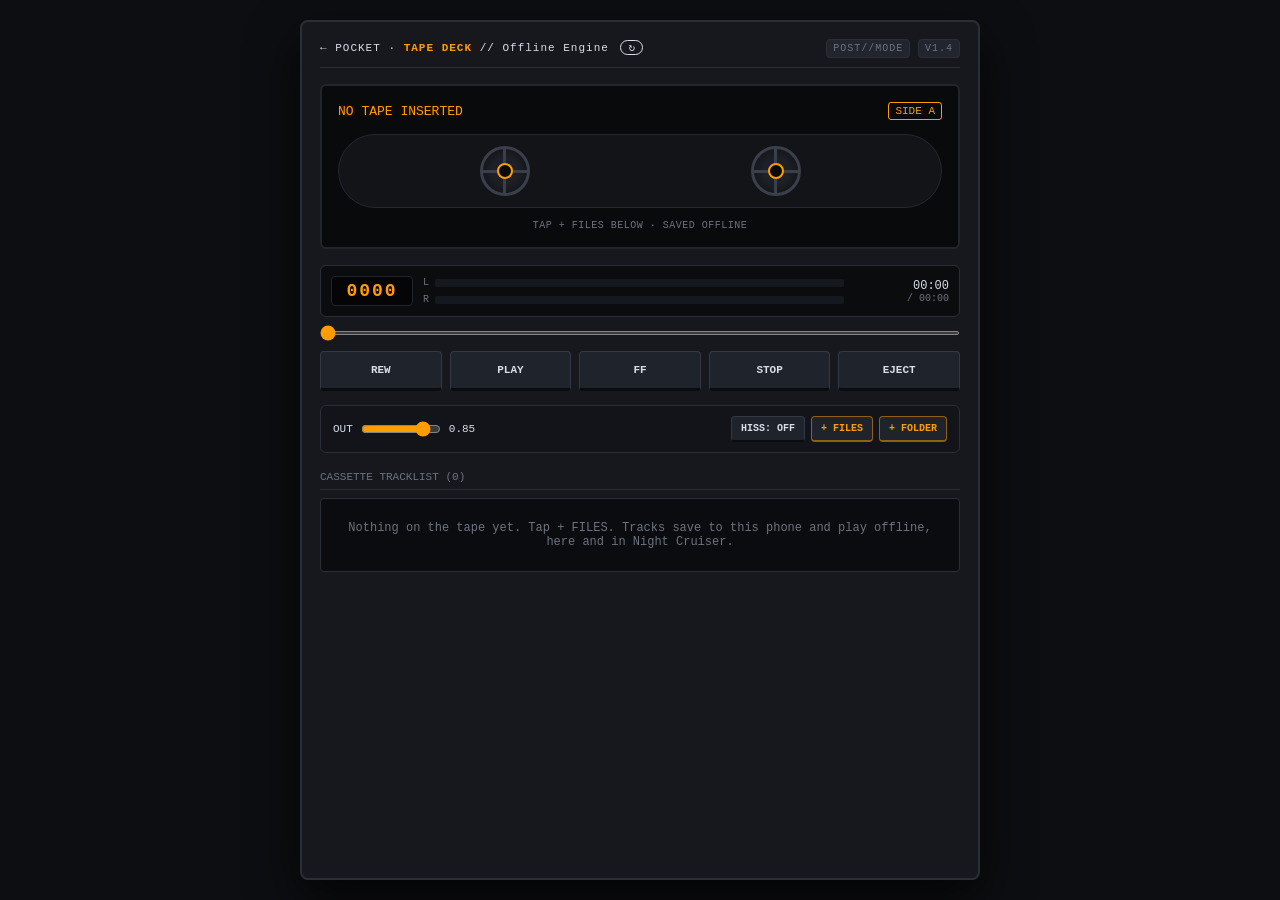
<file: tools/tape-deck/index.html>
<!DOCTYPE html>
<html lang="en">
<head>
<meta charset="UTF-8">
<meta name="viewport" content="width=device-width, initial-scale=1.0, maximum-scale=1.0, user-scalable=no">
<title>Tape Deck</title>
<meta name="theme-color" content="#0d0e11">
<meta name="apple-mobile-web-app-capable" content="yes">
<style>
 :root {
   --bg: #0d0e11;
   --panel: #16181d;
   --border: #2a2e37;
   --text: #d8dee9;
   --muted: #6c7380;
   --amber: #ff9d00;
   --amber-glow: rgba(255, 157, 0, 0.25);
   --green: #4af626;
   --red: #ff3b30;
 }
 * { box-sizing: border-box; margin: 0; padding: 0; user-select: none; -webkit-user-select: none; -webkit-tap-highlight-color: transparent; }
 body {
   background: var(--bg);
   color: var(--text);
   font-family: 'SF Mono', 'JetBrains Mono', 'Courier New', monospace;
   display: flex;
   justify-content: center;
   padding: 20px 12px;
   min-height: 100vh;
 }
 .deck-container {
   width: 100%;
   max-width: 680px;
   background: var(--panel);
   border: 2px solid var(--border);
   border-radius: 8px;
   padding: 18px;
   box-shadow: 0 20px 50px rgba(0,0,0,0.7);
 }
 .header {
   display: flex;
   justify-content: space-between;
   align-items: center;
   border-bottom: 1px solid var(--border);
   padding-bottom: 12px;
   margin-bottom: 16px;
   font-size: 11px;
   letter-spacing: 1px;
 }
 .header-title { color: var(--amber); font-weight: bold; }
 .badge {
   background: #22252d;
   padding: 3px 6px;
   border-radius: 4px;
   border: 1px solid var(--border);
   color: var(--muted);
   font-size: 10px;
 }
 .cassette-well {
   background: #090a0c;
   border: 2px solid #22252c;
   border-radius: 6px;
   padding: 16px;
   position: relative;
   margin-bottom: 16px;
   transition: border-color 0.2s, box-shadow 0.2s;
 }
 .cassette-well.dragover {
   border-color: var(--amber);
   box-shadow: 0 0 20px var(--amber-glow);
 }
 .tape-top-row {
   display: flex;
   justify-content: space-between;
   align-items: center;
   margin-bottom: 14px;
 }
 .tape-status {
   font-size: 13px;
   color: var(--amber);
   text-shadow: 0 0 8px var(--amber-glow);
   white-space: nowrap;
   overflow: hidden;
   text-overflow: ellipsis;
   max-width: 75%;
 }
 .side-badge {
   border: 1px solid var(--amber);
   color: var(--amber);
   padding: 2px 6px;
   font-size: 11px;
   border-radius: 3px;
   cursor: pointer;
 }
 .reels-window {
   background: #121418;
   border: 1px solid #252830;
   border-radius: 40px;
   height: 74px;
   display: flex;
   justify-content: space-around;
   align-items: center;
   padding: 0 30px;
   margin-bottom: 12px;
 }
 .reel {
   width: 50px;
   height: 50px;
   border: 3px solid #3a3f4b;
   border-radius: 50%;
   position: relative;
   display: flex;
   align-items: center;
   justify-content: center;
   background: radial-gradient(circle, #1d2026 40%, #0d0e11 100%);
 }
 .reel::before, .reel::after {
   content: '';
   position: absolute;
   background: #3a3f4b;
 }
 .reel::before { width: 100%; height: 3px; }
 .reel::after { width: 3px; height: 100%; }
 .reel-core {
   width: 16px;
   height: 16px;
   background: #090a0c;
   border: 2px solid var(--amber);
   border-radius: 50%;
   z-index: 2;
 }
 .spinning { animation: spin 2.2s linear infinite; }
 .spinning-rev { animation: spinRev 0.5s linear infinite; }
 .spinning-ff { animation: spin 0.5s linear infinite; }
 @keyframes spin { 100% { transform: rotate(360deg); } }
 @keyframes spinRev { 100% { transform: rotate(-360deg); } }
 .drop-hint {
   font-size: 10px;
   color: var(--muted);
   text-align: center;
   letter-spacing: 0.5px;
 }
 .telemetry-bar {
   display: grid;
   grid-template-columns: 82px 1fr 95px;
   gap: 10px;
   align-items: center;
   background: #0b0c0e;
   border: 1px solid var(--border);
   padding: 10px;
   border-radius: 6px;
   margin-bottom: 14px;
 }
 .tape-counter {
   font-size: 18px;
   font-weight: bold;
   color: var(--amber);
   background: #050507;
   padding: 4px 6px;
   border: 1px solid #1f232b;
   text-align: center;
   border-radius: 4px;
   letter-spacing: 2px;
 }
 .vu-meters { display: flex; flex-direction: column; gap: 6px; }
 .vu-row { display: flex; align-items: center; gap: 6px; font-size: 10px; color: var(--muted); }
 .vu-track {
   flex: 1;
   height: 8px;
   background: #15181e;
   border-radius: 2px;
   overflow: hidden;
 }
 .vu-fill {
   height: 100%;
   width: 0%;
   background: linear-gradient(90deg, var(--green) 0%, var(--amber) 75%, var(--red) 95%);
   transition: width 0.05s ease;
 }
 .time-readout { text-align: right; font-size: 12px; color: var(--text); }
 .time-readout span { color: var(--muted); font-size: 10px; display: block; }
 .scrub-container { margin-bottom: 16px; display: flex; align-items: center; }
 .scrub-bar {
   width: 100%;
   accent-color: var(--amber);
   cursor: pointer;
   height: 4px;
   background: #252830;
 }
 .transport-row {
   display: grid;
   grid-template-columns: repeat(5, 1fr);
   gap: 8px;
   margin-bottom: 14px;
 }
 .btn {
   background: #1f232b;
   color: var(--text);
   border: 1px solid #323846;
   border-bottom: 3px solid #0b0c0f;
   padding: 12px 4px;
   font-family: inherit;
   font-size: 11px;
   font-weight: bold;
   border-radius: 4px;
   cursor: pointer;
   text-align: center;
 }
 .btn:active, .btn.active {
   transform: translateY(2px);
   border-bottom-width: 1px;
   background: #2b2214;
   color: var(--amber);
   border-color: var(--amber);
 }
 .utility-row {
   display: flex;
   flex-wrap: wrap;
   justify-content: space-between;
   align-items: center;
   gap: 10px;
   background: #121419;
   padding: 10px 12px;
   border-radius: 6px;
   border: 1px solid var(--border);
   margin-bottom: 18px;
   font-size: 11px;
 }
 .vol-group { display: flex; align-items: center; gap: 8px; }
 .vol-slider { width: 80px; accent-color: var(--amber); cursor: pointer; }
 .load-group { display: flex; gap: 6px; flex-wrap: wrap; }
 .btn-small { padding: 6px 9px; font-size: 10px; border-bottom-width: 2px; }
 .btn-amber { border-color: rgba(255, 157, 0, 0.5); color: var(--amber); }
 .tracklist-header {
   display: flex;
   justify-content: space-between;
   align-items: center;
   margin-bottom: 8px;
   font-size: 11px;
   color: var(--muted);
   border-bottom: 1px solid var(--border);
   padding-bottom: 6px;
 }
 .folder-filter {
   background: #1b1e26;
   color: var(--text);
   border: 1px solid var(--border);
   font-family: inherit;
   font-size: 11px;
   padding: 3px 6px;
   border-radius: 4px;
   display: none;
 }
 .tracklist {
   list-style: none;
   max-height: 220px;
   overflow-y: auto;
   background: #0b0c0f;
   border: 1px solid var(--border);
   border-radius: 4px;
   padding: 4px;
 }
 .track-item {
   display: flex;
   justify-content: space-between;
   align-items: center;
   padding: 8px 10px;
   font-size: 12px;
   border-bottom: 1px solid #16181f;
   cursor: pointer;
   border-radius: 3px;
 }
 .track-item:hover { background: #161920; }
 .track-item.playing {
   background: rgba(255, 157, 0, 0.12);
   color: var(--amber);
   border-left: 3px solid var(--amber);
 }
 .track-folder-tag {
   font-size: 10px;
   color: var(--muted);
   background: #181a20;
   padding: 2px 6px;
   border-radius: 3px;
   margin-left: 8px;
 }
 .empty-msg { padding: 18px; text-align: center; color: var(--muted); font-size: 12px; }
 .hidden-picker { display: none; }
 .track-item { display:flex; justify-content:space-between; align-items:center; gap:8px; }
 .track-del { background:none; border:0; color:var(--muted); font:inherit; font-size:12px; padding:2px 6px; cursor:pointer; }
 .reel.spinning-rev { animation: spinRev 0.5s linear infinite; }
 .reel.spinning-ff { animation: spin 0.5s linear infinite; }
</style>
</head>
<body>
 
<div class="deck-container">
 <div class="header">
   <div><a href="../../" style="color:inherit;text-decoration:none">← POCKET</a> · <span class="header-title">TAPE DECK</span> // Offline Engine <button type="button" onclick="location.reload()" aria-label="Refresh" style="background:none;border:1px solid currentColor;border-radius:999px;color:inherit;font:inherit;padding:0 7px;margin-left:4px;cursor:pointer">↻</button></div>
   <div>
     <span class="badge">POST//MODE</span>
     <span class="badge">V1.4</span>
   </div>
 </div>
 
 <div class="cassette-well" id="dropZone">
   <div class="tape-top-row">
     <div class="tape-status" id="tapeStatus">NO TAPE INSERTED</div>
     <div class="side-badge" id="sideToggle">SIDE A</div>
   </div>
   <div class="reels-window">
     <div class="reel" id="reelL"><div class="reel-core"></div></div>
     <div class="reel" id="reelR"><div class="reel-core"></div></div>
   </div>
   <div class="drop-hint">TAP + FILES BELOW · SAVED OFFLINE</div>
 </div>
 
 <div class="telemetry-bar">
   <div class="tape-counter" id="tapeCounter">0000</div>
   <div class="vu-meters">
     <div class="vu-row"><span>L</span><div class="vu-track"><div class="vu-fill" id="vuL"></div></div></div>
     <div class="vu-row"><span>R</span><div class="vu-track"><div class="vu-fill" id="vuR"></div></div></div>
   </div>
   <div class="time-readout">
     <div id="timeCurrent">00:00</div>
     <span id="timeTotal">/ 00:00</span>
   </div>
 </div>
 
 <div class="scrub-container">
   <input type="range" class="scrub-bar" id="scrubBar" value="0" min="0" max="100" step="0.1">
 </div>
 
 <div class="transport-row">
   <button class="btn" id="btnRew">REW</button>
   <button class="btn" id="btnPlay">PLAY</button>
   <button class="btn" id="btnFf">FF</button>
   <button class="btn" id="btnStop">STOP</button>
   <button class="btn" id="btnEject">EJECT</button>
 </div>
 
 <div class="utility-row">
   <div class="vol-group">
     <span>OUT</span>
     <input type="range" class="vol-slider" id="volSlider" min="0" max="1" step="0.01" value="0.85">
     <span id="volVal">0.85</span>
   </div>
   <div class="load-group">
     <button class="btn btn-small" id="btnHiss">HISS: OFF</button>
     <button class="btn btn-small btn-amber" id="btnAddFiles">+ FILES</button>
     <button class="btn btn-small btn-amber" id="btnAddFolder">+ FOLDER</button>
   </div>
 </div>
 
 <input type="file" id="fileInput" class="hidden-picker" multiple accept=".mp3,.m4a,.wav,.aac,.aif,.aiff,.flac,.ogg,.opus,audio/mpeg,audio/mp4,audio/x-m4a,audio/wav,audio/x-wav,audio/aac,audio/flac,audio/ogg">
 <input type="file" id="folderInput" class="hidden-picker" webkitdirectory directory multiple>
 
 <div class="tracklist-header">
   <div>CASSETTE TRACKLIST (<span id="trackCount">0</span>)</div>
   <select id="folderFilter" class="folder-filter"><option value="ALL">All Folders</option></select>
 </div>
 <ul class="tracklist" id="tracklist">
   <li class="empty-msg">No local tracks queued. Tap + FOLDER or + FILES to auto-load audio.</li>
 </ul>
</div>
 
<script>
// Shared offline audio library for Pocket tools (Night Cruiser, Tape Deck).
// Tracks are stored as blobs in IndexedDB on this origin, so every Pocket tool
// can play them with no signal. Inlined into each tool so tools stay single-file.
const PocketAudio = (() => {
  const DB = 'pocket-audio', STORE = 'tracks';
  let dbp = null;
  const EXT = /\.(mp3|wav|wave|flac|ogg|oga|m4a|aac|opus|aif|aiff|caf|webm)$/i;
  function open() {
    if (dbp) return dbp;
    dbp = new Promise((resolve, reject) => {
      if (!('indexedDB' in window)) return reject(new Error('no indexedDB'));
      const req = indexedDB.open(DB, 1);
      req.onupgradeneeded = () => req.result.createObjectStore(STORE, { keyPath: 'id' });
      req.onsuccess = () => resolve(req.result);
      req.onerror = () => reject(req.error);
    });
    return dbp;
  }
  function tx(mode, fn) {
    return open().then(db => new Promise((resolve, reject) => {
      const t = db.transaction(STORE, mode);
      const r = fn(t.objectStore(STORE));
      t.oncomplete = () => resolve(r && 'result' in r ? r.result : r);
      t.onerror = () => reject(t.error);
    }));
  }
  const isAudio = f => !f.name.startsWith('.') && (/^audio\//.test(f.type) || EXT.test(f.name));
  return {
    isAudio,
    list: () => tx('readonly', s => s.getAll()).then(a => (a || []).sort((x, y) => x.added - y.added)),
    add(files) {
      const now = Date.now();
      const items = Array.from(files).filter(isAudio).map((f, i) => {
        const parts = (f.webkitRelativePath || '').split('/');
        return {
          id: now.toString(36) + i + Math.random().toString(36).slice(2, 6),
          name: f.name.replace(EXT, ''),
          folder: parts.length > 1 ? parts[parts.length - 2] : 'Loose',
          type: f.type || 'audio/mpeg',
          size: f.size,
          added: now + i,
          blob: new Blob([f], { type: f.type || 'audio/mpeg' })
        };
      });
      return tx('readwrite', s => items.forEach(it => s.put(it))).then(() => items);
    },
    remove: id => tx('readwrite', s => s.delete(id)),
    clear: () => tx('readwrite', s => s.clear())
  };
})();

</script>
<script>
(() => {
 'use strict';
 let tracks = [], filtered = [], current = -1, isPlaying = false, hiss = false, url = null, seekTimer = null;
 const audio = new Audio(); audio.preload = 'auto'; audio.setAttribute('playsinline', '');
 let ctx, srcNode, outGain, analyserL, analyserR, hissGain;
 const $ = id => document.getElementById(id);
 const tapeStatus = $('tapeStatus'), reelL = $('reelL'), reelR = $('reelR'), counter = $('tapeCounter');
 const vuL = $('vuL'), vuR = $('vuR'), tCur = $('timeCurrent'), tTot = $('timeTotal'), scrub = $('scrubBar');
 const vol = $('volSlider'), volVal = $('volVal'), btnPlay = $('btnPlay'), folderFilter = $('folderFilter');

 function initAudio() {
   if (ctx) { if (ctx.state === 'suspended') ctx.resume(); return; }
   const AC = window.AudioContext || window.webkitAudioContext; if (!AC) return;
   ctx = new AC();
   outGain = ctx.createGain(); outGain.gain.value = +vol.value; outGain.connect(ctx.destination);
   try { srcNode = ctx.createMediaElementSource(audio); } catch (e) { srcNode = null; }
   const split = ctx.createChannelSplitter(2);
   analyserL = ctx.createAnalyser(); analyserR = ctx.createAnalyser(); analyserL.fftSize = analyserR.fftSize = 256;
   if (srcNode) { srcNode.connect(outGain); srcNode.connect(split); split.connect(analyserL, 0); split.connect(analyserR, 1); }
   const n = ctx.sampleRate * 2, buf = ctx.createBuffer(1, n, ctx.sampleRate), d = buf.getChannelData(0);
   let b0 = 0, b1 = 0, b2 = 0;
   for (let i = 0; i < n; i++) { const w = Math.random() * 2 - 1; b0 = .99765 * b0 + w * .099046; b1 = .963 * b1 + w * .2965164; b2 = .57 * b2 + w * 1.0526913; d[i] = (b0 + b1 + b2 + w * .1848) * .04; }
   const hs = ctx.createBufferSource(); hs.buffer = buf; hs.loop = true;
   hissGain = ctx.createGain(); hissGain.gain.value = 0; hs.connect(hissGain); hissGain.connect(outGain); hs.start();
 }
 function clunk(pitch) {
   initAudio(); if (!ctx) return;
   const o = ctx.createOscillator(), g = ctx.createGain(), t = ctx.currentTime;
   o.type = 'triangle'; o.frequency.setValueAtTime(pitch, t); o.frequency.exponentialRampToValueAtTime(35, t + .045);
   g.gain.setValueAtTime(.2, t); g.gain.exponentialRampToValueAtTime(.001, t + .05);
   o.connect(g); g.connect(ctx.destination); o.start(t); o.stop(t + .06);
 }
 const reels = cls => { reelL.className = 'reel ' + cls; reelR.className = 'reel ' + cls; };
 const esc = s => String(s).replace(/[&<>"]/g, c => ({ '&': '&amp;', '<': '&lt;', '>': '&gt;', '"': '&quot;' }[c]));

 async function load() {
   try { tracks = await PocketAudio.list(); } catch (e) { tracks = []; }
   folders(); filter(folderFilter.value || 'ALL');
   if (tracks.length && current < 0) tapeStatus.textContent = tracks.length + ' TRACKS ON TAPE';
 }
 function folders() {
   const fs = [...new Set(tracks.map(t => t.folder))];
   folderFilter.style.display = fs.length > 1 ? 'block' : 'none';
   folderFilter.innerHTML = '<option value="ALL">All (' + tracks.length + ')</option>' + fs.map(f => '<option value="' + esc(f) + '">' + esc(f) + '</option>').join('');
 }
 function filter(f) { filtered = f === 'ALL' ? tracks : tracks.filter(t => t.folder === f); render(); }
 folderFilter.addEventListener('change', e => filter(e.target.value));
 function render() {
   const list = $('tracklist');
   $('trackCount').textContent = filtered.length;
   if (!filtered.length) { list.innerHTML = '<li class="empty-msg">Nothing on the tape yet. Tap + FILES. Tracks save to this phone and play offline, here and in Night Cruiser.</li>'; return; }
   list.innerHTML = filtered.map((t, i) => {
     const g = tracks.indexOf(t);
     return '<li class="track-item' + (g === current ? ' playing' : '') + '" data-index="' + g + '"><span>' + String(i + 1).padStart(2, '0') + '. ' + esc(t.name) + '<span class="track-folder-tag">' + esc(t.folder) + '</span></span><button class="track-del" data-del="' + t.id + '" aria-label="Remove from tape">✕</button></li>';
   }).join('');
 }
 $('tracklist').addEventListener('click', async e => {
   const del = e.target.closest('[data-del]');
   if (del) {
     const id = del.dataset.del, wasCurrent = tracks[current] && tracks[current].id === id;
     if (wasCurrent) stop(true);
     await PocketAudio.remove(id); current = -1; await load(); return;
   }
   const li = e.target.closest('.track-item'); if (!li) return;
   clunk(160); playTrack(+li.dataset.index);
 });
 function playTrack(i) {
   if (i < 0 || i >= tracks.length) return;
   current = i; const t = tracks[i];
   if (url) URL.revokeObjectURL(url);
   url = URL.createObjectURL(t.blob); audio.src = url;
   tapeStatus.textContent = t.name.toUpperCase();
   play(); updateMedia();
 }
 function play() {
   initAudio(); if (!tracks.length) return;
   if (current < 0) { playTrack(0); return; }
   clunk(180);
   audio.play().then(() => { isPlaying = true; btnPlay.classList.add('active'); btnPlay.textContent = 'PAUSE'; reels('spinning'); render(); })
     .catch(() => { tapeStatus.textContent = 'TAP PLAY AGAIN'; });
 }
 function stop(silent) {
   if (!silent) clunk(100);
   audio.pause(); isPlaying = false; btnPlay.classList.remove('active'); btnPlay.textContent = 'PLAY';
   reels(''); vuL.style.width = vuR.style.width = '0%';
 }
 function eject() {
   clunk(90); stop(true); current = -1; audio.removeAttribute('src'); audio.load();
   tapeStatus.textContent = tracks.length ? tracks.length + ' TRACKS ON TAPE' : 'NO TAPE INSERTED';
   counter.textContent = '0000'; tCur.textContent = '00:00'; tTot.textContent = '/ 00:00'; scrub.value = 0; render();
 }
 const fmt = s => isNaN(s) || s < 0 ? '00:00' : String(Math.floor(s / 60)).padStart(2, '0') + ':' + String(Math.floor(s % 60)).padStart(2, '0');
 const bufL = new Uint8Array(128), bufR = new Uint8Array(128);
 function tick() {
   if (isPlaying && analyserL) {
     analyserL.getByteFrequencyData(bufL); analyserR.getByteFrequencyData(bufR);
     const avg = b => Math.min(100, b.reduce((a, x) => a + x, 0) / b.length * 1.5);
     vuL.style.width = avg(bufL) + '%'; vuR.style.width = avg(bufR) + '%';
   }
   if (audio.duration > 0 && isFinite(audio.duration)) {
     tCur.textContent = fmt(audio.currentTime); tTot.textContent = '/ ' + fmt(audio.duration);
     if (!scrub.matches(':active')) scrub.value = audio.currentTime / audio.duration * 100;
     counter.textContent = String(Math.floor(audio.currentTime * 2.2) % 9999).padStart(4, '0');
   }
   requestAnimationFrame(tick);
 }
 requestAnimationFrame(tick);
 audio.addEventListener('ended', () => { if (current + 1 < tracks.length) playTrack(current + 1); else stop(); });
 scrub.addEventListener('input', e => { if (audio.duration > 0) audio.currentTime = e.target.value / 100 * audio.duration; });
 function setVol() { const v = +vol.value; volVal.textContent = v.toFixed(2); if (outGain) outGain.gain.value = v; else audio.volume = v; try { localStorage.setItem('tape.vol', v); } catch (e) {} }
 try { const sv = localStorage.getItem('tape.vol'); if (sv !== null) vol.value = sv; } catch (e) {}
 vol.addEventListener('input', setVol); setVol();
 $('btnHiss').addEventListener('click', () => {
   initAudio(); hiss = !hiss; if (hissGain) hissGain.gain.value = hiss ? .035 : 0;
   $('btnHiss').classList.toggle('active', hiss); $('btnHiss').textContent = hiss ? 'HISS: ON' : 'HISS: OFF';
 });
 btnPlay.addEventListener('click', () => isPlaying ? stop() : play());
 $('btnStop').addEventListener('click', () => { stop(); if (audio.duration) audio.currentTime = 0; });
 $('btnEject').addEventListener('click', eject);
 // Hold REW to scan back, hold FF to scan forward. A quick tap jumps to the previous or next track.
 function hold(btn, dir) {
   let start = 0;
   btn.addEventListener('pointerdown', e => {
     e.preventDefault(); if (!tracks.length || current < 0) return;
     start = Date.now(); btn.setPointerCapture && btn.setPointerCapture(e.pointerId);
     reels(dir < 0 ? 'spinning-rev' : 'spinning-ff');
     clearInterval(seekTimer);
     seekTimer = setInterval(() => { if (audio.duration) audio.currentTime = Math.max(0, Math.min(audio.duration - .2, audio.currentTime + dir * 1.5)); }, 100);
   });
   const end = () => {
     if (!start) return; clearInterval(seekTimer); reels(isPlaying ? 'spinning' : '');
     if (Date.now() - start < 250) { clunk(150); dir < 0 ? (audio.currentTime > 3 ? audio.currentTime = 0 : playTrack(Math.max(0, current - 1))) : playTrack(Math.min(tracks.length - 1, current + 1)); }
     start = 0;
   };
   btn.addEventListener('pointerup', end); btn.addEventListener('pointercancel', end); btn.addEventListener('pointerleave', end);
 }
 hold($('btnRew'), -1); hold($('btnFf'), 1);
 $('sideToggle').addEventListener('click', () => { clunk(200); $('sideToggle').textContent = $('sideToggle').textContent === 'SIDE A' ? 'SIDE B' : 'SIDE A'; });
 $('btnAddFiles').addEventListener('click', () => $('fileInput').click());
 $('btnAddFolder').addEventListener('click', () => $('folderInput').click());
 async function ingest(files) {
   const list = Array.from(files).filter(PocketAudio.isAudio);
   if (!list.length) { tapeStatus.textContent = 'NO AUDIO IN THAT SELECTION'; return; }
   list.sort((a, b) => (a.webkitRelativePath || a.name).localeCompare(b.webkitRelativePath || b.name, undefined, { numeric: true }));
   tapeStatus.textContent = 'SAVING ' + list.length + ' TO THIS PHONE…';
   const before = tracks.length;
   try { await PocketAudio.add(list); } catch (e) { tapeStatus.textContent = 'COULD NOT SAVE (STORAGE FULL?)'; return; }
   await load(); playTrack(before);
 }
 $('fileInput').addEventListener('change', e => { ingest(e.target.files); e.target.value = ''; });
 $('folderInput').addEventListener('change', e => { ingest(e.target.files); e.target.value = ''; });
 const drop = $('dropZone');
 drop.addEventListener('dragover', e => { e.preventDefault(); drop.classList.add('dragover'); });
 drop.addEventListener('dragleave', () => drop.classList.remove('dragover'));
 drop.addEventListener('drop', e => { e.preventDefault(); drop.classList.remove('dragover'); if (e.dataTransfer.files.length) ingest(e.dataTransfer.files); });
 function updateMedia() {
   if (!('mediaSession' in navigator) || !tracks[current]) return;
   try {
     navigator.mediaSession.metadata = new MediaMetadata({ title: tracks[current].name, artist: 'Tape Deck', album: tracks[current].folder });
     navigator.mediaSession.setActionHandler('play', play);
     navigator.mediaSession.setActionHandler('pause', () => stop(true));
     navigator.mediaSession.setActionHandler('nexttrack', () => playTrack(Math.min(tracks.length - 1, current + 1)));
     navigator.mediaSession.setActionHandler('previoustrack', () => playTrack(Math.max(0, current - 1)));
   } catch (e) {}
 }
 // iPhone Safari cannot pick folders; hide that button there.
 if (/iP(hone|ad|od)/.test(navigator.userAgent)) $('btnAddFolder').style.display = 'none';
 load();
})();

</script>
</body>
</html>
</file>
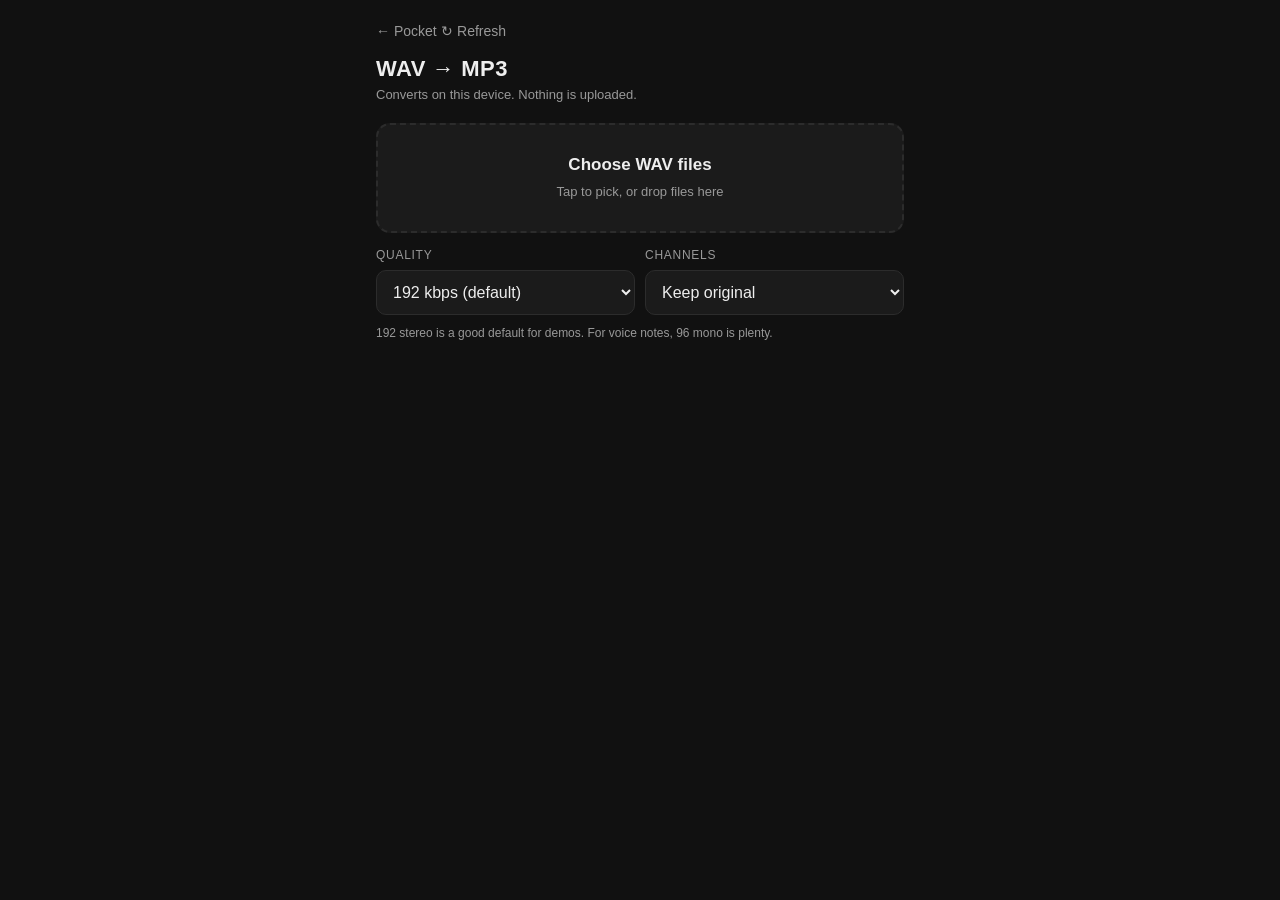
<file: tools/wav-to-mp3/index.html>
<!doctype html>
<html lang="en">
<head>
<meta charset="utf-8">
<meta name="viewport" content="width=device-width,initial-scale=1,viewport-fit=cover">
<title>WAV to MP3</title>
<style>
:root{--bg:#111;--panel:#1b1b1b;--line:#2c2c2c;--text:#eee;--dim:#999;--accent:#e8553a;--ok:#7bc67e}
*{box-sizing:border-box}
html,body{margin:0;background:var(--bg);color:var(--text);font:16px/1.4 -apple-system,BlinkMacSystemFont,"Segoe UI",Roboto,sans-serif}
main{max-width:560px;margin:0 auto;padding:20px 16px calc(32px + env(safe-area-inset-bottom))}
h1{font-size:22px;margin:4px 0 2px;letter-spacing:.02em}
.sub{color:var(--dim);font-size:13px;margin:0 0 18px}
.drop{display:block;border:2px dashed var(--line);border-radius:14px;padding:28px 16px;text-align:center;background:var(--panel);cursor:pointer}
.drop.on{border-color:var(--accent)}
.drop b{display:block;font-size:17px;margin-bottom:4px}
.drop span{color:var(--dim);font-size:13px}
input[type=file]{display:none}
.row{display:flex;gap:10px;margin:14px 0}
.row label{flex:1;font-size:12px;color:var(--dim);text-transform:uppercase;letter-spacing:.06em}
select{display:block;width:100%;margin-top:6px;padding:12px;border-radius:10px;border:1px solid var(--line);background:var(--panel);color:var(--text);font-size:16px}
.hint{color:var(--dim);font-size:12px;margin:-4px 0 14px}
ul{list-style:none;padding:0;margin:0}
li{background:var(--panel);border:1px solid var(--line);border-radius:12px;padding:12px 14px;margin-bottom:10px}
.name{font-weight:600;word-break:break-all}
.meta{color:var(--dim);font-size:13px;margin:4px 0 8px}
.bar{height:6px;background:#000;border-radius:3px;overflow:hidden}
.bar i{display:block;height:100%;width:0;background:var(--accent);transition:width .15s}
.done .bar i{background:var(--ok)}
.err{color:#ff8a7a;font-size:13px;margin-top:6px}
.btns{display:flex;gap:8px;margin-top:10px}
.btns a,.btns button{flex:1;text-align:center;padding:11px;border-radius:10px;border:0;background:var(--accent);color:#fff;font-size:15px;font-weight:600;text-decoration:none;cursor:pointer}
.btns button.alt{background:#333}
audio{width:100%;margin-top:10px;height:36px}
.back{display:inline-block;color:var(--dim);font-size:14px;text-decoration:none;margin-bottom:8px}
.back[hidden]{display:none}
</style>
</head>
<body>
<main>
  <a id="back" class="back" href="../../" hidden>← Pocket</a> <a id="reload" class="back" href="#" hidden onclick="location.reload();return false" aria-label="Refresh">↻ Refresh</a>
  <h1>WAV → MP3</h1>
  <p class="sub">Converts on this device. Nothing is uploaded.</p>

  <label class="drop" id="drop">
    <b>Choose WAV files</b>
    <span>Tap to pick, or drop files here</span>
    <input id="file" type="file" accept=".wav,.wave,audio/wav,audio/x-wav,audio/wave" multiple>
  </label>

  <div class="row">
    <label>Quality
      <select id="kbps">
        <option value="320">320 kbps (best)</option>
        <option value="256">256 kbps</option>
        <option value="192" selected>192 kbps (default)</option>
        <option value="160">160 kbps</option>
        <option value="128">128 kbps (small)</option>
        <option value="96">96 kbps (voice memo)</option>
        <option value="64">64 kbps (tiny)</option>
      </select>
    </label>
    <label>Channels
      <select id="chan">
        <option value="keep" selected>Keep original</option>
        <option value="mono">Mono (half size)</option>
      </select>
    </label>
  </div>
  <p class="hint">192 stereo is a good default for demos. For voice notes, 96 mono is plenty.</p>

  <ul id="list"></ul>
</main>

<script>
function lamejs(){function X(c){return new Int32Array(c)}function K(c){return new Float32Array(c)}function ca(c){if(1==c.length)return K(c[0]);var k=c[0];c=c.slice(1);for(var n=[],u=0;u<k;u++)n.push(ca(c));return n}function Ia(c){if(1==c.length)return X(c[0]);var k=c[0];c=c.slice(1);for(var n=[],u=0;u<k;u++)n.push(Ia(c));return n}function dc(c){if(1==c.length)return new Int16Array(c[0]);var k=c[0];c=c.slice(1);for(var n=[],u=0;u<k;u++)n.push(dc(c));return n}function Ob(c){if(1==c.length)return Array(c[0]);
var k=c[0];c=c.slice(1);for(var n=[],u=0;u<k;u++)n.push(Ob(c));return n}function ra(c){this.ordinal=c}function G(c){this.ordinal=c}function la(c){this.ordinal=function(){return c}}function mc(){this.getLameVersion=function(){return"3.98.4"};this.getLameShortVersion=function(){return"3.98.4"};this.getLameVeryShortVersion=function(){return"LAME3.98r"};this.getPsyVersion=function(){return"0.93"};this.getLameUrl=function(){return"http://www.mp3dev.org/"};this.getLameOsBitness=function(){return"32bits"}}
function Y(){function c(f,b,c,a,m,k){for(;0!=m--;)c[a]=1E-10+f[b+0]*k[0]-c[a-1]*k[1]+f[b-1]*k[2]-c[a-2]*k[3]+f[b-2]*k[4]-c[a-3]*k[5]+f[b-3]*k[6]-c[a-4]*k[7]+f[b-4]*k[8]-c[a-5]*k[9]+f[b-5]*k[10]-c[a-6]*k[11]+f[b-6]*k[12]-c[a-7]*k[13]+f[b-7]*k[14]-c[a-8]*k[15]+f[b-8]*k[16]-c[a-9]*k[17]+f[b-9]*k[18]-c[a-10]*k[19]+f[b-10]*k[20],++a,++b}function k(f,b,c,a,m,k){for(;0!=m--;)c[a]=f[b+0]*k[0]-c[a-1]*k[1]+f[b-1]*k[2]-c[a-2]*k[3]+f[b-2]*k[4],++a,++b}function n(f){return f*f}var V=Y.RMS_WINDOW_TIME_NUMERATOR,
E=Y.RMS_WINDOW_TIME_DENOMINATOR,B=[[.038575994352,-3.84664617118067,-.02160367184185,7.81501653005538,-.00123395316851,-11.34170355132042,-9.291677959E-5,13.05504219327545,-.01655260341619,-12.28759895145294,.02161526843274,9.4829380631979,-.02074045215285,-5.87257861775999,.00594298065125,2.75465861874613,.00306428023191,-.86984376593551,1.2025322027E-4,.13919314567432,.00288463683916],[.0541865640643,-3.47845948550071,-.02911007808948,6.36317777566148,-.00848709379851,-8.54751527471874,-.00851165645469,
9.4769360780128,-.00834990904936,-8.81498681370155,.02245293253339,6.85401540936998,-.02596338512915,-4.39470996079559,.01624864962975,2.19611684890774,-.00240879051584,-.75104302451432,.00674613682247,.13149317958808,-.00187763777362],[.15457299681924,-2.37898834973084,-.09331049056315,2.84868151156327,-.06247880153653,-2.64577170229825,.02163541888798,2.23697657451713,-.05588393329856,-1.67148153367602,.04781476674921,1.00595954808547,.00222312597743,-.45953458054983,.03174092540049,.16378164858596,
-.01390589421898,-.05032077717131,.00651420667831,.0234789740702,-.00881362733839],[.30296907319327,-1.61273165137247,-.22613988682123,1.0797749225997,-.08587323730772,-.2565625775407,.03282930172664,-.1627671912044,-.00915702933434,-.22638893773906,-.02364141202522,.39120800788284,-.00584456039913,-.22138138954925,.06276101321749,.04500235387352,-8.28086748E-6,.02005851806501,.00205861885564,.00302439095741,-.02950134983287],[.33642304856132,-1.49858979367799,-.2557224142557,.87350271418188,-.11828570177555,
.12205022308084,.11921148675203,-.80774944671438,-.07834489609479,.47854794562326,-.0046997791438,-.12453458140019,-.0058950022444,-.04067510197014,.05724228140351,.08333755284107,.00832043980773,-.04237348025746,-.0163538138454,.02977207319925,-.0176017656815],[.4491525660845,-.62820619233671,-.14351757464547,.29661783706366,-.22784394429749,-.372563729424,-.01419140100551,.00213767857124,.04078262797139,-.42029820170918,-.12398163381748,.22199650564824,.04097565135648,.00613424350682,.10478503600251,
.06747620744683,-.01863887810927,.05784820375801,-.03193428438915,.03222754072173,.00541907748707],[.56619470757641,-1.04800335126349,-.75464456939302,.29156311971249,.1624213774223,-.26806001042947,.16744243493672,.00819999645858,-.18901604199609,.45054734505008,.3093178284183,-.33032403314006,-.27562961986224,.0673936833311,.00647310677246,-.04784254229033,.08647503780351,.01639907836189,-.0378898455484,.01807364323573,-.00588215443421],[.58100494960553,-.51035327095184,-.53174909058578,-.31863563325245,
-.14289799034253,-.20256413484477,.17520704835522,.1472815413433,.02377945217615,.38952639978999,.15558449135573,-.23313271880868,-.25344790059353,-.05246019024463,.01628462406333,-.02505961724053,.06920467763959,.02442357316099,-.03721611395801,.01818801111503,-.00749618797172],[.53648789255105,-.2504987195602,-.42163034350696,-.43193942311114,-.00275953611929,-.03424681017675,.04267842219415,-.04678328784242,-.10214864179676,.26408300200955,.14590772289388,.15113130533216,-.02459864859345,-.17556493366449,
-.11202315195388,-.18823009262115,-.04060034127,.05477720428674,.0478866554818,.0470440968812,-.02217936801134]],w=[[.98621192462708,-1.97223372919527,-1.97242384925416,.97261396931306,.98621192462708],[.98500175787242,-1.96977855582618,-1.97000351574484,.9702284756635,.98500175787242],[.97938932735214,-1.95835380975398,-1.95877865470428,.95920349965459,.97938932735214],[.97531843204928,-1.95002759149878,-1.95063686409857,.95124613669835,.97531843204928],[.97316523498161,-1.94561023566527,-1.94633046996323,
.94705070426118,.97316523498161],[.96454515552826,-1.92783286977036,-1.92909031105652,.93034775234268,.96454515552826],[.96009142950541,-1.91858953033784,-1.92018285901082,.92177618768381,.96009142950541],[.95856916599601,-1.9154210807478,-1.91713833199203,.91885558323625,.95856916599601],[.94597685600279,-1.88903307939452,-1.89195371200558,.89487434461664,.94597685600279]];this.InitGainAnalysis=function(f,b){a:{for(var c=0;c<MAX_ORDER;c++)f.linprebuf[c]=f.lstepbuf[c]=f.loutbuf[c]=f.rinprebuf[c]=
f.rstepbuf[c]=f.routbuf[c]=0;switch(0|b){case 48E3:f.reqindex=0;break;case 44100:f.reqindex=1;break;case 32E3:f.reqindex=2;break;case 24E3:f.reqindex=3;break;case 22050:f.reqindex=4;break;case 16E3:f.reqindex=5;break;case 12E3:f.reqindex=6;break;case 11025:f.reqindex=7;break;case 8E3:f.reqindex=8;break;default:b=INIT_GAIN_ANALYSIS_ERROR;break a}f.sampleWindow=0|(b*V+E-1)/E;f.lsum=0;f.rsum=0;f.totsamp=0;na.ill(f.A,0);b=INIT_GAIN_ANALYSIS_OK}if(b!=INIT_GAIN_ANALYSIS_OK)return INIT_GAIN_ANALYSIS_ERROR;
f.linpre=MAX_ORDER;f.rinpre=MAX_ORDER;f.lstep=MAX_ORDER;f.rstep=MAX_ORDER;f.lout=MAX_ORDER;f.rout=MAX_ORDER;na.fill(f.B,0);return INIT_GAIN_ANALYSIS_OK};this.AnalyzeSamples=function(f,b,v,a,m,u,e){if(0==u)return GAIN_ANALYSIS_OK;var l=0;var d=u;switch(e){case 1:a=b;m=v;break;case 2:break;default:return GAIN_ANALYSIS_ERROR}u<MAX_ORDER?(T.arraycopy(b,v,f.linprebuf,MAX_ORDER,u),T.arraycopy(a,m,f.rinprebuf,MAX_ORDER,u)):(T.arraycopy(b,v,f.linprebuf,MAX_ORDER,MAX_ORDER),T.arraycopy(a,m,f.rinprebuf,MAX_ORDER,
MAX_ORDER));for(;0<d;){var g=d>f.sampleWindow-f.totsamp?f.sampleWindow-f.totsamp:d;if(l<MAX_ORDER){e=f.linpre+l;var q=f.linprebuf;var D=f.rinpre+l;var p=f.rinprebuf;g>MAX_ORDER-l&&(g=MAX_ORDER-l)}else e=v+l,q=b,D=m+l,p=a;c(q,e,f.lstepbuf,f.lstep+f.totsamp,g,B[f.reqindex]);c(p,D,f.rstepbuf,f.rstep+f.totsamp,g,B[f.reqindex]);k(f.lstepbuf,f.lstep+f.totsamp,f.loutbuf,f.lout+f.totsamp,g,w[f.reqindex]);k(f.rstepbuf,f.rstep+f.totsamp,f.routbuf,f.rout+f.totsamp,g,w[f.reqindex]);e=f.lout+f.totsamp;q=f.loutbuf;
D=f.rout+f.totsamp;p=f.routbuf;for(var r=g%8;0!=r--;)f.lsum+=n(q[e++]),f.rsum+=n(p[D++]);for(r=g/8;0!=r--;)f.lsum+=n(q[e+0])+n(q[e+1])+n(q[e+2])+n(q[e+3])+n(q[e+4])+n(q[e+5])+n(q[e+6])+n(q[e+7]),e+=8,f.rsum+=n(p[D+0])+n(p[D+1])+n(p[D+2])+n(p[D+3])+n(p[D+4])+n(p[D+5])+n(p[D+6])+n(p[D+7]),D+=8;d-=g;l+=g;f.totsamp+=g;f.totsamp==f.sampleWindow&&(e=10*Y.STEPS_per_dB*Math.log10((f.lsum+f.rsum)/f.totsamp*.5+1E-37),e=0>=e?0:0|e,e>=f.A.length&&(e=f.A.length-1),f.A[e]++,f.lsum=f.rsum=0,T.arraycopy(f.loutbuf,
f.totsamp,f.loutbuf,0,MAX_ORDER),T.arraycopy(f.routbuf,f.totsamp,f.routbuf,0,MAX_ORDER),T.arraycopy(f.lstepbuf,f.totsamp,f.lstepbuf,0,MAX_ORDER),T.arraycopy(f.rstepbuf,f.totsamp,f.rstepbuf,0,MAX_ORDER),f.totsamp=0);if(f.totsamp>f.sampleWindow)return GAIN_ANALYSIS_ERROR}u<MAX_ORDER?(T.arraycopy(f.linprebuf,u,f.linprebuf,0,MAX_ORDER-u),T.arraycopy(f.rinprebuf,u,f.rinprebuf,0,MAX_ORDER-u),T.arraycopy(b,v,f.linprebuf,MAX_ORDER-u,u),T.arraycopy(a,m,f.rinprebuf,MAX_ORDER-u,u)):(T.arraycopy(b,v+u-MAX_ORDER,
f.linprebuf,0,MAX_ORDER),T.arraycopy(a,m+u-MAX_ORDER,f.rinprebuf,0,MAX_ORDER));return GAIN_ANALYSIS_OK};this.GetTitleGain=function(f){var b=f.A;var c=f.A.length,a,m=0;for(a=0;a<c;a++)m+=b[a];if(0==m)b=GAIN_NOT_ENOUGH_SAMPLES;else{m=0|Math.ceil(m*(1-.95));for(a=c;0<a--&&!(0>=(m-=b[a])););b=64.82-a/Y.STEPS_per_dB}for(c=0;c<f.A.length;c++)f.B[c]+=f.A[c],f.A[c]=0;for(c=0;c<MAX_ORDER;c++)f.linprebuf[c]=f.lstepbuf[c]=f.loutbuf[c]=f.rinprebuf[c]=f.rstepbuf[c]=f.routbuf[c]=0;f.totsamp=0;f.lsum=f.rsum=0;return b}}
function wc(){function c(b,c,a,f,k,e,l,d,g,q,D,p,r,t,J){this.vbr_q=b;this.quant_comp=c;this.quant_comp_s=a;this.expY=f;this.st_lrm=k;this.st_s=e;this.masking_adj=l;this.masking_adj_short=d;this.ath_lower=g;this.ath_curve=q;this.ath_sensitivity=D;this.interch=p;this.safejoint=r;this.sfb21mod=t;this.msfix=J}function k(b,c,a,f,k,e,l,d,g,q,D,p,r,t){this.quant_comp=c;this.quant_comp_s=a;this.safejoint=f;this.nsmsfix=k;this.st_lrm=e;this.st_s=l;this.nsbass=d;this.scale=g;this.masking_adj=q;this.ath_lower=
D;this.ath_curve=p;this.interch=r;this.sfscale=t}function n(b,c,a){var f=b.VBR==G.vbr_rh?B:w,k=b.VBR_q_frac,e=f[c];f=f[c+1];e.st_lrm+=k*(f.st_lrm-e.st_lrm);e.st_s+=k*(f.st_s-e.st_s);e.masking_adj+=k*(f.masking_adj-e.masking_adj);e.masking_adj_short+=k*(f.masking_adj_short-e.masking_adj_short);e.ath_lower+=k*(f.ath_lower-e.ath_lower);e.ath_curve+=k*(f.ath_curve-e.ath_curve);e.ath_sensitivity+=k*(f.ath_sensitivity-e.ath_sensitivity);e.interch+=k*(f.interch-e.interch);e.msfix+=k*(f.msfix-e.msfix);f=
e.vbr_q;0>f&&(f=0);9<f&&(f=9);b.VBR_q=f;b.VBR_q_frac=0;0!=a?b.quant_comp=e.quant_comp:0<Math.abs(b.quant_comp- -1)||(b.quant_comp=e.quant_comp);0!=a?b.quant_comp_short=e.quant_comp_s:0<Math.abs(b.quant_comp_short- -1)||(b.quant_comp_short=e.quant_comp_s);0!=e.expY&&(b.experimentalY=0!=e.expY);0!=a?b.internal_flags.nsPsy.attackthre=e.st_lrm:0<Math.abs(b.internal_flags.nsPsy.attackthre- -1)||(b.internal_flags.nsPsy.attackthre=e.st_lrm);0!=a?b.internal_flags.nsPsy.attackthre_s=e.st_s:0<Math.abs(b.internal_flags.nsPsy.attackthre_s-
-1)||(b.internal_flags.nsPsy.attackthre_s=e.st_s);0!=a?b.maskingadjust=e.masking_adj:0<Math.abs(b.maskingadjust-0)||(b.maskingadjust=e.masking_adj);0!=a?b.maskingadjust_short=e.masking_adj_short:0<Math.abs(b.maskingadjust_short-0)||(b.maskingadjust_short=e.masking_adj_short);0!=a?b.ATHlower=-e.ath_lower/10:0<Math.abs(10*-b.ATHlower)||(b.ATHlower=-e.ath_lower/10);0!=a?b.ATHcurve=e.ath_curve:0<Math.abs(b.ATHcurve- -1)||(b.ATHcurve=e.ath_curve);0!=a?b.athaa_sensitivity=e.ath_sensitivity:0<Math.abs(b.athaa_sensitivity-
-1)||(b.athaa_sensitivity=e.ath_sensitivity);0<e.interch&&(0!=a?b.interChRatio=e.interch:0<Math.abs(b.interChRatio- -1)||(b.interChRatio=e.interch));0<e.safejoint&&(b.exp_nspsytune|=e.safejoint);0<e.sfb21mod&&(b.exp_nspsytune|=e.sfb21mod<<20);0!=a?b.msfix=e.msfix:0<Math.abs(b.msfix- -1)||(b.msfix=e.msfix);0==a&&(b.VBR_q=c,b.VBR_q_frac=k)}function V(b,c,a){var m=E.nearestBitrateFullIndex(c);b.VBR=G.vbr_abr;b.VBR_mean_bitrate_kbps=c;b.VBR_mean_bitrate_kbps=Math.min(b.VBR_mean_bitrate_kbps,320);b.VBR_mean_bitrate_kbps=
Math.max(b.VBR_mean_bitrate_kbps,8);b.brate=b.VBR_mean_bitrate_kbps;320<b.VBR_mean_bitrate_kbps&&(b.disable_reservoir=!0);0<f[m].safejoint&&(b.exp_nspsytune|=2);0<f[m].sfscale&&(b.internal_flags.noise_shaping=2);if(0<Math.abs(f[m].nsbass)){var k=int(4*f[m].nsbass);0>k&&(k+=64);b.exp_nspsytune|=k<<2}0!=a?b.quant_comp=f[m].quant_comp:0<Math.abs(b.quant_comp- -1)||(b.quant_comp=f[m].quant_comp);0!=a?b.quant_comp_short=f[m].quant_comp_s:0<Math.abs(b.quant_comp_short- -1)||(b.quant_comp_short=f[m].quant_comp_s);
0!=a?b.msfix=f[m].nsmsfix:0<Math.abs(b.msfix- -1)||(b.msfix=f[m].nsmsfix);0!=a?b.internal_flags.nsPsy.attackthre=f[m].st_lrm:0<Math.abs(b.internal_flags.nsPsy.attackthre- -1)||(b.internal_flags.nsPsy.attackthre=f[m].st_lrm);0!=a?b.internal_flags.nsPsy.attackthre_s=f[m].st_s:0<Math.abs(b.internal_flags.nsPsy.attackthre_s- -1)||(b.internal_flags.nsPsy.attackthre_s=f[m].st_s);0!=a?b.scale=f[m].scale:0<Math.abs(b.scale- -1)||(b.scale=f[m].scale);0!=a?b.maskingadjust=f[m].masking_adj:0<Math.abs(b.maskingadjust-
0)||(b.maskingadjust=f[m].masking_adj);0<f[m].masking_adj?0!=a?b.maskingadjust_short=.9*f[m].masking_adj:0<Math.abs(b.maskingadjust_short-0)||(b.maskingadjust_short=.9*f[m].masking_adj):0!=a?b.maskingadjust_short=1.1*f[m].masking_adj:0<Math.abs(b.maskingadjust_short-0)||(b.maskingadjust_short=1.1*f[m].masking_adj);0!=a?b.ATHlower=-f[m].ath_lower/10:0<Math.abs(10*-b.ATHlower)||(b.ATHlower=-f[m].ath_lower/10);0!=a?b.ATHcurve=f[m].ath_curve:0<Math.abs(b.ATHcurve- -1)||(b.ATHcurve=f[m].ath_curve);0!=
a?b.interChRatio=f[m].interch:0<Math.abs(b.interChRatio- -1)||(b.interChRatio=f[m].interch);return c}var E;this.setModules=function(b){E=b};var B=[new c(0,9,9,0,5.2,125,-4.2,-6.3,4.8,1,0,0,2,21,.97),new c(1,9,9,0,5.3,125,-3.6,-5.6,4.5,1.5,0,0,2,21,1.35),new c(2,9,9,0,5.6,125,-2.2,-3.5,2.8,2,0,0,2,21,1.49),new c(3,9,9,1,5.8,130,-1.8,-2.8,2.6,3,-4,0,2,20,1.64),new c(4,9,9,1,6,135,-.7,-1.1,1.1,3.5,-8,0,2,0,1.79),new c(5,9,9,1,6.4,140,.5,.4,-7.5,4,-12,2E-4,0,0,1.95),new c(6,9,9,1,6.6,145,.67,.65,-14.7,
6.5,-19,4E-4,0,0,2.3),new c(7,9,9,1,6.6,145,.8,.75,-19.7,8,-22,6E-4,0,0,2.7),new c(8,9,9,1,6.6,145,1.2,1.15,-27.5,10,-23,7E-4,0,0,0),new c(9,9,9,1,6.6,145,1.6,1.6,-36,11,-25,8E-4,0,0,0),new c(10,9,9,1,6.6,145,2,2,-36,12,-25,8E-4,0,0,0)],w=[new c(0,9,9,0,4.2,25,-7,-4,7.5,1,0,0,2,26,.97),new c(1,9,9,0,4.2,25,-5.6,-3.6,4.5,1.5,0,0,2,21,1.35),new c(2,9,9,0,4.2,25,-4.4,-1.8,2,2,0,0,2,18,1.49),new c(3,9,9,1,4.2,25,-3.4,-1.25,1.1,3,-4,0,2,15,1.64),new c(4,9,9,1,4.2,25,-2.2,.1,0,3.5,-8,0,2,0,1.79),new c(5,
9,9,1,4.2,25,-1,1.65,-7.7,4,-12,2E-4,0,0,1.95),new c(6,9,9,1,4.2,25,-0,2.47,-7.7,6.5,-19,4E-4,0,0,2),new c(7,9,9,1,4.2,25,.5,2,-14.5,8,-22,6E-4,0,0,2),new c(8,9,9,1,4.2,25,1,2.4,-22,10,-23,7E-4,0,0,2),new c(9,9,9,1,4.2,25,1.5,2.95,-30,11,-25,8E-4,0,0,2),new c(10,9,9,1,4.2,25,2,2.95,-36,12,-30,8E-4,0,0,2)],f=[new k(8,9,9,0,0,6.6,145,0,.95,0,-30,11,.0012,1),new k(16,9,9,0,0,6.6,145,0,.95,0,-25,11,.001,1),new k(24,9,9,0,0,6.6,145,0,.95,0,-20,11,.001,1),new k(32,9,9,0,0,6.6,145,0,.95,0,-15,11,.001,1),
new k(40,9,9,0,0,6.6,145,0,.95,0,-10,11,9E-4,1),new k(48,9,9,0,0,6.6,145,0,.95,0,-10,11,9E-4,1),new k(56,9,9,0,0,6.6,145,0,.95,0,-6,11,8E-4,1),new k(64,9,9,0,0,6.6,145,0,.95,0,-2,11,8E-4,1),new k(80,9,9,0,0,6.6,145,0,.95,0,0,8,7E-4,1),new k(96,9,9,0,2.5,6.6,145,0,.95,0,1,5.5,6E-4,1),new k(112,9,9,0,2.25,6.6,145,0,.95,0,2,4.5,5E-4,1),new k(128,9,9,0,1.95,6.4,140,0,.95,0,3,4,2E-4,1),new k(160,9,9,1,1.79,6,135,0,.95,-2,5,3.5,0,1),new k(192,9,9,1,1.49,5.6,125,0,.97,-4,7,3,0,0),new k(224,9,9,1,1.25,5.2,
125,0,.98,-6,9,2,0,0),new k(256,9,9,1,.97,5.2,125,0,1,-8,10,1,0,0),new k(320,9,9,1,.9,5.2,125,0,1,-10,12,0,0,0)];this.apply_preset=function(b,c,a){switch(c){case W.R3MIX:c=W.V3;b.VBR=G.vbr_mtrh;break;case W.MEDIUM:c=W.V4;b.VBR=G.vbr_rh;break;case W.MEDIUM_FAST:c=W.V4;b.VBR=G.vbr_mtrh;break;case W.STANDARD:c=W.V2;b.VBR=G.vbr_rh;break;case W.STANDARD_FAST:c=W.V2;b.VBR=G.vbr_mtrh;break;case W.EXTREME:c=W.V0;b.VBR=G.vbr_rh;break;case W.EXTREME_FAST:c=W.V0;b.VBR=G.vbr_mtrh;break;case W.INSANE:return c=
320,b.preset=c,V(b,c,a),b.VBR=G.vbr_off,c}b.preset=c;switch(c){case W.V9:return n(b,9,a),c;case W.V8:return n(b,8,a),c;case W.V7:return n(b,7,a),c;case W.V6:return n(b,6,a),c;case W.V5:return n(b,5,a),c;case W.V4:return n(b,4,a),c;case W.V3:return n(b,3,a),c;case W.V2:return n(b,2,a),c;case W.V1:return n(b,1,a),c;case W.V0:return n(b,0,a),c}if(8<=c&&320>=c)return V(b,c,a);b.preset=0;return c}}function qb(){function u(a){this.bits=0|a}function k(a,d,p,b,e,c){d=.5946/d;for(a>>=1;0!=a--;)e[c++]=d>p[b++]?
0:1,e[c++]=d>p[b++]?0:1}function n(a,d,b,e,c,l){a>>=1;var h=a%2;for(a>>=1;0!=a--;){var p=b[e++]*d;var r=b[e++]*d;var t=0|p;var f=b[e++]*d;var g=0|r;var J=b[e++]*d;var D=0|f;p+=B.adj43[t];t=0|J;r+=B.adj43[g];c[l++]=0|p;f+=B.adj43[D];c[l++]=0|r;J+=B.adj43[t];c[l++]=0|f;c[l++]=0|J}0!=h&&(p=b[e++]*d,r=b[e++]*d,p+=B.adj43[0|p],r+=B.adj43[0|r],c[l++]=0|p,c[l++]=0|r)}function V(a,d,b,e){var p,c=d,h=p=0;do{var r=a[c++],l=a[c++];p<r&&(p=r);h<l&&(h=l)}while(c<b);p<h&&(p=h);switch(p){case 0:return p;case 1:c=
d;d=0;p=w.ht[1].hlen;do h=2*a[c+0]+a[c+1],c+=2,d+=p[h];while(c<b);e.bits+=d;return 1;case 2:case 3:c=d;d=f[p-1];p=0;h=w.ht[d].xlen;r=2==d?w.table23:w.table56;do l=a[c+0]*h+a[c+1],c+=2,p+=r[l];while(c<b);a=p&65535;p>>=16;p>a&&(p=a,d++);e.bits+=p;return d;case 4:case 5:case 6:case 7:case 8:case 9:case 10:case 11:case 12:case 13:case 14:case 15:c=d;d=f[p-1];r=h=p=0;l=w.ht[d].xlen;var g=w.ht[d].hlen,D=w.ht[d+1].hlen,q=w.ht[d+2].hlen;do{var m=a[c+0]*l+a[c+1];c+=2;p+=g[m];h+=D[m];r+=q[m]}while(c<b);a=d;
p>h&&(p=h,a++);p>r&&(p=r,a=d+2);e.bits+=p;return a;default:if(p>ia.IXMAX_VAL)return e.bits=ia.LARGE_BITS,-1;p-=15;for(c=24;32>c&&!(w.ht[c].linmax>=p);c++);for(h=c-8;24>h&&!(w.ht[h].linmax>=p);h++);p=h;r=65536*w.ht[p].xlen+w.ht[c].xlen;h=0;do l=a[d++],g=a[d++],0!=l&&(14<l&&(l=15,h+=r),l*=16),0!=g&&(14<g&&(g=15,h+=r),l+=g),h+=w.largetbl[l];while(d<b);a=h&65535;h>>=16;h>a&&(h=a,p=c);e.bits+=h;return p}}function E(a,d,p,b,e,l,h,g){for(var r=d.big_values,f=2;f<c.SBMAX_l+1;f++){var x=a.scalefac_band.l[f];
if(x>=r)break;var t=e[f-2]+d.count1bits;if(p.part2_3_length<=t)break;t=new u(t);x=V(b,x,r,t);t=t.bits;p.part2_3_length<=t||(p.assign(d),p.part2_3_length=t,p.region0_count=l[f-2],p.region1_count=f-2-l[f-2],p.table_select[0]=h[f-2],p.table_select[1]=g[f-2],p.table_select[2]=x)}}var B=null;this.qupvt=null;this.setModules=function(a){B=this.qupvt=a};var ha=[[0,0],[0,0],[0,0],[0,0],[0,0],[0,1],[1,1],[1,1],[1,2],[2,2],[2,3],[2,3],[3,4],[3,4],[3,4],[4,5],[4,5],[4,6],[5,6],[5,6],[5,7],[6,7],[6,7]],f=[1,2,
5,7,7,10,10,13,13,13,13,13,13,13,13];this.noquant_count_bits=function(a,d,p){var b=d.l3_enc,e=Math.min(576,d.max_nonzero_coeff+2>>1<<1);null!=p&&(p.sfb_count1=0);for(;1<e&&0==(b[e-1]|b[e-2]);e-=2);d.count1=e;for(var l=0,h=0;3<e&&!(1<((b[e-1]|b[e-2]|b[e-3]|b[e-4])&2147483647));e-=4){var f=2*(2*(2*b[e-4]+b[e-3])+b[e-2])+b[e-1];l+=w.t32l[f];h+=w.t33l[f]}f=l;d.count1table_select=0;l>h&&(f=h,d.count1table_select=1);d.count1bits=f;d.big_values=e;if(0==e)return f;d.block_type==c.SHORT_TYPE?(l=3*a.scalefac_band.s[3],
l>d.big_values&&(l=d.big_values),h=d.big_values):d.block_type==c.NORM_TYPE?(l=d.region0_count=a.bv_scf[e-2],h=d.region1_count=a.bv_scf[e-1],h=a.scalefac_band.l[l+h+2],l=a.scalefac_band.l[l+1],h<e&&(f=new u(f),d.table_select[2]=V(b,h,e,f),f=f.bits)):(d.region0_count=7,d.region1_count=c.SBMAX_l-1-7-1,l=a.scalefac_band.l[8],h=e,l>h&&(l=h));l=Math.min(l,e);h=Math.min(h,e);0<l&&(f=new u(f),d.table_select[0]=V(b,0,l,f),f=f.bits);l<h&&(f=new u(f),d.table_select[1]=V(b,l,h,f),f=f.bits);2==a.use_best_huffman&&
(d.part2_3_length=f,best_huffman_divide(a,d),f=d.part2_3_length);if(null!=p&&d.block_type==c.NORM_TYPE){for(b=0;a.scalefac_band.l[b]<d.big_values;)b++;p.sfb_count1=b}return f};this.count_bits=function(a,d,e,b){var p=e.l3_enc,l=ia.IXMAX_VAL/B.IPOW20(e.global_gain);if(e.xrpow_max>l)return ia.LARGE_BITS;l=B.IPOW20(e.global_gain);var h,f=0,g=0,r=0,D=0,m=0,q=p,v=0,C=d,I=0;var Q=null!=b&&e.global_gain==b.global_gain;var S=e.block_type==c.SHORT_TYPE?38:21;for(h=0;h<=S;h++){var u=-1;if(Q||e.block_type==c.NORM_TYPE)u=
e.global_gain-(e.scalefac[h]+(0!=e.preflag?B.pretab[h]:0)<<e.scalefac_scale+1)-8*e.subblock_gain[e.window[h]];if(Q&&b.step[h]==u)0!=g&&(n(g,l,C,I,q,v),g=0),0!=r&&(k(r,l,C,I,q,v),r=0);else{var Z=e.width[h];f+e.width[h]>e.max_nonzero_coeff&&(h=e.max_nonzero_coeff-f+1,na.fill(p,e.max_nonzero_coeff,576,0),Z=h,0>Z&&(Z=0),h=S+1);0==g&&0==r&&(q=p,v=m,C=d,I=D);null!=b&&0<b.sfb_count1&&h>=b.sfb_count1&&0<b.step[h]&&u>=b.step[h]?(0!=g&&(n(g,l,C,I,q,v),g=0,q=p,v=m,C=d,I=D),r+=Z):(0!=r&&(k(r,l,C,I,q,v),r=0,q=
p,v=m,C=d,I=D),g+=Z);if(0>=Z){0!=r&&(k(r,l,C,I,q,v),r=0);0!=g&&(n(g,l,C,I,q,v),g=0);break}}h<=S&&(m+=e.width[h],D+=e.width[h],f+=e.width[h])}0!=g&&n(g,l,C,I,q,v);0!=r&&k(r,l,C,I,q,v);if(0!=(a.substep_shaping&2))for(l=0,S=.634521682242439/B.IPOW20(e.global_gain+e.scalefac_scale),f=0;f<e.sfbmax;f++)if(Q=e.width[f],0==a.pseudohalf[f])l+=Q;else for(g=l,l+=Q;g<l;++g)p[g]=d[g]>=S?p[g]:0;return this.noquant_count_bits(a,e,b)};this.best_huffman_divide=function(a,d){var e=new rb,b=d.l3_enc,l=X(23),f=X(23),
h=X(23),g=X(23);if(d.block_type!=c.SHORT_TYPE||1!=a.mode_gr){e.assign(d);if(d.block_type==c.NORM_TYPE){for(var y=d.big_values,m=0;22>=m;m++)l[m]=ia.LARGE_BITS;for(m=0;16>m;m++){var D=a.scalefac_band.l[m+1];if(D>=y)break;var q=0,k=new u(q),v=V(b,0,D,k);q=k.bits;for(var C=0;8>C;C++){var I=a.scalefac_band.l[m+C+2];if(I>=y)break;k=q;k=new u(k);I=V(b,D,I,k);k=k.bits;l[m+C]>k&&(l[m+C]=k,f[m+C]=m,h[m+C]=v,g[m+C]=I)}}E(a,e,d,b,l,f,h,g)}y=e.big_values;if(!(0==y||1<(b[y-2]|b[y-1])||(y=d.count1+2,576<y))){e.assign(d);
e.count1=y;for(D=m=0;y>e.big_values;y-=4)q=2*(2*(2*b[y-4]+b[y-3])+b[y-2])+b[y-1],m+=w.t32l[q],D+=w.t33l[q];e.big_values=y;e.count1table_select=0;m>D&&(m=D,e.count1table_select=1);e.count1bits=m;e.block_type==c.NORM_TYPE?E(a,e,d,b,l,f,h,g):(e.part2_3_length=m,m=a.scalefac_band.l[8],m>y&&(m=y),0<m&&(a=new u(e.part2_3_length),e.table_select[0]=V(b,0,m,a),e.part2_3_length=a.bits),y>m&&(a=new u(e.part2_3_length),e.table_select[1]=V(b,m,y,a),e.part2_3_length=a.bits),d.part2_3_length>e.part2_3_length&&d.assign(e))}}};
var b=[1,1,1,1,8,2,2,2,4,4,4,8,8,8,16,16],v=[1,2,4,8,1,2,4,8,2,4,8,2,4,8,4,8],a=[0,0,0,0,3,1,1,1,2,2,2,3,3,3,4,4],m=[0,1,2,3,0,1,2,3,1,2,3,1,2,3,2,3];qb.slen1_tab=a;qb.slen2_tab=m;this.best_scalefac_store=function(d,e,p,l){var f=l.tt[e][p],g,h,r=0;for(g=h=0;g<f.sfbmax;g++){var y=f.width[g];h+=y;for(y=-y;0>y&&0==f.l3_enc[y+h];y++);0==y&&(f.scalefac[g]=r=-2)}if(0==f.scalefac_scale&&0==f.preflag){for(g=h=0;g<f.sfbmax;g++)0<f.scalefac[g]&&(h|=f.scalefac[g]);if(0==(h&1)&&0!=h){for(g=0;g<f.sfbmax;g++)0<
f.scalefac[g]&&(f.scalefac[g]>>=1);f.scalefac_scale=r=1}}if(0==f.preflag&&f.block_type!=c.SHORT_TYPE&&2==d.mode_gr){for(g=11;g<c.SBPSY_l&&!(f.scalefac[g]<B.pretab[g]&&-2!=f.scalefac[g]);g++);if(g==c.SBPSY_l){for(g=11;g<c.SBPSY_l;g++)0<f.scalefac[g]&&(f.scalefac[g]-=B.pretab[g]);f.preflag=r=1}}for(g=0;4>g;g++)l.scfsi[p][g]=0;if(2==d.mode_gr&&1==e&&l.tt[0][p].block_type!=c.SHORT_TYPE&&l.tt[1][p].block_type!=c.SHORT_TYPE){e=l.tt[1][p];h=l.tt[0][p];for(r=0;r<w.scfsi_band.length-1;r++){for(g=w.scfsi_band[r];g<
w.scfsi_band[r+1]&&!(h.scalefac[g]!=e.scalefac[g]&&0<=e.scalefac[g]);g++);if(g==w.scfsi_band[r+1]){for(g=w.scfsi_band[r];g<w.scfsi_band[r+1];g++)e.scalefac[g]=-1;l.scfsi[p][r]=1}}for(g=l=p=0;11>g;g++)-1!=e.scalefac[g]&&(l++,p<e.scalefac[g]&&(p=e.scalefac[g]));for(y=h=0;g<c.SBPSY_l;g++)-1!=e.scalefac[g]&&(y++,h<e.scalefac[g]&&(h=e.scalefac[g]));for(r=0;16>r;r++)p<b[r]&&h<v[r]&&(g=a[r]*l+m[r]*y,e.part2_length>g&&(e.part2_length=g,e.scalefac_compress=r));r=0}for(g=0;g<f.sfbmax;g++)-2==f.scalefac[g]&&
(f.scalefac[g]=0);0!=r&&(2==d.mode_gr?this.scale_bitcount(f):this.scale_bitcount_lsf(d,f))};var z=[0,18,36,54,54,36,54,72,54,72,90,72,90,108,108,126],e=[0,18,36,54,51,35,53,71,52,70,88,69,87,105,104,122],l=[0,10,20,30,33,21,31,41,32,42,52,43,53,63,64,74];this.scale_bitcount=function(a){var d,g=0,f=0,t=a.scalefac;if(a.block_type==c.SHORT_TYPE){var m=z;0!=a.mixed_block_flag&&(m=e)}else if(m=l,0==a.preflag){for(d=11;d<c.SBPSY_l&&!(t[d]<B.pretab[d]);d++);if(d==c.SBPSY_l)for(a.preflag=1,d=11;d<c.SBPSY_l;d++)t[d]-=
B.pretab[d]}for(d=0;d<a.sfbdivide;d++)g<t[d]&&(g=t[d]);for(;d<a.sfbmax;d++)f<t[d]&&(f=t[d]);a.part2_length=ia.LARGE_BITS;for(d=0;16>d;d++)g<b[d]&&f<v[d]&&a.part2_length>m[d]&&(a.part2_length=m[d],a.scalefac_compress=d);return a.part2_length==ia.LARGE_BITS};var d=[[15,15,7,7],[15,15,7,0],[7,3,0,0],[15,31,31,0],[7,7,7,0],[3,3,0,0]];this.scale_bitcount_lsf=function(a,e){var b,f,l,m,h=X(4),x=e.scalefac;a=0!=e.preflag?2:0;for(l=0;4>l;l++)h[l]=0;if(e.block_type==c.SHORT_TYPE){var y=1;var k=B.nr_of_sfb_block[a][y];
for(b=m=0;4>b;b++){var q=k[b]/3;for(l=0;l<q;l++,m++)for(f=0;3>f;f++)x[3*m+f]>h[b]&&(h[b]=x[3*m+f])}}else for(y=0,k=B.nr_of_sfb_block[a][y],b=m=0;4>b;b++)for(q=k[b],l=0;l<q;l++,m++)x[m]>h[b]&&(h[b]=x[m]);q=!1;for(b=0;4>b;b++)h[b]>d[a][b]&&(q=!0);if(!q){e.sfb_partition_table=B.nr_of_sfb_block[a][y];for(b=0;4>b;b++)e.slen[b]=g[h[b]];y=e.slen[0];b=e.slen[1];h=e.slen[2];f=e.slen[3];switch(a){case 0:e.scalefac_compress=(5*y+b<<4)+(h<<2)+f;break;case 1:e.scalefac_compress=400+(5*y+b<<2)+h;break;case 2:e.scalefac_compress=
500+3*y+b;break;default:T.err.printf("intensity stereo not implemented yet\n")}}if(!q)for(b=e.part2_length=0;4>b;b++)e.part2_length+=e.slen[b]*e.sfb_partition_table[b];return q};var g=[0,1,2,2,3,3,3,3,4,4,4,4,4,4,4,4];this.huffman_init=function(a){for(var d=2;576>=d;d+=2){for(var e=0,b;a.scalefac_band.l[++e]<d;);for(b=ha[e][0];a.scalefac_band.l[b+1]>d;)b--;0>b&&(b=ha[e][0]);a.bv_scf[d-2]=b;for(b=ha[e][1];a.scalefac_band.l[b+a.bv_scf[d-2]+2]>d;)b--;0>b&&(b=ha[e][1]);a.bv_scf[d-1]=b}}}function xc(){var c;
this.setModules=function(k){c=k};this.ResvFrameBegin=function(k,n){var u=k.internal_flags,E=u.l3_side,B=c.getframebits(k);n.bits=(B-8*u.sideinfo_len)/u.mode_gr;var w=2048*u.mode_gr-8;if(320<k.brate)var f=8*int(1E3*k.brate/(k.out_samplerate/1152)/8+.5);else f=11520,k.strict_ISO&&(f=8*int(32E4/(k.out_samplerate/1152)/8+.5));u.ResvMax=f-B;u.ResvMax>w&&(u.ResvMax=w);if(0>u.ResvMax||k.disable_reservoir)u.ResvMax=0;k=n.bits*u.mode_gr+Math.min(u.ResvSize,u.ResvMax);k>f&&(k=f);E.resvDrain_pre=0;null!=u.pinfo&&
(u.pinfo.mean_bits=n.bits/2,u.pinfo.resvsize=u.ResvSize);return k};this.ResvMaxBits=function(c,n,u,E){var k=c.internal_flags,w=k.ResvSize,f=k.ResvMax;0!=E&&(w+=n);0!=(k.substep_shaping&1)&&(f*=.9);u.bits=n;10*w>9*f?(E=w-9*f/10,u.bits+=E,k.substep_shaping|=128):(E=0,k.substep_shaping&=127,c.disable_reservoir||0!=(k.substep_shaping&1)||(u.bits-=.1*n));c=w<6*k.ResvMax/10?w:6*k.ResvMax/10;c-=E;0>c&&(c=0);return c};this.ResvAdjust=function(c,n){c.ResvSize-=n.part2_3_length+n.part2_length};this.ResvFrameEnd=
function(c,n){var k,u=c.l3_side;c.ResvSize+=n*c.mode_gr;n=0;u.resvDrain_post=0;u.resvDrain_pre=0;0!=(k=c.ResvSize%8)&&(n+=k);k=c.ResvSize-n-c.ResvMax;0<k&&(n+=k);k=Math.min(8*u.main_data_begin,n)/8;u.resvDrain_pre+=8*k;n-=8*k;c.ResvSize-=8*k;u.main_data_begin-=k;u.resvDrain_post+=n;c.ResvSize-=n}}function qa(){function u(a,e,b){for(;0<b;){if(0==D){D=8;q++;if(a.header[a.w_ptr].write_timing==g){var c=a;T.arraycopy(c.header[c.w_ptr].buf,0,d,q,c.sideinfo_len);q+=c.sideinfo_len;g+=8*c.sideinfo_len;c.w_ptr=
c.w_ptr+1&da.MAX_HEADER_BUF-1}d[q]=0}c=Math.min(b,D);b-=c;D-=c;d[q]|=e>>b<<D;g+=c}}function k(a,d){var b=a.internal_flags,c;8<=d&&(u(b,76,8),d-=8);8<=d&&(u(b,65,8),d-=8);8<=d&&(u(b,77,8),d-=8);8<=d&&(u(b,69,8),d-=8);if(32<=d){var h=e.getLameShortVersion();if(32<=d)for(c=0;c<h.length&&8<=d;++c)d-=8,u(b,h.charAt(c),8)}for(;1<=d;--d)u(b,b.ancillary_flag,1),b.ancillary_flag^=a.disable_reservoir?0:1}function n(a,d,e){for(var b=a.header[a.h_ptr].ptr;0<e;){var h=Math.min(e,8-(b&7));e-=h;a.header[a.h_ptr].buf[b>>
3]|=d>>e<<8-(b&7)-h;b+=h}a.header[a.h_ptr].ptr=b}function V(a,d){a<<=8;for(var e=0;8>e;e++)a<<=1,d<<=1,0!=((d^a)&65536)&&(d^=32773);return d}function E(a,d){var e=w.ht[d.count1table_select+32],b,h=0,c=d.big_values,g=d.big_values;for(b=(d.count1-d.big_values)/4;0<b;--b){var l=0,f=0;var p=d.l3_enc[c+0];0!=p&&(f+=8,0>d.xr[g+0]&&l++);p=d.l3_enc[c+1];0!=p&&(f+=4,l*=2,0>d.xr[g+1]&&l++);p=d.l3_enc[c+2];0!=p&&(f+=2,l*=2,0>d.xr[g+2]&&l++);p=d.l3_enc[c+3];0!=p&&(f++,l*=2,0>d.xr[g+3]&&l++);c+=4;g+=4;u(a,l+e.table[f],
e.hlen[f]);h+=e.hlen[f]}return h}function B(a,d,e,b,h){var c=w.ht[d],g=0;if(0==d)return g;for(;e<b;e+=2){var l=0,f=0,p=c.xlen,r=c.xlen,m=0,C=h.l3_enc[e],k=h.l3_enc[e+1];0!=C&&(0>h.xr[e]&&m++,l--);15<d&&(14<C&&(m|=C-15<<1,f=p,C=15),14<k&&(r=k-15,m<<=p,m|=r,f+=p,k=15),r=16);0!=k&&(m<<=1,0>h.xr[e+1]&&m++,l--);C=C*r+k;f-=l;l+=c.hlen[C];u(a,c.table[C],l);u(a,m,f);g+=l+f}return g}function K(a,d){var e=3*a.scalefac_band.s[3];e>d.big_values&&(e=d.big_values);var b=B(a,d.table_select[0],0,e,d);return b+=B(a,
d.table_select[1],e,d.big_values,d)}function f(a,d){var e=d.big_values;var b=d.region0_count+1;var h=a.scalefac_band.l[b];b+=d.region1_count+1;var c=a.scalefac_band.l[b];h>e&&(h=e);c>e&&(c=e);b=B(a,d.table_select[0],0,h,d);b+=B(a,d.table_select[1],h,c,d);return b+=B(a,d.table_select[2],c,e,d)}function b(){this.total=0}function v(d,e){var b=d.internal_flags;var c=b.w_ptr;var h=b.h_ptr-1;-1==h&&(h=da.MAX_HEADER_BUF-1);var l=b.header[h].write_timing-g;e.total=l;if(0<=l){var f=1+h-c;h<c&&(f=1+h-c+da.MAX_HEADER_BUF);
l-=8*f*b.sideinfo_len}d=a.getframebits(d);l+=d;e.total+=d;e.total=0!=e.total%8?1+e.total/8:e.total/8;e.total+=q+1;0>l&&T.err.println("strange error flushing buffer ... \n");return l}var a=this,m=null,z=null,e=null,l=null;this.setModules=function(a,d,b,c){m=a;z=d;e=b;l=c};var d=null,g=0,q=0,D=0;this.getframebits=function(a){var d=a.internal_flags;return 8*(0|72E3*(a.version+1)*(0!=d.bitrate_index?w.bitrate_table[a.version][d.bitrate_index]:a.brate)/a.out_samplerate+d.padding)};this.CRC_writeheader=
function(a,d){var e=V(d[2]&255,65535);e=V(d[3]&255,e);for(var b=6;b<a.sideinfo_len;b++)e=V(d[b]&255,e);d[4]=byte(e>>8);d[5]=byte(e&255)};this.flush_bitstream=function(a){var d=a.internal_flags,e;var c=d.l3_side;0>(e=v(a,new b))||(k(a,e),d.ResvSize=0,c.main_data_begin=0,d.findReplayGain&&(c=m.GetTitleGain(d.rgdata),d.RadioGain=Math.floor(10*c+.5)|0),d.findPeakSample&&(d.noclipGainChange=Math.ceil(200*Math.log10(d.PeakSample/32767))|0,0<d.noclipGainChange?EQ(a.scale,1)||EQ(a.scale,0)?d.noclipScale=
Math.floor(32767/d.PeakSample*100)/100:d.noclipScale=-1:d.noclipScale=-1))};this.add_dummy_byte=function(a,e,b){a=a.internal_flags;for(var c;0<b--;){c=e;for(var h=8;0<h;){0==D&&(D=8,q++,d[q]=0);var l=Math.min(h,D);h-=l;D-=l;d[q]|=c>>h<<D;g+=l}for(c=0;c<da.MAX_HEADER_BUF;++c)a.header[c].write_timing+=8}};this.format_bitstream=function(a){var d=a.internal_flags;var e=d.l3_side;var l=this.getframebits(a);k(a,e.resvDrain_pre);var h=a.internal_flags,p,y;var m=h.l3_side;h.header[h.h_ptr].ptr=0;na.fill(h.header[h.h_ptr].buf,
0,h.sideinfo_len,0);16E3>a.out_samplerate?n(h,4094,12):n(h,4095,12);n(h,a.version,1);n(h,1,2);n(h,a.error_protection?0:1,1);n(h,h.bitrate_index,4);n(h,h.samplerate_index,2);n(h,h.padding,1);n(h,a.extension,1);n(h,a.mode.ordinal(),2);n(h,h.mode_ext,2);n(h,a.copyright,1);n(h,a.original,1);n(h,a.emphasis,2);a.error_protection&&n(h,0,16);if(1==a.version){n(h,m.main_data_begin,9);2==h.channels_out?n(h,m.private_bits,3):n(h,m.private_bits,5);for(y=0;y<h.channels_out;y++)for(p=0;4>p;p++)n(h,m.scfsi[y][p],
1);for(p=0;2>p;p++)for(y=0;y<h.channels_out;y++){var q=m.tt[p][y];n(h,q.part2_3_length+q.part2_length,12);n(h,q.big_values/2,9);n(h,q.global_gain,8);n(h,q.scalefac_compress,4);q.block_type!=c.NORM_TYPE?(n(h,1,1),n(h,q.block_type,2),n(h,q.mixed_block_flag,1),14==q.table_select[0]&&(q.table_select[0]=16),n(h,q.table_select[0],5),14==q.table_select[1]&&(q.table_select[1]=16),n(h,q.table_select[1],5),n(h,q.subblock_gain[0],3),n(h,q.subblock_gain[1],3),n(h,q.subblock_gain[2],3)):(n(h,0,1),14==q.table_select[0]&&
(q.table_select[0]=16),n(h,q.table_select[0],5),14==q.table_select[1]&&(q.table_select[1]=16),n(h,q.table_select[1],5),14==q.table_select[2]&&(q.table_select[2]=16),n(h,q.table_select[2],5),n(h,q.region0_count,4),n(h,q.region1_count,3));n(h,q.preflag,1);n(h,q.scalefac_scale,1);n(h,q.count1table_select,1)}}else for(n(h,m.main_data_begin,8),n(h,m.private_bits,h.channels_out),y=p=0;y<h.channels_out;y++)q=m.tt[p][y],n(h,q.part2_3_length+q.part2_length,12),n(h,q.big_values/2,9),n(h,q.global_gain,8),n(h,
q.scalefac_compress,9),q.block_type!=c.NORM_TYPE?(n(h,1,1),n(h,q.block_type,2),n(h,q.mixed_block_flag,1),14==q.table_select[0]&&(q.table_select[0]=16),n(h,q.table_select[0],5),14==q.table_select[1]&&(q.table_select[1]=16),n(h,q.table_select[1],5),n(h,q.subblock_gain[0],3),n(h,q.subblock_gain[1],3),n(h,q.subblock_gain[2],3)):(n(h,0,1),14==q.table_select[0]&&(q.table_select[0]=16),n(h,q.table_select[0],5),14==q.table_select[1]&&(q.table_select[1]=16),n(h,q.table_select[1],5),14==q.table_select[2]&&
(q.table_select[2]=16),n(h,q.table_select[2],5),n(h,q.region0_count,4),n(h,q.region1_count,3)),n(h,q.scalefac_scale,1),n(h,q.count1table_select,1);a.error_protection&&CRC_writeheader(h,h.header[h.h_ptr].buf);m=h.h_ptr;h.h_ptr=m+1&da.MAX_HEADER_BUF-1;h.header[h.h_ptr].write_timing=h.header[m].write_timing+l;h.h_ptr==h.w_ptr&&T.err.println("Error: MAX_HEADER_BUF too small in bitstream.c \n");h=8*d.sideinfo_len;var D=0,B=a.internal_flags,z=B.l3_side;if(1==a.version)for(m=0;2>m;m++)for(y=0;y<B.channels_out;y++){var C=
z.tt[m][y],I=qb.slen1_tab[C.scalefac_compress],Q=qb.slen2_tab[C.scalefac_compress];for(p=q=0;p<C.sfbdivide;p++)-1!=C.scalefac[p]&&(u(B,C.scalefac[p],I),q+=I);for(;p<C.sfbmax;p++)-1!=C.scalefac[p]&&(u(B,C.scalefac[p],Q),q+=Q);q=C.block_type==c.SHORT_TYPE?q+K(B,C):q+f(B,C);q+=E(B,C);D+=q}else for(y=m=0;y<B.channels_out;y++){C=z.tt[m][y];var S=0;Q=p=q=0;if(C.block_type==c.SHORT_TYPE){for(;4>Q;Q++){var w=C.sfb_partition_table[Q]/3,Z=C.slen[Q];for(I=0;I<w;I++,p++)u(B,Math.max(C.scalefac[3*p],0),Z),u(B,
Math.max(C.scalefac[3*p+1],0),Z),u(B,Math.max(C.scalefac[3*p+2],0),Z),S+=3*Z}q+=K(B,C)}else{for(;4>Q;Q++)for(w=C.sfb_partition_table[Q],Z=C.slen[Q],I=0;I<w;I++,p++)u(B,Math.max(C.scalefac[p],0),Z),S+=Z;q+=f(B,C)}q+=E(B,C);D+=S+q}h+=D;k(a,e.resvDrain_post);h+=e.resvDrain_post;e.main_data_begin+=(l-h)/8;v(a,new b)!=d.ResvSize&&T.err.println("Internal buffer inconsistency. flushbits <> ResvSize");8*e.main_data_begin!=d.ResvSize&&(T.err.printf("bit reservoir error: \nl3_side.main_data_begin: %d \nResvoir size:             %d \nresv drain (post)         %d \nresv drain (pre)          %d \nheader and sideinfo:      %d \ndata bits:                %d \ntotal bits:               %d (remainder: %d) \nbitsperframe:             %d \n",
8*e.main_data_begin,d.ResvSize,e.resvDrain_post,e.resvDrain_pre,8*d.sideinfo_len,h-e.resvDrain_post-8*d.sideinfo_len,h,h%8,l),T.err.println("This is a fatal error.  It has several possible causes:"),T.err.println("90%%  LAME compiled with buggy version of gcc using advanced optimizations"),T.err.println(" 9%%  Your system is overclocked"),T.err.println(" 1%%  bug in LAME encoding library"),d.ResvSize=8*e.main_data_begin);if(1E9<g){for(a=0;a<da.MAX_HEADER_BUF;++a)d.header[a].write_timing-=g;g=0}return 0};
this.copy_buffer=function(a,e,b,c,h){var g=q+1;if(0>=g)return 0;if(0!=c&&g>c)return-1;T.arraycopy(d,0,e,b,g);q=-1;D=0;if(0!=h&&(c=X(1),c[0]=a.nMusicCRC,l.updateMusicCRC(c,e,b,g),a.nMusicCRC=c[0],0<g&&(a.VBR_seek_table.nBytesWritten+=g),a.decode_on_the_fly)){c=ca([2,1152]);h=g;for(var f=-1,p;0!=f;)if(f=z.hip_decode1_unclipped(a.hip,e,b,h,c[0],c[1]),h=0,-1==f&&(f=0),0<f){if(a.findPeakSample){for(p=0;p<f;p++)c[0][p]>a.PeakSample?a.PeakSample=c[0][p]:-c[0][p]>a.PeakSample&&(a.PeakSample=-c[0][p]);if(1<
a.channels_out)for(p=0;p<f;p++)c[1][p]>a.PeakSample?a.PeakSample=c[1][p]:-c[1][p]>a.PeakSample&&(a.PeakSample=-c[1][p])}if(a.findReplayGain&&m.AnalyzeSamples(a.rgdata,c[0],0,c[1],0,f,a.channels_out)==Y.GAIN_ANALYSIS_ERROR)return-6}}return g};this.init_bit_stream_w=function(a){d=new Int8Array(W.LAME_MAXMP3BUFFER);a.h_ptr=a.w_ptr=0;a.header[a.h_ptr].write_timing=0;q=-1;g=D=0}}function zb(){function c(a,b){var d=a[b+0]&255;d=d<<8|a[b+1]&255;d=d<<8|a[b+2]&255;return d=d<<8|a[b+3]&255}function k(a,b,d){a[b+
0]=d>>24&255;a[b+1]=d>>16&255;a[b+2]=d>>8&255;a[b+3]=d&255}function n(a,b,d){a[b+0]=d>>8&255;a[b+1]=d&255}function V(a,b,d){return 255&(a<<b|d&~(-1<<b))}function E(a,b){var d=a.internal_flags;b[0]=V(b[0],8,255);b[1]=V(b[1],3,7);b[1]=V(b[1],1,16E3>a.out_samplerate?0:1);b[1]=V(b[1],1,a.version);b[1]=V(b[1],2,1);b[1]=V(b[1],1,a.error_protection?0:1);b[2]=V(b[2],4,d.bitrate_index);b[2]=V(b[2],2,d.samplerate_index);b[2]=V(b[2],1,0);b[2]=V(b[2],1,a.extension);b[3]=V(b[3],2,a.mode.ordinal());b[3]=V(b[3],
2,d.mode_ext);b[3]=V(b[3],1,a.copyright);b[3]=V(b[3],1,a.original);b[3]=V(b[3],2,a.emphasis);b[0]=255;d=b[1]&241;var e=1==a.version?128:16E3>a.out_samplerate?32:64;a.VBR==G.vbr_off&&(e=a.brate);e=a.free_format?0:255&16*K.BitrateIndex(e,a.version,a.out_samplerate);b[1]=1==a.version?255&(d|10):255&(d|2);d=b[2]&13;b[2]=255&(e|d)}function B(a,b){return b=b>>8^z[(b^a)&255]}var K,f,b;this.setModules=function(a,c,d){K=a;f=c;b=d};var v=zb.NUMTOCENTRIES,a=zb.MAXFRAMESIZE,m=v+4+4+4+4+4+9+1+1+8+1+1+3+1+1+2+
4+2+2,z=[0,49345,49537,320,49921,960,640,49729,50689,1728,1920,51009,1280,50625,50305,1088,52225,3264,3456,52545,3840,53185,52865,3648,2560,51905,52097,2880,51457,2496,2176,51265,55297,6336,6528,55617,6912,56257,55937,6720,7680,57025,57217,8E3,56577,7616,7296,56385,5120,54465,54657,5440,55041,6080,5760,54849,53761,4800,4992,54081,4352,53697,53377,4160,61441,12480,12672,61761,13056,62401,62081,12864,13824,63169,63361,14144,62721,13760,13440,62529,15360,64705,64897,15680,65281,16320,16E3,65089,64001,
15040,15232,64321,14592,63937,63617,14400,10240,59585,59777,10560,60161,11200,10880,59969,60929,11968,12160,61249,11520,60865,60545,11328,58369,9408,9600,58689,9984,59329,59009,9792,8704,58049,58241,9024,57601,8640,8320,57409,40961,24768,24960,41281,25344,41921,41601,25152,26112,42689,42881,26432,42241,26048,25728,42049,27648,44225,44417,27968,44801,28608,28288,44609,43521,27328,27520,43841,26880,43457,43137,26688,30720,47297,47489,31040,47873,31680,31360,47681,48641,32448,32640,48961,32E3,48577,
48257,31808,46081,29888,30080,46401,30464,47041,46721,30272,29184,45761,45953,29504,45313,29120,28800,45121,20480,37057,37249,20800,37633,21440,21120,37441,38401,22208,22400,38721,21760,38337,38017,21568,39937,23744,23936,40257,24320,40897,40577,24128,23040,39617,39809,23360,39169,22976,22656,38977,34817,18624,18816,35137,19200,35777,35457,19008,19968,36545,36737,20288,36097,19904,19584,35905,17408,33985,34177,17728,34561,18368,18048,34369,33281,17088,17280,33601,16640,33217,32897,16448];this.addVbrFrame=
function(a){var b=a.internal_flags;var d=b.VBR_seek_table;a=w.bitrate_table[a.version][b.bitrate_index];d.nVbrNumFrames++;d.sum+=a;d.seen++;if(!(d.seen<d.want)&&(d.pos<d.size&&(d.bag[d.pos]=d.sum,d.pos++,d.seen=0),d.pos==d.size)){for(a=1;a<d.size;a+=2)d.bag[a/2]=d.bag[a];d.want*=2;d.pos/=2}};this.getVbrTag=function(a){var b=new VBRTagData,d=0;b.flags=0;var e=a[d+1]>>3&1,f=a[d+2]>>2&3,m=a[d+3]>>6&3,p=a[d+2]>>4&15;p=w.bitrate_table[e][p];b.samprate=14==a[d+1]>>4?w.samplerate_table[2][f]:w.samplerate_table[e][f];
f=d=0!=e?3!=m?d+36:d+21:3!=m?d+21:d+13;if(!(new String(a,f,4(),null)).equals("Xing")&&!(new String(a,f,4(),null)).equals("Info"))return null;d+=4;b.hId=e;f=b.flags=c(a,d);d+=4;0!=(f&1)&&(b.frames=c(a,d),d+=4);0!=(f&2)&&(b.bytes=c(a,d),d+=4);if(0!=(f&4)){if(null!=b.toc)for(m=0;m<v;m++)b.toc[m]=a[d+m];d+=v}b.vbrScale=-1;0!=(f&8)&&(b.vbrScale=c(a,d),d+=4);b.headersize=72E3*(e+1)*p/b.samprate;d+=21;e=a[d+0]<<4;e+=a[d+1]>>4;p=(a[d+1]&15)<<8;p+=a[d+2]&255;if(0>e||3E3<e)e=-1;if(0>p||3E3<p)p=-1;b.encDelay=
e;b.encPadding=p;return b};this.InitVbrTag=function(b){var e=b.internal_flags;var d=1==b.version?128:16E3>b.out_samplerate?32:64;b.VBR==G.vbr_off&&(d=b.brate);d=72E3*(b.version+1)*d/b.out_samplerate;var c=e.sideinfo_len+m;e.VBR_seek_table.TotalFrameSize=d;if(d<c||d>a)b.bWriteVbrTag=!1;else for(e.VBR_seek_table.nVbrNumFrames=0,e.VBR_seek_table.nBytesWritten=0,e.VBR_seek_table.sum=0,e.VBR_seek_table.seen=0,e.VBR_seek_table.want=1,e.VBR_seek_table.pos=0,null==e.VBR_seek_table.bag&&(e.VBR_seek_table.bag=
new int[400],e.VBR_seek_table.size=400),d=new Int8Array(a),E(b,d),e=e.VBR_seek_table.TotalFrameSize,c=0;c<e;++c)f.add_dummy_byte(b,d[c]&255,1)};this.updateMusicCRC=function(a,b,d,c){for(var e=0;e<c;++e)a[0]=B(b[d+e],a[0])};this.getLameTagFrame=function(a,c){var d=a.internal_flags;if(!a.bWriteVbrTag||d.Class_ID!=W.LAME_ID||0>=d.VBR_seek_table.pos)return 0;if(c.length<d.VBR_seek_table.TotalFrameSize)return d.VBR_seek_table.TotalFrameSize;na.fill(c,0,d.VBR_seek_table.TotalFrameSize,0);E(a,c);var e=new Int8Array(v);
if(a.free_format)for(var l=1;l<v;++l)e[l]=255&255*l/100;else{var m=d.VBR_seek_table;if(!(0>=m.pos))for(l=1;l<v;++l){var p=0|Math.floor(l/v*m.pos);p>m.pos-1&&(p=m.pos-1);p=0|256*m.bag[p]/m.sum;255<p&&(p=255);e[l]=255&p}}p=d.sideinfo_len;a.error_protection&&(p-=2);c[p++]=0;c[p++]=0;c[p++]=0;c[p++]=0;k(c,p,15);p+=4;k(c,p,d.VBR_seek_table.nVbrNumFrames);p+=4;m=d.VBR_seek_table.nBytesWritten+d.VBR_seek_table.TotalFrameSize;k(c,p,0|m);p+=4;T.arraycopy(e,0,c,p,e.length);p+=e.length;a.error_protection&&f.CRC_writeheader(d,
c);var r=0;for(l=0;l<p;l++)r=B(c[l],r);e=p;l=r;var t=a.internal_flags;p=0;r=a.encoder_delay;var u=a.encoder_padding,h=100-10*a.VBR_q-a.quality,x=b.getLameVeryShortVersion();var y=[1,5,3,2,4,0,3];var A=0|(255<a.lowpassfreq/100+.5?255:a.lowpassfreq/100+.5),z=0,w=0,O=a.internal_flags.noise_shaping,F=0,C,I=0!=(a.exp_nspsytune&1);var Q=0!=(a.exp_nspsytune&2);var S=C=!1,ma=a.internal_flags.nogap_total,Z=a.internal_flags.nogap_current,L=a.ATHtype;switch(a.VBR){case vbr_abr:var V=a.VBR_mean_bitrate_kbps;
break;case vbr_off:V=a.brate;break;default:V=a.VBR_min_bitrate_kbps}y=0+(a.VBR.ordinal()<y.length?y[a.VBR.ordinal()]:0);t.findReplayGain&&(510<t.RadioGain&&(t.RadioGain=510),-510>t.RadioGain&&(t.RadioGain=-510),w=11264,w=0<=t.RadioGain?w|t.RadioGain:w|512|-t.RadioGain);t.findPeakSample&&(z=Math.abs(0|t.PeakSample/32767*Math.pow(2,23)+.5));-1!=ma&&(0<Z&&(S=!0),Z<ma-1&&(C=!0));I=L+((I?1:0)<<4)+((Q?1:0)<<5)+((C?1:0)<<6)+((S?1:0)<<7);0>h&&(h=0);switch(a.mode){case MONO:Q=0;break;case STEREO:Q=1;break;
case DUAL_CHANNEL:Q=2;break;case JOINT_STEREO:Q=a.force_ms?4:3;break;default:Q=7}C=32E3>=a.in_samplerate?0:48E3==a.in_samplerate?2:48E3<a.in_samplerate?3:1;if(a.short_blocks==ra.short_block_forced||a.short_blocks==ra.short_block_dispensed||-1==a.lowpassfreq&&-1==a.highpassfreq||a.scale_left<a.scale_right||a.scale_left>a.scale_right||a.disable_reservoir&&320>a.brate||a.noATH||a.ATHonly||0==L||32E3>=a.in_samplerate)F=1;O=O+(Q<<2)+(F<<5)+(C<<6);t=t.nMusicCRC;k(c,e+p,h);p+=4;for(h=0;9>h;h++)c[e+p+h]=
255&x.charAt(h);p+=9;c[e+p]=255&y;p++;c[e+p]=255&A;p++;k(c,e+p,z);p+=4;n(c,e+p,w);p+=2;n(c,e+p,0);p+=2;c[e+p]=255&I;p++;c[e+p]=255<=V?255:255&V;p++;c[e+p]=255&r>>4;c[e+p+1]=255&(r<<4)+(u>>8);c[e+p+2]=255&u;p+=3;c[e+p]=255&O;p++;c[e+p++]=0;n(c,e+p,a.preset);p+=2;k(c,e+p,m);p+=4;n(c,e+p,t);p+=2;for(a=0;a<p;a++)l=B(c[e+a],l);n(c,e+p,l);return d.VBR_seek_table.TotalFrameSize};this.putVbrTag=function(b,c){if(0>=b.internal_flags.VBR_seek_table.pos)return-1;c.seek(c.length());if(0==c.length())return-1;c.seek(0);
var d=new Int8Array(10);c.readFully(d);d=(new String(d,"ISO-8859-1")).startsWith("ID3")?0:((d[6]&127)<<21|(d[7]&127)<<14|(d[8]&127)<<7|d[9]&127)+d.length;c.seek(d);d=new Int8Array(a);b=getLameTagFrame(b,d);if(b>d.length)return-1;if(1>b)return 0;c.write(d,0,b);return 0}}function U(c,k,n,w){this.xlen=c;this.linmax=k;this.table=n;this.hlen=w}function xa(c){this.bits=c}function yc(){this.setModules=function(c,k){}}function sb(){this.bits=this.over_SSD=this.over_count=this.max_noise=this.tot_noise=this.over_noise=
0}function zc(){this.scale_right=this.scale_left=this.scale=this.out_samplerate=this.in_samplerate=this.num_channels=this.num_samples=this.class_id=0;this.decode_only=this.bWriteVbrTag=this.analysis=!1;this.quality=0;this.mode=la.STEREO;this.write_id3tag_automatic=this.decode_on_the_fly=this.findReplayGain=this.free_format=this.force_ms=!1;this.error_protection=this.emphasis=this.extension=this.original=this.copyright=this.compression_ratio=this.brate=0;this.disable_reservoir=this.strict_ISO=!1;this.quant_comp_short=
this.quant_comp=0;this.experimentalY=!1;this.preset=this.exp_nspsytune=this.experimentalZ=0;this.VBR=null;this.maskingadjust_short=this.maskingadjust=this.highpasswidth=this.lowpasswidth=this.highpassfreq=this.lowpassfreq=this.VBR_hard_min=this.VBR_max_bitrate_kbps=this.VBR_min_bitrate_kbps=this.VBR_mean_bitrate_kbps=this.VBR_q=this.VBR_q_frac=0;this.noATH=this.ATHshort=this.ATHonly=!1;this.athaa_sensitivity=this.athaa_loudapprox=this.athaa_type=this.ATHlower=this.ATHcurve=this.ATHtype=0;this.short_blocks=
null;this.useTemporal=!1;this.msfix=this.interChRatio=0;this.tune=!1;this.lame_allocated_gfp=this.frameNum=this.framesize=this.encoder_padding=this.encoder_delay=this.version=this.tune_value_a=0;this.internal_flags=null}function Ac(){this.linprebuf=K(2*Y.MAX_ORDER);this.linpre=0;this.lstepbuf=K(Y.MAX_SAMPLES_PER_WINDOW+Y.MAX_ORDER);this.lstep=0;this.loutbuf=K(Y.MAX_SAMPLES_PER_WINDOW+Y.MAX_ORDER);this.lout=0;this.rinprebuf=K(2*Y.MAX_ORDER);this.rinpre=0;this.rstepbuf=K(Y.MAX_SAMPLES_PER_WINDOW+Y.MAX_ORDER);
this.rstep=0;this.routbuf=K(Y.MAX_SAMPLES_PER_WINDOW+Y.MAX_ORDER);this.first=this.freqindex=this.rsum=this.lsum=this.totsamp=this.sampleWindow=this.rout=0;this.A=X(0|Y.STEPS_per_dB*Y.MAX_dB);this.B=X(0|Y.STEPS_per_dB*Y.MAX_dB)}function Bc(u){this.quantize=u;this.iteration_loop=function(k,n,u,w){var B=k.internal_flags,E=K(sa.SFBMAX),f=K(576),b=X(2),v=B.l3_side;var a=new xa(0);this.quantize.rv.ResvFrameBegin(k,a);a=a.bits;for(var m=0;m<B.mode_gr;m++){var z=this.quantize.qupvt.on_pe(k,n,b,a,m,m);B.mode_ext==
c.MPG_MD_MS_LR&&(this.quantize.ms_convert(B.l3_side,m),this.quantize.qupvt.reduce_side(b,u[m],a,z));for(z=0;z<B.channels_out;z++){var e=v.tt[m][z];if(e.block_type!=c.SHORT_TYPE){var l=0;l=B.PSY.mask_adjust-l}else l=0,l=B.PSY.mask_adjust_short-l;B.masking_lower=Math.pow(10,.1*l);this.quantize.init_outer_loop(B,e);this.quantize.init_xrpow(B,e,f)&&(this.quantize.qupvt.calc_xmin(k,w[m][z],e,E),this.quantize.outer_loop(k,e,E,f,z,b[z]));this.quantize.iteration_finish_one(B,m,z)}}this.quantize.rv.ResvFrameEnd(B,
a)}}function Cc(){this.floor=this.decay=this.adjustLimit=this.adjust=this.aaSensitivityP=this.useAdjust=0;this.l=K(c.SBMAX_l);this.s=K(c.SBMAX_s);this.psfb21=K(c.PSFB21);this.psfb12=K(c.PSFB12);this.cb_l=K(c.CBANDS);this.cb_s=K(c.CBANDS);this.eql_w=K(c.BLKSIZE/2)}function za(u,k,n,w){this.l=X(1+c.SBMAX_l);this.s=X(1+c.SBMAX_s);this.psfb21=X(1+c.PSFB21);this.psfb12=X(1+c.PSFB12);var E=this.l,B=this.s;4==arguments.length&&(this.arrL=arguments[0],this.arrS=arguments[1],this.arr21=arguments[2],this.arr12=
arguments[3],T.arraycopy(this.arrL,0,E,0,Math.min(this.arrL.length,this.l.length)),T.arraycopy(this.arrS,0,B,0,Math.min(this.arrS.length,this.s.length)),T.arraycopy(this.arr21,0,this.psfb21,0,Math.min(this.arr21.length,this.psfb21.length)),T.arraycopy(this.arr12,0,this.psfb12,0,Math.min(this.arr12.length,this.psfb12.length)))}function ia(){function u(a,b){b=E.ATHformula(b,a);return b=Math.pow(10,(b-100)/10+a.ATHlower)}function k(a){this.s=a}var n=null,w=null,E=null;this.setModules=function(a,b,d){n=
a;w=b;E=d};this.IPOW20=function(b){return a[b]};var B=ia.IXMAX_VAL+2,ha=ia.Q_MAX,f=ia.Q_MAX2;this.nr_of_sfb_block=[[[6,5,5,5],[9,9,9,9],[6,9,9,9]],[[6,5,7,3],[9,9,12,6],[6,9,12,6]],[[11,10,0,0],[18,18,0,0],[15,18,0,0]],[[7,7,7,0],[12,12,12,0],[6,15,12,0]],[[6,6,6,3],[12,9,9,6],[6,12,9,6]],[[8,8,5,0],[15,12,9,0],[6,18,9,0]]];var b=[0,0,0,0,0,0,0,0,0,0,0,1,1,1,1,2,2,3,3,3,2,0];this.pretab=b;this.sfBandIndex=[new za([0,6,12,18,24,30,36,44,54,66,80,96,116,140,168,200,238,284,336,396,464,522,576],[0,4,
8,12,18,24,32,42,56,74,100,132,174,192],[0,0,0,0,0,0,0],[0,0,0,0,0,0,0]),new za([0,6,12,18,24,30,36,44,54,66,80,96,114,136,162,194,232,278,332,394,464,540,576],[0,4,8,12,18,26,36,48,62,80,104,136,180,192],[0,0,0,0,0,0,0],[0,0,0,0,0,0,0]),new za([0,6,12,18,24,30,36,44,54,66,80,96,116,140,168,200,238,284,336,396,464,522,576],[0,4,8,12,18,26,36,48,62,80,104,134,174,192],[0,0,0,0,0,0,0],[0,0,0,0,0,0,0]),new za([0,4,8,12,16,20,24,30,36,44,52,62,74,90,110,134,162,196,238,288,342,418,576],[0,4,8,12,16,22,
30,40,52,66,84,106,136,192],[0,0,0,0,0,0,0],[0,0,0,0,0,0,0]),new za([0,4,8,12,16,20,24,30,36,42,50,60,72,88,106,128,156,190,230,276,330,384,576],[0,4,8,12,16,22,28,38,50,64,80,100,126,192],[0,0,0,0,0,0,0],[0,0,0,0,0,0,0]),new za([0,4,8,12,16,20,24,30,36,44,54,66,82,102,126,156,194,240,296,364,448,550,576],[0,4,8,12,16,22,30,42,58,78,104,138,180,192],[0,0,0,0,0,0,0],[0,0,0,0,0,0,0]),new za([0,6,12,18,24,30,36,44,54,66,80,96,116,140,168,200,238,284,336,396,464,522,576],[0,4,8,12,18,26,36,48,62,80,104,
134,174,192],[0,0,0,0,0,0,0],[0,0,0,0,0,0,0]),new za([0,6,12,18,24,30,36,44,54,66,80,96,116,140,168,200,238,284,336,396,464,522,576],[0,4,8,12,18,26,36,48,62,80,104,134,174,192],[0,0,0,0,0,0,0],[0,0,0,0,0,0,0]),new za([0,12,24,36,48,60,72,88,108,132,160,192,232,280,336,400,476,566,568,570,572,574,576],[0,8,16,24,36,52,72,96,124,160,162,164,166,192],[0,0,0,0,0,0,0],[0,0,0,0,0,0,0])];var v=K(ha+f+1),a=K(ha),m=K(B),z=K(B);this.adj43=z;this.iteration_init=function(b){var e=b.internal_flags,d=e.l3_side;
if(0==e.iteration_init_init){e.iteration_init_init=1;d.main_data_begin=0;d=b.internal_flags.ATH.l;for(var g=b.internal_flags.ATH.psfb21,q=b.internal_flags.ATH.s,k=b.internal_flags.ATH.psfb12,p=b.internal_flags,r=b.out_samplerate,t=0;t<c.SBMAX_l;t++){var J=p.scalefac_band.l[t],h=p.scalefac_band.l[t+1];for(d[t]=Ma.MAX_VALUE;J<h;J++){var x=J*r/1152;x=u(b,x);d[t]=Math.min(d[t],x)}}for(t=0;t<c.PSFB21;t++)for(J=p.scalefac_band.psfb21[t],h=p.scalefac_band.psfb21[t+1],g[t]=Ma.MAX_VALUE;J<h;J++)x=J*r/1152,
x=u(b,x),g[t]=Math.min(g[t],x);for(t=0;t<c.SBMAX_s;t++){J=p.scalefac_band.s[t];h=p.scalefac_band.s[t+1];for(q[t]=Ma.MAX_VALUE;J<h;J++)x=J*r/384,x=u(b,x),q[t]=Math.min(q[t],x);q[t]*=p.scalefac_band.s[t+1]-p.scalefac_band.s[t]}for(t=0;t<c.PSFB12;t++){J=p.scalefac_band.psfb12[t];h=p.scalefac_band.psfb12[t+1];for(k[t]=Ma.MAX_VALUE;J<h;J++)x=J*r/384,x=u(b,x),k[t]=Math.min(k[t],x);k[t]*=p.scalefac_band.s[13]-p.scalefac_band.s[12]}if(b.noATH){for(t=0;t<c.SBMAX_l;t++)d[t]=1E-20;for(t=0;t<c.PSFB21;t++)g[t]=
1E-20;for(t=0;t<c.SBMAX_s;t++)q[t]=1E-20;for(t=0;t<c.PSFB12;t++)k[t]=1E-20}p.ATH.floor=10*Math.log10(u(b,-1));m[0]=0;for(d=1;d<B;d++)m[d]=Math.pow(d,4/3);for(d=0;d<B-1;d++)z[d]=d+1-Math.pow(.5*(m[d]+m[d+1]),.75);z[d]=.5;for(d=0;d<ha;d++)a[d]=Math.pow(2,-.1875*(d-210));for(d=0;d<=ha+f;d++)v[d]=Math.pow(2,.25*(d-210-f));n.huffman_init(e);d=b.exp_nspsytune>>2&63;32<=d&&(d-=64);g=Math.pow(10,d/4/10);d=b.exp_nspsytune>>8&63;32<=d&&(d-=64);q=Math.pow(10,d/4/10);d=b.exp_nspsytune>>14&63;32<=d&&(d-=64);k=
Math.pow(10,d/4/10);d=b.exp_nspsytune>>20&63;32<=d&&(d-=64);b=k*Math.pow(10,d/4/10);for(d=0;d<c.SBMAX_l;d++)p=6>=d?g:13>=d?q:20>=d?k:b,e.nsPsy.longfact[d]=p;for(d=0;d<c.SBMAX_s;d++)p=5>=d?g:10>=d?q:11>=d?k:b,e.nsPsy.shortfact[d]=p}};this.on_pe=function(a,b,d,c,f,m){var e=a.internal_flags,g=0,l=X(2),q;g=new xa(g);a=w.ResvMaxBits(a,c,g,m);g=g.bits;var h=g+a;h>da.MAX_BITS_PER_GRANULE&&(h=da.MAX_BITS_PER_GRANULE);for(q=m=0;q<e.channels_out;++q)d[q]=Math.min(da.MAX_BITS_PER_CHANNEL,g/e.channels_out),l[q]=
0|d[q]*b[f][q]/700-d[q],l[q]>3*c/4&&(l[q]=3*c/4),0>l[q]&&(l[q]=0),l[q]+d[q]>da.MAX_BITS_PER_CHANNEL&&(l[q]=Math.max(0,da.MAX_BITS_PER_CHANNEL-d[q])),m+=l[q];if(m>a)for(q=0;q<e.channels_out;++q)l[q]=a*l[q]/m;for(q=0;q<e.channels_out;++q)d[q]+=l[q],a-=l[q];for(q=m=0;q<e.channels_out;++q)m+=d[q];if(m>da.MAX_BITS_PER_GRANULE)for(q=0;q<e.channels_out;++q)d[q]*=da.MAX_BITS_PER_GRANULE,d[q]/=m;return h};this.reduce_side=function(a,b,d,c){b=.33*(.5-b)/.5;0>b&&(b=0);.5<b&&(b=.5);b=0|.5*b*(a[0]+a[1]);b>da.MAX_BITS_PER_CHANNEL-
a[0]&&(b=da.MAX_BITS_PER_CHANNEL-a[0]);0>b&&(b=0);125<=a[1]&&(125<a[1]-b?(a[0]<d&&(a[0]+=b),a[1]-=b):(a[0]+=a[1]-125,a[1]=125));b=a[0]+a[1];b>c&&(a[0]=c*a[0]/b,a[1]=c*a[1]/b)};this.athAdjust=function(a,b,d){b=aa.FAST_LOG10_X(b,10);a*=a;var c=0;b-=d;1E-20<a&&(c=1+aa.FAST_LOG10_X(a,10/90.30873362));0>c&&(c=0);return Math.pow(10,.1*(b*c+(d+90.30873362-94.82444863)))};this.calc_xmin=function(a,b,d,f){var e=0,g=a.internal_flags,m,l=0,k=0,v=g.ATH,h=d.xr,x=a.VBR==G.vbr_mtrh?1:0,y=g.masking_lower;if(a.VBR==
G.vbr_mtrh||a.VBR==G.vbr_mt)y=1;for(m=0;m<d.psy_lmax;m++){var A=a.VBR==G.vbr_rh||a.VBR==G.vbr_mtrh?athAdjust(v.adjust,v.l[m],v.floor):v.adjust*v.l[m];var n=d.width[m];var u=A/n;var B=2.220446049250313E-16;var z=n>>1;var C=0;do{var I=h[l]*h[l];C+=I;B+=I<u?I:u;l++;I=h[l]*h[l];C+=I;B+=I<u?I:u;l++}while(0<--z);C>A&&k++;m==c.SBPSY_l&&(u=A*g.nsPsy.longfact[m],B<u&&(B=u));0!=x&&(A=B);a.ATHonly||(B=b.en.l[m],0<B&&(u=C*b.thm.l[m]*y/B,0!=x&&(u*=g.nsPsy.longfact[m]),A<u&&(A=u)));0!=x?f[e++]=A:f[e++]=A*g.nsPsy.longfact[m]}C=
575;if(d.block_type!=c.SHORT_TYPE)for(A=576;0!=A--&&qa.EQ(h[A],0);)C=A;d.max_nonzero_coeff=C;for(var Q=d.sfb_smin;m<d.psymax;Q++,m+=3){var S;var w=a.VBR==G.vbr_rh||a.VBR==G.vbr_mtrh?athAdjust(v.adjust,v.s[Q],v.floor):v.adjust*v.s[Q];n=d.width[m];for(S=0;3>S;S++){C=0;z=n>>1;u=w/n;B=2.220446049250313E-16;do I=h[l]*h[l],C+=I,B+=I<u?I:u,l++,I=h[l]*h[l],C+=I,B+=I<u?I:u,l++;while(0<--z);C>w&&k++;Q==c.SBPSY_s&&(u=w*g.nsPsy.shortfact[Q],B<u&&(B=u));A=0!=x?B:w;a.ATHonly||a.ATHshort||(B=b.en.s[Q][S],0<B&&(u=
C*b.thm.s[Q][S]*y/B,0!=x&&(u*=g.nsPsy.shortfact[Q]),A<u&&(A=u)));0!=x?f[e++]=A:f[e++]=A*g.nsPsy.shortfact[Q]}a.useTemporal&&(f[e-3]>f[e-3+1]&&(f[e-3+1]+=(f[e-3]-f[e-3+1])*g.decay),f[e-3+1]>f[e-3+2]&&(f[e-3+2]+=(f[e-3+1]-f[e-3+2])*g.decay))}return k};this.calc_noise_core=function(a,b,d,c){var e=0,f=b.s,g=a.l3_enc;if(f>a.count1)for(;0!=d--;){var l=a.xr[f];f++;e+=l*l;l=a.xr[f];f++;e+=l*l}else if(f>a.big_values){var k=K(2);k[0]=0;for(k[1]=c;0!=d--;)l=Math.abs(a.xr[f])-k[g[f]],f++,e+=l*l,l=Math.abs(a.xr[f])-
k[g[f]],f++,e+=l*l}else for(;0!=d--;)l=Math.abs(a.xr[f])-m[g[f]]*c,f++,e+=l*l,l=Math.abs(a.xr[f])-m[g[f]]*c,f++,e+=l*l;b.s=f;return e};this.calc_noise=function(a,c,d,f,m){var e=0,g=0,l,q=0,u=0,h=0,x=-20,y=0,A=a.scalefac,n=0;for(l=f.over_SSD=0;l<a.psymax;l++){var B=a.global_gain-(A[n++]+(0!=a.preflag?b[l]:0)<<a.scalefac_scale+1)-8*a.subblock_gain[a.window[l]];if(null!=m&&m.step[l]==B){var z=m.noise[l];y+=a.width[l];d[e++]=z/c[g++];z=m.noise_log[l]}else{z=v[B+ia.Q_MAX2];var w=a.width[l]>>1;y+a.width[l]>
a.max_nonzero_coeff&&(w=a.max_nonzero_coeff-y+1,w=0<w?w>>1:0);y=new k(y);z=this.calc_noise_core(a,y,w,z);y=y.s;null!=m&&(m.step[l]=B,m.noise[l]=z);z=d[e++]=z/c[g++];z=aa.FAST_LOG10(Math.max(z,1E-20));null!=m&&(m.noise_log[l]=z)}null!=m&&(m.global_gain=a.global_gain);h+=z;0<z&&(B=Math.max(0|10*z+.5,1),f.over_SSD+=B*B,q++,u+=z);x=Math.max(x,z)}f.over_count=q;f.tot_noise=h;f.over_noise=u;f.max_noise=x;return q};this.set_pinfo=function(a,f,d,g,m){var e=a.internal_flags,l,k,q=0==f.scalefac_scale?.5:1,
v=f.scalefac,h=K(sa.SFBMAX),x=K(sa.SFBMAX),y=new sb;calc_xmin(a,d,f,h);calc_noise(f,h,x,y,null);var u=0;var n=f.sfb_lmax;f.block_type!=c.SHORT_TYPE&&0==f.mixed_block_flag&&(n=22);for(l=0;l<n;l++){var B=e.scalefac_band.l[l],z=e.scalefac_band.l[l+1],w=z-B;for(k=0;u<z;u++)k+=f.xr[u]*f.xr[u];k/=w;var C=1E15;e.pinfo.en[g][m][l]=C*k;e.pinfo.xfsf[g][m][l]=C*h[l]*x[l]/w;k=0<d.en.l[l]&&!a.ATHonly?k/d.en.l[l]:0;e.pinfo.thr[g][m][l]=C*Math.max(k*d.thm.l[l],e.ATH.l[l]);e.pinfo.LAMEsfb[g][m][l]=0;0!=f.preflag&&
11<=l&&(e.pinfo.LAMEsfb[g][m][l]=-q*b[l]);l<c.SBPSY_l&&(e.pinfo.LAMEsfb[g][m][l]-=q*v[l])}if(f.block_type==c.SHORT_TYPE)for(n=l,l=f.sfb_smin;l<c.SBMAX_s;l++){B=e.scalefac_band.s[l];z=e.scalefac_band.s[l+1];w=z-B;for(var I=0;3>I;I++){k=0;for(C=B;C<z;C++)k+=f.xr[u]*f.xr[u],u++;k=Math.max(k/w,1E-20);C=1E15;e.pinfo.en_s[g][m][3*l+I]=C*k;e.pinfo.xfsf_s[g][m][3*l+I]=C*h[n]*x[n]/w;k=0<d.en.s[l][I]?k/d.en.s[l][I]:0;if(a.ATHonly||a.ATHshort)k=0;e.pinfo.thr_s[g][m][3*l+I]=C*Math.max(k*d.thm.s[l][I],e.ATH.s[l]);
e.pinfo.LAMEsfb_s[g][m][3*l+I]=-2*f.subblock_gain[I];l<c.SBPSY_s&&(e.pinfo.LAMEsfb_s[g][m][3*l+I]-=q*v[n]);n++}}e.pinfo.LAMEqss[g][m]=f.global_gain;e.pinfo.LAMEmainbits[g][m]=f.part2_3_length+f.part2_length;e.pinfo.LAMEsfbits[g][m]=f.part2_length;e.pinfo.over[g][m]=y.over_count;e.pinfo.max_noise[g][m]=10*y.max_noise;e.pinfo.over_noise[g][m]=10*y.over_noise;e.pinfo.tot_noise[g][m]=10*y.tot_noise;e.pinfo.over_SSD[g][m]=y.over_SSD}}function Dc(){this.sfb_count1=this.global_gain=0;this.step=X(39);this.noise=
K(39);this.noise_log=K(39)}function rb(){this.xr=K(576);this.l3_enc=X(576);this.scalefac=X(sa.SFBMAX);this.mixed_block_flag=this.block_type=this.scalefac_compress=this.global_gain=this.count1=this.big_values=this.part2_3_length=this.xrpow_max=0;this.table_select=X(3);this.subblock_gain=X(4);this.sfbdivide=this.psymax=this.sfbmax=this.psy_lmax=this.sfb_smin=this.sfb_lmax=this.part2_length=this.count1table_select=this.scalefac_scale=this.preflag=this.region1_count=this.region0_count=0;this.width=X(sa.SFBMAX);
this.window=X(sa.SFBMAX);this.count1bits=0;this.sfb_partition_table=null;this.slen=X(4);this.max_nonzero_coeff=0;var c=this;this.assign=function(k){c.xr=new Float32Array(k.xr);c.l3_enc=new Int32Array(k.l3_enc);c.scalefac=new Int32Array(k.scalefac);c.xrpow_max=k.xrpow_max;c.part2_3_length=k.part2_3_length;c.big_values=k.big_values;c.count1=k.count1;c.global_gain=k.global_gain;c.scalefac_compress=k.scalefac_compress;c.block_type=k.block_type;c.mixed_block_flag=k.mixed_block_flag;c.table_select=new Int32Array(k.table_select);
c.subblock_gain=new Int32Array(k.subblock_gain);c.region0_count=k.region0_count;c.region1_count=k.region1_count;c.preflag=k.preflag;c.scalefac_scale=k.scalefac_scale;c.count1table_select=k.count1table_select;c.part2_length=k.part2_length;c.sfb_lmax=k.sfb_lmax;c.sfb_smin=k.sfb_smin;c.psy_lmax=k.psy_lmax;c.sfbmax=k.sfbmax;c.psymax=k.psymax;c.sfbdivide=k.sfbdivide;c.width=new Int32Array(k.width);c.window=new Int32Array(k.window);c.count1bits=k.count1bits;c.sfb_partition_table=k.sfb_partition_table.slice(0);
c.slen=new Int32Array(k.slen);c.max_nonzero_coeff=k.max_nonzero_coeff}}function Ec(){function u(c){this.ordinal=c}function k(c){for(var b=0;b<c.sfbmax;b++)if(0==c.scalefac[b]+c.subblock_gain[c.window[b]])return!1;return!0}var n;this.rv=null;var w;this.qupvt=null;var E,B=new yc,ha;this.setModules=function(c,b,k,a){n=c;this.rv=w=b;this.qupvt=E=k;ha=a;B.setModules(E,ha)};this.ms_convert=function(c,b){for(var f=0;576>f;++f){var a=c.tt[b][0].xr[f],m=c.tt[b][1].xr[f];c.tt[b][0].xr[f]=.5*(a+m)*aa.SQRT2;
c.tt[b][1].xr[f]=.5*(a-m)*aa.SQRT2}};this.init_xrpow=function(c,b,k){var a=0|b.max_nonzero_coeff;b.xrpow_max=0;na.fill(k,a,576,0);for(var f,v=f=0;v<=a;++v){var e=Math.abs(b.xr[v]);f+=e;k[v]=Math.sqrt(e*Math.sqrt(e));k[v]>b.xrpow_max&&(b.xrpow_max=k[v])}if(1E-20<f){k=0;0!=(c.substep_shaping&2)&&(k=1);for(a=0;a<b.psymax;a++)c.pseudohalf[a]=k;return!0}na.fill(b.l3_enc,0,576,0);return!1};this.init_outer_loop=function(f,b){b.part2_3_length=0;b.big_values=0;b.count1=0;b.global_gain=210;b.scalefac_compress=
0;b.table_select[0]=0;b.table_select[1]=0;b.table_select[2]=0;b.subblock_gain[0]=0;b.subblock_gain[1]=0;b.subblock_gain[2]=0;b.subblock_gain[3]=0;b.region0_count=0;b.region1_count=0;b.preflag=0;b.scalefac_scale=0;b.count1table_select=0;b.part2_length=0;b.sfb_lmax=c.SBPSY_l;b.sfb_smin=c.SBPSY_s;b.psy_lmax=f.sfb21_extra?c.SBMAX_l:c.SBPSY_l;b.psymax=b.psy_lmax;b.sfbmax=b.sfb_lmax;b.sfbdivide=11;for(var k=0;k<c.SBMAX_l;k++)b.width[k]=f.scalefac_band.l[k+1]-f.scalefac_band.l[k],b.window[k]=3;if(b.block_type==
c.SHORT_TYPE){var a=K(576);b.sfb_smin=0;b.sfb_lmax=0;0!=b.mixed_block_flag&&(b.sfb_smin=3,b.sfb_lmax=2*f.mode_gr+4);b.psymax=b.sfb_lmax+3*((f.sfb21_extra?c.SBMAX_s:c.SBPSY_s)-b.sfb_smin);b.sfbmax=b.sfb_lmax+3*(c.SBPSY_s-b.sfb_smin);b.sfbdivide=b.sfbmax-18;b.psy_lmax=b.sfb_lmax;var m=f.scalefac_band.l[b.sfb_lmax];T.arraycopy(b.xr,0,a,0,576);for(k=b.sfb_smin;k<c.SBMAX_s;k++)for(var n=f.scalefac_band.s[k],e=f.scalefac_band.s[k+1],l=0;3>l;l++)for(var d=n;d<e;d++)b.xr[m++]=a[3*d+l];a=b.sfb_lmax;for(k=
b.sfb_smin;k<c.SBMAX_s;k++)b.width[a]=b.width[a+1]=b.width[a+2]=f.scalefac_band.s[k+1]-f.scalefac_band.s[k],b.window[a]=0,b.window[a+1]=1,b.window[a+2]=2,a+=3}b.count1bits=0;b.sfb_partition_table=E.nr_of_sfb_block[0][0];b.slen[0]=0;b.slen[1]=0;b.slen[2]=0;b.slen[3]=0;b.max_nonzero_coeff=575;na.fill(b.scalefac,0);k=f.ATH;a=b.xr;if(b.block_type!=c.SHORT_TYPE)for(b=!1,m=c.PSFB21-1;0<=m&&!b;m--)for(n=f.scalefac_band.psfb21[m],e=f.scalefac_band.psfb21[m+1],l=E.athAdjust(k.adjust,k.psfb21[m],k.floor),1E-12<
f.nsPsy.longfact[21]&&(l*=f.nsPsy.longfact[21]),--e;e>=n;e--)if(Math.abs(a[e])<l)a[e]=0;else{b=!0;break}else for(l=0;3>l;l++)for(b=!1,m=c.PSFB12-1;0<=m&&!b;m--)for(n=3*f.scalefac_band.s[12]+(f.scalefac_band.s[13]-f.scalefac_band.s[12])*l+(f.scalefac_band.psfb12[m]-f.scalefac_band.psfb12[0]),e=n+(f.scalefac_band.psfb12[m+1]-f.scalefac_band.psfb12[m]),d=E.athAdjust(k.adjust,k.psfb12[m],k.floor),1E-12<f.nsPsy.shortfact[12]&&(d*=f.nsPsy.shortfact[12]),--e;e>=n;e--)if(Math.abs(a[e])<d)a[e]=0;else{b=!0;
break}};u.BINSEARCH_NONE=new u(0);u.BINSEARCH_UP=new u(1);u.BINSEARCH_DOWN=new u(2);this.trancate_smallspectrums=function(f,b,k,a){var m=K(sa.SFBMAX);if((0!=(f.substep_shaping&4)||b.block_type!=c.SHORT_TYPE)&&0==(f.substep_shaping&128)){E.calc_noise(b,k,m,new sb,null);for(var n=0;576>n;n++){var e=0;0!=b.l3_enc[n]&&(e=Math.abs(b.xr[n]));a[n]=e}n=0;e=8;b.block_type==c.SHORT_TYPE&&(e=6);do{var l,d,g=b.width[e];n+=g;if(!(1<=m[e]||(na.sort(a,n-g,g),qa.EQ(a[n-1],0)))){var q=(1-m[e])*k[e];var v=l=0;do{for(d=
1;v+d<g&&!qa.NEQ(a[v+n-g],a[v+n+d-g]);d++);var p=a[v+n-g]*a[v+n-g]*d;if(q<p){0!=v&&(l=a[v+n-g-1]);break}q-=p;v+=d}while(v<g);if(!qa.EQ(l,0)){do Math.abs(b.xr[n-g])<=l&&(b.l3_enc[n-g]=0);while(0<--g)}}}while(++e<b.psymax);b.part2_3_length=ha.noquant_count_bits(f,b,null)}};this.outer_loop=function(f,b,n,a,m,B){var e=f.internal_flags,l=new rb,d=K(576),g=K(sa.SFBMAX),q=new sb,v=new Dc,p=9999999,r=!1,t=!1,w=0,h,x=e.CurrentStep[m],y=!1,A=e.OldValue[m];var z=u.BINSEARCH_NONE;b.global_gain=A;for(h=B-b.part2_length;;){var H=
ha.count_bits(e,a,b,null);if(1==x||H==h)break;H>h?(z==u.BINSEARCH_DOWN&&(y=!0),y&&(x/=2),z=u.BINSEARCH_UP,H=x):(z==u.BINSEARCH_UP&&(y=!0),y&&(x/=2),z=u.BINSEARCH_DOWN,H=-x);b.global_gain+=H;0>b.global_gain&&(b.global_gain=0,y=!0);255<b.global_gain&&(b.global_gain=255,y=!0)}for(;H>h&&255>b.global_gain;)b.global_gain++,H=ha.count_bits(e,a,b,null);e.CurrentStep[m]=4<=A-b.global_gain?4:2;e.OldValue[m]=b.global_gain;b.part2_3_length=H;if(0==e.noise_shaping)return 100;E.calc_noise(b,n,g,q,v);q.bits=b.part2_3_length;
l.assign(b);m=0;for(T.arraycopy(a,0,d,0,576);!r;){do{h=new sb;y=255;x=0!=(e.substep_shaping&2)?20:3;if(e.sfb21_extra){if(1<g[l.sfbmax])break;if(l.block_type==c.SHORT_TYPE&&(1<g[l.sfbmax+1]||1<g[l.sfbmax+2]))break}A=l;H=a;z=f.internal_flags;var O=A,F=g,C=H,I=f.internal_flags;var Q=0==O.scalefac_scale?1.2968395546510096:1.6817928305074292;for(var S=0,ma=0;ma<O.sfbmax;ma++)S<F[ma]&&(S=F[ma]);ma=I.noise_shaping_amp;3==ma&&(ma=t?2:1);switch(ma){case 2:break;case 1:S=1<S?Math.pow(S,.5):.95*S;break;default:S=
1<S?1:.95*S}var Z=0;for(ma=0;ma<O.sfbmax;ma++){var L=O.width[ma];Z+=L;if(!(F[ma]<S)){if(0!=(I.substep_shaping&2)&&(I.pseudohalf[ma]=0==I.pseudohalf[ma]?1:0,0==I.pseudohalf[ma]&&2==I.noise_shaping_amp))break;O.scalefac[ma]++;for(L=-L;0>L;L++)C[Z+L]*=Q,C[Z+L]>O.xrpow_max&&(O.xrpow_max=C[Z+L]);if(2==I.noise_shaping_amp)break}}if(Q=k(A))A=!1;else if(Q=2==z.mode_gr?ha.scale_bitcount(A):ha.scale_bitcount_lsf(z,A)){if(1<z.noise_shaping)if(na.fill(z.pseudohalf,0),0==A.scalefac_scale){Q=A;for(F=O=0;F<Q.sfbmax;F++){I=
Q.width[F];C=Q.scalefac[F];0!=Q.preflag&&(C+=E.pretab[F]);O+=I;if(0!=(C&1))for(C++,I=-I;0>I;I++)H[O+I]*=1.2968395546510096,H[O+I]>Q.xrpow_max&&(Q.xrpow_max=H[O+I]);Q.scalefac[F]=C>>1}Q.preflag=0;Q.scalefac_scale=1;Q=!1}else if(A.block_type==c.SHORT_TYPE&&0<z.subblock_gain){b:{Q=z;O=A;F=H;C=O.scalefac;for(H=0;H<O.sfb_lmax;H++)if(16<=C[H]){H=!0;break b}for(I=0;3>I;I++){ma=S=0;for(H=O.sfb_lmax+I;H<O.sfbdivide;H+=3)S<C[H]&&(S=C[H]);for(;H<O.sfbmax;H+=3)ma<C[H]&&(ma=C[H]);if(!(16>S&&8>ma)){if(7<=O.subblock_gain[I]){H=
!0;break b}O.subblock_gain[I]++;S=Q.scalefac_band.l[O.sfb_lmax];for(H=O.sfb_lmax+I;H<O.sfbmax;H+=3)if(ma=O.width[H],Z=C[H],Z-=4>>O.scalefac_scale,0<=Z)C[H]=Z,S+=3*ma;else{C[H]=0;Z=E.IPOW20(210+(Z<<O.scalefac_scale+1));S+=ma*(I+1);for(L=-ma;0>L;L++)F[S+L]*=Z,F[S+L]>O.xrpow_max&&(O.xrpow_max=F[S+L]);S+=ma*(3-I-1)}Z=E.IPOW20(202);S+=O.width[H]*(I+1);for(L=-O.width[H];0>L;L++)F[S+L]*=Z,F[S+L]>O.xrpow_max&&(O.xrpow_max=F[S+L])}}H=!1}Q=H||k(A)}Q||(Q=2==z.mode_gr?ha.scale_bitcount(A):ha.scale_bitcount_lsf(z,
A));A=!Q}else A=!0;if(!A)break;0!=l.scalefac_scale&&(y=254);A=B-l.part2_length;if(0>=A)break;for(;(l.part2_3_length=ha.count_bits(e,a,l,v))>A&&l.global_gain<=y;)l.global_gain++;if(l.global_gain>y)break;if(0==q.over_count){for(;(l.part2_3_length=ha.count_bits(e,a,l,v))>p&&l.global_gain<=y;)l.global_gain++;if(l.global_gain>y)break}E.calc_noise(l,n,g,h,v);h.bits=l.part2_3_length;z=b.block_type!=c.SHORT_TYPE?f.quant_comp:f.quant_comp_short;y=q;A=h;Q=l;H=g;switch(z){default:case 9:0<y.over_count?(z=A.over_SSD<=
y.over_SSD,A.over_SSD==y.over_SSD&&(z=A.bits<y.bits)):z=0>A.max_noise&&10*A.max_noise+A.bits<=10*y.max_noise+y.bits;break;case 0:z=A.over_count<y.over_count||A.over_count==y.over_count&&A.over_noise<y.over_noise||A.over_count==y.over_count&&qa.EQ(A.over_noise,y.over_noise)&&A.tot_noise<y.tot_noise;break;case 8:z=A;F=1E-37;for(O=0;O<Q.psymax;O++)C=H[O],C=aa.FAST_LOG10(.368+.632*C*C*C),F+=C;z.max_noise=Math.max(1E-20,F);case 1:z=A.max_noise<y.max_noise;break;case 2:z=A.tot_noise<y.tot_noise;break;case 3:z=
A.tot_noise<y.tot_noise&&A.max_noise<y.max_noise;break;case 4:z=0>=A.max_noise&&.2<y.max_noise||0>=A.max_noise&&0>y.max_noise&&y.max_noise>A.max_noise-.2&&A.tot_noise<y.tot_noise||0>=A.max_noise&&0<y.max_noise&&y.max_noise>A.max_noise-.2&&A.tot_noise<y.tot_noise+y.over_noise||0<A.max_noise&&-.05<y.max_noise&&y.max_noise>A.max_noise-.1&&A.tot_noise+A.over_noise<y.tot_noise+y.over_noise||0<A.max_noise&&-.1<y.max_noise&&y.max_noise>A.max_noise-.15&&A.tot_noise+A.over_noise+A.over_noise<y.tot_noise+y.over_noise+
y.over_noise;break;case 5:z=A.over_noise<y.over_noise||qa.EQ(A.over_noise,y.over_noise)&&A.tot_noise<y.tot_noise;break;case 6:z=A.over_noise<y.over_noise||qa.EQ(A.over_noise,y.over_noise)&&(A.max_noise<y.max_noise||qa.EQ(A.max_noise,y.max_noise)&&A.tot_noise<=y.tot_noise);break;case 7:z=A.over_count<y.over_count||A.over_noise<y.over_noise}0==y.over_count&&(z=z&&A.bits<y.bits);z=z?1:0;if(0!=z)p=b.part2_3_length,q=h,b.assign(l),m=0,T.arraycopy(a,0,d,0,576);else if(0==e.full_outer_loop){if(++m>x&&0==
q.over_count)break;if(3==e.noise_shaping_amp&&t&&30<m)break;if(3==e.noise_shaping_amp&&t&&15<l.global_gain-w)break}}while(255>l.global_gain+l.scalefac_scale);3==e.noise_shaping_amp?t?r=!0:(l.assign(b),T.arraycopy(d,0,a,0,576),m=0,w=l.global_gain,t=!0):r=!0}f.VBR==G.vbr_rh||f.VBR==G.vbr_mtrh?T.arraycopy(d,0,a,0,576):0!=(e.substep_shaping&1)&&trancate_smallspectrums(e,b,n,a);return q.over_count};this.iteration_finish_one=function(c,b,k){var a=c.l3_side,f=a.tt[b][k];ha.best_scalefac_store(c,b,k,a);1==
c.use_best_huffman&&ha.best_huffman_divide(c,f);w.ResvAdjust(c,f)};this.VBR_encode_granule=function(c,b,k,a,m,n,e){var f=c.internal_flags,d=new rb,g=K(576),q=e,v=(e+n)/2,p=0,r=f.sfb21_extra;na.fill(d.l3_enc,0);do{f.sfb21_extra=v>q-42?!1:r;var t=outer_loop(c,b,k,a,m,v);0>=t?(p=1,e=b.part2_3_length,d.assign(b),T.arraycopy(a,0,g,0,576),e-=32,t=e-n,v=(e+n)/2):(n=v+32,t=e-n,v=(e+n)/2,0!=p&&(p=2,b.assign(d),T.arraycopy(g,0,a,0,576)))}while(12<t);f.sfb21_extra=r;2==p&&T.arraycopy(d.l3_enc,0,b.l3_enc,0,576)};
this.get_framebits=function(c,b){var f=c.internal_flags;f.bitrate_index=f.VBR_min_bitrate;n.getframebits(c);f.bitrate_index=1;var a=n.getframebits(c);for(var m=1;m<=f.VBR_max_bitrate;m++)f.bitrate_index=m,a=new xa(a),b[m]=w.ResvFrameBegin(c,a),a=a.bits};this.VBR_old_prepare=function(f,b,k,a,m,n,e,l,d){var g=f.internal_flags,q=1,v=0;g.bitrate_index=g.VBR_max_bitrate;var p=w.ResvFrameBegin(f,new xa(0))/g.mode_gr;get_framebits(f,n);for(var r=0;r<g.mode_gr;r++){var t=E.on_pe(f,b,l[r],p,r,0);g.mode_ext==
c.MPG_MD_MS_LR&&(ms_convert(g.l3_side,r),E.reduce_side(l[r],k[r],p,t));for(t=0;t<g.channels_out;++t){var u=g.l3_side.tt[r][t];if(u.block_type!=c.SHORT_TYPE){var h=1.28/(1+Math.exp(3.5-b[r][t]/300))-.05;h=g.PSY.mask_adjust-h}else h=2.56/(1+Math.exp(3.5-b[r][t]/300))-.14,h=g.PSY.mask_adjust_short-h;g.masking_lower=Math.pow(10,.1*h);init_outer_loop(g,u);d[r][t]=E.calc_xmin(f,a[r][t],u,m[r][t]);0!=d[r][t]&&(q=0);e[r][t]=126;v+=l[r][t]}}for(r=0;r<g.mode_gr;r++)for(t=0;t<g.channels_out;t++)v>n[g.VBR_max_bitrate]&&
(l[r][t]*=n[g.VBR_max_bitrate],l[r][t]/=v),e[r][t]>l[r][t]&&(e[r][t]=l[r][t]);return q};this.bitpressure_strategy=function(f,b,k,a){for(var m=0;m<f.mode_gr;m++)for(var n=0;n<f.channels_out;n++){for(var e=f.l3_side.tt[m][n],l=b[m][n],d=0,g=0;g<e.psy_lmax;g++)l[d++]*=1+.029*g*g/c.SBMAX_l/c.SBMAX_l;if(e.block_type==c.SHORT_TYPE)for(g=e.sfb_smin;g<c.SBMAX_s;g++)l[d++]*=1+.029*g*g/c.SBMAX_s/c.SBMAX_s,l[d++]*=1+.029*g*g/c.SBMAX_s/c.SBMAX_s,l[d++]*=1+.029*g*g/c.SBMAX_s/c.SBMAX_s;a[m][n]=0|Math.max(k[m][n],
.9*a[m][n])}};this.VBR_new_prepare=function(f,b,k,a,m,n){var e=f.internal_flags,l=1,d=0,g=0;if(f.free_format){e.bitrate_index=0;d=new xa(d);var q=w.ResvFrameBegin(f,d);d=d.bits;m[0]=q}else e.bitrate_index=e.VBR_max_bitrate,d=new xa(d),w.ResvFrameBegin(f,d),d=d.bits,get_framebits(f,m),q=m[e.VBR_max_bitrate];for(m=0;m<e.mode_gr;m++){E.on_pe(f,b,n[m],d,m,0);e.mode_ext==c.MPG_MD_MS_LR&&ms_convert(e.l3_side,m);for(var v=0;v<e.channels_out;++v){var p=e.l3_side.tt[m][v];e.masking_lower=Math.pow(10,.1*e.PSY.mask_adjust);
init_outer_loop(e,p);0!=E.calc_xmin(f,k[m][v],p,a[m][v])&&(l=0);g+=n[m][v]}}for(m=0;m<e.mode_gr;m++)for(v=0;v<e.channels_out;v++)g>q&&(n[m][v]*=q,n[m][v]/=g);return l};this.calc_target_bits=function(f,b,k,a,m,u){var e=f.internal_flags,l=e.l3_side;e.bitrate_index=e.VBR_max_bitrate;var d=new xa(0);u[0]=w.ResvFrameBegin(f,d);e.bitrate_index=1;d=n.getframebits(f)-8*e.sideinfo_len;m[0]=d/(e.mode_gr*e.channels_out);d=f.VBR_mean_bitrate_kbps*f.framesize*1E3;0!=(e.substep_shaping&1)&&(d*=1.09);d/=f.out_samplerate;
d-=8*e.sideinfo_len;d/=e.mode_gr*e.channels_out;var g=.93+.07*(11-f.compression_ratio)/5.5;.9>g&&(g=.9);1<g&&(g=1);for(f=0;f<e.mode_gr;f++){var q=0;for(m=0;m<e.channels_out;m++){a[f][m]=int(g*d);if(700<b[f][m]){var v=int((b[f][m]-700)/1.4),p=l.tt[f][m];a[f][m]=int(g*d);p.block_type==c.SHORT_TYPE&&v<d/2&&(v=d/2);v>3*d/2?v=3*d/2:0>v&&(v=0);a[f][m]+=v}a[f][m]>da.MAX_BITS_PER_CHANNEL&&(a[f][m]=da.MAX_BITS_PER_CHANNEL);q+=a[f][m]}if(q>da.MAX_BITS_PER_GRANULE)for(m=0;m<e.channels_out;++m)a[f][m]*=da.MAX_BITS_PER_GRANULE,
a[f][m]/=q}if(e.mode_ext==c.MPG_MD_MS_LR)for(f=0;f<e.mode_gr;f++)E.reduce_side(a[f],k[f],d*e.channels_out,da.MAX_BITS_PER_GRANULE);for(f=b=0;f<e.mode_gr;f++)for(m=0;m<e.channels_out;m++)a[f][m]>da.MAX_BITS_PER_CHANNEL&&(a[f][m]=da.MAX_BITS_PER_CHANNEL),b+=a[f][m];if(b>u[0])for(f=0;f<e.mode_gr;f++)for(m=0;m<e.channels_out;m++)a[f][m]*=u[0],a[f][m]/=b}}function Fc(){function u(b,c,a){for(var f=10,n=c+238-14-286,e=-15;0>e;e++){var l=k[f+-10];var d=b[n+-224]*l;var g=b[c+224]*l;l=k[f+-9];d+=b[n+-160]*
l;g+=b[c+160]*l;l=k[f+-8];d+=b[n+-96]*l;g+=b[c+96]*l;l=k[f+-7];d+=b[n+-32]*l;g+=b[c+32]*l;l=k[f+-6];d+=b[n+32]*l;g+=b[c+-32]*l;l=k[f+-5];d+=b[n+96]*l;g+=b[c+-96]*l;l=k[f+-4];d+=b[n+160]*l;g+=b[c+-160]*l;l=k[f+-3];d+=b[n+224]*l;g+=b[c+-224]*l;l=k[f+-2];d+=b[c+-256]*l;g-=b[n+256]*l;l=k[f+-1];d+=b[c+-192]*l;g-=b[n+192]*l;l=k[f+0];d+=b[c+-128]*l;g-=b[n+128]*l;l=k[f+1];d+=b[c+-64]*l;g-=b[n+64]*l;l=k[f+2];d+=b[c+0]*l;g-=b[n+0]*l;l=k[f+3];d+=b[c+64]*l;g-=b[n+-64]*l;l=k[f+4];d+=b[c+128]*l;g-=b[n+-128]*l;
l=k[f+5];d+=b[c+192]*l;g-=b[n+-192]*l;d*=k[f+6];l=g-d;a[30+2*e]=g+d;a[31+2*e]=k[f+7]*l;f+=18;c--;n++}g=b[c+-16]*k[f+-10];d=b[c+-32]*k[f+-2];g+=(b[c+-48]-b[c+16])*k[f+-9];d+=b[c+-96]*k[f+-1];g+=(b[c+-80]+b[c+48])*k[f+-8];d+=b[c+-160]*k[f+0];g+=(b[c+-112]-b[c+80])*k[f+-7];d+=b[c+-224]*k[f+1];g+=(b[c+-144]+b[c+112])*k[f+-6];d-=b[c+32]*k[f+2];g+=(b[c+-176]-b[c+144])*k[f+-5];d-=b[c+96]*k[f+3];g+=(b[c+-208]+b[c+176])*k[f+-4];d-=b[c+160]*k[f+4];g+=(b[c+-240]-b[c+208])*k[f+-3];d-=b[c+224];b=d-g;c=d+g;g=a[14];
d=a[15]-g;a[31]=c+g;a[30]=b+d;a[15]=b-d;a[14]=c-g;d=a[28]-a[0];a[0]+=a[28];a[28]=d*k[f+-36+7];d=a[29]-a[1];a[1]+=a[29];a[29]=d*k[f+-36+7];d=a[26]-a[2];a[2]+=a[26];a[26]=d*k[f+-72+7];d=a[27]-a[3];a[3]+=a[27];a[27]=d*k[f+-72+7];d=a[24]-a[4];a[4]+=a[24];a[24]=d*k[f+-108+7];d=a[25]-a[5];a[5]+=a[25];a[25]=d*k[f+-108+7];d=a[22]-a[6];a[6]+=a[22];a[22]=d*aa.SQRT2;d=a[23]-a[7];a[7]+=a[23];a[23]=d*aa.SQRT2-a[7];a[7]-=a[6];a[22]-=a[7];a[23]-=a[22];d=a[6];a[6]=a[31]-d;a[31]+=d;d=a[7];a[7]=a[30]-d;a[30]+=d;d=
a[22];a[22]=a[15]-d;a[15]+=d;d=a[23];a[23]=a[14]-d;a[14]+=d;d=a[20]-a[8];a[8]+=a[20];a[20]=d*k[f+-180+7];d=a[21]-a[9];a[9]+=a[21];a[21]=d*k[f+-180+7];d=a[18]-a[10];a[10]+=a[18];a[18]=d*k[f+-216+7];d=a[19]-a[11];a[11]+=a[19];a[19]=d*k[f+-216+7];d=a[16]-a[12];a[12]+=a[16];a[16]=d*k[f+-252+7];d=a[17]-a[13];a[13]+=a[17];a[17]=d*k[f+-252+7];d=-a[20]+a[24];a[20]+=a[24];a[24]=d*k[f+-216+7];d=-a[21]+a[25];a[21]+=a[25];a[25]=d*k[f+-216+7];d=a[4]-a[8];a[4]+=a[8];a[8]=d*k[f+-216+7];d=a[5]-a[9];a[5]+=a[9];a[9]=
d*k[f+-216+7];d=a[0]-a[12];a[0]+=a[12];a[12]=d*k[f+-72+7];d=a[1]-a[13];a[1]+=a[13];a[13]=d*k[f+-72+7];d=a[16]-a[28];a[16]+=a[28];a[28]=d*k[f+-72+7];d=-a[17]+a[29];a[17]+=a[29];a[29]=d*k[f+-72+7];d=aa.SQRT2*(a[2]-a[10]);a[2]+=a[10];a[10]=d;d=aa.SQRT2*(a[3]-a[11]);a[3]+=a[11];a[11]=d;d=aa.SQRT2*(-a[18]+a[26]);a[18]+=a[26];a[26]=d-a[18];d=aa.SQRT2*(-a[19]+a[27]);a[19]+=a[27];a[27]=d-a[19];d=a[2];a[19]-=a[3];a[3]-=d;a[2]=a[31]-d;a[31]+=d;d=a[3];a[11]-=a[19];a[18]-=d;a[3]=a[30]-d;a[30]+=d;d=a[18];a[27]-=
a[11];a[19]-=d;a[18]=a[15]-d;a[15]+=d;d=a[19];a[10]-=d;a[19]=a[14]-d;a[14]+=d;d=a[10];a[11]-=d;a[10]=a[23]-d;a[23]+=d;d=a[11];a[26]-=d;a[11]=a[22]-d;a[22]+=d;d=a[26];a[27]-=d;a[26]=a[7]-d;a[7]+=d;d=a[27];a[27]=a[6]-d;a[6]+=d;d=aa.SQRT2*(a[0]-a[4]);a[0]+=a[4];a[4]=d;d=aa.SQRT2*(a[1]-a[5]);a[1]+=a[5];a[5]=d;d=aa.SQRT2*(a[16]-a[20]);a[16]+=a[20];a[20]=d;d=aa.SQRT2*(a[17]-a[21]);a[17]+=a[21];a[21]=d;d=-aa.SQRT2*(a[8]-a[12]);a[8]+=a[12];a[12]=d-a[8];d=-aa.SQRT2*(a[9]-a[13]);a[9]+=a[13];a[13]=d-a[9];d=
-aa.SQRT2*(a[25]-a[29]);a[25]+=a[29];a[29]=d-a[25];d=-aa.SQRT2*(a[24]+a[28]);a[24]-=a[28];a[28]=d-a[24];d=a[24]-a[16];a[24]=d;d=a[20]-d;a[20]=d;d=a[28]-d;a[28]=d;d=a[25]-a[17];a[25]=d;d=a[21]-d;a[21]=d;d=a[29]-d;a[29]=d;d=a[17]-a[1];a[17]=d;d=a[9]-d;a[9]=d;d=a[25]-d;a[25]=d;d=a[5]-d;a[5]=d;d=a[21]-d;a[21]=d;d=a[13]-d;a[13]=d;d=a[29]-d;a[29]=d;d=a[1]-a[0];a[1]=d;d=a[16]-d;a[16]=d;d=a[17]-d;a[17]=d;d=a[8]-d;a[8]=d;d=a[9]-d;a[9]=d;d=a[24]-d;a[24]=d;d=a[25]-d;a[25]=d;d=a[4]-d;a[4]=d;d=a[5]-d;a[5]=d;d=
a[20]-d;a[20]=d;d=a[21]-d;a[21]=d;d=a[12]-d;a[12]=d;d=a[13]-d;a[13]=d;d=a[28]-d;a[28]=d;d=a[29]-d;a[29]=d;d=a[0];a[0]+=a[31];a[31]-=d;d=a[1];a[1]+=a[30];a[30]-=d;d=a[16];a[16]+=a[15];a[15]-=d;d=a[17];a[17]+=a[14];a[14]-=d;d=a[8];a[8]+=a[23];a[23]-=d;d=a[9];a[9]+=a[22];a[22]-=d;d=a[24];a[24]+=a[7];a[7]-=d;d=a[25];a[25]+=a[6];a[6]-=d;d=a[4];a[4]+=a[27];a[27]-=d;d=a[5];a[5]+=a[26];a[26]-=d;d=a[20];a[20]+=a[11];a[11]-=d;d=a[21];a[21]+=a[10];a[10]-=d;d=a[12];a[12]+=a[19];a[19]-=d;d=a[13];a[13]+=a[18];
a[18]-=d;d=a[28];a[28]+=a[3];a[3]-=d;d=a[29];a[29]+=a[2];a[2]-=d}var k=[-.1482523854003001,32.308141959636465,296.40344946382766,883.1344870032432,11113.947376231741,1057.2713659324597,305.7402417275812,30.825928907280012,3.8533188138216365,59.42900443849514,709.5899960123345,5281.91112291017,-5829.66483675846,-817.6293103748613,-76.91656988279972,-4.594269939176596,.9063471690191471,.1960342806591213,-.15466694054279598,34.324387823855965,301.8067566458425,817.599602898885,11573.795901679885,1181.2520595540152,
321.59731579894424,31.232021761053772,3.7107095756221318,53.650946155329365,684.167428119626,5224.56624370173,-6366.391851890084,-908.9766368219582,-89.83068876699639,-5.411397422890401,.8206787908286602,.3901806440322567,-.16070888947830023,36.147034243915876,304.11815768187864,732.7429163887613,11989.60988270091,1300.012278487897,335.28490093152146,31.48816102859945,3.373875931311736,47.232241542899175,652.7371796173471,5132.414255594984,-6909.087078780055,-1001.9990371107289,-103.62185754286375,
-6.104916304710272,.7416505462720353,.5805693545089249,-.16636367662261495,37.751650073343995,303.01103387567713,627.9747488785183,12358.763425278165,1412.2779918482834,346.7496836825721,31.598286663170416,3.1598635433980946,40.57878626349686,616.1671130880391,5007.833007176154,-7454.040671756168,-1095.7960341867115,-118.24411666465777,-6.818469345853504,.6681786379192989,.7653668647301797,-.1716176790982088,39.11551877123304,298.3413246578966,503.5259106886539,12679.589408408976,1516.5821921214542,
355.9850766329023,31.395241710249053,2.9164211881972335,33.79716964664243,574.8943997801362,4853.234992253242,-7997.57021486075,-1189.7624067269965,-133.6444792601766,-7.7202770609839915,.5993769336819237,.9427934736519954,-.17645823955292173,40.21879108166477,289.9982036694474,359.3226160751053,12950.259102786438,1612.1013903507662,362.85067106591504,31.045922092242872,2.822222032597987,26.988862316190684,529.8996541764288,4671.371946949588,-8535.899136645805,-1282.5898586244496,-149.58553632943463,
-8.643494270763135,.5345111359507916,1.111140466039205,-.36174739330527045,41.04429910497807,277.5463268268618,195.6386023135583,13169.43812144731,1697.6433561479398,367.40983966190305,30.557037410382826,2.531473372857427,20.070154905927314,481.50208566532336,4464.970341588308,-9065.36882077239,-1373.62841526722,-166.1660487028118,-9.58289321133207,.4729647758913199,1.268786568327291,-.36970682634889585,41.393213350082036,261.2935935556502,12.935476055240873,13336.131683328815,1772.508612059496,369.76534388639965,
29.751323653701338,2.4023193045459172,13.304795348228817,430.5615775526625,4237.0568611071185,-9581.931701634761,-1461.6913552409758,-183.12733958476446,-10.718010163869403,.41421356237309503,1.414213562373095,-.37677560326535325,41.619486213528496,241.05423794991074,-187.94665032361226,13450.063605744153,1836.153896465782,369.4908799925761,29.001847876923147,2.0714759319987186,6.779591200894186,377.7767837205709,3990.386575512536,-10081.709459700915,-1545.947424837898,-200.3762958015653,-11.864482073055006,
.3578057213145241,1.546020906725474,-.3829366947518991,41.1516456456653,216.47684307105183,-406.1569483347166,13511.136535077321,1887.8076599260432,367.3025214564151,28.136213436723654,1.913880671464418,.3829366947518991,323.85365704338597,3728.1472257487526,-10561.233882199509,-1625.2025997821418,-217.62525175416,-13.015432208941645,.3033466836073424,1.66293922460509,-.5822628872992417,40.35639251440489,188.20071124269245,-640.2706748618148,13519.21490106562,1927.6022433578062,362.8197642637487,
26.968821921868447,1.7463817695935329,-5.62650678237171,269.3016715297017,3453.386536448852,-11016.145278780888,-1698.6569643425091,-234.7658734267683,-14.16351421663124,.2504869601913055,1.76384252869671,-.5887180101749253,39.23429103868072,155.76096234403798,-889.2492977967378,13475.470561874661,1955.0535223723712,356.4450994756727,25.894952980042156,1.5695032905781554,-11.181939564328772,214.80884394039484,3169.1640829158237,-11443.321309975563,-1765.1588461316153,-251.68908574481912,-15.49755935939164,
.198912367379658,1.847759065022573,-.7912582233652842,37.39369355329111,119.699486012458,-1151.0956593239027,13380.446257078214,1970.3952110853447,348.01959814116185,24.731487364283044,1.3850130831637748,-16.421408865300393,161.05030052864092,2878.3322807850063,-11838.991423510031,-1823.985884688674,-268.2854986386903,-16.81724543849939,.1483359875383474,1.913880671464418,-.7960642926861912,35.2322109610459,80.01928065061526,-1424.0212633405113,13235.794061869668,1973.804052543835,337.9908651258184,
23.289159354463873,1.3934255946442087,-21.099669467133474,108.48348407242611,2583.700758091299,-12199.726194855148,-1874.2780658979746,-284.2467154529415,-18.11369784385905,.09849140335716425,1.961570560806461,-.998795456205172,32.56307803611191,36.958364584370486,-1706.075448829146,13043.287458812016,1965.3831106103316,326.43182772364605,22.175018750622293,1.198638339011324,-25.371248002043963,57.53505923036915,2288.41886619975,-12522.674544337233,-1914.8400385312243,-299.26241273417224,-19.37805630698734,
.04912684976946725,1.990369453344394,.0178904535*aa.SQRT2/2.384E-6,.008938074*aa.SQRT2/2.384E-6,.0015673635*aa.SQRT2/2.384E-6,.001228571*aa.SQRT2/2.384E-6,4.856585E-4*aa.SQRT2/2.384E-6,1.09434E-4*aa.SQRT2/2.384E-6,5.0783E-5*aa.SQRT2/2.384E-6,6.914E-6*aa.SQRT2/2.384E-6,12804.797818791945,1945.5515939597317,313.4244966442953,20.801593959731544,1995.1556208053692,9.000838926174497,-29.20218120805369],n=[[2.382191739347913E-13,6.423305872147834E-13,9.400849094049688E-13,1.122435026096556E-12,1.183840321267481E-12,
1.122435026096556E-12,9.40084909404969E-13,6.423305872147839E-13,2.382191739347918E-13,5.456116108943412E-12,4.878985199565852E-12,4.240448995017367E-12,3.559909094758252E-12,2.858043359288075E-12,2.156177623817898E-12,1.475637723558783E-12,8.371015190102974E-13,2.599706096327376E-13,-5.456116108943412E-12,-4.878985199565852E-12,-4.240448995017367E-12,-3.559909094758252E-12,-2.858043359288076E-12,-2.156177623817898E-12,-1.475637723558783E-12,-8.371015190102975E-13,-2.599706096327376E-13,-2.382191739347923E-13,
-6.423305872147843E-13,-9.400849094049696E-13,-1.122435026096556E-12,-1.183840321267481E-12,-1.122435026096556E-12,-9.400849094049694E-13,-6.42330587214784E-13,-2.382191739347918E-13],[2.382191739347913E-13,6.423305872147834E-13,9.400849094049688E-13,1.122435026096556E-12,1.183840321267481E-12,1.122435026096556E-12,9.400849094049688E-13,6.423305872147841E-13,2.382191739347918E-13,5.456116108943413E-12,4.878985199565852E-12,4.240448995017367E-12,3.559909094758253E-12,2.858043359288075E-12,2.156177623817898E-12,
1.475637723558782E-12,8.371015190102975E-13,2.599706096327376E-13,-5.461314069809755E-12,-4.921085770524055E-12,-4.343405037091838E-12,-3.732668368707687E-12,-3.093523840190885E-12,-2.430835727329465E-12,-1.734679010007751E-12,-9.74825365660928E-13,-2.797435120168326E-13,0,0,0,0,0,0,-2.283748241799531E-13,-4.037858874020686E-13,-2.146547464825323E-13],[.1316524975873958,.414213562373095,.7673269879789602,1.091308501069271,1.303225372841206,1.56968557711749,1.920982126971166,2.414213562373094,3.171594802363212,
4.510708503662055,7.595754112725146,22.90376554843115,.984807753012208,.6427876096865394,.3420201433256688,.9396926207859084,-.1736481776669303,-.7660444431189779,.8660254037844387,.5,-.5144957554275265,-.4717319685649723,-.3133774542039019,-.1819131996109812,-.09457419252642064,-.04096558288530405,-.01419856857247115,-.003699974673760037,.8574929257125442,.8817419973177052,.9496286491027329,.9833145924917901,.9955178160675857,.9991605581781475,.999899195244447,.9999931550702802],[0,0,0,0,0,0,2.283748241799531E-13,
4.037858874020686E-13,2.146547464825323E-13,5.461314069809755E-12,4.921085770524055E-12,4.343405037091838E-12,3.732668368707687E-12,3.093523840190885E-12,2.430835727329466E-12,1.734679010007751E-12,9.74825365660928E-13,2.797435120168326E-13,-5.456116108943413E-12,-4.878985199565852E-12,-4.240448995017367E-12,-3.559909094758253E-12,-2.858043359288075E-12,-2.156177623817898E-12,-1.475637723558782E-12,-8.371015190102975E-13,-2.599706096327376E-13,-2.382191739347913E-13,-6.423305872147834E-13,-9.400849094049688E-13,
-1.122435026096556E-12,-1.183840321267481E-12,-1.122435026096556E-12,-9.400849094049688E-13,-6.423305872147841E-13,-2.382191739347918E-13]],w=n[c.SHORT_TYPE],E=n[c.SHORT_TYPE],B=n[c.SHORT_TYPE],G=n[c.SHORT_TYPE],f=[0,1,16,17,8,9,24,25,4,5,20,21,12,13,28,29,2,3,18,19,10,11,26,27,6,7,22,23,14,15,30,31];this.mdct_sub48=function(b,k,a){for(var m=286,v=0;v<b.channels_out;v++){for(var e=0;e<b.mode_gr;e++){for(var l,d=b.l3_side.tt[e][v],g=d.xr,q=0,D=b.sb_sample[v][1-e],p=0,r=0;9>r;r++)for(u(k,m,D[p]),u(k,
m+32,D[p+1]),p+=2,m+=64,l=1;32>l;l+=2)D[p-1][l]*=-1;for(l=0;32>l;l++,q+=18){D=d.block_type;p=b.sb_sample[v][e];var t=b.sb_sample[v][1-e];0!=d.mixed_block_flag&&2>l&&(D=0);if(1E-12>b.amp_filter[l])na.fill(g,q+0,q+18,0);else{if(1>b.amp_filter[l])for(r=0;18>r;r++)t[r][f[l]]*=b.amp_filter[l];if(D==c.SHORT_TYPE){for(r=-3;0>r;r++){var J=n[c.SHORT_TYPE][r+3];g[q+3*r+9]=p[9+r][f[l]]*J-p[8-r][f[l]];g[q+3*r+18]=p[14-r][f[l]]*J+p[15+r][f[l]];g[q+3*r+10]=p[15+r][f[l]]*J-p[14-r][f[l]];g[q+3*r+19]=t[2-r][f[l]]*
J+t[3+r][f[l]];g[q+3*r+11]=t[3+r][f[l]]*J-t[2-r][f[l]];g[q+3*r+20]=t[8-r][f[l]]*J+t[9+r][f[l]]}r=g;p=q;for(J=0;3>J;J++){var h=r[p+6]*n[c.SHORT_TYPE][0]-r[p+15];t=r[p+0]*n[c.SHORT_TYPE][2]-r[p+9];var x=h+t;var y=h-t;h=r[p+15]*n[c.SHORT_TYPE][0]+r[p+6];t=r[p+9]*n[c.SHORT_TYPE][2]+r[p+0];var A=h+t;var N=-h+t;t=2.069978111953089E-11*(r[p+3]*n[c.SHORT_TYPE][1]-r[p+12]);h=2.069978111953089E-11*(r[p+12]*n[c.SHORT_TYPE][1]+r[p+3]);r[p+0]=1.90752519173728E-11*x+t;r[p+15]=1.90752519173728E-11*-A+h;y*=1.6519652744032674E-11;
A=9.537625958686404E-12*A+h;r[p+3]=y-A;r[p+6]=y+A;x=9.537625958686404E-12*x-t;N*=1.6519652744032674E-11;r[p+9]=x+N;r[p+12]=x-N;p++}}else{J=K(18);for(r=-9;0>r;r++)x=n[D][r+27]*t[r+9][f[l]]+n[D][r+36]*t[8-r][f[l]],y=n[D][r+9]*p[r+9][f[l]]-n[D][r+18]*p[8-r][f[l]],J[r+9]=x-y*w[3+r+9],J[r+18]=x*w[3+r+9]+y;r=g;p=q;x=J;var H=x[17]-x[9];var O=x[15]-x[11];var F=x[14]-x[12];N=x[0]+x[8];A=x[1]+x[7];h=x[2]+x[6];y=x[3]+x[5];r[p+17]=N+h-y-(A-x[4]);J=(N+h-y)*E[19]+(A-x[4]);t=(H-O-F)*E[18];r[p+5]=t+J;r[p+6]=t-J;
var C=(x[16]-x[10])*E[18];A=A*E[19]+x[4];t=H*E[12]+C+O*E[13]+F*E[14];J=-N*E[16]+A-h*E[17]+y*E[15];r[p+1]=t+J;r[p+2]=t-J;t=H*E[13]-C-O*E[14]+F*E[12];J=-N*E[17]+A-h*E[15]+y*E[16];r[p+9]=t+J;r[p+10]=t-J;t=H*E[14]-C+O*E[12]-F*E[13];J=N*E[15]-A+h*E[16]-y*E[17];r[p+13]=t+J;r[p+14]=t-J;H=x[8]-x[0];O=x[6]-x[2];F=x[5]-x[3];N=x[17]+x[9];A=x[16]+x[10];h=x[15]+x[11];y=x[14]+x[12];r[p+0]=N+h+y+(A+x[13]);t=(N+h+y)*E[19]-(A+x[13]);J=(H-O+F)*E[18];r[p+11]=t+J;r[p+12]=t-J;C=(x[7]-x[1])*E[18];A=x[13]-A*E[19];t=N*E[15]-
A+h*E[16]+y*E[17];J=H*E[14]+C+O*E[12]+F*E[13];r[p+3]=t+J;r[p+4]=t-J;t=-N*E[17]+A-h*E[15]-y*E[16];J=H*E[13]+C-O*E[14]-F*E[12];r[p+7]=t+J;r[p+8]=t-J;t=-N*E[16]+A-h*E[17]-y*E[15];J=H*E[12]-C+O*E[13]-F*E[14];r[p+15]=t+J;r[p+16]=t-J}}if(D!=c.SHORT_TYPE&&0!=l)for(r=7;0<=r;--r)D=g[q+r]*B[20+r]+g[q+-1-r]*G[28+r],p=g[q+r]*G[28+r]-g[q+-1-r]*B[20+r],g[q+-1-r]=D,g[q+r]=p}}k=a;m=286;if(1==b.mode_gr)for(e=0;18>e;e++)T.arraycopy(b.sb_sample[v][1][e],0,b.sb_sample[v][0][e],0,32)}}}function Xa(){this.thm=new Xb;this.en=
new Xb}function c(){var u=c.FFTOFFSET,k=c.MPG_MD_MS_LR,n=null,w=this.psy=null,E=null,B=null;this.setModules=function(c,b,k,a){n=c;w=this.psy=b;E=a;B=k};var ha=new Fc;this.lame_encode_mp3_frame=function(f,b,v,a,m,z){var e=Ob([2,2]);e[0][0]=new Xa;e[0][1]=new Xa;e[1][0]=new Xa;e[1][1]=new Xa;var l=Ob([2,2]);l[0][0]=new Xa;l[0][1]=new Xa;l[1][0]=new Xa;l[1][1]=new Xa;var d=[null,null],g=f.internal_flags,q=ca([2,4]),D=[.5,.5],p=[[0,0],[0,0]],r=[[0,0],[0,0]];d[0]=b;d[1]=v;if(0==g.lame_encode_frame_init){b=
f.internal_flags;var t,J;if(0==b.lame_encode_frame_init){v=K(2014);var h=K(2014);b.lame_encode_frame_init=1;for(J=t=0;t<286+576*(1+b.mode_gr);++t)t<576*b.mode_gr?(v[t]=0,2==b.channels_out&&(h[t]=0)):(v[t]=d[0][J],2==b.channels_out&&(h[t]=d[1][J]),++J);for(J=0;J<b.mode_gr;J++)for(t=0;t<b.channels_out;t++)b.l3_side.tt[J][t].block_type=c.SHORT_TYPE;ha.mdct_sub48(b,v,h)}}g.padding=0;0>(g.slot_lag-=g.frac_SpF)&&(g.slot_lag+=f.out_samplerate,g.padding=1);if(0!=g.psymodel)for(h=[null,null],t=0,J=X(2),v=
0;v<g.mode_gr;v++){for(b=0;b<g.channels_out;b++)h[b]=d[b],t=576+576*v-c.FFTOFFSET;b=f.VBR==G.vbr_mtrh||f.VBR==G.vbr_mt?w.L3psycho_anal_vbr(f,h,t,v,e,l,p[v],r[v],q[v],J):w.L3psycho_anal_ns(f,h,t,v,e,l,p[v],r[v],q[v],J);if(0!=b)return-4;f.mode==la.JOINT_STEREO&&(D[v]=q[v][2]+q[v][3],0<D[v]&&(D[v]=q[v][3]/D[v]));for(b=0;b<g.channels_out;b++){var x=g.l3_side.tt[v][b];x.block_type=J[b];x.mixed_block_flag=0}}else for(v=0;v<g.mode_gr;v++)for(b=0;b<g.channels_out;b++)g.l3_side.tt[v][b].block_type=c.NORM_TYPE,
g.l3_side.tt[v][b].mixed_block_flag=0,r[v][b]=p[v][b]=700;0==g.ATH.useAdjust?g.ATH.adjust=1:(b=g.loudness_sq[0][0],q=g.loudness_sq[1][0],2==g.channels_out?(b+=g.loudness_sq[0][1],q+=g.loudness_sq[1][1]):(b+=b,q+=q),2==g.mode_gr&&(b=Math.max(b,q)),b=.5*b*g.ATH.aaSensitivityP,.03125<b?(1<=g.ATH.adjust?g.ATH.adjust=1:g.ATH.adjust<g.ATH.adjustLimit&&(g.ATH.adjust=g.ATH.adjustLimit),g.ATH.adjustLimit=1):(q=31.98*b+6.25E-4,g.ATH.adjust>=q?(g.ATH.adjust*=.075*q+.925,g.ATH.adjust<q&&(g.ATH.adjust=q)):g.ATH.adjustLimit>=
q?g.ATH.adjust=q:g.ATH.adjust<g.ATH.adjustLimit&&(g.ATH.adjust=g.ATH.adjustLimit),g.ATH.adjustLimit=q));ha.mdct_sub48(g,d[0],d[1]);g.mode_ext=c.MPG_MD_LR_LR;if(f.force_ms)g.mode_ext=c.MPG_MD_MS_LR;else if(f.mode==la.JOINT_STEREO){for(v=h=q=0;v<g.mode_gr;v++)for(b=0;b<g.channels_out;b++)q+=r[v][b],h+=p[v][b];q<=1*h&&(q=g.l3_side.tt[0],b=g.l3_side.tt[g.mode_gr-1],q[0].block_type==q[1].block_type&&b[0].block_type==b[1].block_type&&(g.mode_ext=c.MPG_MD_MS_LR))}g.mode_ext==k&&(e=l,p=r);if(f.analysis&&
null!=g.pinfo)for(v=0;v<g.mode_gr;v++)for(b=0;b<g.channels_out;b++)g.pinfo.ms_ratio[v]=g.ms_ratio[v],g.pinfo.ms_ener_ratio[v]=D[v],g.pinfo.blocktype[v][b]=g.l3_side.tt[v][b].block_type,g.pinfo.pe[v][b]=p[v][b],T.arraycopy(g.l3_side.tt[v][b].xr,0,g.pinfo.xr[v][b],0,576),g.mode_ext==k&&(g.pinfo.ers[v][b]=g.pinfo.ers[v][b+2],T.arraycopy(g.pinfo.energy[v][b+2],0,g.pinfo.energy[v][b],0,g.pinfo.energy[v][b].length));if(f.VBR==G.vbr_off||f.VBR==G.vbr_abr){for(l=0;18>l;l++)g.nsPsy.pefirbuf[l]=g.nsPsy.pefirbuf[l+
1];for(v=r=0;v<g.mode_gr;v++)for(b=0;b<g.channels_out;b++)r+=p[v][b];g.nsPsy.pefirbuf[18]=r;r=g.nsPsy.pefirbuf[9];for(l=0;9>l;l++)r+=(g.nsPsy.pefirbuf[l]+g.nsPsy.pefirbuf[18-l])*c.fircoef[l];r=3350*g.mode_gr*g.channels_out/r;for(v=0;v<g.mode_gr;v++)for(b=0;b<g.channels_out;b++)p[v][b]*=r}g.iteration_loop.iteration_loop(f,p,D,e);n.format_bitstream(f);a=n.copy_buffer(g,a,m,z,1);f.bWriteVbrTag&&E.addVbrFrame(f);if(f.analysis&&null!=g.pinfo){for(b=0;b<g.channels_out;b++){for(m=0;m<u;m++)g.pinfo.pcmdata[b][m]=
g.pinfo.pcmdata[b][m+f.framesize];for(m=u;1600>m;m++)g.pinfo.pcmdata[b][m]=d[b][m-u]}B.set_frame_pinfo(f,e)}g.bitrate_stereoMode_Hist[g.bitrate_index][4]++;g.bitrate_stereoMode_Hist[15][4]++;2==g.channels_out&&(g.bitrate_stereoMode_Hist[g.bitrate_index][g.mode_ext]++,g.bitrate_stereoMode_Hist[15][g.mode_ext]++);for(f=0;f<g.mode_gr;++f)for(d=0;d<g.channels_out;++d)m=g.l3_side.tt[f][d].block_type|0,0!=g.l3_side.tt[f][d].mixed_block_flag&&(m=4),g.bitrate_blockType_Hist[g.bitrate_index][m]++,g.bitrate_blockType_Hist[g.bitrate_index][5]++,
g.bitrate_blockType_Hist[15][m]++,g.bitrate_blockType_Hist[15][5]++;return a}}function Gc(){this.size=this.pos=this.want=this.seen=this.sum=0;this.bag=null;this.TotalFrameSize=this.nBytesWritten=this.nVbrNumFrames=0}function Hc(){this.tt=[[null,null],[null,null]];this.resvDrain_post=this.resvDrain_pre=this.private_bits=this.main_data_begin=0;this.scfsi=[X(4),X(4)];for(var c=0;2>c;c++)for(var k=0;2>k;k++)this.tt[c][k]=new rb}function Ic(){this.last_en_subshort=ca([4,9]);this.lastAttacks=X(4);this.pefirbuf=
K(19);this.longfact=K(c.SBMAX_l);this.shortfact=K(c.SBMAX_s);this.attackthre_s=this.attackthre=0}function Xb(){this.l=K(c.SBMAX_l);this.s=ca([c.SBMAX_s,3]);var u=this;this.assign=function(k){T.arraycopy(k.l,0,u.l,0,c.SBMAX_l);for(var n=0;n<c.SBMAX_s;n++)for(var w=0;3>w;w++)u.s[n][w]=k.s[n][w]}}function da(){function u(){this.ptr=this.write_timing=0;this.buf=new Int8Array(40)}this.fill_buffer_resample_init=this.iteration_init_init=this.lame_encode_frame_init=this.Class_ID=0;this.mfbuf=ca([2,da.MFSIZE]);
this.full_outer_loop=this.use_best_huffman=this.subblock_gain=this.noise_shaping_stop=this.psymodel=this.substep_shaping=this.noise_shaping_amp=this.noise_shaping=this.highpass2=this.highpass1=this.lowpass2=this.lowpass1=this.mode_ext=this.samplerate_index=this.bitrate_index=this.VBR_max_bitrate=this.VBR_min_bitrate=this.mf_size=this.mf_samples_to_encode=this.resample_ratio=this.channels_out=this.channels_in=this.mode_gr=0;this.l3_side=new Hc;this.ms_ratio=K(2);this.slot_lag=this.frac_SpF=this.padding=
0;this.tag_spec=null;this.nMusicCRC=0;this.OldValue=X(2);this.CurrentStep=X(2);this.masking_lower=0;this.bv_scf=X(576);this.pseudohalf=X(sa.SFBMAX);this.sfb21_extra=!1;this.inbuf_old=Array(2);this.blackfilt=Array(2*da.BPC+1);this.itime=new Float64Array(2);this.sideinfo_len=0;this.sb_sample=ca([2,2,18,c.SBLIMIT]);this.amp_filter=K(32);this.header=Array(da.MAX_HEADER_BUF);this.ResvMax=this.ResvSize=this.ancillary_flag=this.w_ptr=this.h_ptr=0;this.scalefac_band=new za;this.minval_l=K(c.CBANDS);this.minval_s=
K(c.CBANDS);this.nb_1=ca([4,c.CBANDS]);this.nb_2=ca([4,c.CBANDS]);this.nb_s1=ca([4,c.CBANDS]);this.nb_s2=ca([4,c.CBANDS]);this.s3_ll=this.s3_ss=null;this.decay=0;this.thm=Array(4);this.en=Array(4);this.tot_ener=K(4);this.loudness_sq=ca([2,2]);this.loudness_sq_save=K(2);this.mld_l=K(c.SBMAX_l);this.mld_s=K(c.SBMAX_s);this.bm_l=X(c.SBMAX_l);this.bo_l=X(c.SBMAX_l);this.bm_s=X(c.SBMAX_s);this.bo_s=X(c.SBMAX_s);this.npart_s=this.npart_l=0;this.s3ind=Ia([c.CBANDS,2]);this.s3ind_s=Ia([c.CBANDS,2]);this.numlines_s=
X(c.CBANDS);this.numlines_l=X(c.CBANDS);this.rnumlines_l=K(c.CBANDS);this.mld_cb_l=K(c.CBANDS);this.mld_cb_s=K(c.CBANDS);this.numlines_l_num1=this.numlines_s_num1=0;this.pe=K(4);this.ms_ener_ratio_old=this.ms_ratio_l_old=this.ms_ratio_s_old=0;this.blocktype_old=X(2);this.nsPsy=new Ic;this.VBR_seek_table=new Gc;this.PSY=this.ATH=null;this.nogap_current=this.nogap_total=0;this.findPeakSample=this.findReplayGain=this.decode_on_the_fly=!0;this.AudiophileGain=this.RadioGain=this.PeakSample=0;this.rgdata=
null;this.noclipScale=this.noclipGainChange=0;this.bitrate_stereoMode_Hist=Ia([16,5]);this.bitrate_blockType_Hist=Ia([16,6]);this.hip=this.pinfo=null;this.in_buffer_nsamples=0;this.iteration_loop=this.in_buffer_1=this.in_buffer_0=null;for(var k=0;k<this.en.length;k++)this.en[k]=new Xb;for(k=0;k<this.thm.length;k++)this.thm[k]=new Xb;for(k=0;k<this.header.length;k++)this.header[k]=new u}function Jc(){function u(c,k,f){var b=0;f<<=1;var n=k+f;var a=4;do{var m;var u=a>>1;var e=a;var l=a<<1;var d=l+e;
a=l<<1;var g=k;var q=g+u;do{var B=c[g+0]-c[g+e];var p=c[g+0]+c[g+e];var r=c[g+l]-c[g+d];var t=c[g+l]+c[g+d];c[g+l]=p-t;c[g+0]=p+t;c[g+d]=B-r;c[g+e]=B+r;B=c[q+0]-c[q+e];p=c[q+0]+c[q+e];r=aa.SQRT2*c[q+d];t=aa.SQRT2*c[q+l];c[q+l]=p-t;c[q+0]=p+t;c[q+d]=B-r;c[q+e]=B+r;q+=a;g+=a}while(g<n);var E=w[b+0];var h=w[b+1];for(m=1;m<u;m++){var x=1-2*h*h;var y=2*h*E;g=k+m;q=k+e-m;do{var A=y*c[g+e]-x*c[q+e];t=x*c[g+e]+y*c[q+e];B=c[g+0]-t;p=c[g+0]+t;var K=c[q+0]-A;var H=c[q+0]+A;A=y*c[g+d]-x*c[q+d];t=x*c[g+d]+y*c[q+
d];r=c[g+l]-t;t=c[g+l]+t;var O=c[q+l]-A;var F=c[q+l]+A;A=h*t-E*O;t=E*t+h*O;c[g+l]=p-t;c[g+0]=p+t;c[q+d]=K-A;c[q+e]=K+A;A=E*F-h*r;t=h*F+E*r;c[q+l]=H-t;c[q+0]=H+t;c[g+d]=B-A;c[g+e]=B+A;q+=a;g+=a}while(g<n);x=E;E=x*w[b+0]-h*w[b+1];h=x*w[b+1]+h*w[b+0]}b+=2}while(a<f)}var k=K(c.BLKSIZE),n=K(c.BLKSIZE_s/2),w=[.9238795325112867,.3826834323650898,.9951847266721969,.0980171403295606,.9996988186962042,.02454122852291229,.9999811752826011,.006135884649154475],E=[0,128,64,192,32,160,96,224,16,144,80,208,48,176,
112,240,8,136,72,200,40,168,104,232,24,152,88,216,56,184,120,248,4,132,68,196,36,164,100,228,20,148,84,212,52,180,116,244,12,140,76,204,44,172,108,236,28,156,92,220,60,188,124,252,2,130,66,194,34,162,98,226,18,146,82,210,50,178,114,242,10,138,74,202,42,170,106,234,26,154,90,218,58,186,122,250,6,134,70,198,38,166,102,230,22,150,86,214,54,182,118,246,14,142,78,206,46,174,110,238,30,158,94,222,62,190,126,254];this.fft_short=function(k,w,f,b,v){for(k=0;3>k;k++){var a=c.BLKSIZE_s/2,m=65535&192*(k+1),B=
c.BLKSIZE_s/8-1;do{var e=E[B<<2]&255;var l=n[e]*b[f][v+e+m];var d=n[127-e]*b[f][v+e+m+128];var g=l-d;l+=d;var q=n[e+64]*b[f][v+e+m+64];d=n[63-e]*b[f][v+e+m+192];var D=q-d;q+=d;a-=4;w[k][a+0]=l+q;w[k][a+2]=l-q;w[k][a+1]=g+D;w[k][a+3]=g-D;l=n[e+1]*b[f][v+e+m+1];d=n[126-e]*b[f][v+e+m+129];g=l-d;l+=d;q=n[e+65]*b[f][v+e+m+65];d=n[62-e]*b[f][v+e+m+193];D=q-d;q+=d;w[k][a+c.BLKSIZE_s/2+0]=l+q;w[k][a+c.BLKSIZE_s/2+2]=l-q;w[k][a+c.BLKSIZE_s/2+1]=g+D;w[k][a+c.BLKSIZE_s/2+3]=g-D}while(0<=--B);u(w[k],a,c.BLKSIZE_s/
2)}};this.fft_long=function(n,w,f,b,v){n=c.BLKSIZE/8-1;var a=c.BLKSIZE/2;do{var m=E[n]&255;var B=k[m]*b[f][v+m];var e=k[m+512]*b[f][v+m+512];var l=B-e;B+=e;var d=k[m+256]*b[f][v+m+256];e=k[m+768]*b[f][v+m+768];var g=d-e;d+=e;a-=4;w[a+0]=B+d;w[a+2]=B-d;w[a+1]=l+g;w[a+3]=l-g;B=k[m+1]*b[f][v+m+1];e=k[m+513]*b[f][v+m+513];l=B-e;B+=e;d=k[m+257]*b[f][v+m+257];e=k[m+769]*b[f][v+m+769];g=d-e;d+=e;w[a+c.BLKSIZE/2+0]=B+d;w[a+c.BLKSIZE/2+2]=B-d;w[a+c.BLKSIZE/2+1]=l+g;w[a+c.BLKSIZE/2+3]=l-g}while(0<=--n);u(w,
a,c.BLKSIZE/2)};this.init_fft=function(u){for(u=0;u<c.BLKSIZE;u++)k[u]=.42-.5*Math.cos(2*Math.PI*(u+.5)/c.BLKSIZE)+.08*Math.cos(4*Math.PI*(u+.5)/c.BLKSIZE);for(u=0;u<c.BLKSIZE_s/2;u++)n[u]=.5*(1-Math.cos(2*Math.PI*(u+.5)/c.BLKSIZE_s))}}function Pb(){function u(a,d){for(var b=0,h=0;h<c.BLKSIZE/2;++h)b+=a[h]*d.ATH.eql_w[h];return b*=D}function k(a,c,d,b,f,e){if(c>a)if(c<a*r)var g=c/a;else return a+c;else{if(a>=c*r)return a+c;g=a/c}a+=c;if(6>=b+3){if(g>=p)return a;b=0|aa.FAST_LOG10_X(g,16);return a*
x[b]}b=0|aa.FAST_LOG10_X(g,16);c=0!=e?f.ATH.cb_s[d]*f.ATH.adjust:f.ATH.cb_l[d]*f.ATH.adjust;return a<t*c?a>c?(d=1,13>=b&&(d=y[b]),c=aa.FAST_LOG10_X(a/c,10/15),a*((h[b]-d)*c+d)):13<b?a:a*y[b]:a*h[b]}function n(a,c,d){0>a&&(a=0);0>c&&(c=0);if(0>=a)return c;if(0>=c)return a;var b=c>a?c/a:a/c;if(-2<=d&&2>=d){if(b>=p)return a+c;d=0|aa.FAST_LOG10_X(b,16);return(a+c)*A[d]}if(b<r)return a+c;a<c&&(a=c);return a}function w(a,d,b,h,f){var e,g,l=0,k=0;for(e=g=0;e<c.SBMAX_s;++g,++e){var m=a.bo_s[e],y=a.npart_s;
for(m=m<y?m:y;g<m;)l+=d[g],k+=b[g],g++;a.en[h].s[e][f]=l;a.thm[h].s[e][f]=k;if(g>=y){++e;break}k=a.PSY.bo_s_weight[e];y=1-k;l=k*d[g];k*=b[g];a.en[h].s[e][f]+=l;a.thm[h].s[e][f]+=k;l=y*d[g];k=y*b[g]}for(;e<c.SBMAX_s;++e)a.en[h].s[e][f]=0,a.thm[h].s[e][f]=0}function E(a,d,b,h){var f,e,g=0,l=0;for(f=e=0;f<c.SBMAX_l;++e,++f){var k=a.bo_l[f],m=a.npart_l;for(k=k<m?k:m;e<k;)g+=d[e],l+=b[e],e++;a.en[h].l[f]=g;a.thm[h].l[f]=l;if(e>=m){++f;break}l=a.PSY.bo_l_weight[f];m=1-l;g=l*d[e];l*=b[e];a.en[h].l[f]+=g;
a.thm[h].l[f]+=l;g=m*d[e];l=m*b[e]}for(;f<c.SBMAX_l;++f)a.en[h].l[f]=0,a.thm[h].l[f]=0}function B(a,c,d){return 1<=d?a:0>=d?c:0<c?Math.pow(a/c,d)*c:0}function W(a,d){for(var b=309.07,h=0;h<c.SBMAX_s-1;h++)for(var f=0;3>f;f++){var e=a.thm.s[h][f];if(0<e){e*=d;var g=a.en.s[h][f];g>e&&(b=g>1E10*e?b+23.02585092994046*N[h]:b+N[h]*aa.FAST_LOG10(g/e))}}return b}function f(a,d){for(var b=281.0575,h=0;h<c.SBMAX_l-1;h++){var f=a.thm.l[h];if(0<f){f*=d;var e=a.en.l[h];e>f&&(b=e>1E10*f?b+23.02585092994046*H[h]:
b+H[h]*aa.FAST_LOG10(e/f))}}return b}function b(a,c,b,d,h){var f,e;for(f=e=0;f<a.npart_l;++f){var g=0,l=0,k;for(k=0;k<a.numlines_l[f];++k,++e){var m=c[e];g+=m;l<m&&(l=m)}b[f]=g;d[f]=l;h[f]=g*a.rnumlines_l[f]}}function v(a,c,b,d){var h=J.length-1,f=0,e=b[f]+b[f+1];if(0<e){var g=c[f];g<c[f+1]&&(g=c[f+1]);e=20*(2*g-e)/(e*(a.numlines_l[f]+a.numlines_l[f+1]-1));e|=0;e>h&&(e=h);d[f]=e}else d[f]=0;for(f=1;f<a.npart_l-1;f++)e=b[f-1]+b[f]+b[f+1],0<e?(g=c[f-1],g<c[f]&&(g=c[f]),g<c[f+1]&&(g=c[f+1]),e=20*(3*
g-e)/(e*(a.numlines_l[f-1]+a.numlines_l[f]+a.numlines_l[f+1]-1)),e|=0,e>h&&(e=h),d[f]=e):d[f]=0;e=b[f-1]+b[f];0<e?(g=c[f-1],g<c[f]&&(g=c[f]),e=20*(2*g-e)/(e*(a.numlines_l[f-1]+a.numlines_l[f]-1)),e|=0,e>h&&(e=h),d[f]=e):d[f]=0}function a(a,c,b,d,f,h,e){var g=2*h;f=0<h?Math.pow(10,f):1;for(var l,k,m=0;m<e;++m){var y=a[2][m],p=a[3][m],q=c[0][m],n=c[1][m],x=c[2][m],r=c[3][m];q<=1.58*n&&n<=1.58*q?(l=b[m]*y,k=Math.max(x,Math.min(r,b[m]*p)),l=Math.max(r,Math.min(x,l))):(k=x,l=r);0<h&&(r=d[m]*f,q=Math.min(Math.max(q,
r),Math.max(n,r)),x=Math.max(k,r),r=Math.max(l,r),n=x+r,0<n&&q*g<n&&(q=q*g/n,x*=q,r*=q),k=Math.min(x,k),l=Math.min(r,l));k>y&&(k=y);l>p&&(l=p);c[2][m]=k;c[3][m]=l}}function m(a,c){a=0<=a?27*-a:a*c;return-72>=a?0:Math.exp(.2302585093*a)}function z(a){0>a&&(a=0);a*=.001;return 13*Math.atan(.76*a)+3.5*Math.atan(a*a/56.25)}function e(a,b,d,f,h,e,g,l,k,m,y,p){var q=K(c.CBANDS+1),n=l/(15<p?1152:384),x=X(c.HBLKSIZE),r;l/=k;var u=0,C=0;for(r=0;r<c.CBANDS;r++){var t;var A=z(l*u);q[r]=l*u;for(t=u;.34>z(l*t)-
A&&t<=k/2;t++);a[r]=t-u;for(C=r+1;u<t;)x[u++]=r;if(u>k/2){u=k/2;++r;break}}q[r]=l*u;for(u=0;u<p;u++)r=m[u],A=m[u+1],r=0|Math.floor(.5+y*(r-.5)),0>r&&(r=0),t=0|Math.floor(.5+y*(A-.5)),t>k/2&&(t=k/2),d[u]=(x[r]+x[t])/2,b[u]=x[t],g[u]=(n*A-q[b[u]])/(q[b[u]+1]-q[b[u]]),0>g[u]?g[u]=0:1<g[u]&&(g[u]=1),A=z(l*m[u]*y),A=Math.min(A,15.5)/15.5,e[u]=Math.pow(10,1.25*(1-Math.cos(Math.PI*A))-2.5);for(b=u=0;b<C;b++)d=a[b],A=z(l*u),e=z(l*(u+d-1)),f[b]=.5*(A+e),A=z(l*(u-.5)),e=z(l*(u+d-.5)),h[b]=e-A,u+=d;return C}
function l(a,b,d,f,h,e){var g=ca([c.CBANDS,c.CBANDS]),l=0;if(e)for(var k=0;k<b;k++)for(e=0;e<b;e++){var y=d[k]-d[e];y=0<=y?3*y:1.5*y;if(.5<=y&&2.5>=y){var p=y-.5;p=8*(p*p-2*p)}else p=0;y+=.474;y=15.811389+7.5*y-17.5*Math.sqrt(1+y*y);-60>=y?p=0:(y=Math.exp(.2302585093*(p+y)),p=y/.6609193);y=p*f[e];g[k][e]=y*h[k]}else for(e=0;e<b;e++){p=15+Math.min(21/d[e],12);var q;var n;k=p;for(q=0;1E-20<m(q,k);--q);var x=q;for(n=0;1E-12<Math.abs(n-x);)q=(n+x)/2,0<m(q,k)?n=q:x=q;y=x;for(q=0;1E-20<m(q,k);q+=1);x=0;
for(n=q;1E-12<Math.abs(n-x);)q=(n+x)/2,0<m(q,k)?x=q:n=q;x=n;var r=0;for(n=0;1E3>=n;++n)q=y+n*(x-y)/1E3,q=m(q,k),r+=q;q=1001/(r*(x-y));for(k=0;k<b;k++)y=q*m(d[k]-d[e],p)*f[e],g[k][e]=y*h[k]}for(k=0;k<b;k++){for(e=0;e<b&&!(0<g[k][e]);e++);a[k][0]=e;for(e=b-1;0<e&&!(0<g[k][e]);e--);a[k][1]=e;l+=a[k][1]-a[k][0]+1}d=K(l);for(k=f=0;k<b;k++)for(e=a[k][0];e<=a[k][1];e++)d[f++]=g[k][e];return d}function d(a){a=z(a);a=Math.min(a,15.5)/15.5;return Math.pow(10,1.25*(1-Math.cos(Math.PI*a))-2.5)}function g(a,c){-.3>
a&&(a=3410);a=Math.max(.1,a/1E3);return 3.64*Math.pow(a,-.8)-6.8*Math.exp(-.6*Math.pow(a-3.4,2))+6*Math.exp(-.15*Math.pow(a-8.7,2))+.001*(.6+.04*c)*Math.pow(a,4)}var q=new Jc,D=1/217621504/(c.BLKSIZE/2),p,r,t,J=[1,.79433,.63096,.63096,.63096,.63096,.63096,.25119,.11749],h=[3.3246*3.3246,3.23837*3.23837,9.9500500969,9.0247369744,8.1854926609,7.0440875649,2.46209*2.46209,2.284*2.284,4.4892710641,1.96552*1.96552,1.82335*1.82335,1.69146*1.69146,2.4621061921,2.1508568964,1.37074*1.37074,1.31036*1.31036,
1.5691069696,1.4555939904,1.16203*1.16203,1.2715945225,1.09428*1.09428,1.0659*1.0659,1.0779838276,1.0382591025,1],x=[1.7782755904,1.35879*1.35879,1.38454*1.38454,1.39497*1.39497,1.40548*1.40548,1.3537*1.3537,1.6999465924,1.22321*1.22321,1.3169398564,1],y=[5.5396212496,2.29259*2.29259,4.9868695969,2.12675*2.12675,2.02545*2.02545,1.87894*1.87894,1.74303*1.74303,1.61695*1.61695,2.2499700001,1.39148*1.39148,1.29083*1.29083,1.19746*1.19746,1.2339655056,1.0779838276],A=[1.7782755904,1.35879*1.35879,1.38454*
1.38454,1.39497*1.39497,1.40548*1.40548,1.3537*1.3537,1.6999465924,1.22321*1.22321,1.3169398564,1],N=[11.8,13.6,17.2,32,46.5,51.3,57.5,67.1,71.5,84.6,97.6,130],H=[6.8,5.8,5.8,6.4,6.5,9.9,12.1,14.4,15,18.9,21.6,26.9,34.2,40.2,46.8,56.5,60.7,73.9,85.7,93.4,126.1],O=[-1.730326E-17,-.01703172,-1.349528E-17,.0418072,-6.73278E-17,-.0876324,-3.0835E-17,.1863476,-1.104424E-16,-.627638];this.L3psycho_anal_ns=function(a,d,h,e,g,l,m,y,p,n){var x=a.internal_flags,r=ca([2,c.BLKSIZE]),t=ca([2,3,c.BLKSIZE_s]),A=
K(c.CBANDS+1),I=K(c.CBANDS+1),C=K(c.CBANDS+2),Q=X(2),S=X(2),z,D,F,H,N,Z,L,V=ca([2,576]),ma=X(c.CBANDS+2),R=X(c.CBANDS+2);na.fill(R,0);var T=x.channels_out;a.mode==la.JOINT_STEREO&&(T=4);var M=a.VBR==G.vbr_off?0==x.ResvMax?0:x.ResvSize/x.ResvMax*.5:a.VBR==G.vbr_rh||a.VBR==G.vbr_mtrh||a.VBR==G.vbr_mt?.6:1;for(z=0;z<x.channels_out;z++){var Y=d[z],ha=h+576-350-21+192;for(F=0;576>F;F++){var U;var da=Y[ha+F+10];for(H=U=0;9>H;H+=2)da+=O[H]*(Y[ha+F+H]+Y[ha+F+21-H]),U+=O[H+1]*(Y[ha+F+H+1]+Y[ha+F+21-H-1]);
V[z][F]=da+U}g[e][z].en.assign(x.en[z]);g[e][z].thm.assign(x.thm[z]);2<T&&(l[e][z].en.assign(x.en[z+2]),l[e][z].thm.assign(x.thm[z+2]))}for(z=0;z<T;z++){var Qa=K(12),ya=[0,0,0,0],qa=K(12),ia=1,sa=K(c.CBANDS),Fa=K(c.CBANDS),ta=[0,0,0,0],za=K(c.HBLKSIZE),Wb=ca([3,c.HBLKSIZE_s]);for(F=0;3>F;F++)Qa[F]=x.nsPsy.last_en_subshort[z][F+6],qa[F]=Qa[F]/x.nsPsy.last_en_subshort[z][F+4],ya[0]+=Qa[F];if(2==z)for(F=0;576>F;F++){var Ya=V[0][F];var Xa=V[1][F];V[0][F]=Ya+Xa;V[1][F]=Ya-Xa}var Ia=V[z&1],ec=0;for(F=0;9>
F;F++){for(var xa=ec+64,Ga=1;ec<xa;ec++)Ga<Math.abs(Ia[ec])&&(Ga=Math.abs(Ia[ec]));x.nsPsy.last_en_subshort[z][F]=Qa[F+3]=Ga;ya[1+F/3]+=Ga;Ga=Ga>Qa[F+3-2]?Ga/Qa[F+3-2]:Qa[F+3-2]>10*Ga?Qa[F+3-2]/(10*Ga):0;qa[F+3]=Ga}if(a.analysis){var Qb=qa[0];for(F=1;12>F;F++)Qb<qa[F]&&(Qb=qa[F]);x.pinfo.ers[e][z]=x.pinfo.ers_save[z];x.pinfo.ers_save[z]=Qb}var Ma=3==z?x.nsPsy.attackthre_s:x.nsPsy.attackthre;for(F=0;12>F;F++)0==ta[F/3]&&qa[F]>Ma&&(ta[F/3]=F%3+1);for(F=1;4>F;F++)1.7>(ya[F-1]>ya[F]?ya[F-1]/ya[F]:ya[F]/
ya[F-1])&&(ta[F]=0,1==F&&(ta[0]=0));0!=ta[0]&&0!=x.nsPsy.lastAttacks[z]&&(ta[0]=0);if(3==x.nsPsy.lastAttacks[z]||0!=ta[0]+ta[1]+ta[2]+ta[3])ia=0,0!=ta[1]&&0!=ta[0]&&(ta[1]=0),0!=ta[2]&&0!=ta[1]&&(ta[2]=0),0!=ta[3]&&0!=ta[2]&&(ta[3]=0);2>z?S[z]=ia:0==ia&&(S[0]=S[1]=0);p[z]=x.tot_ener[z];var P=a,Ha=za,Gb=Wb,La=r,kb=z&1,Ra=t,Na=z&1,cb=e,Aa=z,va=d,qb=h,Va=P.internal_flags;if(2>Aa)q.fft_long(Va,La[kb],Aa,va,qb),q.fft_short(Va,Ra[Na],Aa,va,qb);else if(2==Aa){for(var ja=c.BLKSIZE-1;0<=ja;--ja){var Hb=La[kb+
0][ja],Ib=La[kb+1][ja];La[kb+0][ja]=(Hb+Ib)*aa.SQRT2*.5;La[kb+1][ja]=(Hb-Ib)*aa.SQRT2*.5}for(var Ba=2;0<=Ba;--Ba)for(ja=c.BLKSIZE_s-1;0<=ja;--ja)Hb=Ra[Na+0][Ba][ja],Ib=Ra[Na+1][Ba][ja],Ra[Na+0][Ba][ja]=(Hb+Ib)*aa.SQRT2*.5,Ra[Na+1][Ba][ja]=(Hb-Ib)*aa.SQRT2*.5}Ha[0]=La[kb+0][0];Ha[0]*=Ha[0];for(ja=c.BLKSIZE/2-1;0<=ja;--ja){var fc=La[kb+0][c.BLKSIZE/2-ja],tb=La[kb+0][c.BLKSIZE/2+ja];Ha[c.BLKSIZE/2-ja]=.5*(fc*fc+tb*tb)}for(Ba=2;0<=Ba;--Ba)for(Gb[Ba][0]=Ra[Na+0][Ba][0],Gb[Ba][0]*=Gb[Ba][0],ja=c.BLKSIZE_s/
2-1;0<=ja;--ja)fc=Ra[Na+0][Ba][c.BLKSIZE_s/2-ja],tb=Ra[Na+0][Ba][c.BLKSIZE_s/2+ja],Gb[Ba][c.BLKSIZE_s/2-ja]=.5*(fc*fc+tb*tb);var oa=0;for(ja=11;ja<c.HBLKSIZE;ja++)oa+=Ha[ja];Va.tot_ener[Aa]=oa;if(P.analysis){for(ja=0;ja<c.HBLKSIZE;ja++)Va.pinfo.energy[cb][Aa][ja]=Va.pinfo.energy_save[Aa][ja],Va.pinfo.energy_save[Aa][ja]=Ha[ja];Va.pinfo.pe[cb][Aa]=Va.pe[Aa]}2==P.athaa_loudapprox&&2>Aa&&(Va.loudness_sq[cb][Aa]=Va.loudness_sq_save[Aa],Va.loudness_sq_save[Aa]=u(Ha,Va));b(x,za,A,sa,Fa);v(x,sa,Fa,ma);for(L=
0;3>L;L++){var ea=void 0,Ab=void 0,Bb=Wb,Sa=I,Za=C,ub=z,zb=L,Ja=a.internal_flags;for(ea=Ab=0;ea<Ja.npart_s;++ea){for(var Rb=0,rb=0,db=Ja.numlines_s[ea],sb=0;sb<db;++sb,++Ab){var Cb=Bb[zb][Ab];Rb+=Cb;rb<Cb&&(rb=Cb)}Sa[ea]=Rb}for(Ab=ea=0;ea<Ja.npart_s;ea++){var Db=Ja.s3ind_s[ea][0],$a=Ja.s3_ss[Ab++]*Sa[Db];for(++Db;Db<=Ja.s3ind_s[ea][1];)$a+=Ja.s3_ss[Ab]*Sa[Db],++Ab,++Db;var vb=2*Ja.nb_s1[ub][ea];Za[ea]=Math.min($a,vb);Ja.blocktype_old[ub&1]==c.SHORT_TYPE&&(vb=16*Ja.nb_s2[ub][ea],Za[ea]=Math.min(vb,
Za[ea]));Ja.nb_s2[ub][ea]=Ja.nb_s1[ub][ea];Ja.nb_s1[ub][ea]=$a}for(;ea<=c.CBANDS;++ea)Sa[ea]=0,Za[ea]=0;w(x,I,C,z,L);for(Z=0;Z<c.SBMAX_s;Z++){var Ta=x.thm[z].s[Z][L];Ta*=.8;if(2<=ta[L]||1==ta[L+1]){var wb=0!=L?L-1:2;Ga=B(x.thm[z].s[Z][wb],Ta,.6*M);Ta=Math.min(Ta,Ga)}if(1==ta[L])wb=0!=L?L-1:2,Ga=B(x.thm[z].s[Z][wb],Ta,.3*M),Ta=Math.min(Ta,Ga);else if(0!=L&&3==ta[L-1]||0==L&&3==x.nsPsy.lastAttacks[z])wb=2!=L?L+1:0,Ga=B(x.thm[z].s[Z][wb],Ta,.3*M),Ta=Math.min(Ta,Ga);var Yb=Qa[3*L+3]+Qa[3*L+4]+Qa[3*L+
5];6*Qa[3*L+5]<Yb&&(Ta*=.5,6*Qa[3*L+4]<Yb&&(Ta*=.5));x.thm[z].s[Z][L]=Ta}}x.nsPsy.lastAttacks[z]=ta[2];for(D=N=0;D<x.npart_l;D++){for(var eb=x.s3ind[D][0],Jb=A[eb]*J[ma[eb]],lb=x.s3_ll[N++]*Jb;++eb<=x.s3ind[D][1];)Jb=A[eb]*J[ma[eb]],lb=k(lb,x.s3_ll[N++]*Jb,eb,eb-D,x,0);lb*=.158489319246111;C[D]=x.blocktype_old[z&1]==c.SHORT_TYPE?lb:B(Math.min(lb,Math.min(2*x.nb_1[z][D],16*x.nb_2[z][D])),lb,M);x.nb_2[z][D]=x.nb_1[z][D];x.nb_1[z][D]=lb}for(;D<=c.CBANDS;++D)A[D]=0,C[D]=0;E(x,A,C,z)}if((a.mode==la.STEREO||
a.mode==la.JOINT_STEREO)&&0<a.interChRatio){var xb=a.interChRatio,fa=a.internal_flags;if(1<fa.channels_out){for(var Ca=0;Ca<c.SBMAX_l;Ca++){var Sb=fa.thm[0].l[Ca],Eb=fa.thm[1].l[Ca];fa.thm[0].l[Ca]+=Eb*xb;fa.thm[1].l[Ca]+=Sb*xb}for(Ca=0;Ca<c.SBMAX_s;Ca++)for(var fb=0;3>fb;fb++)Sb=fa.thm[0].s[Ca][fb],Eb=fa.thm[1].s[Ca][fb],fa.thm[0].s[Ca][fb]+=Eb*xb,fa.thm[1].s[Ca][fb]+=Sb*xb}}if(a.mode==la.JOINT_STEREO){for(var Oa,ka=0;ka<c.SBMAX_l;ka++)if(!(x.thm[0].l[ka]>1.58*x.thm[1].l[ka]||x.thm[1].l[ka]>1.58*
x.thm[0].l[ka])){var Ua=x.mld_l[ka]*x.en[3].l[ka],gb=Math.max(x.thm[2].l[ka],Math.min(x.thm[3].l[ka],Ua));Ua=x.mld_l[ka]*x.en[2].l[ka];var gc=Math.max(x.thm[3].l[ka],Math.min(x.thm[2].l[ka],Ua));x.thm[2].l[ka]=gb;x.thm[3].l[ka]=gc}for(ka=0;ka<c.SBMAX_s;ka++)for(var ua=0;3>ua;ua++)x.thm[0].s[ka][ua]>1.58*x.thm[1].s[ka][ua]||x.thm[1].s[ka][ua]>1.58*x.thm[0].s[ka][ua]||(Ua=x.mld_s[ka]*x.en[3].s[ka][ua],gb=Math.max(x.thm[2].s[ka][ua],Math.min(x.thm[3].s[ka][ua],Ua)),Ua=x.mld_s[ka]*x.en[2].s[ka][ua],gc=
Math.max(x.thm[3].s[ka][ua],Math.min(x.thm[2].s[ka][ua],Ua)),x.thm[2].s[ka][ua]=gb,x.thm[3].s[ka][ua]=gc);Oa=a.msfix;if(0<Math.abs(Oa)){var Kb=Oa,hc=Kb,Zb=Math.pow(10,a.ATHlower*x.ATH.adjust);Kb*=2;hc*=2;for(var wa=0;wa<c.SBMAX_l;wa++){var ba=x.ATH.cb_l[x.bm_l[wa]]*Zb;var Wa=Math.min(Math.max(x.thm[0].l[wa],ba),Math.max(x.thm[1].l[wa],ba));var ab=Math.max(x.thm[2].l[wa],ba);var mb=Math.max(x.thm[3].l[wa],ba);if(Wa*Kb<ab+mb){var hb=Wa*hc/(ab+mb);ab*=hb;mb*=hb}x.thm[2].l[wa]=Math.min(ab,x.thm[2].l[wa]);
x.thm[3].l[wa]=Math.min(mb,x.thm[3].l[wa])}Zb*=c.BLKSIZE_s/c.BLKSIZE;for(wa=0;wa<c.SBMAX_s;wa++)for(var Da=0;3>Da;Da++)ba=x.ATH.cb_s[x.bm_s[wa]]*Zb,Wa=Math.min(Math.max(x.thm[0].s[wa][Da],ba),Math.max(x.thm[1].s[wa][Da],ba)),ab=Math.max(x.thm[2].s[wa][Da],ba),mb=Math.max(x.thm[3].s[wa][Da],ba),Wa*Kb<ab+mb&&(hb=Wa*Kb/(ab+mb),ab*=hb,mb*=hb),x.thm[2].s[wa][Da]=Math.min(x.thm[2].s[wa][Da],ab),x.thm[3].s[wa][Da]=Math.min(x.thm[3].s[wa][Da],mb)}}var ib=a.internal_flags;a.short_blocks!=ra.short_block_coupled||
0!=S[0]&&0!=S[1]||(S[0]=S[1]=0);for(var Ka=0;Ka<ib.channels_out;Ka++)Q[Ka]=c.NORM_TYPE,a.short_blocks==ra.short_block_dispensed&&(S[Ka]=1),a.short_blocks==ra.short_block_forced&&(S[Ka]=0),0!=S[Ka]?ib.blocktype_old[Ka]==c.SHORT_TYPE&&(Q[Ka]=c.STOP_TYPE):(Q[Ka]=c.SHORT_TYPE,ib.blocktype_old[Ka]==c.NORM_TYPE&&(ib.blocktype_old[Ka]=c.START_TYPE),ib.blocktype_old[Ka]==c.STOP_TYPE&&(ib.blocktype_old[Ka]=c.SHORT_TYPE)),n[Ka]=ib.blocktype_old[Ka],ib.blocktype_old[Ka]=Q[Ka];for(z=0;z<T;z++){var Ea=0;if(1<
z){var Lb=y;Ea=-2;var Tb=c.NORM_TYPE;if(n[0]==c.SHORT_TYPE||n[1]==c.SHORT_TYPE)Tb=c.SHORT_TYPE;var Fb=l[e][z-2]}else Lb=m,Ea=0,Tb=n[z],Fb=g[e][z];Lb[Ea+z]=Tb==c.SHORT_TYPE?W(Fb,x.masking_lower):f(Fb,x.masking_lower);a.analysis&&(x.pinfo.pe[e][z]=Lb[Ea+z])}return 0};var F=[-1.730326E-17,-.01703172,-1.349528E-17,.0418072,-6.73278E-17,-.0876324,-3.0835E-17,.1863476,-1.104424E-16,-.627638];this.L3psycho_anal_vbr=function(d,h,e,g,l,k,m,x,y,p){for(var r=d.internal_flags,A,t,I=K(c.HBLKSIZE),C=ca([3,c.HBLKSIZE_s]),
Q=ca([2,c.BLKSIZE]),z=ca([2,3,c.BLKSIZE_s]),S=ca([4,c.CBANDS]),D=ca([4,c.CBANDS]),O=ca([4,3]),L=[[0,0,0,0],[0,0,0,0],[0,0,0,0],[0,0,0,0]],H=X(2),N=d.mode==la.JOINT_STEREO?4:r.channels_out,Z=ca([2,576]),G=d.internal_flags,V=G.channels_out,ma=d.mode==la.JOINT_STEREO?4:V,R=0;R<V;R++){firbuf=h[R];for(var T=e+576-350-21+192,M=0;576>M;M++){var Y;var ha=firbuf[T+M+10];for(var U=Y=0;9>U;U+=2)ha+=F[U]*(firbuf[T+M+U]+firbuf[T+M+21-U]),Y+=F[U+1]*(firbuf[T+M+U+1]+firbuf[T+M+21-U-1]);Z[R][M]=ha+Y}l[g][R].en.assign(G.en[R]);
l[g][R].thm.assign(G.thm[R]);2<ma&&(k[g][R].en.assign(G.en[R+2]),k[g][R].thm.assign(G.thm[R+2]))}for(R=0;R<ma;R++){var da=K(12),ya=K(12),qa=[0,0,0,0],ia=Z[R&1],sa=0,Fa=3==R?G.nsPsy.attackthre_s:G.nsPsy.attackthre,na=1;if(2==R)for(M=0,U=576;0<U;++M,--U){var ta=Z[0][M],za=Z[1][M];Z[0][M]=ta+za;Z[1][M]=ta-za}for(M=0;3>M;M++)ya[M]=G.nsPsy.last_en_subshort[R][M+6],da[M]=ya[M]/G.nsPsy.last_en_subshort[R][M+4],qa[0]+=ya[M];for(M=0;9>M;M++){for(var Xa=sa+64,Ya=1;sa<Xa;sa++)Ya<Math.abs(ia[sa])&&(Ya=Math.abs(ia[sa]));
G.nsPsy.last_en_subshort[R][M]=ya[M+3]=Ya;qa[1+M/3]+=Ya;Ya=Ya>ya[M+3-2]?Ya/ya[M+3-2]:ya[M+3-2]>10*Ya?ya[M+3-2]/(10*Ya):0;da[M+3]=Ya}for(M=0;3>M;++M){var Ia=ya[3*M+3]+ya[3*M+4]+ya[3*M+5],Wb=1;6*ya[3*M+5]<Ia&&(Wb*=.5,6*ya[3*M+4]<Ia&&(Wb*=.5));O[R][M]=Wb}if(d.analysis){var xa=da[0];for(M=1;12>M;M++)xa<da[M]&&(xa=da[M]);G.pinfo.ers[g][R]=G.pinfo.ers_save[R];G.pinfo.ers_save[R]=xa}for(M=0;12>M;M++)0==L[R][M/3]&&da[M]>Fa&&(L[R][M/3]=M%3+1);for(M=1;4>M;M++){var Qb=qa[M-1],Ga=qa[M];4E4>Math.max(Qb,Ga)&&Qb<
1.7*Ga&&Ga<1.7*Qb&&(1==M&&L[R][0]<=L[R][M]&&(L[R][0]=0),L[R][M]=0)}L[R][0]<=G.nsPsy.lastAttacks[R]&&(L[R][0]=0);if(3==G.nsPsy.lastAttacks[R]||0!=L[R][0]+L[R][1]+L[R][2]+L[R][3])na=0,0!=L[R][1]&&0!=L[R][0]&&(L[R][1]=0),0!=L[R][2]&&0!=L[R][1]&&(L[R][2]=0),0!=L[R][3]&&0!=L[R][2]&&(L[R][3]=0);2>R?H[R]=na:0==na&&(H[0]=H[1]=0);y[R]=G.tot_ener[R]}var qb=d.internal_flags;d.short_blocks!=ra.short_block_coupled||0!=H[0]&&0!=H[1]||(H[0]=H[1]=0);for(var Ma=0;Ma<qb.channels_out;Ma++)d.short_blocks==ra.short_block_dispensed&&
(H[Ma]=1),d.short_blocks==ra.short_block_forced&&(H[Ma]=0);for(var P=0;P<N;P++){var Ha=P&1;A=Q;var Gb=d,La=P,kb=g,Ra=I,Na=A,cb=Ha,Aa=Gb.internal_flags;if(2>La)q.fft_long(Aa,Na[cb],La,h,e);else if(2==La)for(var va=c.BLKSIZE-1;0<=va;--va){var rb=Na[cb+0][va],Va=Na[cb+1][va];Na[cb+0][va]=(rb+Va)*aa.SQRT2*.5;Na[cb+1][va]=(rb-Va)*aa.SQRT2*.5}Ra[0]=Na[cb+0][0];Ra[0]*=Ra[0];for(va=c.BLKSIZE/2-1;0<=va;--va){var ja=Na[cb+0][c.BLKSIZE/2-va],Hb=Na[cb+0][c.BLKSIZE/2+va];Ra[c.BLKSIZE/2-va]=.5*(ja*ja+Hb*Hb)}var Ib=
0;for(va=11;va<c.HBLKSIZE;va++)Ib+=Ra[va];Aa.tot_ener[La]=Ib;if(Gb.analysis){for(va=0;va<c.HBLKSIZE;va++)Aa.pinfo.energy[kb][La][va]=Aa.pinfo.energy_save[La][va],Aa.pinfo.energy_save[La][va]=Ra[va];Aa.pinfo.pe[kb][La]=Aa.pe[La]}var Ba=P,zb=I,tb=d.internal_flags;2==d.athaa_loudapprox&&2>Ba&&(tb.loudness_sq[g][Ba]=tb.loudness_sq_save[Ba],tb.loudness_sq_save[Ba]=u(zb,tb));if(0!=H[Ha]){var oa=void 0,ea=r,Ab=I,Bb=S[P],Sa=D[P],Za=P,ub=K(c.CBANDS),sb=K(c.CBANDS),Ja=X(c.CBANDS+2);b(ea,Ab,Bb,ub,sb);v(ea,ub,
sb,Ja);var Rb=0;for(oa=0;oa<ea.npart_l;oa++){var Xb,db=ea.s3ind[oa][0],cc=ea.s3ind[oa][1],Cb=0,Db=0;Cb=Ja[db];Db+=1;var $a=ea.s3_ll[Rb]*Bb[db]*J[Ja[db]];++Rb;for(++db;db<=cc;){Cb+=Ja[db];Db+=1;var vb=ea.s3_ll[Rb]*Bb[db]*J[Ja[db]];$a=Xb=n($a,vb,db-oa);++Rb;++db}Cb=(1+2*Cb)/(2*Db);var Ta=.5*J[Cb];$a*=Ta;if(ea.blocktype_old[Za&1]==c.SHORT_TYPE){var wb=2*ea.nb_1[Za][oa];Sa[oa]=0<wb?Math.min($a,wb):Math.min($a,.3*Bb[oa])}else{var Yb=16*ea.nb_2[Za][oa],eb=2*ea.nb_1[Za][oa];0>=Yb&&(Yb=$a);0>=eb&&(eb=$a);
wb=ea.blocktype_old[Za&1]==c.NORM_TYPE?Math.min(eb,Yb):eb;Sa[oa]=Math.min($a,wb)}ea.nb_2[Za][oa]=ea.nb_1[Za][oa];ea.nb_1[Za][oa]=$a;vb=ub[oa];vb*=ea.minval_l[oa];vb*=Ta;Sa[oa]>vb&&(Sa[oa]=vb);1<ea.masking_lower&&(Sa[oa]*=ea.masking_lower);Sa[oa]>Bb[oa]&&(Sa[oa]=Bb[oa]);1>ea.masking_lower&&(Sa[oa]*=ea.masking_lower)}for(;oa<c.CBANDS;++oa)Bb[oa]=0,Sa[oa]=0}else for(var Jb=r,lb=P,xb=0;xb<Jb.npart_l;xb++)Jb.nb_2[lb][xb]=Jb.nb_1[lb][xb],Jb.nb_1[lb][xb]=0}2==H[0]+H[1]&&d.mode==la.JOINT_STEREO&&a(S,D,r.mld_cb_l,
r.ATH.cb_l,d.ATHlower*r.ATH.adjust,d.msfix,r.npart_l);for(P=0;P<N;P++)Ha=P&1,0!=H[Ha]&&E(r,S[P],D[P],P);for(var fa=0;3>fa;fa++){for(P=0;P<N;++P)if(Ha=P&1,0!=H[Ha]){var Ca=r,Sb=P;if(0==fa)for(var Eb=0;Eb<Ca.npart_s;Eb++)Ca.nb_s2[Sb][Eb]=Ca.nb_s1[Sb][Eb],Ca.nb_s1[Sb][Eb]=0}else{t=z;var fb=P,Oa=fa,ka=C,Ua=t,gb=Ha,gc=d.internal_flags;0==Oa&&2>fb&&q.fft_short(gc,Ua[gb],fb,h,e);if(2==fb)for(var ua=c.BLKSIZE_s-1;0<=ua;--ua){var Kb=Ua[gb+0][Oa][ua],hc=Ua[gb+1][Oa][ua];Ua[gb+0][Oa][ua]=(Kb+hc)*aa.SQRT2*.5;
Ua[gb+1][Oa][ua]=(Kb-hc)*aa.SQRT2*.5}ka[Oa][0]=Ua[gb+0][Oa][0];ka[Oa][0]*=ka[Oa][0];for(ua=c.BLKSIZE_s/2-1;0<=ua;--ua){var Zb=Ua[gb+0][Oa][c.BLKSIZE_s/2-ua],wa=Ua[gb+0][Oa][c.BLKSIZE_s/2+ua];ka[Oa][c.BLKSIZE_s/2-ua]=.5*(Zb*Zb+wa*wa)}var ba=void 0,Wa=void 0,ab=void 0,mb=C,hb=S[P],Da=D[P],ib=P,Ka=fa,Ea=d.internal_flags,Lb=new float[c.CBANDS],Tb=K(c.CBANDS),Fb=new int[c.CBANDS];for(ba=Wa=0;ba<Ea.npart_s;++ba){var Ob=0,Pb=0,dc=Ea.numlines_s[ba];for(ab=0;ab<dc;++ab,++Wa){var nc=mb[Ka][Wa];Ob+=nc;Pb<nc&&
(Pb=nc)}hb[ba]=Ob;Lb[ba]=Pb;Tb[ba]=Ob/dc}for(;ba<c.CBANDS;++ba)Lb[ba]=0,Tb[ba]=0;var Mb=Ea,nb=Lb,Ub=Tb,$b=Fb,ac=J.length-1,pa=0,Pa=Ub[pa]+Ub[pa+1];if(0<Pa){var bb=nb[pa];bb<nb[pa+1]&&(bb=nb[pa+1]);Pa=20*(2*bb-Pa)/(Pa*(Mb.numlines_s[pa]+Mb.numlines_s[pa+1]-1));var ob=0|Pa;ob>ac&&(ob=ac);$b[pa]=ob}else $b[pa]=0;for(pa=1;pa<Mb.npart_s-1;pa++)Pa=Ub[pa-1]+Ub[pa]+Ub[pa+1],0<Pa?(bb=nb[pa-1],bb<nb[pa]&&(bb=nb[pa]),bb<nb[pa+1]&&(bb=nb[pa+1]),Pa=20*(3*bb-Pa)/(Pa*(Mb.numlines_s[pa-1]+Mb.numlines_s[pa]+Mb.numlines_s[pa+
1]-1)),ob=0|Pa,ob>ac&&(ob=ac),$b[pa]=ob):$b[pa]=0;Pa=Ub[pa-1]+Ub[pa];0<Pa?(bb=nb[pa-1],bb<nb[pa]&&(bb=nb[pa]),Pa=20*(2*bb-Pa)/(Pa*(Mb.numlines_s[pa-1]+Mb.numlines_s[pa]-1)),ob=0|Pa,ob>ac&&(ob=ac),$b[pa]=ob):$b[pa]=0;for(Wa=ba=0;ba<Ea.npart_s;ba++){var yb=Ea.s3ind_s[ba][0],mc=Ea.s3ind_s[ba][1];var lc=Fb[yb];var tc=1;var ic=Ea.s3_ss[Wa]*hb[yb]*J[Fb[yb]];++Wa;for(++yb;yb<=mc;){lc+=Fb[yb];tc+=1;var bc=Ea.s3_ss[Wa]*hb[yb]*J[Fb[yb]];ic=n(ic,bc,yb-ba);++Wa;++yb}lc=(1+2*lc)/(2*tc);var uc=.5*J[lc];ic*=uc;
Da[ba]=ic;Ea.nb_s2[ib][ba]=Ea.nb_s1[ib][ba];Ea.nb_s1[ib][ba]=ic;bc=Lb[ba];bc*=Ea.minval_s[ba];bc*=uc;Da[ba]>bc&&(Da[ba]=bc);1<Ea.masking_lower&&(Da[ba]*=Ea.masking_lower);Da[ba]>hb[ba]&&(Da[ba]=hb[ba]);1>Ea.masking_lower&&(Da[ba]*=Ea.masking_lower)}for(;ba<c.CBANDS;++ba)hb[ba]=0,Da[ba]=0}0==H[0]+H[1]&&d.mode==la.JOINT_STEREO&&a(S,D,r.mld_cb_s,r.ATH.cb_s,d.ATHlower*r.ATH.adjust,d.msfix,r.npart_s);for(P=0;P<N;++P)Ha=P&1,0==H[Ha]&&w(r,S[P],D[P],P,fa)}for(P=0;P<N;P++)if(Ha=P&1,0==H[Ha])for(var Vb=0;Vb<
c.SBMAX_s;Vb++){var vc=K(3);for(fa=0;3>fa;fa++){var jb=r.thm[P].s[Vb][fa];jb*=.8;if(2<=L[P][fa]||1==L[P][fa+1]){var jc=0!=fa?fa-1:2,kc=B(r.thm[P].s[Vb][jc],jb,.36);jb=Math.min(jb,kc)}else if(1==L[P][fa])jc=0!=fa?fa-1:2,kc=B(r.thm[P].s[Vb][jc],jb,.18),jb=Math.min(jb,kc);else if(0!=fa&&3==L[P][fa-1]||0==fa&&3==r.nsPsy.lastAttacks[P])jc=2!=fa?fa+1:0,kc=B(r.thm[P].s[Vb][jc],jb,.18),jb=Math.min(jb,kc);jb*=O[P][fa];vc[fa]=jb}for(fa=0;3>fa;fa++)r.thm[P].s[Vb][fa]=vc[fa]}for(P=0;P<N;P++)r.nsPsy.lastAttacks[P]=
L[P][2];for(var Nb=d.internal_flags,pb=0;pb<Nb.channels_out;pb++){var oc=c.NORM_TYPE;0!=H[pb]?Nb.blocktype_old[pb]==c.SHORT_TYPE&&(oc=c.STOP_TYPE):(oc=c.SHORT_TYPE,Nb.blocktype_old[pb]==c.NORM_TYPE&&(Nb.blocktype_old[pb]=c.START_TYPE),Nb.blocktype_old[pb]==c.STOP_TYPE&&(Nb.blocktype_old[pb]=c.SHORT_TYPE));p[pb]=Nb.blocktype_old[pb];Nb.blocktype_old[pb]=oc}for(P=0;P<N;P++){if(1<P){var pc=x;var qc=-2;var rc=c.NORM_TYPE;if(p[0]==c.SHORT_TYPE||p[1]==c.SHORT_TYPE)rc=c.SHORT_TYPE;var sc=k[g][P-2]}else pc=
m,qc=0,rc=p[P],sc=l[g][P];pc[qc+P]=rc==c.SHORT_TYPE?W(sc,r.masking_lower):f(sc,r.masking_lower);d.analysis&&(r.pinfo.pe[g][P]=pc[qc+P])}return 0};this.psymodel_init=function(a){var b=a.internal_flags,f,h=!0,g=13,k=0,m=0,x=-8.25,y=-4.5,n=K(c.CBANDS),u=K(c.CBANDS),A=K(c.CBANDS),w=a.out_samplerate;switch(a.experimentalZ){default:case 0:h=!0;break;case 1:h=a.VBR==G.vbr_mtrh||a.VBR==G.vbr_mt?!1:!0;break;case 2:h=!1;break;case 3:g=8,k=-1.75,m=-.0125,x=-8.25,y=-2.25}b.ms_ener_ratio_old=.25;b.blocktype_old[0]=
b.blocktype_old[1]=c.NORM_TYPE;for(f=0;4>f;++f){for(var v=0;v<c.CBANDS;++v)b.nb_1[f][v]=1E20,b.nb_2[f][v]=1E20,b.nb_s1[f][v]=b.nb_s2[f][v]=1;for(var z=0;z<c.SBMAX_l;z++)b.en[f].l[z]=1E20,b.thm[f].l[z]=1E20;for(v=0;3>v;++v){for(z=0;z<c.SBMAX_s;z++)b.en[f].s[z][v]=1E20,b.thm[f].s[z][v]=1E20;b.nsPsy.lastAttacks[f]=0}for(v=0;9>v;v++)b.nsPsy.last_en_subshort[f][v]=10}b.loudness_sq_save[0]=b.loudness_sq_save[1]=0;b.npart_l=e(b.numlines_l,b.bo_l,b.bm_l,n,u,b.mld_l,b.PSY.bo_l_weight,w,c.BLKSIZE,b.scalefac_band.l,
c.BLKSIZE/1152,c.SBMAX_l);for(f=0;f<b.npart_l;f++)z=k,n[f]>=g&&(z=m*(n[f]-g)/(24-g)+k*(24-n[f])/(24-g)),A[f]=Math.pow(10,z/10),b.rnumlines_l[f]=0<b.numlines_l[f]?1/b.numlines_l[f]:0;b.s3_ll=l(b.s3ind,b.npart_l,n,u,A,h);for(f=v=0;f<b.npart_l;f++){m=Ma.MAX_VALUE;for(z=0;z<b.numlines_l[f];z++,v++)k=w*v/(1E3*c.BLKSIZE),k=this.ATHformula(1E3*k,a)-20,k=Math.pow(10,.1*k),k*=b.numlines_l[f],m>k&&(m=k);b.ATH.cb_l[f]=m;m=-20+20*n[f]/10;6<m&&(m=100);-15>m&&(m=-15);m-=8;b.minval_l[f]=Math.pow(10,m/10)*b.numlines_l[f]}b.npart_s=
e(b.numlines_s,b.bo_s,b.bm_s,n,u,b.mld_s,b.PSY.bo_s_weight,w,c.BLKSIZE_s,b.scalefac_band.s,c.BLKSIZE_s/384,c.SBMAX_s);for(f=v=0;f<b.npart_s;f++){z=x;n[f]>=g&&(z=y*(n[f]-g)/(24-g)+x*(24-n[f])/(24-g));A[f]=Math.pow(10,z/10);m=Ma.MAX_VALUE;for(z=0;z<b.numlines_s[f];z++,v++)k=w*v/(1E3*c.BLKSIZE_s),k=this.ATHformula(1E3*k,a)-20,k=Math.pow(10,.1*k),k*=b.numlines_s[f],m>k&&(m=k);b.ATH.cb_s[f]=m;m=-7+7*n[f]/12;12<n[f]&&(m*=1+3.1*Math.log(1+m));12>n[f]&&(m*=1+2.3*Math.log(1-m));-15>m&&(m=-15);m-=8;b.minval_s[f]=
Math.pow(10,m/10)*b.numlines_s[f]}b.s3_ss=l(b.s3ind_s,b.npart_s,n,u,A,h);p=Math.pow(10,.5625);r=Math.pow(10,1.5);t=Math.pow(10,1.5);q.init_fft(b);b.decay=Math.exp(-2.302585092994046/(.01*w/192));f=3.5;0!=(a.exp_nspsytune&2)&&(f=1);0<Math.abs(a.msfix)&&(f=a.msfix);a.msfix=f;for(h=0;h<b.npart_l;h++)b.s3ind[h][1]>b.npart_l-1&&(b.s3ind[h][1]=b.npart_l-1);b.ATH.decay=Math.pow(10,576*b.mode_gr/w*-1.2);b.ATH.adjust=.01;b.ATH.adjustLimit=1;if(-1!=a.ATHtype){v=a.out_samplerate/c.BLKSIZE;for(f=k=h=0;f<c.BLKSIZE/
2;++f)k+=v,b.ATH.eql_w[f]=1/Math.pow(10,this.ATHformula(k,a)/10),h+=b.ATH.eql_w[f];h=1/h;for(f=c.BLKSIZE/2;0<=--f;)b.ATH.eql_w[f]*=h}for(h=v=0;h<b.npart_s;++h)for(f=0;f<b.numlines_s[h];++f)++v;for(h=v=0;h<b.npart_l;++h)for(f=0;f<b.numlines_l[h];++f)++v;for(f=v=0;f<b.npart_l;f++)k=w*(v+b.numlines_l[f]/2)/(1*c.BLKSIZE),b.mld_cb_l[f]=d(k),v+=b.numlines_l[f];for(;f<c.CBANDS;++f)b.mld_cb_l[f]=1;for(f=v=0;f<b.npart_s;f++)k=w*(v+b.numlines_s[f]/2)/(1*c.BLKSIZE_s),b.mld_cb_s[f]=d(k),v+=b.numlines_s[f];for(;f<
c.CBANDS;++f)b.mld_cb_s[f]=1;return 0};this.ATHformula=function(a,b){switch(b.ATHtype){case 0:a=g(a,9);break;case 1:a=g(a,-1);break;case 2:a=g(a,0);break;case 3:a=g(a,1)+6;break;case 4:a=g(a,b.ATHcurve);break;default:a=g(a,0)}return a}}function W(){function u(){this.mask_adjust_short=this.mask_adjust=0;this.bo_l_weight=K(c.SBMAX_l);this.bo_s_weight=K(c.SBMAX_s)}function k(){this.lowerlimit=0}function n(a,b){this.lowpass=b}function V(a){return 1<a?0:0>=a?1:Math.cos(Math.PI/2*a)}function E(a,b){switch(a){case 44100:return b.version=
1,0;case 48E3:return b.version=1;case 32E3:return b.version=1,2;case 22050:return b.version=0;case 24E3:return b.version=0,1;case 16E3:return b.version=0,2;case 11025:return b.version=0;case 12E3:return b.version=0,1;case 8E3:return b.version=0,2;default:return b.version=0,-1}}function B(a,b,d){16E3>d&&(b=2);d=w.bitrate_table[b][1];for(var c=2;14>=c;c++)0<w.bitrate_table[b][c]&&Math.abs(w.bitrate_table[b][c]-a)<Math.abs(d-a)&&(d=w.bitrate_table[b][c]);return d}function U(a,b,d){16E3>d&&(b=2);for(d=
0;14>=d;d++)if(0<w.bitrate_table[b][d]&&w.bitrate_table[b][d]==a)return d;return-1}function f(a,b){var d=[new n(8,2E3),new n(16,3700),new n(24,3900),new n(32,5500),new n(40,7E3),new n(48,7500),new n(56,1E4),new n(64,11E3),new n(80,13500),new n(96,15100),new n(112,15600),new n(128,17E3),new n(160,17500),new n(192,18600),new n(224,19400),new n(256,19700),new n(320,20500)];b=e.nearestBitrateFullIndex(b);a.lowerlimit=d[b].lowpass}function b(a){var b=c.BLKSIZE+a.framesize-c.FFTOFFSET;return b=Math.max(b,
512+a.framesize-32)}function v(f,g,k,p,q,n,r){var h=f.internal_flags,x=0,y=[null,null],u=[null,null];if(4294479419!=h.Class_ID)return-3;if(0==p)return 0;var t=d.copy_buffer(h,q,n,r,0);if(0>t)return t;n+=t;x+=t;u[0]=g;u[1]=k;if(qa.NEQ(f.scale,0)&&qa.NEQ(f.scale,1))for(t=0;t<p;++t)u[0][t]*=f.scale,2==h.channels_out&&(u[1][t]*=f.scale);if(qa.NEQ(f.scale_left,0)&&qa.NEQ(f.scale_left,1))for(t=0;t<p;++t)u[0][t]*=f.scale_left;if(qa.NEQ(f.scale_right,0)&&qa.NEQ(f.scale_right,1))for(t=0;t<p;++t)u[1][t]*=f.scale_right;
if(2==f.num_channels&&1==h.channels_out)for(t=0;t<p;++t)u[0][t]=.5*(u[0][t]+u[1][t]),u[1][t]=0;g=b(f);y[0]=h.mfbuf[0];y[1]=h.mfbuf[1];for(k=0;0<p;){var v=[null,null];v[0]=u[0];v[1]=u[1];t=new a;var A=f;var w=y;var B=k,E=p,D=t,H=A.internal_flags;if(.9999>H.resample_ratio||1.0001<H.resample_ratio)for(var O=0;O<H.channels_out;O++){var G=new m,J=D,N,V=w[O],T=H.mf_size,U=A.framesize,W=v[O],X=B,aa=E,ha=G,la=O,ca=A.internal_flags,ia=0,sa=A.out_samplerate/z(A.out_samplerate,A.in_samplerate);sa>da.BPC&&(sa=
da.BPC);var ra=1E-4>Math.abs(ca.resample_ratio-Math.floor(.5+ca.resample_ratio))?1:0;var R=1/ca.resample_ratio;1<R&&(R=1);var na=31;0==na%2&&--na;na+=ra;ra=na+1;if(0==ca.fill_buffer_resample_init){ca.inbuf_old[0]=K(ra);ca.inbuf_old[1]=K(ra);for(N=0;N<=2*sa;++N)ca.blackfilt[N]=K(ra);ca.itime[0]=0;for(ia=ca.itime[1]=0;ia<=2*sa;ia++){var M=0,za=(ia-sa)/(2*sa);for(N=0;N<=na;N++){var Fa=ca.blackfilt[ia],Ia=N,xa=N-za,Qa=Math.PI*R;xa/=na;0>xa&&(xa=0);1<xa&&(xa=1);var Ma=xa-.5;xa=.42-.5*Math.cos(2*xa*Math.PI)+
.08*Math.cos(4*xa*Math.PI);M+=Fa[Ia]=1E-9>Math.abs(Ma)?Qa/Math.PI:xa*Math.sin(na*Qa*Ma)/(Math.PI*na*Ma)}for(N=0;N<=na;N++)ca.blackfilt[ia][N]/=M}ca.fill_buffer_resample_init=1}M=ca.inbuf_old[la];for(R=0;R<U;R++){N=R*ca.resample_ratio;ia=0|Math.floor(N-ca.itime[la]);if(na+ia-na/2>=aa)break;za=N-ca.itime[la]-(ia+na%2*.5);za=0|Math.floor(2*za*sa+sa+.5);for(N=Fa=0;N<=na;++N)Ia=0|N+ia-na/2,Fa+=(0>Ia?M[ra+Ia]:W[X+Ia])*ca.blackfilt[za][N];V[T+R]=Fa}ha.num_used=Math.min(aa,na+ia-na/2);ca.itime[la]+=ha.num_used-
R*ca.resample_ratio;if(ha.num_used>=ra)for(N=0;N<ra;N++)M[N]=W[X+ha.num_used+N-ra];else{V=ra-ha.num_used;for(N=0;N<V;++N)M[N]=M[N+ha.num_used];for(ia=0;N<ra;++N,++ia)M[N]=W[X+ia]}J.n_out=R;D.n_in=G.num_used}else for(D.n_out=Math.min(A.framesize,E),D.n_in=D.n_out,A=0;A<D.n_out;++A)w[0][H.mf_size+A]=v[0][B+A],2==H.channels_out&&(w[1][H.mf_size+A]=v[1][B+A]);w=t.n_in;t=t.n_out;if(h.findReplayGain&&!h.decode_on_the_fly&&l.AnalyzeSamples(h.rgdata,y[0],h.mf_size,y[1],h.mf_size,t,h.channels_out)==Y.GAIN_ANALYSIS_ERROR)return-6;
p-=w;k+=w;h.mf_size+=t;1>h.mf_samples_to_encode&&(h.mf_samples_to_encode=c.ENCDELAY+c.POSTDELAY);h.mf_samples_to_encode+=t;if(h.mf_size>=g){w=r-x;0==r&&(w=0);t=f;w=e.enc.lame_encode_mp3_frame(t,y[0],y[1],q,n,w);t.frameNum++;t=w;if(0>t)return t;n+=t;x+=t;h.mf_size-=f.framesize;h.mf_samples_to_encode-=f.framesize;for(w=0;w<h.channels_out;w++)for(t=0;t<h.mf_size;t++)y[w][t]=y[w][t+f.framesize]}}return x}function a(){this.n_out=this.n_in=0}function m(){this.num_used=0}function z(a,b){return 0!=b?z(b,
a%b):a}var e=this;W.V9=410;W.V8=420;W.V7=430;W.V6=440;W.V5=450;W.V4=460;W.V3=470;W.V2=480;W.V1=490;W.V0=500;W.R3MIX=1E3;W.STANDARD=1001;W.EXTREME=1002;W.INSANE=1003;W.STANDARD_FAST=1004;W.EXTREME_FAST=1005;W.MEDIUM=1006;W.MEDIUM_FAST=1007;W.LAME_MAXMP3BUFFER=147456;var l,d,g,q,D,p=new Pb,r,t,J;this.enc=new c;this.setModules=function(a,b,c,f,e,k,m,n,u){l=a;d=b;g=c;q=f;D=e;r=k;t=n;J=u;this.enc.setModules(d,p,q,r)};this.lame_init=function(){var a=new zc;a.class_id=4294479419;var b=a.internal_flags=new da;
a.mode=la.NOT_SET;a.original=1;a.in_samplerate=44100;a.num_channels=2;a.num_samples=-1;a.bWriteVbrTag=!0;a.quality=-1;a.short_blocks=null;b.subblock_gain=-1;a.lowpassfreq=0;a.highpassfreq=0;a.lowpasswidth=-1;a.highpasswidth=-1;a.VBR=G.vbr_off;a.VBR_q=4;a.ATHcurve=-1;a.VBR_mean_bitrate_kbps=128;a.VBR_min_bitrate_kbps=0;a.VBR_max_bitrate_kbps=0;a.VBR_hard_min=0;b.VBR_min_bitrate=1;b.VBR_max_bitrate=13;a.quant_comp=-1;a.quant_comp_short=-1;a.msfix=-1;b.resample_ratio=1;b.OldValue[0]=180;b.OldValue[1]=
180;b.CurrentStep[0]=4;b.CurrentStep[1]=4;b.masking_lower=1;b.nsPsy.attackthre=-1;b.nsPsy.attackthre_s=-1;a.scale=-1;a.athaa_type=-1;a.ATHtype=-1;a.athaa_loudapprox=-1;a.athaa_sensitivity=0;a.useTemporal=null;a.interChRatio=-1;b.mf_samples_to_encode=c.ENCDELAY+c.POSTDELAY;a.encoder_padding=0;b.mf_size=c.ENCDELAY-c.MDCTDELAY;a.findReplayGain=!1;a.decode_on_the_fly=!1;b.decode_on_the_fly=!1;b.findReplayGain=!1;b.findPeakSample=!1;b.RadioGain=0;b.AudiophileGain=0;b.noclipGainChange=0;b.noclipScale=-1;
a.preset=0;a.write_id3tag_automatic=!0;a.lame_allocated_gfp=1;return a};this.nearestBitrateFullIndex=function(a){var b=[8,16,24,32,40,48,56,64,80,96,112,128,160,192,224,256,320];var d=b[16];var c=16;var f=b[16];var e=16;for(var h=0;16>h;h++)if(Math.max(a,b[h+1])!=a){d=b[h+1];c=h+1;f=b[h];e=h;break}return d-a>a-f?e:c};this.lame_init_params=function(a){var b=a.internal_flags;b.Class_ID=0;null==b.ATH&&(b.ATH=new Cc);null==b.PSY&&(b.PSY=new u);null==b.rgdata&&(b.rgdata=new Ac);b.channels_in=a.num_channels;
1==b.channels_in&&(a.mode=la.MONO);b.channels_out=a.mode==la.MONO?1:2;b.mode_ext=c.MPG_MD_MS_LR;a.mode==la.MONO&&(a.force_ms=!1);a.VBR==G.vbr_off&&128!=a.VBR_mean_bitrate_kbps&&0==a.brate&&(a.brate=a.VBR_mean_bitrate_kbps);a.VBR!=G.vbr_off&&a.VBR!=G.vbr_mtrh&&a.VBR!=G.vbr_mt&&(a.free_format=!1);a.VBR==G.vbr_off&&0==a.brate&&qa.EQ(a.compression_ratio,0)&&(a.compression_ratio=11.025);a.VBR==G.vbr_off&&0<a.compression_ratio&&(0==a.out_samplerate&&(a.out_samplerate=map2MP3Frequency(int(.97*a.in_samplerate))),
a.brate=0|16*a.out_samplerate*b.channels_out/(1E3*a.compression_ratio),b.samplerate_index=E(a.out_samplerate,a),a.free_format||(a.brate=B(a.brate,a.version,a.out_samplerate)));0!=a.out_samplerate&&(16E3>a.out_samplerate?(a.VBR_mean_bitrate_kbps=Math.max(a.VBR_mean_bitrate_kbps,8),a.VBR_mean_bitrate_kbps=Math.min(a.VBR_mean_bitrate_kbps,64)):32E3>a.out_samplerate?(a.VBR_mean_bitrate_kbps=Math.max(a.VBR_mean_bitrate_kbps,8),a.VBR_mean_bitrate_kbps=Math.min(a.VBR_mean_bitrate_kbps,160)):(a.VBR_mean_bitrate_kbps=
Math.max(a.VBR_mean_bitrate_kbps,32),a.VBR_mean_bitrate_kbps=Math.min(a.VBR_mean_bitrate_kbps,320)));if(0==a.lowpassfreq){switch(a.VBR){case G.vbr_off:var e=new k;f(e,a.brate);e=e.lowerlimit;break;case G.vbr_abr:e=new k;f(e,a.VBR_mean_bitrate_kbps);e=e.lowerlimit;break;case G.vbr_rh:var h=[19500,19E3,18600,18E3,17500,16E3,15600,14900,12500,1E4,3950];if(0<=a.VBR_q&&9>=a.VBR_q){e=h[a.VBR_q];h=h[a.VBR_q+1];var m=a.VBR_q_frac;e=linear_int(e,h,m)}else e=19500;break;default:h=[19500,19E3,18500,18E3,17500,
16500,15500,14500,12500,9500,3950],0<=a.VBR_q&&9>=a.VBR_q?(e=h[a.VBR_q],h=h[a.VBR_q+1],m=a.VBR_q_frac,e=linear_int(e,h,m)):e=19500}a.mode!=la.MONO||a.VBR!=G.vbr_off&&a.VBR!=G.vbr_abr||(e*=1.5);a.lowpassfreq=e|0}0==a.out_samplerate&&(2*a.lowpassfreq>a.in_samplerate&&(a.lowpassfreq=a.in_samplerate/2),e=a.lowpassfreq|0,h=a.in_samplerate,m=44100,48E3<=h?m=48E3:44100<=h?m=44100:32E3<=h?m=32E3:24E3<=h?m=24E3:22050<=h?m=22050:16E3<=h?m=16E3:12E3<=h?m=12E3:11025<=h?m=11025:8E3<=h&&(m=8E3),-1==e?e=m:(15960>=
e&&(m=44100),15250>=e&&(m=32E3),11220>=e&&(m=24E3),9970>=e&&(m=22050),7230>=e&&(m=16E3),5420>=e&&(m=12E3),4510>=e&&(m=11025),3970>=e&&(m=8E3),e=h<m?44100<h?48E3:32E3<h?44100:24E3<h?32E3:22050<h?24E3:16E3<h?22050:12E3<h?16E3:11025<h?12E3:8E3<h?11025:8E3:m),a.out_samplerate=e);a.lowpassfreq=Math.min(20500,a.lowpassfreq);a.lowpassfreq=Math.min(a.out_samplerate/2,a.lowpassfreq);a.VBR==G.vbr_off&&(a.compression_ratio=16*a.out_samplerate*b.channels_out/(1E3*a.brate));a.VBR==G.vbr_abr&&(a.compression_ratio=
16*a.out_samplerate*b.channels_out/(1E3*a.VBR_mean_bitrate_kbps));a.bWriteVbrTag||(a.findReplayGain=!1,a.decode_on_the_fly=!1,b.findPeakSample=!1);b.findReplayGain=a.findReplayGain;b.decode_on_the_fly=a.decode_on_the_fly;b.decode_on_the_fly&&(b.findPeakSample=!0);if(b.findReplayGain&&l.InitGainAnalysis(b.rgdata,a.out_samplerate)==Y.INIT_GAIN_ANALYSIS_ERROR)return a.internal_flags=null,-6;b.decode_on_the_fly&&!a.decode_only&&(null!=b.hip&&J.hip_decode_exit(b.hip),b.hip=J.hip_decode_init());b.mode_gr=
24E3>=a.out_samplerate?1:2;a.framesize=576*b.mode_gr;a.encoder_delay=c.ENCDELAY;b.resample_ratio=a.in_samplerate/a.out_samplerate;switch(a.VBR){case G.vbr_mt:case G.vbr_rh:case G.vbr_mtrh:a.compression_ratio=[5.7,6.5,7.3,8.2,10,11.9,13,14,15,16.5][a.VBR_q];break;case G.vbr_abr:a.compression_ratio=16*a.out_samplerate*b.channels_out/(1E3*a.VBR_mean_bitrate_kbps);break;default:a.compression_ratio=16*a.out_samplerate*b.channels_out/(1E3*a.brate)}a.mode==la.NOT_SET&&(a.mode=la.JOINT_STEREO);0<a.highpassfreq?
(b.highpass1=2*a.highpassfreq,b.highpass2=0<=a.highpasswidth?2*(a.highpassfreq+a.highpasswidth):2*a.highpassfreq,b.highpass1/=a.out_samplerate,b.highpass2/=a.out_samplerate):(b.highpass1=0,b.highpass2=0);0<a.lowpassfreq?(b.lowpass2=2*a.lowpassfreq,0<=a.lowpasswidth?(b.lowpass1=2*(a.lowpassfreq-a.lowpasswidth),0>b.lowpass1&&(b.lowpass1=0)):b.lowpass1=2*a.lowpassfreq,b.lowpass1/=a.out_samplerate,b.lowpass2/=a.out_samplerate):(b.lowpass1=0,b.lowpass2=0);e=a.internal_flags;var n=32,v=-1;if(0<e.lowpass1){var z=
999;for(h=0;31>=h;h++)m=h/31,m>=e.lowpass2&&(n=Math.min(n,h)),e.lowpass1<m&&m<e.lowpass2&&(z=Math.min(z,h));e.lowpass1=999==z?(n-.75)/31:(z-.75)/31;e.lowpass2=n/31}0<e.highpass2&&e.highpass2<.75/31*.9&&(e.highpass1=0,e.highpass2=0,T.err.println("Warning: highpass filter disabled.  highpass frequency too small\n"));if(0<e.highpass2){n=-1;for(h=0;31>=h;h++)m=h/31,m<=e.highpass1&&(v=Math.max(v,h)),e.highpass1<m&&m<e.highpass2&&(n=Math.max(n,h));e.highpass1=v/31;e.highpass2=-1==n?(v+.75)/31:(n+.75)/31}for(h=
0;32>h;h++)m=h/31,v=e.highpass2>e.highpass1?V((e.highpass2-m)/(e.highpass2-e.highpass1+1E-20)):1,m=e.lowpass2>e.lowpass1?V((m-e.lowpass1)/(e.lowpass2-e.lowpass1+1E-20)):1,e.amp_filter[h]=v*m;b.samplerate_index=E(a.out_samplerate,a);if(0>b.samplerate_index)return a.internal_flags=null,-1;if(a.VBR==G.vbr_off)if(a.free_format)b.bitrate_index=0;else{if(a.brate=B(a.brate,a.version,a.out_samplerate),b.bitrate_index=U(a.brate,a.version,a.out_samplerate),0>=b.bitrate_index)return a.internal_flags=null,-1}else b.bitrate_index=
1;a.analysis&&(a.bWriteVbrTag=!1);null!=b.pinfo&&(a.bWriteVbrTag=!1);d.init_bit_stream_w(b);e=b.samplerate_index+3*a.version+6*(16E3>a.out_samplerate?1:0);for(h=0;h<c.SBMAX_l+1;h++)b.scalefac_band.l[h]=q.sfBandIndex[e].l[h];for(h=0;h<c.PSFB21+1;h++)m=(b.scalefac_band.l[22]-b.scalefac_band.l[21])/c.PSFB21,m=b.scalefac_band.l[21]+h*m,b.scalefac_band.psfb21[h]=m;b.scalefac_band.psfb21[c.PSFB21]=576;for(h=0;h<c.SBMAX_s+1;h++)b.scalefac_band.s[h]=q.sfBandIndex[e].s[h];for(h=0;h<c.PSFB12+1;h++)m=(b.scalefac_band.s[13]-
b.scalefac_band.s[12])/c.PSFB12,m=b.scalefac_band.s[12]+h*m,b.scalefac_band.psfb12[h]=m;b.scalefac_band.psfb12[c.PSFB12]=192;b.sideinfo_len=1==a.version?1==b.channels_out?21:36:1==b.channels_out?13:21;a.error_protection&&(b.sideinfo_len+=2);e=a.internal_flags;a.frameNum=0;a.write_id3tag_automatic&&t.id3tag_write_v2(a);e.bitrate_stereoMode_Hist=Ia([16,5]);e.bitrate_blockType_Hist=Ia([16,6]);e.PeakSample=0;a.bWriteVbrTag&&r.InitVbrTag(a);b.Class_ID=4294479419;for(e=0;19>e;e++)b.nsPsy.pefirbuf[e]=700*
b.mode_gr*b.channels_out;-1==a.ATHtype&&(a.ATHtype=4);switch(a.VBR){case G.vbr_mt:a.VBR=G.vbr_mtrh;case G.vbr_mtrh:null==a.useTemporal&&(a.useTemporal=!1);g.apply_preset(a,500-10*a.VBR_q,0);0>a.quality&&(a.quality=LAME_DEFAULT_QUALITY);5>a.quality&&(a.quality=0);5<a.quality&&(a.quality=5);b.PSY.mask_adjust=a.maskingadjust;b.PSY.mask_adjust_short=a.maskingadjust_short;b.sfb21_extra=a.experimentalY?!1:44E3<a.out_samplerate;b.iteration_loop=new VBRNewIterationLoop(D);break;case G.vbr_rh:g.apply_preset(a,
500-10*a.VBR_q,0);b.PSY.mask_adjust=a.maskingadjust;b.PSY.mask_adjust_short=a.maskingadjust_short;b.sfb21_extra=a.experimentalY?!1:44E3<a.out_samplerate;6<a.quality&&(a.quality=6);0>a.quality&&(a.quality=LAME_DEFAULT_QUALITY);b.iteration_loop=new VBROldIterationLoop(D);break;default:b.sfb21_extra=!1,0>a.quality&&(a.quality=LAME_DEFAULT_QUALITY),e=a.VBR,e==G.vbr_off&&(a.VBR_mean_bitrate_kbps=a.brate),g.apply_preset(a,a.VBR_mean_bitrate_kbps,0),a.VBR=e,b.PSY.mask_adjust=a.maskingadjust,b.PSY.mask_adjust_short=
a.maskingadjust_short,b.iteration_loop=e==G.vbr_off?new Bc(D):new ABRIterationLoop(D)}if(a.VBR!=G.vbr_off){b.VBR_min_bitrate=1;b.VBR_max_bitrate=14;16E3>a.out_samplerate&&(b.VBR_max_bitrate=8);if(0!=a.VBR_min_bitrate_kbps&&(a.VBR_min_bitrate_kbps=B(a.VBR_min_bitrate_kbps,a.version,a.out_samplerate),b.VBR_min_bitrate=U(a.VBR_min_bitrate_kbps,a.version,a.out_samplerate),0>b.VBR_min_bitrate)||0!=a.VBR_max_bitrate_kbps&&(a.VBR_max_bitrate_kbps=B(a.VBR_max_bitrate_kbps,a.version,a.out_samplerate),b.VBR_max_bitrate=
U(a.VBR_max_bitrate_kbps,a.version,a.out_samplerate),0>b.VBR_max_bitrate))return-1;a.VBR_min_bitrate_kbps=w.bitrate_table[a.version][b.VBR_min_bitrate];a.VBR_max_bitrate_kbps=w.bitrate_table[a.version][b.VBR_max_bitrate];a.VBR_mean_bitrate_kbps=Math.min(w.bitrate_table[a.version][b.VBR_max_bitrate],a.VBR_mean_bitrate_kbps);a.VBR_mean_bitrate_kbps=Math.max(w.bitrate_table[a.version][b.VBR_min_bitrate],a.VBR_mean_bitrate_kbps)}a.tune&&(b.PSY.mask_adjust+=a.tune_value_a,b.PSY.mask_adjust_short+=a.tune_value_a);
e=a.internal_flags;switch(a.quality){default:case 9:e.psymodel=0;e.noise_shaping=0;e.noise_shaping_amp=0;e.noise_shaping_stop=0;e.use_best_huffman=0;e.full_outer_loop=0;break;case 8:a.quality=7;case 7:e.psymodel=1;e.noise_shaping=0;e.noise_shaping_amp=0;e.noise_shaping_stop=0;e.use_best_huffman=0;e.full_outer_loop=0;break;case 6:e.psymodel=1;0==e.noise_shaping&&(e.noise_shaping=1);e.noise_shaping_amp=0;e.noise_shaping_stop=0;-1==e.subblock_gain&&(e.subblock_gain=1);e.use_best_huffman=0;e.full_outer_loop=
0;break;case 5:e.psymodel=1;0==e.noise_shaping&&(e.noise_shaping=1);e.noise_shaping_amp=0;e.noise_shaping_stop=0;-1==e.subblock_gain&&(e.subblock_gain=1);e.use_best_huffman=0;e.full_outer_loop=0;break;case 4:e.psymodel=1;0==e.noise_shaping&&(e.noise_shaping=1);e.noise_shaping_amp=0;e.noise_shaping_stop=0;-1==e.subblock_gain&&(e.subblock_gain=1);e.use_best_huffman=1;e.full_outer_loop=0;break;case 3:e.psymodel=1;0==e.noise_shaping&&(e.noise_shaping=1);e.noise_shaping_amp=1;e.noise_shaping_stop=1;-1==
e.subblock_gain&&(e.subblock_gain=1);e.use_best_huffman=1;e.full_outer_loop=0;break;case 2:e.psymodel=1;0==e.noise_shaping&&(e.noise_shaping=1);0==e.substep_shaping&&(e.substep_shaping=2);e.noise_shaping_amp=1;e.noise_shaping_stop=1;-1==e.subblock_gain&&(e.subblock_gain=1);e.use_best_huffman=1;e.full_outer_loop=0;break;case 1:e.psymodel=1;0==e.noise_shaping&&(e.noise_shaping=1);0==e.substep_shaping&&(e.substep_shaping=2);e.noise_shaping_amp=2;e.noise_shaping_stop=1;-1==e.subblock_gain&&(e.subblock_gain=
1);e.use_best_huffman=1;e.full_outer_loop=0;break;case 0:e.psymodel=1,0==e.noise_shaping&&(e.noise_shaping=1),0==e.substep_shaping&&(e.substep_shaping=2),e.noise_shaping_amp=2,e.noise_shaping_stop=1,-1==e.subblock_gain&&(e.subblock_gain=1),e.use_best_huffman=1,e.full_outer_loop=0}b.ATH.useAdjust=0>a.athaa_type?3:a.athaa_type;b.ATH.aaSensitivityP=Math.pow(10,a.athaa_sensitivity/-10);null==a.short_blocks&&(a.short_blocks=ra.short_block_allowed);a.short_blocks!=ra.short_block_allowed||a.mode!=la.JOINT_STEREO&&
a.mode!=la.STEREO||(a.short_blocks=ra.short_block_coupled);0>a.quant_comp&&(a.quant_comp=1);0>a.quant_comp_short&&(a.quant_comp_short=0);0>a.msfix&&(a.msfix=0);a.exp_nspsytune|=1;0>a.internal_flags.nsPsy.attackthre&&(a.internal_flags.nsPsy.attackthre=Pb.NSATTACKTHRE);0>a.internal_flags.nsPsy.attackthre_s&&(a.internal_flags.nsPsy.attackthre_s=Pb.NSATTACKTHRE_S);0>a.scale&&(a.scale=1);0>a.ATHtype&&(a.ATHtype=4);0>a.ATHcurve&&(a.ATHcurve=4);0>a.athaa_loudapprox&&(a.athaa_loudapprox=2);0>a.interChRatio&&
(a.interChRatio=0);null==a.useTemporal&&(a.useTemporal=!0);b.slot_lag=b.frac_SpF=0;a.VBR==G.vbr_off&&(b.slot_lag=b.frac_SpF=72E3*(a.version+1)*a.brate%a.out_samplerate|0);q.iteration_init(a);p.psymodel_init(a);return 0};this.lame_encode_flush=function(a,e,f,g){var k=a.internal_flags,l=dc([2,1152]),h=0,m=k.mf_samples_to_encode-c.POSTDELAY,p=b(a);if(1>k.mf_samples_to_encode)return 0;var n=0;a.in_samplerate!=a.out_samplerate&&(m+=16*a.out_samplerate/a.in_samplerate);var q=a.framesize-m%a.framesize;576>
q&&(q+=a.framesize);a.encoder_padding=q;for(q=(m+q)/a.framesize;0<q&&0<=h;){var r=p-k.mf_size;m=a.frameNum;r*=a.in_samplerate;r/=a.out_samplerate;1152<r&&(r=1152);1>r&&(r=1);h=g-n;0==g&&(h=0);h=this.lame_encode_buffer(a,l[0],l[1],r,e,f,h);f+=h;n+=h;q-=m!=a.frameNum?1:0}k.mf_samples_to_encode=0;if(0>h)return h;h=g-n;0==g&&(h=0);d.flush_bitstream(a);h=d.copy_buffer(k,e,f,h,1);if(0>h)return h;f+=h;n+=h;h=g-n;0==g&&(h=0);if(a.write_id3tag_automatic){t.id3tag_write_v1(a);h=d.copy_buffer(k,e,f,h,0);if(0>
h)return h;n+=h}return n};this.lame_encode_buffer=function(a,b,d,c,e,f,g){var h=a.internal_flags,k=[null,null];if(4294479419!=h.Class_ID)return-3;if(0==c)return 0;if(null==h.in_buffer_0||h.in_buffer_nsamples<c)h.in_buffer_0=K(c),h.in_buffer_1=K(c),h.in_buffer_nsamples=c;k[0]=h.in_buffer_0;k[1]=h.in_buffer_1;for(var l=0;l<c;l++)k[0][l]=b[l],1<h.channels_in&&(k[1][l]=d[l]);return v(a,k[0],k[1],c,e,f,g)}}function Kc(){this.setModules=function(c,k){}}function Lc(){this.setModules=function(c,k,n){}}function Mc(){}
function Nc(){this.setModules=function(c,k){}}function Fa(){this.sampleRate=this.channels=this.dataLen=this.dataOffset=0}function cc(c){return c.charCodeAt(0)<<24|c.charCodeAt(1)<<16|c.charCodeAt(2)<<8|c.charCodeAt(3)}var na={fill:function(c,k,n,w){if(2==arguments.length)for(var u=0;u<c.length;u++)c[u]=arguments[1];else for(u=k;u<n;u++)c[u]=w}},T={arraycopy:function(c,k,n,w,E){for(E=k+E;k<E;)n[w++]=c[k++]}},aa={SQRT2:1.4142135623730951,FAST_LOG10:function(c){return Math.log10(c)},FAST_LOG10_X:function(c,
k){return Math.log10(c)*k}};ra.short_block_allowed=new ra(0);ra.short_block_coupled=new ra(1);ra.short_block_dispensed=new ra(2);ra.short_block_forced=new ra(3);var Ma={MAX_VALUE:3.4028235E38};G.vbr_off=new G(0);G.vbr_mt=new G(1);G.vbr_rh=new G(2);G.vbr_abr=new G(3);G.vbr_mtrh=new G(4);G.vbr_default=G.vbr_mtrh;la.STEREO=new la(0);la.JOINT_STEREO=new la(1);la.DUAL_CHANNEL=new la(2);la.MONO=new la(3);la.NOT_SET=new la(4);Y.STEPS_per_dB=100;Y.MAX_dB=120;Y.GAIN_NOT_ENOUGH_SAMPLES=-24601;Y.GAIN_ANALYSIS_ERROR=
0;Y.GAIN_ANALYSIS_OK=1;Y.INIT_GAIN_ANALYSIS_ERROR=0;Y.INIT_GAIN_ANALYSIS_OK=1;Y.YULE_ORDER=10;Y.MAX_ORDER=Y.YULE_ORDER;Y.MAX_SAMP_FREQ=48E3;Y.RMS_WINDOW_TIME_NUMERATOR=1;Y.RMS_WINDOW_TIME_DENOMINATOR=20;Y.MAX_SAMPLES_PER_WINDOW=Y.MAX_SAMP_FREQ*Y.RMS_WINDOW_TIME_NUMERATOR/Y.RMS_WINDOW_TIME_DENOMINATOR+1;qa.EQ=function(c,k){return Math.abs(c)>Math.abs(k)?Math.abs(c-k)<=1E-6*Math.abs(c):Math.abs(c-k)<=1E-6*Math.abs(k)};qa.NEQ=function(c,k){return!qa.EQ(c,k)};zb.NUMTOCENTRIES=100;zb.MAXFRAMESIZE=2880;
var w={t1HB:[1,1,1,0],t2HB:[1,2,1,3,1,1,3,2,0],t3HB:[3,2,1,1,1,1,3,2,0],t5HB:[1,2,6,5,3,1,4,4,7,5,7,1,6,1,1,0],t6HB:[7,3,5,1,6,2,3,2,5,4,4,1,3,3,2,0],t7HB:[1,2,10,19,16,10,3,3,7,10,5,3,11,4,13,17,8,4,12,11,18,15,11,2,7,6,9,14,3,1,6,4,5,3,2,0],t8HB:[3,4,6,18,12,5,5,1,2,16,9,3,7,3,5,14,7,3,19,17,15,13,10,4,13,5,8,11,5,1,12,4,4,1,1,0],t9HB:[7,5,9,14,15,7,6,4,5,5,6,7,7,6,8,8,8,5,15,6,9,10,5,1,11,7,9,6,4,1,14,4,6,2,6,0],t10HB:[1,2,10,23,35,30,12,17,3,3,8,12,18,21,12,7,11,9,15,21,32,40,19,6,14,13,22,34,
46,23,18,7,20,19,33,47,27,22,9,3,31,22,41,26,21,20,5,3,14,13,10,11,16,6,5,1,9,8,7,8,4,4,2,0],t11HB:[3,4,10,24,34,33,21,15,5,3,4,10,32,17,11,10,11,7,13,18,30,31,20,5,25,11,19,59,27,18,12,5,35,33,31,58,30,16,7,5,28,26,32,19,17,15,8,14,14,12,9,13,14,9,4,1,11,4,6,6,6,3,2,0],t12HB:[9,6,16,33,41,39,38,26,7,5,6,9,23,16,26,11,17,7,11,14,21,30,10,7,17,10,15,12,18,28,14,5,32,13,22,19,18,16,9,5,40,17,31,29,17,13,4,2,27,12,11,15,10,7,4,1,27,12,8,12,6,3,1,0],t13HB:[1,5,14,21,34,51,46,71,42,52,68,52,67,44,43,19,
3,4,12,19,31,26,44,33,31,24,32,24,31,35,22,14,15,13,23,36,59,49,77,65,29,40,30,40,27,33,42,16,22,20,37,61,56,79,73,64,43,76,56,37,26,31,25,14,35,16,60,57,97,75,114,91,54,73,55,41,48,53,23,24,58,27,50,96,76,70,93,84,77,58,79,29,74,49,41,17,47,45,78,74,115,94,90,79,69,83,71,50,59,38,36,15,72,34,56,95,92,85,91,90,86,73,77,65,51,44,43,42,43,20,30,44,55,78,72,87,78,61,46,54,37,30,20,16,53,25,41,37,44,59,54,81,66,76,57,54,37,18,39,11,35,33,31,57,42,82,72,80,47,58,55,21,22,26,38,22,53,25,23,38,70,60,51,
36,55,26,34,23,27,14,9,7,34,32,28,39,49,75,30,52,48,40,52,28,18,17,9,5,45,21,34,64,56,50,49,45,31,19,12,15,10,7,6,3,48,23,20,39,36,35,53,21,16,23,13,10,6,1,4,2,16,15,17,27,25,20,29,11,17,12,16,8,1,1,0,1],t15HB:[7,12,18,53,47,76,124,108,89,123,108,119,107,81,122,63,13,5,16,27,46,36,61,51,42,70,52,83,65,41,59,36,19,17,15,24,41,34,59,48,40,64,50,78,62,80,56,33,29,28,25,43,39,63,55,93,76,59,93,72,54,75,50,29,52,22,42,40,67,57,95,79,72,57,89,69,49,66,46,27,77,37,35,66,58,52,91,74,62,48,79,63,90,62,40,
38,125,32,60,56,50,92,78,65,55,87,71,51,73,51,70,30,109,53,49,94,88,75,66,122,91,73,56,42,64,44,21,25,90,43,41,77,73,63,56,92,77,66,47,67,48,53,36,20,71,34,67,60,58,49,88,76,67,106,71,54,38,39,23,15,109,53,51,47,90,82,58,57,48,72,57,41,23,27,62,9,86,42,40,37,70,64,52,43,70,55,42,25,29,18,11,11,118,68,30,55,50,46,74,65,49,39,24,16,22,13,14,7,91,44,39,38,34,63,52,45,31,52,28,19,14,8,9,3,123,60,58,53,47,43,32,22,37,24,17,12,15,10,2,1,71,37,34,30,28,20,17,26,21,16,10,6,8,6,2,0],t16HB:[1,5,14,44,74,63,
110,93,172,149,138,242,225,195,376,17,3,4,12,20,35,62,53,47,83,75,68,119,201,107,207,9,15,13,23,38,67,58,103,90,161,72,127,117,110,209,206,16,45,21,39,69,64,114,99,87,158,140,252,212,199,387,365,26,75,36,68,65,115,101,179,164,155,264,246,226,395,382,362,9,66,30,59,56,102,185,173,265,142,253,232,400,388,378,445,16,111,54,52,100,184,178,160,133,257,244,228,217,385,366,715,10,98,48,91,88,165,157,148,261,248,407,397,372,380,889,884,8,85,84,81,159,156,143,260,249,427,401,392,383,727,713,708,7,154,76,73,
141,131,256,245,426,406,394,384,735,359,710,352,11,139,129,67,125,247,233,229,219,393,743,737,720,885,882,439,4,243,120,118,115,227,223,396,746,742,736,721,712,706,223,436,6,202,224,222,218,216,389,386,381,364,888,443,707,440,437,1728,4,747,211,210,208,370,379,734,723,714,1735,883,877,876,3459,865,2,377,369,102,187,726,722,358,711,709,866,1734,871,3458,870,434,0,12,10,7,11,10,17,11,9,13,12,10,7,5,3,1,3],t24HB:[15,13,46,80,146,262,248,434,426,669,653,649,621,517,1032,88,14,12,21,38,71,130,122,216,
209,198,327,345,319,297,279,42,47,22,41,74,68,128,120,221,207,194,182,340,315,295,541,18,81,39,75,70,134,125,116,220,204,190,178,325,311,293,271,16,147,72,69,135,127,118,112,210,200,188,352,323,306,285,540,14,263,66,129,126,119,114,214,202,192,180,341,317,301,281,262,12,249,123,121,117,113,215,206,195,185,347,330,308,291,272,520,10,435,115,111,109,211,203,196,187,353,332,313,298,283,531,381,17,427,212,208,205,201,193,186,177,169,320,303,286,268,514,377,16,335,199,197,191,189,181,174,333,321,305,289,
275,521,379,371,11,668,184,183,179,175,344,331,314,304,290,277,530,383,373,366,10,652,346,171,168,164,318,309,299,287,276,263,513,375,368,362,6,648,322,316,312,307,302,292,284,269,261,512,376,370,364,359,4,620,300,296,294,288,282,273,266,515,380,374,369,365,361,357,2,1033,280,278,274,267,264,259,382,378,372,367,363,360,358,356,0,43,20,19,17,15,13,11,9,7,6,4,7,5,3,1,3],t32HB:[1,10,8,20,12,20,16,32,14,12,24,0,28,16,24,16],t33HB:[15,28,26,48,22,40,36,64,14,24,20,32,12,16,8,0],t1l:[1,4,3,5],t2l:[1,4,
7,4,5,7,6,7,8],t3l:[2,3,7,4,4,7,6,7,8],t5l:[1,4,7,8,4,5,8,9,7,8,9,10,8,8,9,10],t6l:[3,4,6,8,4,4,6,7,5,6,7,8,7,7,8,9],t7l:[1,4,7,9,9,10,4,6,8,9,9,10,7,7,9,10,10,11,8,9,10,11,11,11,8,9,10,11,11,12,9,10,11,12,12,12],t8l:[2,4,7,9,9,10,4,4,6,10,10,10,7,6,8,10,10,11,9,10,10,11,11,12,9,9,10,11,12,12,10,10,11,11,13,13],t9l:[3,4,6,7,9,10,4,5,6,7,8,10,5,6,7,8,9,10,7,7,8,9,9,10,8,8,9,9,10,11,9,9,10,10,11,11],t10l:[1,4,7,9,10,10,10,11,4,6,8,9,10,11,10,10,7,8,9,10,11,12,11,11,8,9,10,11,12,12,11,12,9,10,11,12,
12,12,12,12,10,11,12,12,13,13,12,13,9,10,11,12,12,12,13,13,10,10,11,12,12,13,13,13],t11l:[2,4,6,8,9,10,9,10,4,5,6,8,10,10,9,10,6,7,8,9,10,11,10,10,8,8,9,11,10,12,10,11,9,10,10,11,11,12,11,12,9,10,11,12,12,13,12,13,9,9,9,10,11,12,12,12,9,9,10,11,12,12,12,12],t12l:[4,4,6,8,9,10,10,10,4,5,6,7,9,9,10,10,6,6,7,8,9,10,9,10,7,7,8,8,9,10,10,10,8,8,9,9,10,10,10,11,9,9,10,10,10,11,10,11,9,9,9,10,10,11,11,12,10,10,10,11,11,11,11,12],t13l:[1,5,7,8,9,10,10,11,10,11,12,12,13,13,14,14,4,6,8,9,10,10,11,11,11,11,
12,12,13,14,14,14,7,8,9,10,11,11,12,12,11,12,12,13,13,14,15,15,8,9,10,11,11,12,12,12,12,13,13,13,13,14,15,15,9,9,11,11,12,12,13,13,12,13,13,14,14,15,15,16,10,10,11,12,12,12,13,13,13,13,14,13,15,15,16,16,10,11,12,12,13,13,13,13,13,14,14,14,15,15,16,16,11,11,12,13,13,13,14,14,14,14,15,15,15,16,18,18,10,10,11,12,12,13,13,14,14,14,14,15,15,16,17,17,11,11,12,12,13,13,13,15,14,15,15,16,16,16,18,17,11,12,12,13,13,14,14,15,14,15,16,15,16,17,18,19,12,12,12,13,14,14,14,14,15,15,15,16,17,17,17,18,12,13,13,14,
14,15,14,15,16,16,17,17,17,18,18,18,13,13,14,15,15,15,16,16,16,16,16,17,18,17,18,18,14,14,14,15,15,15,17,16,16,19,17,17,17,19,18,18,13,14,15,16,16,16,17,16,17,17,18,18,21,20,21,18],t15l:[3,5,6,8,8,9,10,10,10,11,11,12,12,12,13,14,5,5,7,8,9,9,10,10,10,11,11,12,12,12,13,13,6,7,7,8,9,9,10,10,10,11,11,12,12,13,13,13,7,8,8,9,9,10,10,11,11,11,12,12,12,13,13,13,8,8,9,9,10,10,11,11,11,11,12,12,12,13,13,13,9,9,9,10,10,10,11,11,11,11,12,12,13,13,13,14,10,9,10,10,10,11,11,11,11,12,12,12,13,13,14,14,10,10,10,
11,11,11,11,12,12,12,12,12,13,13,13,14,10,10,10,11,11,11,11,12,12,12,12,13,13,14,14,14,10,10,11,11,11,11,12,12,12,13,13,13,13,14,14,14,11,11,11,11,12,12,12,12,12,13,13,13,13,14,15,14,11,11,11,11,12,12,12,12,13,13,13,13,14,14,14,15,12,12,11,12,12,12,13,13,13,13,13,13,14,14,15,15,12,12,12,12,12,13,13,13,13,14,14,14,14,14,15,15,13,13,13,13,13,13,13,13,14,14,14,14,15,15,14,15,13,13,13,13,13,13,13,14,14,14,14,14,15,15,15,15],t16_5l:[1,5,7,9,10,10,11,11,12,12,12,13,13,13,14,11,4,6,8,9,10,11,11,11,12,12,
12,13,14,13,14,11,7,8,9,10,11,11,12,12,13,12,13,13,13,14,14,12,9,9,10,11,11,12,12,12,13,13,14,14,14,15,15,13,10,10,11,11,12,12,13,13,13,14,14,14,15,15,15,12,10,10,11,11,12,13,13,14,13,14,14,15,15,15,16,13,11,11,11,12,13,13,13,13,14,14,14,14,15,15,16,13,11,11,12,12,13,13,13,14,14,15,15,15,15,17,17,13,11,12,12,13,13,13,14,14,15,15,15,15,16,16,16,13,12,12,12,13,13,14,14,15,15,15,15,16,15,16,15,14,12,13,12,13,14,14,14,14,15,16,16,16,17,17,16,13,13,13,13,13,14,14,15,16,16,16,16,16,16,15,16,14,13,14,14,
14,14,15,15,15,15,17,16,16,16,16,18,14,15,14,14,14,15,15,16,16,16,18,17,17,17,19,17,14,14,15,13,14,16,16,15,16,16,17,18,17,19,17,16,14,11,11,11,12,12,13,13,13,14,14,14,14,14,14,14,12],t16l:[1,5,7,9,10,10,11,11,12,12,12,13,13,13,14,10,4,6,8,9,10,11,11,11,12,12,12,13,14,13,14,10,7,8,9,10,11,11,12,12,13,12,13,13,13,14,14,11,9,9,10,11,11,12,12,12,13,13,14,14,14,15,15,12,10,10,11,11,12,12,13,13,13,14,14,14,15,15,15,11,10,10,11,11,12,13,13,14,13,14,14,15,15,15,16,12,11,11,11,12,13,13,13,13,14,14,14,14,
15,15,16,12,11,11,12,12,13,13,13,14,14,15,15,15,15,17,17,12,11,12,12,13,13,13,14,14,15,15,15,15,16,16,16,12,12,12,12,13,13,14,14,15,15,15,15,16,15,16,15,13,12,13,12,13,14,14,14,14,15,16,16,16,17,17,16,12,13,13,13,13,14,14,15,16,16,16,16,16,16,15,16,13,13,14,14,14,14,15,15,15,15,17,16,16,16,16,18,13,15,14,14,14,15,15,16,16,16,18,17,17,17,19,17,13,14,15,13,14,16,16,15,16,16,17,18,17,19,17,16,13,10,10,10,11,11,12,12,12,13,13,13,13,13,13,13,10],t24l:[4,5,7,8,9,10,10,11,11,12,12,12,12,12,13,10,5,6,7,8,
9,10,10,11,11,11,12,12,12,12,12,10,7,7,8,9,9,10,10,11,11,11,11,12,12,12,13,9,8,8,9,9,10,10,10,11,11,11,11,12,12,12,12,9,9,9,9,10,10,10,10,11,11,11,12,12,12,12,13,9,10,9,10,10,10,10,11,11,11,11,12,12,12,12,12,9,10,10,10,10,10,11,11,11,11,12,12,12,12,12,13,9,11,10,10,10,11,11,11,11,12,12,12,12,12,13,13,10,11,11,11,11,11,11,11,11,11,12,12,12,12,13,13,10,11,11,11,11,11,11,11,12,12,12,12,12,13,13,13,10,12,11,11,11,11,12,12,12,12,12,12,13,13,13,13,10,12,12,11,11,11,12,12,12,12,12,12,13,13,13,13,10,12,12,
12,12,12,12,12,12,12,12,13,13,13,13,13,10,12,12,12,12,12,12,12,12,13,13,13,13,13,13,13,10,13,12,12,12,12,12,12,13,13,13,13,13,13,13,13,10,9,9,9,9,9,9,9,9,9,9,9,10,10,10,10,6],t32l:[1,5,5,7,5,8,7,9,5,7,7,9,7,9,9,10],t33l:[4,5,5,6,5,6,6,7,5,6,6,7,6,7,7,8]};w.ht=[new U(0,0,null,null),new U(2,0,w.t1HB,w.t1l),new U(3,0,w.t2HB,w.t2l),new U(3,0,w.t3HB,w.t3l),new U(0,0,null,null),new U(4,0,w.t5HB,w.t5l),new U(4,0,w.t6HB,w.t6l),new U(6,0,w.t7HB,w.t7l),new U(6,0,w.t8HB,w.t8l),new U(6,0,w.t9HB,w.t9l),new U(8,
0,w.t10HB,w.t10l),new U(8,0,w.t11HB,w.t11l),new U(8,0,w.t12HB,w.t12l),new U(16,0,w.t13HB,w.t13l),new U(0,0,null,w.t16_5l),new U(16,0,w.t15HB,w.t15l),new U(1,1,w.t16HB,w.t16l),new U(2,3,w.t16HB,w.t16l),new U(3,7,w.t16HB,w.t16l),new U(4,15,w.t16HB,w.t16l),new U(6,63,w.t16HB,w.t16l),new U(8,255,w.t16HB,w.t16l),new U(10,1023,w.t16HB,w.t16l),new U(13,8191,w.t16HB,w.t16l),new U(4,15,w.t24HB,w.t24l),new U(5,31,w.t24HB,w.t24l),new U(6,63,w.t24HB,w.t24l),new U(7,127,w.t24HB,w.t24l),new U(8,255,w.t24HB,w.t24l),
new U(9,511,w.t24HB,w.t24l),new U(11,2047,w.t24HB,w.t24l),new U(13,8191,w.t24HB,w.t24l),new U(0,0,w.t32HB,w.t32l),new U(0,0,w.t33HB,w.t33l)];w.largetbl=[65540,327685,458759,589832,655369,655370,720906,720907,786443,786444,786444,851980,851980,851980,917517,655370,262149,393222,524295,589832,655369,720906,720906,720907,786443,786443,786444,851980,917516,851980,917516,655370,458759,524295,589832,655369,720905,720906,786442,786443,851979,786443,851979,851980,851980,917516,917517,720905,589832,589832,
655369,720905,720906,786442,786442,786443,851979,851979,917515,917516,917516,983052,983052,786441,655369,655369,720905,720906,786442,786442,851978,851979,851979,917515,917516,917516,983052,983052,983053,720905,655370,655369,720906,720906,786442,851978,851979,917515,851979,917515,917516,983052,983052,983052,1048588,786441,720906,720906,720906,786442,851978,851979,851979,851979,917515,917516,917516,917516,983052,983052,1048589,786441,720907,720906,786442,786442,851979,851979,851979,917515,917516,983052,
983052,983052,983052,1114125,1114125,786442,720907,786443,786443,851979,851979,851979,917515,917515,983051,983052,983052,983052,1048588,1048589,1048589,786442,786443,786443,786443,851979,851979,917515,917515,983052,983052,983052,983052,1048588,983053,1048589,983053,851978,786444,851979,786443,851979,917515,917516,917516,917516,983052,1048588,1048588,1048589,1114125,1114125,1048589,786442,851980,851980,851979,851979,917515,917516,983052,1048588,1048588,1048588,1048588,1048589,1048589,983053,1048589,
851978,851980,917516,917516,917516,917516,983052,983052,983052,983052,1114124,1048589,1048589,1048589,1048589,1179661,851978,983052,917516,917516,917516,983052,983052,1048588,1048588,1048589,1179661,1114125,1114125,1114125,1245197,1114125,851978,917517,983052,851980,917516,1048588,1048588,983052,1048589,1048589,1114125,1179661,1114125,1245197,1114125,1048589,851978,655369,655369,655369,720905,720905,786441,786441,786441,851977,851977,851977,851978,851978,851978,851978,655366];w.table23=[65538,262147,
458759,262148,327684,458759,393222,458759,524296];w.table56=[65539,262148,458758,524296,262148,327684,524294,589831,458757,524294,589831,655368,524295,524295,589832,655369];w.bitrate_table=[[0,8,16,24,32,40,48,56,64,80,96,112,128,144,160,-1],[0,32,40,48,56,64,80,96,112,128,160,192,224,256,320,-1],[0,8,16,24,32,40,48,56,64,-1,-1,-1,-1,-1,-1,-1]];w.samplerate_table=[[22050,24E3,16E3,-1],[44100,48E3,32E3,-1],[11025,12E3,8E3,-1]];w.scfsi_band=[0,6,11,16,21];ia.Q_MAX=257;ia.Q_MAX2=116;ia.LARGE_BITS=1E5;
ia.IXMAX_VAL=8206;var sa={};sa.SFBMAX=3*c.SBMAX_s;c.ENCDELAY=576;c.POSTDELAY=1152;c.MDCTDELAY=48;c.FFTOFFSET=224+c.MDCTDELAY;c.DECDELAY=528;c.SBLIMIT=32;c.CBANDS=64;c.SBPSY_l=21;c.SBPSY_s=12;c.SBMAX_l=22;c.SBMAX_s=13;c.PSFB21=6;c.PSFB12=6;c.BLKSIZE=1024;c.HBLKSIZE=c.BLKSIZE/2+1;c.BLKSIZE_s=256;c.HBLKSIZE_s=c.BLKSIZE_s/2+1;c.NORM_TYPE=0;c.START_TYPE=1;c.SHORT_TYPE=2;c.STOP_TYPE=3;c.MPG_MD_LR_LR=0;c.MPG_MD_LR_I=1;c.MPG_MD_MS_LR=2;c.MPG_MD_MS_I=3;c.fircoef=[-.1039435,-.1892065,-.0432472*5,-.155915,3.898045E-17,
.0467745*5,.50455,.756825,.187098*5];da.MFSIZE=3456+c.ENCDELAY-c.MDCTDELAY;da.MAX_HEADER_BUF=256;da.MAX_BITS_PER_CHANNEL=4095;da.MAX_BITS_PER_GRANULE=7680;da.BPC=320;Fa.RIFF=cc("RIFF");Fa.WAVE=cc("WAVE");Fa.fmt_=cc("fmt ");Fa.data=cc("data");Fa.readHeader=function(c){var k=new Fa,n=c.getUint32(0,!1);if(Fa.RIFF==n&&(c.getUint32(4,!0),Fa.WAVE==c.getUint32(8,!1)&&Fa.fmt_==c.getUint32(12,!1))){var u=c.getUint32(16,!0),w=20;switch(u){case 16:case 18:k.channels=c.getUint16(w+2,!0);k.sampleRate=c.getUint32(w+
4,!0);break;default:throw"extended fmt chunk not implemented";}w+=u;u=Fa.data;for(var B=0;u!=n;){n=c.getUint32(w,!1);B=c.getUint32(w+4,!0);if(u==n)break;w+=B+8}k.dataLen=B;k.dataOffset=w+8;return k}};sa.SFBMAX=3*c.SBMAX_s;lamejs.Mp3Encoder=function(c,k,n){3!=arguments.length&&(console.error("WARN: Mp3Encoder(channels, samplerate, kbps) not specified"),c=1,k=44100,n=128);var u=new W,w=new Kc,B=new Y,G=new qa,f=new wc,b=new ia,v=new Ec,a=new zb,m=new mc,z=new Nc,e=new xc,l=new qb,d=new Lc,g=new Mc;
u.setModules(B,G,f,b,v,a,m,z,g);G.setModules(B,g,m,a);z.setModules(G,m);f.setModules(u);v.setModules(G,e,b,l);b.setModules(l,e,u.enc.psy);e.setModules(G);l.setModules(b);a.setModules(u,G,m);w.setModules(d,g);d.setModules(m,z,f);var q=u.lame_init();q.num_channels=c;q.in_samplerate=k;q.brate=n;q.mode=la.STEREO;q.quality=3;q.bWriteVbrTag=!1;q.disable_reservoir=!0;q.write_id3tag_automatic=!1;u.lame_init_params(q);var D=1152,p=0|1.25*D+7200,r=new Int8Array(p);this.encodeBuffer=function(a,b){1==c&&(b=a);
a.length>D&&(D=a.length,p=0|1.25*D+7200,r=new Int8Array(p));a=u.lame_encode_buffer(q,a,b,a.length,r,0,p);return new Int8Array(r.subarray(0,a))};this.flush=function(){var a=u.lame_encode_flush(q,r,0,p);return new Int8Array(r.subarray(0,a))}};lamejs.WavHeader=Fa}lamejs();

</script>
<script>
(function(){
'use strict';
var RATES=[8000,11025,12000,16000,22050,24000,32000,44100,48000];
var $=function(id){return document.getElementById(id)};
var queue=Promise.resolve();

function fmtSize(b){return b<1048576?(b/1024).toFixed(0)+' KB':(b/1048576).toFixed(1)+' MB'}
function fmtTime(s){s=Math.round(s);return Math.floor(s/60)+':'+String(s%60).padStart(2,'0')}

// ---- WAV parsing (keeps original sample rate) ----
function parseWav(buf){
  var dv=new DataView(buf);
  function tag(o){return String.fromCharCode(dv.getUint8(o),dv.getUint8(o+1),dv.getUint8(o+2),dv.getUint8(o+3))}
  if(buf.byteLength<12||tag(0)!=='RIFF'||tag(8)!=='WAVE')return null;
  var off=12,fmt=null,dataOff=-1,dataLen=0;
  while(off+8<=buf.byteLength){
    var id=tag(off),len=dv.getUint32(off+4,true),body=off+8;
    if(id==='fmt '){
      var f=dv.getUint16(body,true);
      fmt={format:f,channels:dv.getUint16(body+2,true),rate:dv.getUint32(body+4,true),align:dv.getUint16(body+12,true),bits:dv.getUint16(body+14,true)};
      if(f===0xFFFE&&len>=26)fmt.format=dv.getUint16(body+24,true);
    }else if(id==='data'){
      dataOff=body;dataLen=len;
      if(len===0||len===0xFFFFFFFF||body+len>buf.byteLength)dataLen=buf.byteLength-body;
      break;
    }
    off=body+len+(len&1);
  }
  if(!fmt||dataOff<0)return null;
  if(!(fmt.format===1&&[8,16,24,32].indexOf(fmt.bits)>=0)&&!(fmt.format===3&&(fmt.bits===32||fmt.bits===64)))return null;
  var ch=fmt.channels,bps=fmt.bits/8,frame=fmt.align||ch*bps,n=Math.floor(dataLen/frame);
  var useCh=Math.min(ch,2),out=[];
  for(var c=0;c<useCh;c++)out.push(new Int16Array(n));
  for(var i=0;i<n;i++){
    var base=dataOff+i*frame;
    for(c=0;c<useCh;c++){
      var p=base+c*bps,v;
      if(fmt.format===3){
        var s=fmt.bits===32?dv.getFloat32(p,true):dv.getFloat64(p,true);
        s=s>1?1:s<-1?-1:s;v=s<0?s*32768:s*32767;
      }else if(fmt.bits===16)v=dv.getInt16(p,true);
      else if(fmt.bits===24){var x=dv.getUint8(p)|(dv.getUint8(p+1)<<8)|(dv.getInt8(p+2)<<16);v=x>>8;}
      else if(fmt.bits===32)v=dv.getInt32(p,true)>>16;
      else v=(dv.getUint8(p)-128)<<8;
      out[c][i]=v;
    }
  }
  return {rate:fmt.rate,channels:out,info:fmt.bits+'-bit '+(fmt.format===3?'float ':'')+fmt.rate/1000+' kHz '+(ch===1?'mono':ch===2?'stereo':ch+'ch')};
}

// ---- Fallback decode via browser (also used to resample odd rates) ----
function browserDecode(buf,targetRate){
  var AC=window.AudioContext||window.webkitAudioContext;
  if(!AC)return Promise.reject(new Error('This browser cannot decode audio.'));
  var ctx=new AC();
  return new Promise(function(res,rej){
    var p=ctx.decodeAudioData(buf.slice(0),res,rej);
    if(p&&p.then)p.then(res,rej);
  }).then(function(ab){
    try{ctx.close()}catch(e){}
    if(!targetRate||ab.sampleRate===targetRate)return ab;
    var OAC=window.OfflineAudioContext||window.webkitOfflineAudioContext;
    var off=new OAC(ab.numberOfChannels,Math.ceil(ab.duration*targetRate),targetRate);
    var src=off.createBufferSource();src.buffer=ab;src.connect(off.destination);src.start(0);
    return new Promise(function(res,rej){
      off.oncomplete=function(e){res(e.renderedBuffer)};
      var r=off.startRendering();if(r&&r.then)r.then(res,rej);
    });
  }).then(function(ab){
    var useCh=Math.min(ab.numberOfChannels,2),out=[];
    for(var c=0;c<useCh;c++){
      var f=ab.getChannelData(c),a=new Int16Array(f.length);
      for(var i=0;i<f.length;i++){var s=f[i];s=s>1?1:s<-1?-1:s;a[i]=s<0?s*32768:s*32767}
      out.push(a);
    }
    return {rate:ab.sampleRate,channels:out,info:ab.sampleRate/1000+' kHz '+(ab.numberOfChannels===1?'mono':'stereo')+' (decoded)'};
  });
}

function nearestRate(r){return r>48000?48000:RATES.reduce(function(a,b){return Math.abs(b-r)<Math.abs(a-r)?b:a})}

// ---- Encoder (worker if possible, otherwise main thread) ----
var workerSrc=null;
function makeWorker(){
  if(workerSrc===null){
    workerSrc=lamejs.toString()+';lamejs();'+
    'onmessage=function(e){var d=e.data,enc=new lamejs.Mp3Encoder(d.ch.length,d.rate,d.kbps),L=d.ch[0],R=d.ch[1]||L,n=L.length,step=1152*32,parts=[];'+
    'for(var i=0;i<n;i+=step){var l=L.subarray(i,i+step),b=d.ch.length===2?enc.encodeBuffer(l,R.subarray(i,i+step)):enc.encodeBuffer(l);if(b.length)parts.push(b);postMessage({p:Math.min(1,(i+step)/n)})}'+
    'var f=enc.flush();if(f.length)parts.push(f);postMessage({done:parts})}';
  }
  return new Worker(URL.createObjectURL(new Blob([workerSrc],{type:'text/javascript'})));
}
function encode(ch,rate,kbps,onP){
  return new Promise(function(res,rej){
    var w=null;
    try{w=makeWorker()}catch(e){w=null}
    if(w){
      w.onmessage=function(e){if(e.data.done){w.terminate();res(e.data.done)}else onP(e.data.p)};
      w.onerror=function(e){w.terminate();encodeMain(ch,rate,kbps,onP).then(res,rej)};
      w.postMessage({ch:ch,rate:rate,kbps:kbps});
    }else encodeMain(ch,rate,kbps,onP).then(res,rej);
  });
}
function encodeMain(ch,rate,kbps,onP){
  var enc=new lamejs.Mp3Encoder(ch.length,rate,kbps),L=ch[0],R=ch[1]||L,n=L.length,step=1152*32,parts=[],i=0;
  return new Promise(function(res){
    (function tick(){
      var stop=Math.min(n,i+step*8);
      for(;i<stop;i+=step){var l=L.subarray(i,i+step),b=ch.length===2?enc.encodeBuffer(l,R.subarray(i,i+step)):enc.encodeBuffer(l);if(b.length)parts.push(b)}
      onP(Math.min(1,i/n));
      if(i<n)setTimeout(tick,0);else{var f=enc.flush();if(f.length)parts.push(f);res(parts)}
    })();
  });
}

// ---- One file ----
function addItem(file){
  var li=document.createElement('li');
  li.innerHTML='<div class="name"></div><div class="meta">Waiting…</div><div class="bar"><i></i></div>';
  li.querySelector('.name').textContent=file.name;
  $('list').prepend(li);
  return li;
}
function convert(file,li){
  var meta=li.querySelector('.meta'),bar=li.querySelector('.bar i');
  var kbps=+$('kbps').value,mono=$('chan').value==='mono';
  var t0=Date.now();
  meta.textContent='Reading…';
  return file.arrayBuffer().then(function(buf){
    var w=parseWav(buf);
    if(w&&RATES.indexOf(w.rate)>=0)return w;
    var target=w?nearestRate(w.rate):null;
    meta.textContent=w?'Resampling '+w.rate/1000+' kHz → '+target/1000+' kHz…':'Decoding…';
    return browserDecode(buf,target).then(function(d){
      if(RATES.indexOf(d.rate)<0)return browserDecode(buf,nearestRate(d.rate));
      return d;
    });
  }).then(function(d){
    var ch=d.channels;
    if(mono&&ch.length===2){
      var m=new Int16Array(ch[0].length);
      for(var i=0;i<m.length;i++)m[i]=(ch[0][i]+ch[1][i])>>1;
      ch=[m];
    }
    var k=kbps;
    if(d.rate<32000&&k>160)k=160;
    var dur=ch[0].length/d.rate;
    meta.textContent=d.info+' · '+fmtTime(dur)+' · encoding '+k+' kbps'+(ch.length===1?' mono':'')+'…';
    return encode(ch,d.rate,k,function(p){bar.style.width=(p*100).toFixed(1)+'%'}).then(function(parts){
      var blob=new Blob(parts,{type:'audio/mpeg'});
      var name=file.name.replace(/\.(wav|wave)$/i,'')+'.mp3';
      var url=URL.createObjectURL(blob);
      li.classList.add('done');bar.style.width='100%';
      var pct=Math.round((1-blob.size/file.size)*100);
      meta.textContent=fmtSize(file.size)+' → '+fmtSize(blob.size)+(pct>0?' ('+pct+'% smaller)':'')+' · '+fmtTime(dur)+' · '+k+' kbps · '+((Date.now()-t0)/1000).toFixed(1)+'s';
      var btns=document.createElement('div');btns.className='btns';
      var a=document.createElement('a');a.href=url;a.download=name;a.textContent='Save MP3';btns.appendChild(a);
      var mp3File=null;try{mp3File=new File([blob],name,{type:'audio/mpeg'})}catch(e){}
      if(mp3File&&navigator.canShare&&navigator.canShare({files:[mp3File]})){
        var s=document.createElement('button');s.className='alt';s.textContent='Share';
        s.onclick=function(){navigator.share({files:[mp3File],title:name}).catch(function(){})};
        btns.appendChild(s);
      }
      li.appendChild(btns);
      var au=document.createElement('audio');au.controls=true;au.preload='none';au.src=url;li.appendChild(au);
    });
  }).catch(function(e){
    meta.textContent='Failed';
    var er=document.createElement('div');er.className='err';er.textContent=(e&&e.message)||'Could not read this file.';li.appendChild(er);
  });
}

function handle(files){
  Array.prototype.forEach.call(files,function(f){
    var li=addItem(f);
    queue=queue.then(function(){return convert(f,li)});
  });
}

if(/\/tools\//.test(location.pathname)){$('back').hidden=false;$('reload').hidden=false;}
$('file').addEventListener('change',function(){handle(this.files);this.value=''});
var drop=$('drop');
['dragenter','dragover'].forEach(function(ev){drop.addEventListener(ev,function(e){e.preventDefault();drop.classList.add('on')})});
['dragleave','drop'].forEach(function(ev){drop.addEventListener(ev,function(e){e.preventDefault();drop.classList.remove('on')})});
drop.addEventListener('drop',function(e){if(e.dataTransfer&&e.dataTransfer.files)handle(e.dataTransfer.files)});
})();
</script>
</body>
</html>
</file>
<file: styles.css>
:root {
  color-scheme: dark;
  --bg: #0d0f12;
  --panel: #15181d;
  --panel-2: #1d2128;
  --line: #2c323b;
  --text: #f4f6f8;
  --muted: #9ba5b2;
  --accent: #d9ff62;
  --accent-text: #10130b;
  --safe-top: env(safe-area-inset-top);
  --safe-bottom: env(safe-area-inset-bottom);
  --focus-bar-h: 44px;
}

* { box-sizing: border-box; }
html, body { min-height: 100%; }
body {
  margin: 0;
  background: var(--bg);
  color: var(--text);
  font-family: -apple-system, BlinkMacSystemFont, "SF Pro Text", "Segoe UI", sans-serif;
}
button, textarea, input { font: inherit; }
button { -webkit-tap-highlight-color: transparent; }

.app-shell {
  width: min(100%, 1000px);
  min-height: 100dvh;
  margin: 0 auto;
  padding: calc(18px + var(--safe-top)) 16px calc(18px + var(--safe-bottom));
  display: grid;
  grid-template-rows: auto auto auto auto minmax(0, 1fr) auto;
  gap: 12px;
}

.topbar {
  display: flex;
  align-items: end;
  justify-content: space-between;
  gap: 16px;
}
.topbar-actions {
  display: flex;
  align-items: end;
  gap: 8px;
}
.eyebrow {
  color: var(--muted);
  font-size: 11px;
  font-weight: 700;
  letter-spacing: .12em;
}
h1 {
  margin: 3px 0 0;
  font-size: clamp(28px, 7vw, 40px);
  letter-spacing: -.04em;
}
.status {
  color: var(--muted);
  font-size: 12px;
  white-space: nowrap;
  padding-bottom: 5px;
}
.focus-button {
  min-height: 32px;
  padding: 0 10px;
  border: 1px solid var(--line);
  border-radius: 9px;
  background: var(--panel);
  color: var(--text);
  font-size: 11px;
  font-weight: 750;
  white-space: nowrap;
}
.focus-button:active { transform: scale(.97); }

.pocket-switch {
  display: grid;
  grid-auto-columns: 1fr;
  grid-auto-flow: column;
  padding: 3px;
  background: #111318;
  border: 1px solid var(--line);
  border-radius: 12px;
}
.pocket-switch-link {
  min-height: 34px;
  border-radius: 9px;
  color: var(--muted);
  font-size: 12px;
  font-weight: 800;
  letter-spacing: .05em;
  text-decoration: none;
  display: flex;
  align-items: center;
  justify-content: center;
  -webkit-tap-highlight-color: transparent;
}
.pocket-switch-link.active {
  background: var(--panel-2);
  color: var(--accent);
}

.mode-switch {
  display: grid;
  grid-template-columns: 1fr 1fr;
  padding: 3px;
  background: var(--panel-2);
  border: 1px solid var(--line);
  border-radius: 12px;
}
.mode-button {
  min-height: 40px;
  border: 0;
  border-radius: 9px;
  background: transparent;
  color: var(--muted);
  font-weight: 650;
}
.mode-button.active {
  background: #f5f5f5;
  color: #111;
}

.toolbar {
  display: flex;
  gap: 8px;
  overflow-x: auto;
  scrollbar-width: none;
}
.toolbar::-webkit-scrollbar { display: none; }
.button {
  min-height: 42px;
  padding: 0 15px;
  border: 1px solid var(--line);
  border-radius: 11px;
  font-weight: 700;
  white-space: nowrap;
  display: inline-flex;
  align-items: center;
  justify-content: center;
}
.button.secondary { background: var(--panel); color: var(--text); }
.button.accent { background: var(--accent); border-color: var(--accent); color: var(--accent-text); }
.file-button { position: relative; overflow: hidden; cursor: pointer; }
.file-button input { position: absolute; inset: 0; opacity: 0; cursor: pointer; }

.pane {
  min-height: 0;
  overflow: hidden;
  border: 1px solid var(--line);
  border-radius: 14px;
  background: var(--panel);
}
.code-pane {
  display: grid;
  grid-template-rows: auto minmax(0, 1fr) auto;
}
.filename-row {
  display: flex;
  align-items: center;
  justify-content: space-between;
  gap: 12px;
  min-height: 42px;
  padding: 0 12px;
  border-bottom: 1px solid var(--line);
  font-family: ui-monospace, SFMono-Regular, Menlo, Monaco, monospace;
  font-size: 12px;
}
.hint { color: var(--muted); font-family: inherit; }
#editor {
  width: 100%;
  height: 100%;
  min-height: 48dvh;
  resize: none;
  border: 0;
  outline: 0;
  padding: 15px;
  background: #101216;
  color: #f3f5f7;
  font-family: ui-monospace, SFMono-Regular, Menlo, Monaco, Consolas, monospace;
  font-size: 14px;
  line-height: 1.55;
  tab-size: 2;
  caret-color: var(--accent);
  white-space: pre;
  overflow: auto;
  -webkit-text-size-adjust: 100%;
}
.symbol-bar {
  display: flex;
  gap: 5px;
  padding: 8px;
  overflow-x: auto;
  border-top: 1px solid var(--line);
  background: var(--panel-2);
  scrollbar-width: none;
}
.symbol-bar::-webkit-scrollbar { display: none; }
.symbol-bar button {
  min-width: 42px;
  height: 38px;
  border: 1px solid #3a424d;
  border-radius: 8px;
  background: #242931;
  color: var(--text);
  font-family: ui-monospace, SFMono-Regular, Menlo, monospace;
  font-size: 16px;
}

.preview-pane { background: white; }
#preview {
  width: 100%;
  height: 100%;
  min-height: 62dvh;
  border: 0;
  background: white;
  touch-action: pan-y pinch-zoom;
}
[hidden] { display: none !important; }
footer { color: var(--muted); font-size: 11px; text-align: center; }

.focus-bar {
  position: fixed;
  z-index: 1000;
  inset: 0 0 auto 0;
  height: calc(var(--safe-top) + var(--focus-bar-h));
  padding: var(--safe-top) 10px 0;
  background: rgba(13,15,18,.97);
  border-bottom: 1px solid var(--line);
  align-items: center;
  justify-content: space-between;
  gap: 10px;
}
.focus-bar:not([hidden]) { display: flex; }
.focus-bar-label {
  color: var(--muted);
  font-size: 11px;
  font-weight: 750;
  letter-spacing: .04em;
  white-space: nowrap;
}
.restore-controls {
  min-height: 32px;
  padding: 0 12px;
  border: 1px solid rgba(255,255,255,.18);
  border-radius: 999px;
  background: var(--panel-2);
  color: #fff;
  font-size: 11px;
  font-weight: 750;
  letter-spacing: .01em;
}
.restore-controls:active { transform: scale(.97); }

body.focus-preview {
  height: 100dvh;
  overflow: hidden;
}
body.focus-preview .app-shell {
  width: 100%;
  height: 100dvh;
  min-height: 100dvh;
  padding: 0;
  gap: 0;
  display: block;
}
body.focus-preview .topbar,
body.focus-preview .pocket-switch,
body.focus-preview .mode-switch,
body.focus-preview .toolbar,
body.focus-preview .code-pane,
body.focus-preview footer {
  display: none !important;
}
body.focus-preview .preview-pane {
  display: block !important;
  position: fixed;
  z-index: 1;
  top: calc(var(--safe-top) + var(--focus-bar-h));
  right: 0;
  bottom: 0;
  left: 0;
  width: auto;
  height: auto;
  min-height: 0;
  overflow: hidden;
  border: 0;
  border-radius: 0;
  background: white;
  touch-action: pan-y pinch-zoom;
}
body.focus-preview #preview {
  display: block;
  width: 100%;
  height: 100%;
  min-height: 0;
  overflow: auto;
  -webkit-overflow-scrolling: touch;
  touch-action: pan-y pinch-zoom;
}

@media (max-width: 520px) {
  .topbar { gap: 10px; }
  .topbar-actions {
    flex-direction: column;
    align-items: flex-end;
    gap: 4px;
  }
  .status { padding-bottom: 0; }
  .focus-button { min-height: 30px; padding: 0 9px; }
}

@media (min-width: 780px) {
  .app-shell { padding-left: 24px; padding-right: 24px; }
  #editor, #preview { min-height: 66dvh; }
  body.focus-preview #preview { min-height: 0; }
}

/* ---- Library sheet ---- */
body.sheet-open { overflow: hidden; }
.sheet {
  position: fixed;
  z-index: 2000;
  inset: 0;
  background: rgba(0,0,0,.55);
  display: flex;
  align-items: flex-end;
  justify-content: center;
}
.sheet[hidden] { display: none !important; }
.sheet-panel {
  width: min(100%, 640px);
  max-height: 86dvh;
  display: grid;
  grid-template-rows: auto minmax(0, 1fr) auto;
  gap: 12px;
  padding: 16px 16px calc(16px + var(--safe-bottom));
  background: var(--panel);
  border: 1px solid var(--line);
  border-bottom: 0;
  border-radius: 18px 18px 0 0;
}
.sheet-head {
  display: flex;
  align-items: end;
  justify-content: space-between;
  gap: 12px;
}
.sheet-head h2 { margin: 3px 0 0; font-size: 24px; letter-spacing: -.03em; }
.library-list { overflow-y: auto; display: grid; gap: 8px; align-content: start; }
.library-empty { color: var(--muted); font-size: 14px; margin: 8px 0; }
.library-item {
  display: flex;
  gap: 8px;
  align-items: stretch;
  border: 1px solid var(--line);
  border-radius: 12px;
  background: var(--panel-2);
  overflow: hidden;
}
.library-item.current { border-color: var(--accent); }
.library-open {
  flex: 1;
  min-width: 0;
  display: grid;
  gap: 3px;
  padding: 12px;
  border: 0;
  background: transparent;
  color: var(--text);
  text-align: left;
}
.library-name { font-weight: 700; overflow: hidden; text-overflow: ellipsis; white-space: nowrap; }
.library-meta { color: var(--muted); font-size: 12px; overflow: hidden; text-overflow: ellipsis; white-space: nowrap; }
.library-delete {
  padding: 0 14px;
  border: 0;
  border-left: 1px solid var(--line);
  background: transparent;
  color: #ff8f80;
  font-size: 13px;
  font-weight: 700;
}
.library-tools-link {
  color: var(--accent);
  font-size: 14px;
  font-weight: 700;
  text-decoration: none;
  text-align: center;
  padding: 6px;
}
</file>
